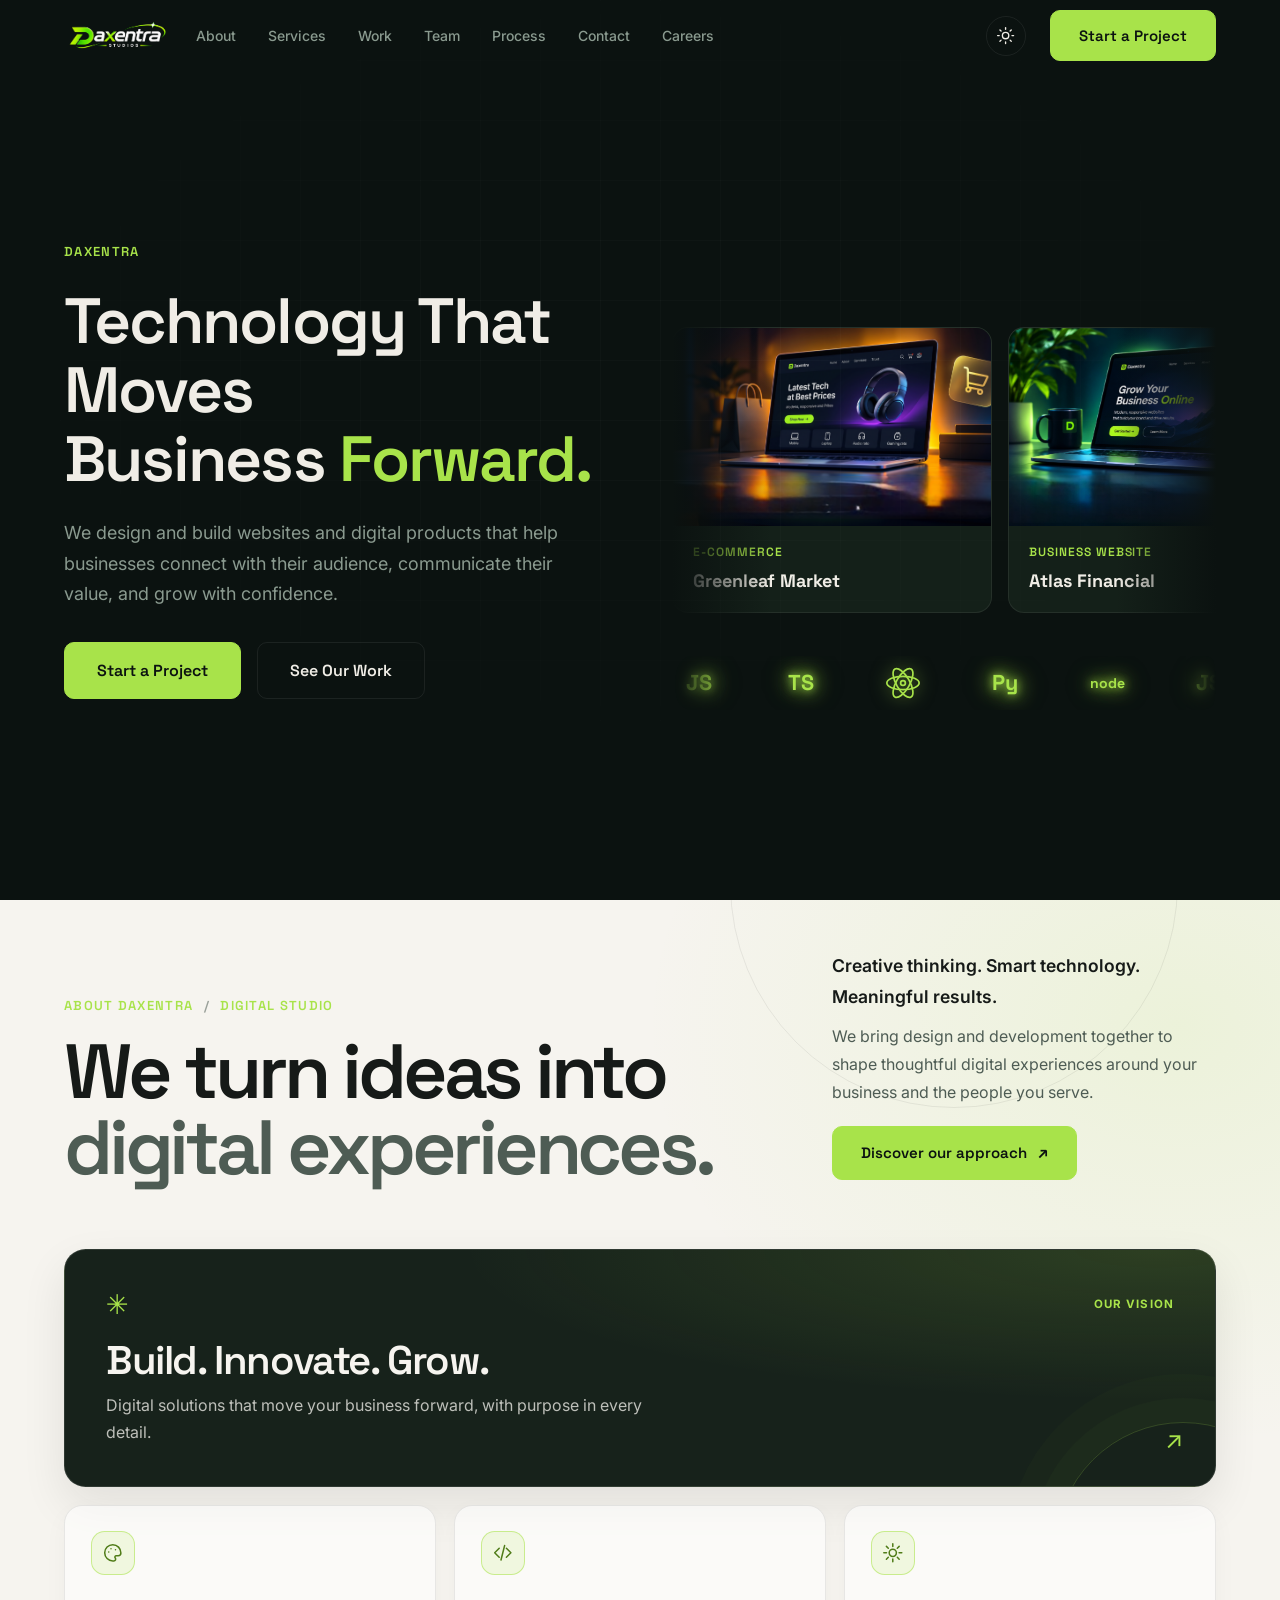
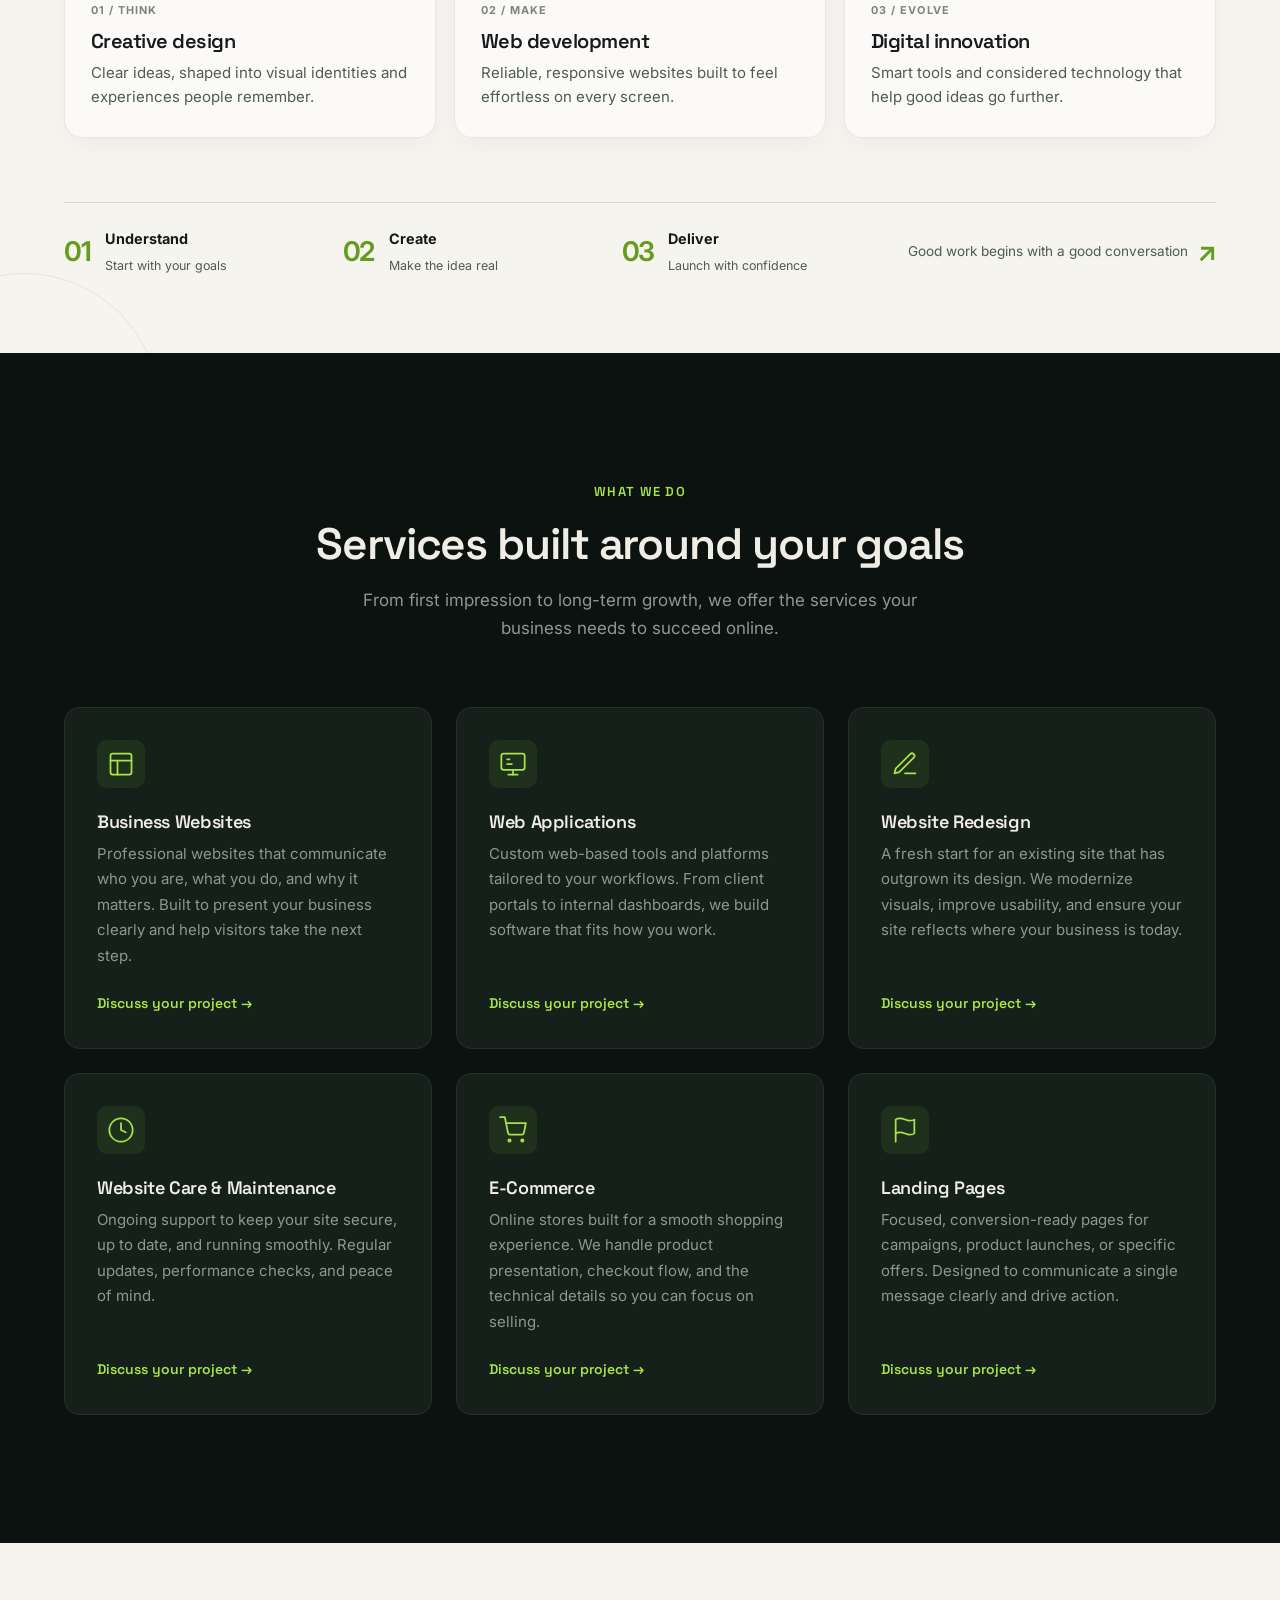
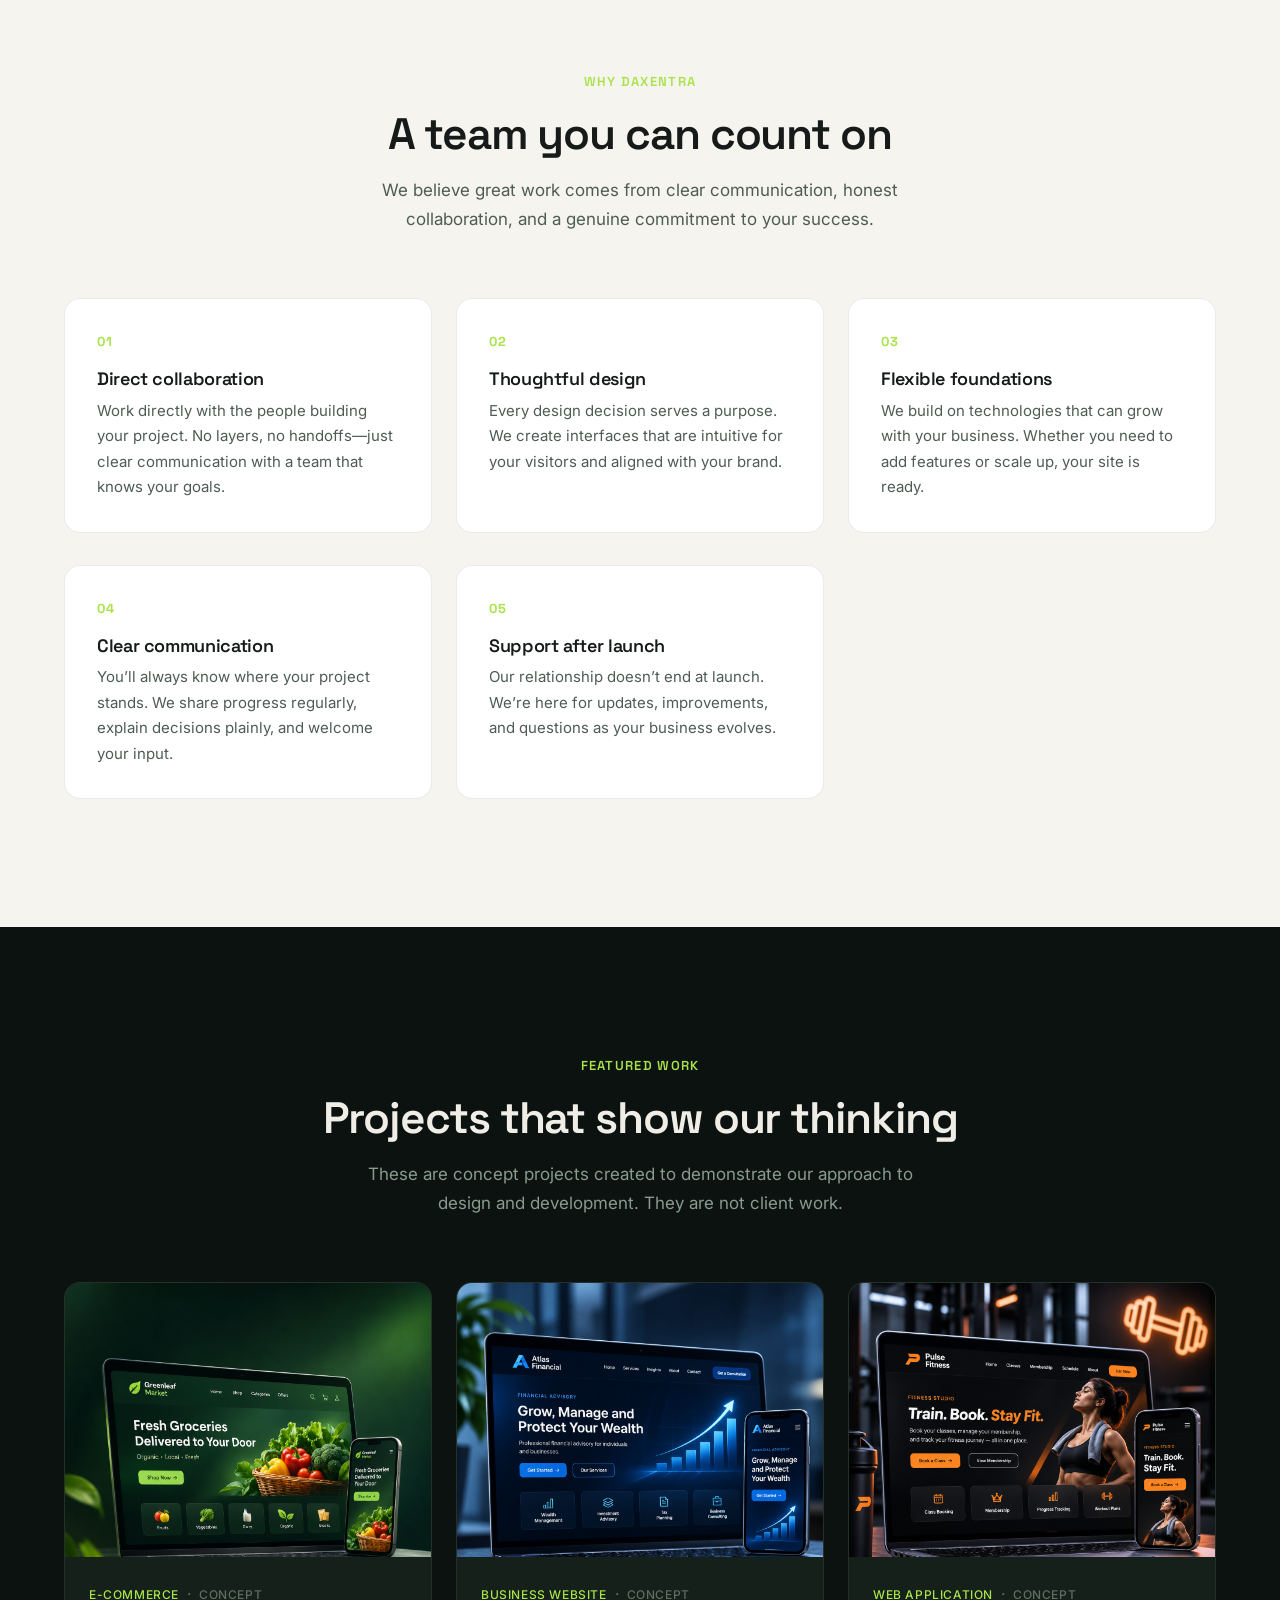
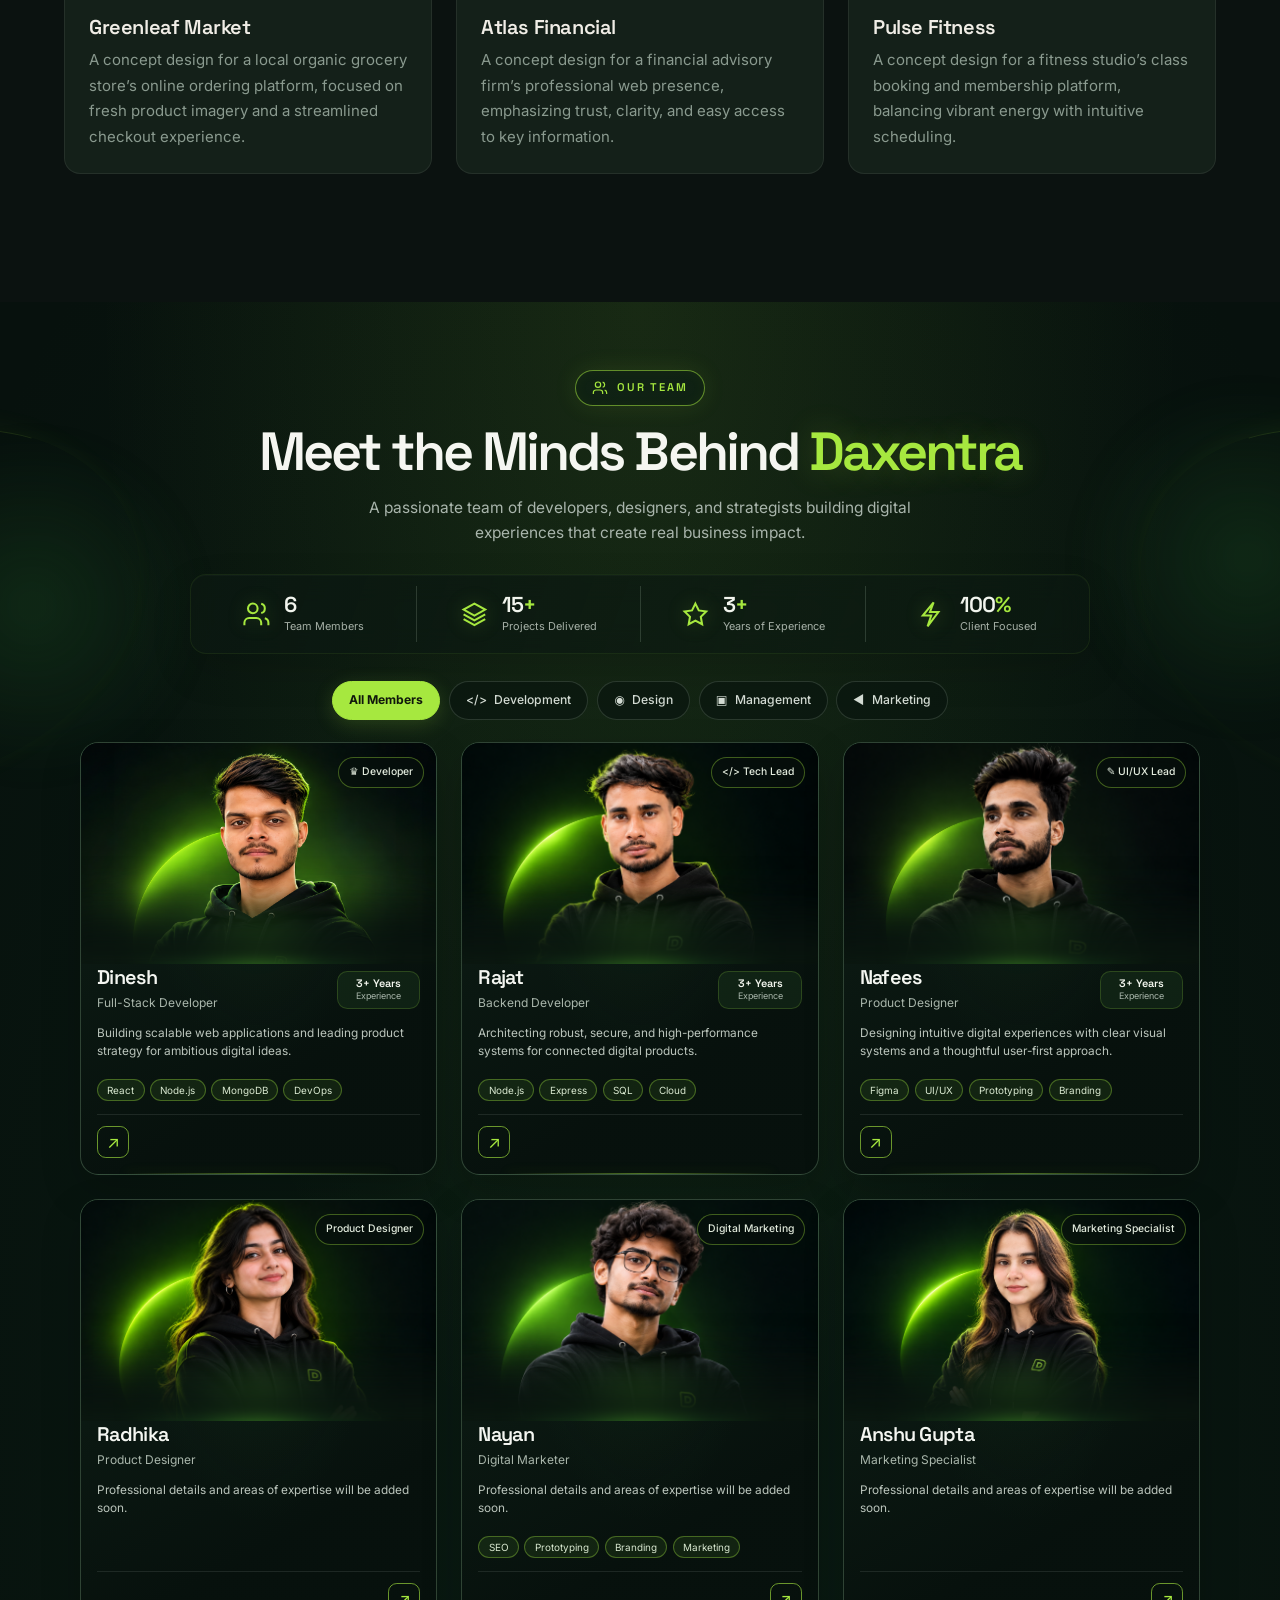
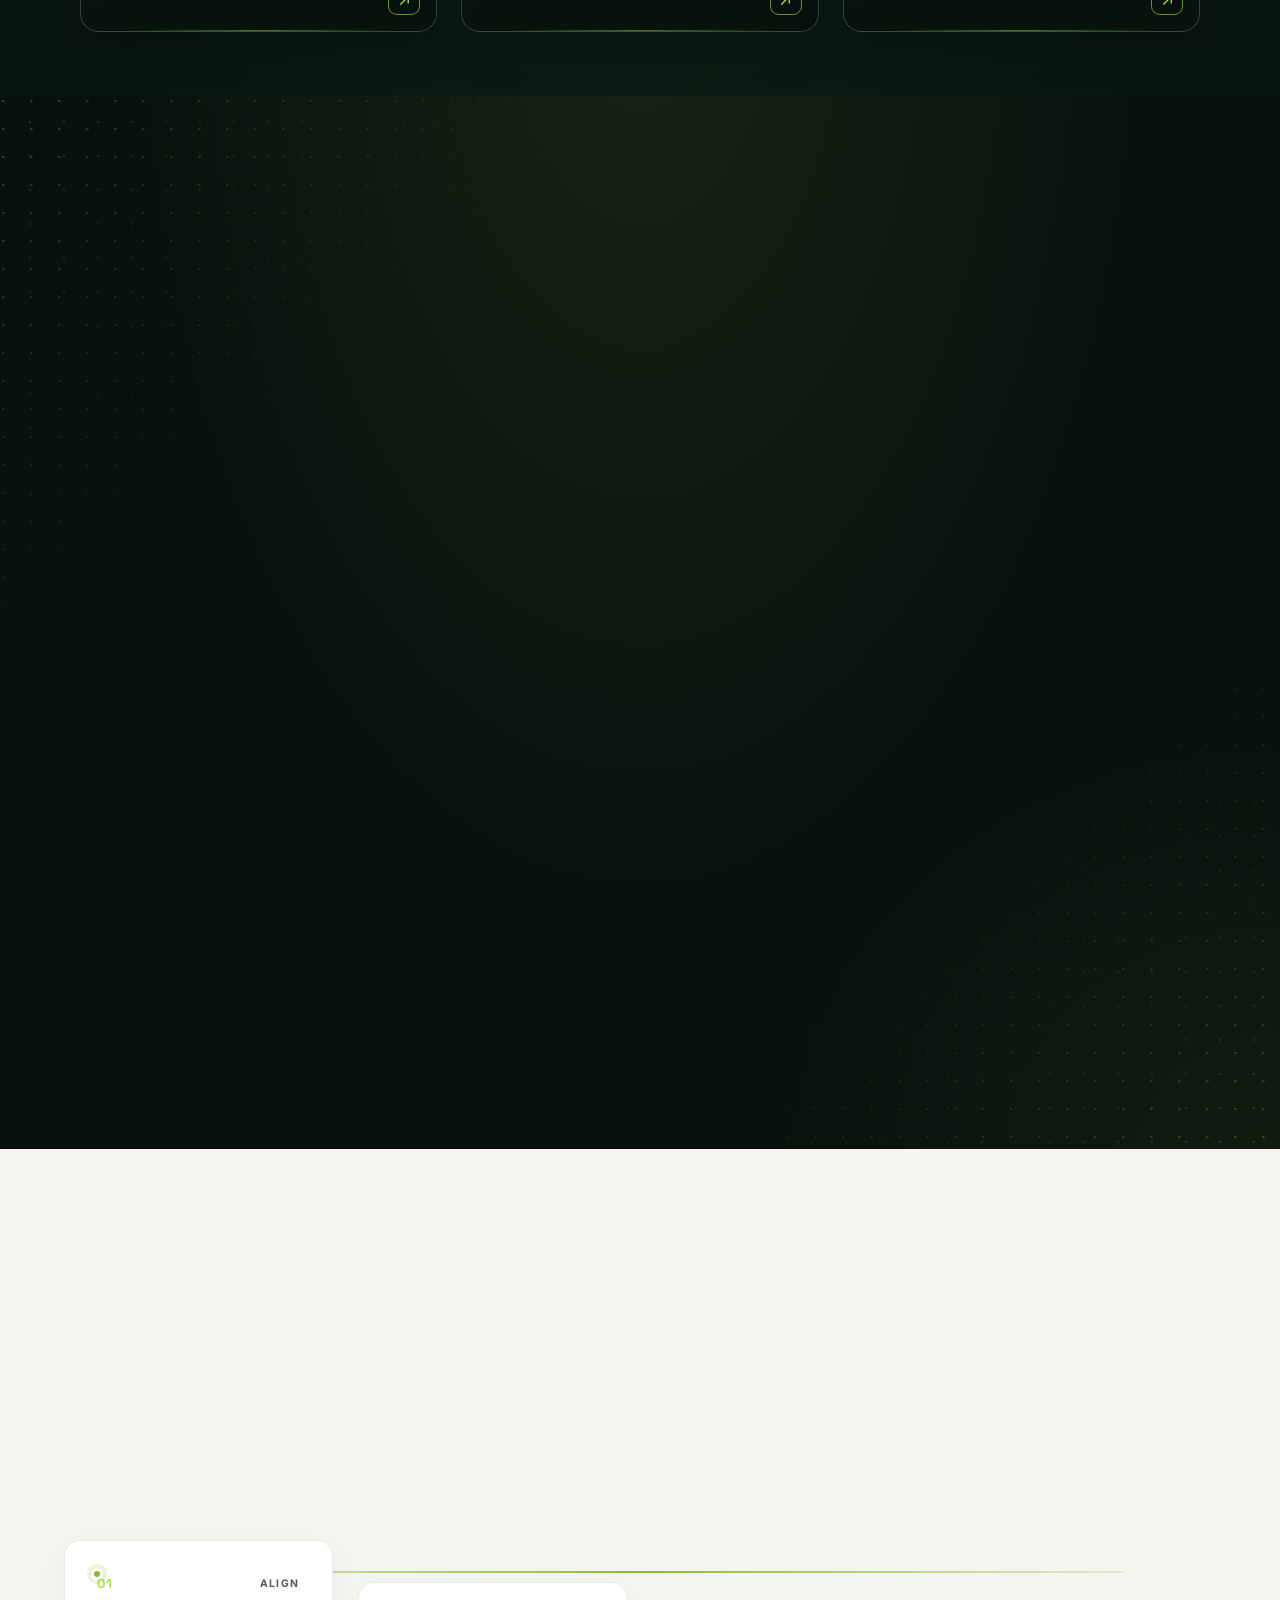
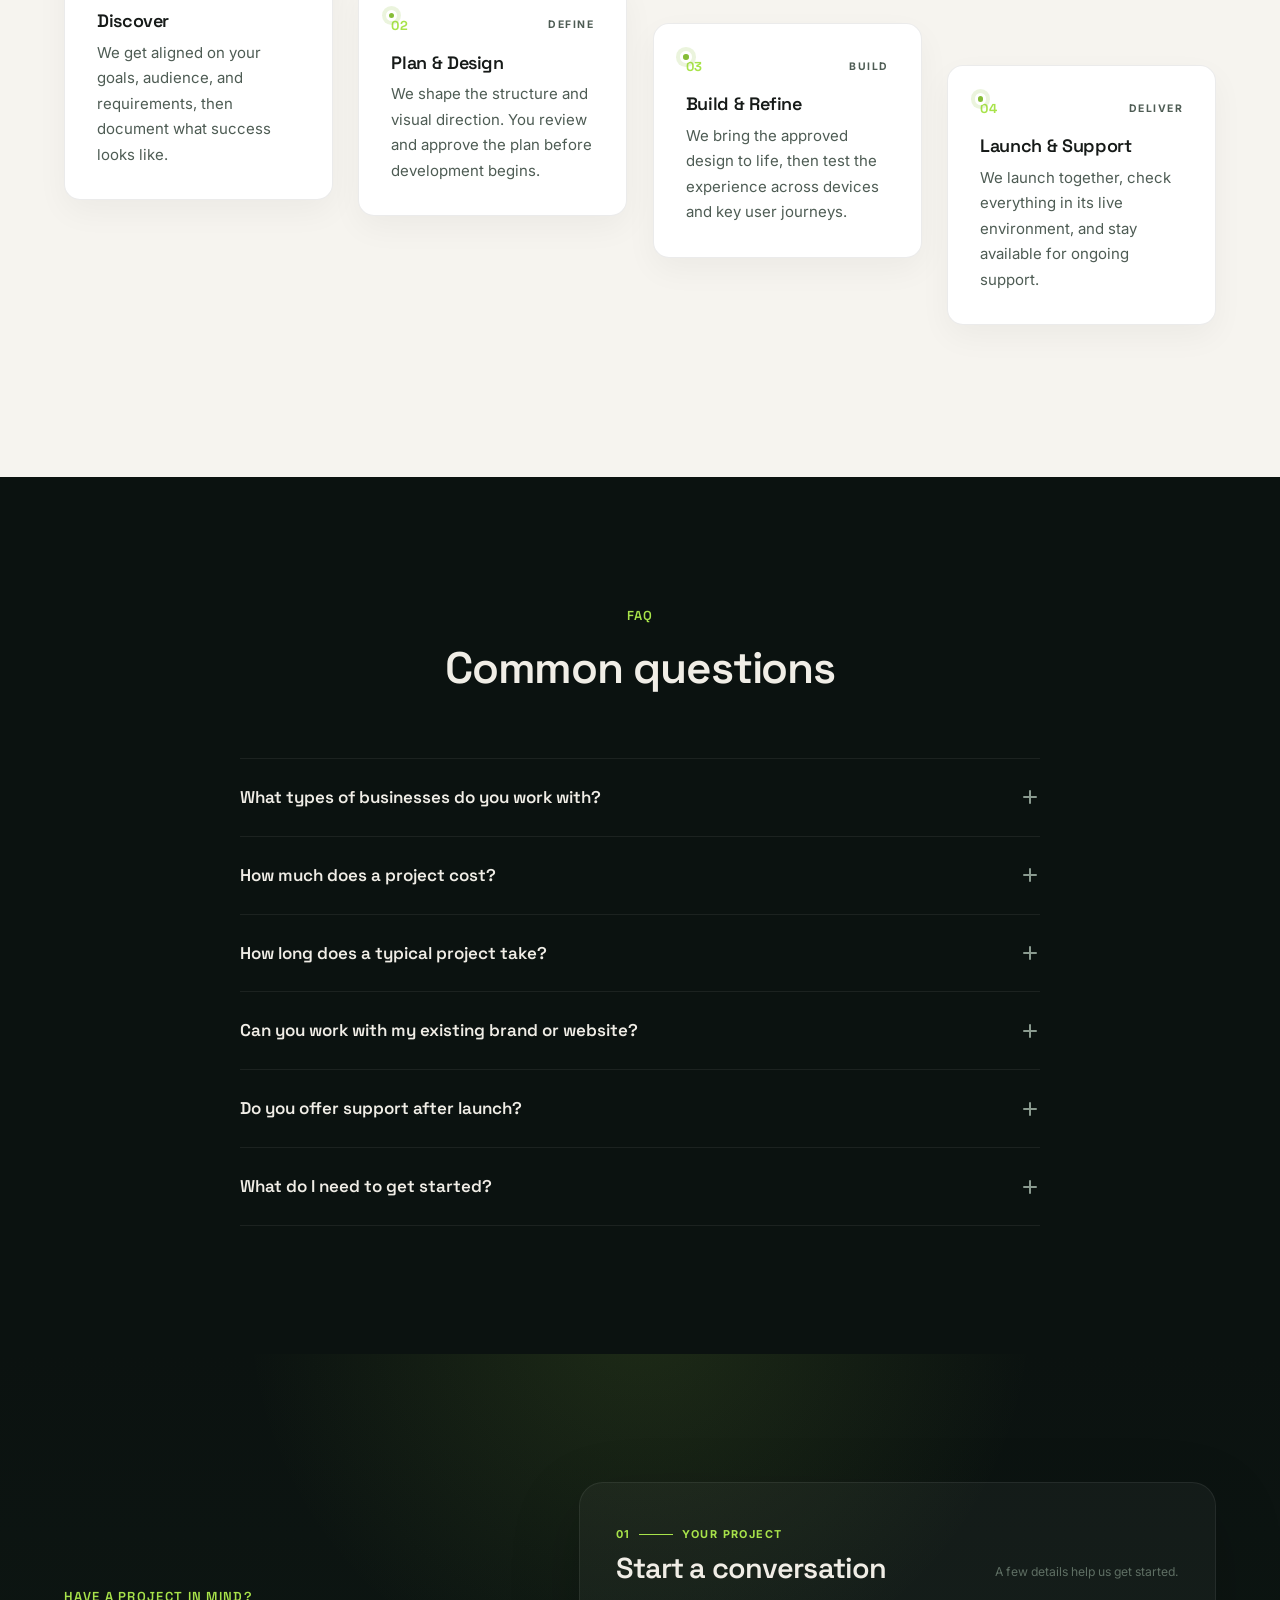
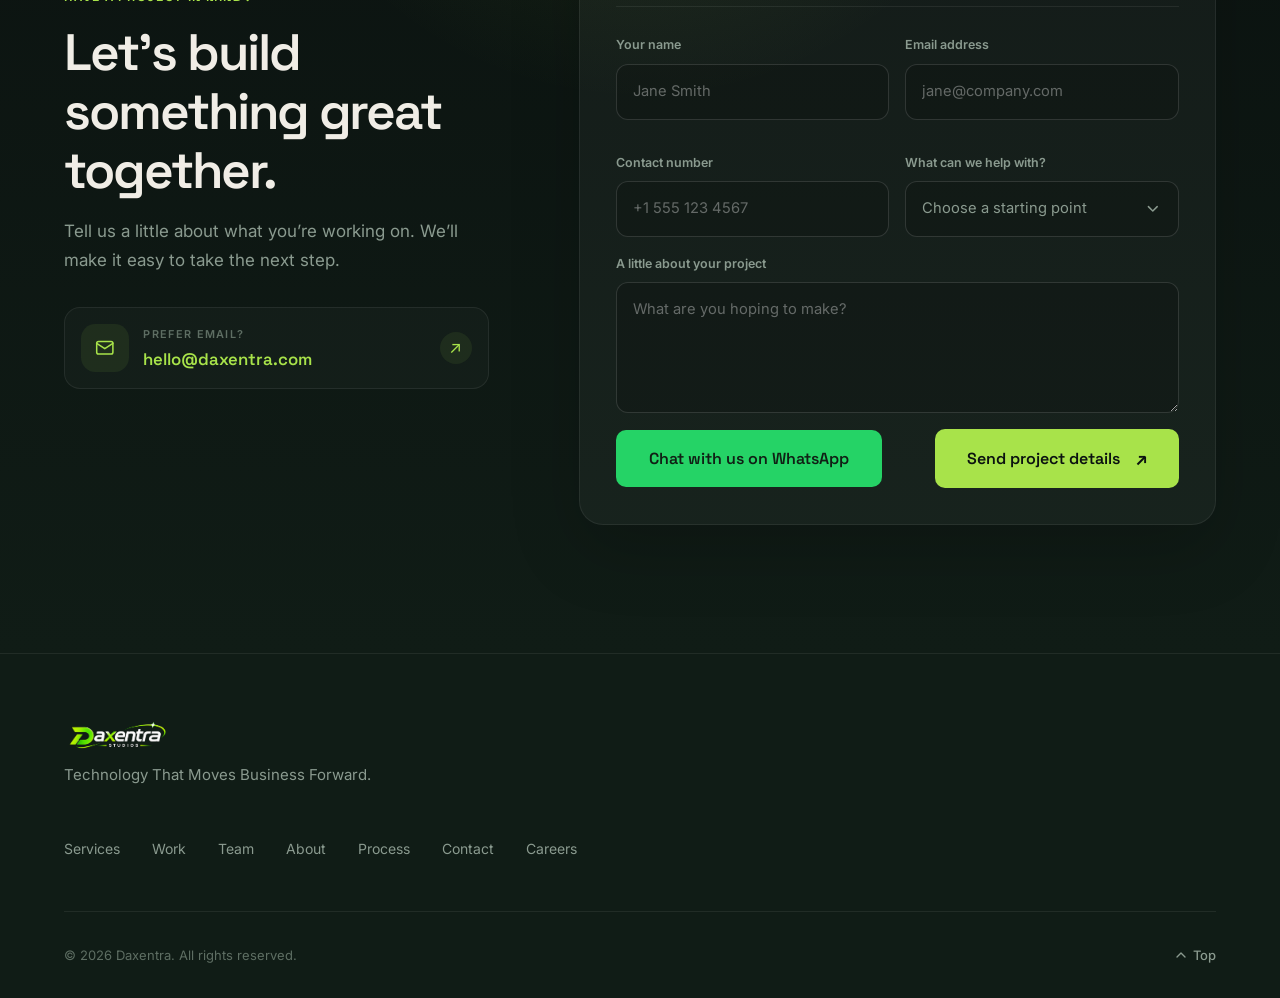
<file: index.html>
<!DOCTYPE html>
<html lang="en" data-theme="dark">
<head>
  <meta charset="UTF-8">
  <meta name="viewport" content="width=device-width, initial-scale=1.0">
  <link rel="icon" type="image/png" href="assets/images/Logo/brand_icon.png">
  <title>Daxentra — Studio</title>
  <meta name="description" content="Daxentra designs and builds websites and digital products for businesses. Clean code, thoughtful design, direct collaboration.">
  <link rel="preconnect" href="https://fonts.googleapis.com">
  <link rel="preconnect" href="https://fonts.gstatic.com" crossorigin>
  <link href="https://fonts.googleapis.com/css2?family=Inter:wght@400;500;600&family=Space+Grotesk:wght@400;500;600;700&display=swap" rel="stylesheet">
  <link rel="stylesheet" href="css/styles.css">
  <script src="js/theme-init.js"></script>
</head>
<body>

  <!-- Skip to content -->
  <a href="#main-content" class="skip-link">Skip to main content</a>

  <!-- ========== HEADER & NAVIGATION ========== -->
  <header class="site-header" id="site-header">
    <div class="container header-inner">
      <a href="#" class="logo" aria-label="Daxentra — Home">
        <img class="logo-image" src="assets/images/Logo/full_name_logo.png" alt="Daxentra">
      </a>

      <nav class="nav desktop-nav" id="main-nav" aria-label="Main navigation">
        <ul class="nav-links" id="nav-links" role="list">
          <li><a href="index.html#about" class="nav-link">About</a></li>
          <li><a href="index.html#services" class="nav-link">Services</a></li>
          <li><a href="index.html#work" class="nav-link">Work</a></li>
          <li><a href="index.html#team" class="nav-link">Team</a></li>
          <li><a href="index.html#process" class="nav-link">Process</a></li>
          <li><a href="index.html#contact" class="nav-link">Contact</a></li>
          <li><a href="careers.html" class="nav-link">Careers</a></li>
        </ul>
      </nav>

      <a href="index.html#contact" class="btn btn-primary nav-cta">Start a Project</a>

      <button class="theme-toggle" id="theme-toggle" type="button" aria-label="Switch to light theme" aria-pressed="false">
        <svg class="theme-icon theme-icon-sun" viewBox="0 0 24 24" aria-hidden="true"><circle cx="12" cy="12" r="4"/><path d="M12 2v2m0 16v2M4.93 4.93l1.42 1.42m11.3 11.3 1.42 1.42M2 12h2m16 0h2M4.93 19.07l1.42-1.42m11.3-11.3 1.42-1.42"/></svg>
        <svg class="theme-icon theme-icon-moon" viewBox="0 0 24 24" aria-hidden="true"><path d="M20.2 15.1A8.4 8.4 0 0 1 8.9 3.8 8.5 8.5 0 1 0 20.2 15.1Z"/></svg>
      </button>

      <button
        class="mobile-menu-btn"
        id="mobile-menu-btn"
        type="button"
        aria-expanded="false"
        aria-controls="mobile-nav"
        aria-label="Open navigation menu"
      >
        <span class="hamburger" aria-hidden="true">
          <span class="hamburger-line"></span>
          <span class="hamburger-line"></span>
          <span class="hamburger-line"></span>
        </span>
      </button>
    </div>

    <!-- Mobile Navigation Drawer: slides open between navbar and hero -->
    <nav class="mobile-nav-drawer" id="mobile-nav" aria-label="Mobile navigation">
      <div class="container mobile-nav-inner">
        <ul class="mobile-nav-links" id="mobile-nav-links" role="list">
          <li><a href="index.html#services" class="mobile-nav-link">Services</a></li>
          <li><a href="index.html#work" class="mobile-nav-link">Work</a></li>
          <li><a href="index.html#team" class="mobile-nav-link">Team</a></li>
          <li><a href="index.html#about" class="mobile-nav-link">About</a></li>
          <li><a href="index.html#process" class="mobile-nav-link">Process</a></li>
          <li><a href="index.html#contact" class="mobile-nav-link">Contact</a></li>
          <li><a href="careers.html" class="mobile-nav-link">Careers</a></li>
        </ul>
        <div class="mobile-nav-cta-wrapper">
          <a href="index.html#contact" class="btn btn-primary mobile-drawer-btn">Start a Project</a>
        </div>
      </div>
    </nav>
  </header>

  <!-- ========== MAIN CONTENT ========== -->
  <main id="main-content">

    <!-- ===== HERO ===== -->
    <section class="hero section-dark" id="home">
      <div class="container hero-inner">
        <div class="hero-content reveal">
          <p class="hero-label">Daxentra</p>
          <h1 class="hero-title">
            Technology That Moves<br>
            Business <span class="text-accent">Forward.</span>
          </h1>
          <p class="hero-description">
            We design and build websites and digital products that help businesses 
            connect with their audience, communicate their value, and grow with confidence.
          </p>
          <div class="hero-actions">
            <a href="contact.html" class="btn btn-primary btn-lg">Start a Project</a>
            <a href="index.html#work" class="btn btn-ghost btn-lg">See Our Work</a>
          </div>
        </div>
        <div class="hero-visual reveal" aria-hidden="true">
          <div class="tech-float-field" aria-hidden="true">
            <div class="tech-float-track">
              <div class="tech-float-group">
                <span class="tech-float-icon tech-float-js">JS</span>
                <span class="tech-float-icon tech-float-ts">TS</span>
                <span class="tech-float-icon tech-float-react"><svg viewBox="0 0 40 40"><ellipse cx="20" cy="20" rx="17" ry="7"/><ellipse cx="20" cy="20" rx="17" ry="7" transform="rotate(60 20 20)"/><ellipse cx="20" cy="20" rx="17" ry="7" transform="rotate(120 20 20)"/><circle cx="20" cy="20" r="2.5"/></svg></span>
                <span class="tech-float-icon tech-float-py">Py</span>
                <span class="tech-float-icon tech-float-node">node</span>
              </div>
              <div class="tech-float-group" aria-hidden="true">
                <span class="tech-float-icon tech-float-js">JS</span>
                <span class="tech-float-icon tech-float-ts">TS</span>
                <span class="tech-float-icon tech-float-react"><svg viewBox="0 0 40 40"><ellipse cx="20" cy="20" rx="17" ry="7"/><ellipse cx="20" cy="20" rx="17" ry="7" transform="rotate(60 20 20)"/><ellipse cx="20" cy="20" rx="17" ry="7" transform="rotate(120 20 20)"/><circle cx="20" cy="20" r="2.5"/></svg></span>
                <span class="tech-float-icon tech-float-py">Py</span>
                <span class="tech-float-icon tech-float-node">node</span>
              </div>
            </div>
          </div>
          <div class="carousel-showcase" id="project-carousel">
            <div class="carousel-track" id="carousel-track">
              <!-- Project cards injected by JS from the projects array -->
            </div>
            <div class="carousel-fade carousel-fade-left"></div>
            <div class="carousel-fade carousel-fade-right"></div>
          </div>
        </div>
      </div>
      <div class="hero-bg-grid" aria-hidden="true"></div>
    </section>

    <!-- ===== STUDIO INTRODUCTION ===== -->
    <section class="section section-light about-studio" id="about" aria-labelledby="about-title">
      <div class="container about-container">
        <div class="about-heading reveal">
          <div>
            <p class="section-label">About Daxentra <span aria-hidden="true">/</span> Digital studio</p>
            <h2 class="section-title" id="about-title">We turn ideas into <span>digital experiences.</span></h2>
          </div>
          <div class="about-intro-copy">
            <p>Creative thinking. Smart technology. Meaningful results.</p>
            <p>We bring design and development together to shape thoughtful digital experiences around your business and the people you serve.</p>
            <a class="btn btn-primary about-link" href="process.html">Discover our approach <span aria-hidden="true">↗</span></a>
          </div>
        </div>

        <div class="about-vision reveal" aria-label="Our vision">
          <div class="about-vision-top"><span class="about-mark" aria-hidden="true">✳</span><span class="about-vision-label">Our vision</span></div>
          <h3>Build. Innovate. Grow.</h3>
          <p>Digital solutions that move your business forward, with purpose in every detail.</p>
          <span class="about-vision-arrow" aria-hidden="true">↗</span>
        </div>

        <div class="about-cards" aria-label="What we bring to every project">
          <article class="about-card reveal" style="--reveal-delay: 80ms">
            <span class="about-card-icon" aria-hidden="true"><svg viewBox="0 0 24 24"><path d="M12 3a9 9 0 1 0 0 18h1.2a2 2 0 0 0 1.5-3.3 1.5 1.5 0 0 1 1.1-2.5H18a3 3 0 0 0 3-3c0-5.1-4-9.2-9-9.2Z"/><path d="M7.5 11h.01M10 7.5h.01M15 8.5h.01"/></svg></span>
            <span class="about-card-index">01 / THINK</span>
            <h3>Creative design</h3>
            <p>Clear ideas, shaped into visual identities and experiences people remember.</p>
            <span class="about-card-arrow" aria-hidden="true">↗</span>
          </article>
          <article class="about-card reveal" style="--reveal-delay: 160ms">
            <span class="about-card-icon" aria-hidden="true"><svg viewBox="0 0 24 24"><path d="m8 7-5 5 5 5M16 7l5 5-5 5M14 4l-4 16"/></svg></span>
            <span class="about-card-index">02 / MAKE</span>
            <h3>Web development</h3>
            <p>Reliable, responsive websites built to feel effortless on every screen.</p>
            <span class="about-card-arrow" aria-hidden="true">↗</span>
          </article>
          <article class="about-card reveal" style="--reveal-delay: 240ms">
            <span class="about-card-icon" aria-hidden="true"><svg viewBox="0 0 24 24"><path d="M12 2v3m0 14v3M4.9 4.9 7 7m10 10 2.1 2.1M2 12h3m14 0h3M4.9 19.1 7 17m10-10 2.1-2.1"/><circle cx="12" cy="12" r="4"/></svg></span>
            <span class="about-card-index">03 / EVOLVE</span>
            <h3>Digital innovation</h3>
            <p>Smart tools and considered technology that help good ideas go further.</p>
            <span class="about-card-arrow" aria-hidden="true">↗</span>
          </article>
        </div>

        <ol class="about-process reveal" aria-label="Our process">
          <li><span>01</span><div><strong>Understand</strong><small>Start with your goals</small></div></li>
          <li><span>02</span><div><strong>Create</strong><small>Make the idea real</small></div></li>
          <li><span>03</span><div><strong>Deliver</strong><small>Launch with confidence</small></div></li>
          <li class="about-process-note">Good work begins with a good conversation <span aria-hidden="true">↗</span></li>
        </ol>
      </div>
    </section>

    <!-- ===== SERVICES ===== -->
    <section class="section section-dark" id="services">
      <div class="container">
        <div class="section-header reveal">
          <p class="section-label">What We Do</p>
          <h2 class="section-title">Services built around your goals</h2>
          <p class="section-description">
            From first impression to long-term growth, we offer the services your business needs 
            to succeed online.
          </p>
        </div>

        <div class="services-grid">

          <article class="service-card reveal">
            <div class="service-icon" aria-hidden="true">
              <svg width="28" height="28" viewBox="0 0 24 24" fill="none" stroke="currentColor" stroke-width="1.5" stroke-linecap="round" stroke-linejoin="round"><rect x="3" y="3" width="18" height="18" rx="2"/><path d="M3 9h18"/><path d="M9 21V9"/></svg>
            </div>
            <h3 class="service-title">Business Websites</h3>
            <p class="service-description">
              Professional websites that communicate who you are, what you do, and why it matters. 
              Built to present your business clearly and help visitors take the next step.
            </p>
            <a href="contact.html" class="service-link">
              Discuss your project <span aria-hidden="true">&rarr;</span>
            </a>
          </article>

          <article class="service-card reveal">
            <div class="service-icon" aria-hidden="true">
              <svg width="28" height="28" viewBox="0 0 24 24" fill="none" stroke="currentColor" stroke-width="1.5" stroke-linecap="round" stroke-linejoin="round"><rect x="2" y="3" width="20" height="14" rx="2"/><path d="M8 21h8"/><path d="M12 17v4"/><path d="M7 8h2"/><path d="M7 12h4"/></svg>
            </div>
            <h3 class="service-title">Web Applications</h3>
            <p class="service-description">
              Custom web-based tools and platforms tailored to your workflows. From client portals 
              to internal dashboards, we build software that fits how you work.
            </p>
            <a href="contact.html" class="service-link">
              Discuss your project <span aria-hidden="true">&rarr;</span>
            </a>
          </article>

          <article class="service-card reveal">
            <div class="service-icon" aria-hidden="true">
              <svg width="28" height="28" viewBox="0 0 24 24" fill="none" stroke="currentColor" stroke-width="1.5" stroke-linecap="round" stroke-linejoin="round"><path d="M12 20h9"/><path d="M16.5 3.5a2.12 2.12 0 0 1 3 3L7 19l-4 1 1-4Z"/></svg>
            </div>
            <h3 class="service-title">Website Redesign</h3>
            <p class="service-description">
              A fresh start for an existing site that has outgrown its design. We modernize visuals, 
              improve usability, and ensure your site reflects where your business is today.
            </p>
            <a href="contact.html" class="service-link">
              Discuss your project <span aria-hidden="true">&rarr;</span>
            </a>
          </article>

          <article class="service-card reveal">
            <div class="service-icon" aria-hidden="true">
              <svg width="28" height="28" viewBox="0 0 24 24" fill="none" stroke="currentColor" stroke-width="1.5" stroke-linecap="round" stroke-linejoin="round"><path d="M12 22c5.523 0 10-4.477 10-10S17.523 2 12 2 2 6.477 2 12s4.477 10 10 10z"/><path d="M12 6v6l4 2"/></svg>
            </div>
            <h3 class="service-title">Website Care &amp; Maintenance</h3>
            <p class="service-description">
              Ongoing support to keep your site secure, up to date, and running smoothly. 
              Regular updates, performance checks, and peace of mind.
            </p>
            <a href="contact.html" class="service-link">
              Discuss your project <span aria-hidden="true">&rarr;</span>
            </a>
          </article>

          <article class="service-card reveal">
            <div class="service-icon" aria-hidden="true">
              <svg width="28" height="28" viewBox="0 0 24 24" fill="none" stroke="currentColor" stroke-width="1.5" stroke-linecap="round" stroke-linejoin="round"><circle cx="9" cy="21" r="1"/><circle cx="20" cy="21" r="1"/><path d="M1 1h4l2.68 13.39a2 2 0 0 0 2 1.61h9.72a2 2 0 0 0 2-1.61L23 6H6"/></svg>
            </div>
            <h3 class="service-title">E-Commerce</h3>
            <p class="service-description">
              Online stores built for a smooth shopping experience. We handle product presentation, 
              checkout flow, and the technical details so you can focus on selling.
            </p>
            <a href="contact.html" class="service-link">
              Discuss your project <span aria-hidden="true">&rarr;</span>
            </a>
          </article>

          <article class="service-card reveal">
            <div class="service-icon" aria-hidden="true">
              <svg width="28" height="28" viewBox="0 0 24 24" fill="none" stroke="currentColor" stroke-width="1.5" stroke-linecap="round" stroke-linejoin="round"><path d="M4 15s1-1 4-1 5 2 8 2 4-1 4-1V3s-1 1-4 1-5-2-8-2-4 1-4 1z"/><line x1="4" y1="22" x2="4" y2="15"/></svg>
            </div>
            <h3 class="service-title">Landing Pages</h3>
            <p class="service-description">
              Focused, conversion-ready pages for campaigns, product launches, or specific offers. 
              Designed to communicate a single message clearly and drive action.
            </p>
            <a href="contact.html" class="service-link">
              Discuss your project <span aria-hidden="true">&rarr;</span>
            </a>
          </article>

        </div>
      </div>
    </section>

    <!-- ===== WHY CHOOSE DAXENTRA ===== -->
    <section class="section section-light" id="why-us">
      <div class="container">
        <div class="section-header reveal">
          <p class="section-label">Why Daxentra</p>
          <h2 class="section-title">A team you can count on</h2>
          <p class="section-description">
            We believe great work comes from clear communication, honest collaboration, 
            and a genuine commitment to your success.
          </p>
        </div>

        <div class="values-grid">

          <div class="value-item reveal">
            <div class="value-number" aria-hidden="true">01</div>
            <h3 class="value-title">Direct collaboration</h3>
            <p class="value-description">
              Work directly with the people building your project. No layers, no 
              handoffs&mdash;just clear communication with a team that knows your goals.
            </p>
          </div>

          <div class="value-item reveal">
            <div class="value-number" aria-hidden="true">02</div>
            <h3 class="value-title">Thoughtful design</h3>
            <p class="value-description">
              Every design decision serves a purpose. We create interfaces that are 
              intuitive for your visitors and aligned with your brand.
            </p>
          </div>

          <div class="value-item reveal">
            <div class="value-number" aria-hidden="true">03</div>
            <h3 class="value-title">Flexible foundations</h3>
            <p class="value-description">
              We build on technologies that can grow with your business. Whether you 
              need to add features or scale up, your site is ready.
            </p>
          </div>

          <div class="value-item reveal">
            <div class="value-number" aria-hidden="true">04</div>
            <h3 class="value-title">Clear communication</h3>
            <p class="value-description">
              You&rsquo;ll always know where your project stands. We share progress 
              regularly, explain decisions plainly, and welcome your input.
            </p>
          </div>

          <div class="value-item reveal">
            <div class="value-number" aria-hidden="true">05</div>
            <h3 class="value-title">Support after launch</h3>
            <p class="value-description">
              Our relationship doesn&rsquo;t end at launch. We&rsquo;re here for 
              updates, improvements, and questions as your business evolves.
            </p>
          </div>

        </div>
      </div>
    </section>

    <!-- ===== FEATURED WORK ===== -->
    <section class="section section-dark" id="work">
      <div class="container">
        <div class="section-header reveal">
          <p class="section-label">Featured Work</p>
          <h2 class="section-title">Projects that show our thinking</h2>
          <p class="section-description">
            These are concept projects created to demonstrate our approach to design 
            and development. They are not client work.
          </p>
        </div>

        <div class="work-grid">

          <article class="work-card reveal">
            <div class="work-image work-image-1" aria-label="Concept project: Greenleaf Market">
                <img src="assets/images/Work/Greenleaf_Market_Grocery_Mockup.png" alt="">

              <div class="work-image-inner">
                <div class="concept-badge">Concept Project</div>
              </div>
            </div>
            <div class="work-info">
              <div class="work-meta">
                <span class="work-category">E-Commerce</span>
                <span class="work-divider" aria-hidden="true">&middot;</span>
                <span class="work-type">Concept</span>
              </div>
              <h3 class="work-title">Greenleaf Market</h3>
              <p class="work-description">
                <!-- PLACEHOLDER: Replace with real project description -->
                A concept design for a local organic grocery store&rsquo;s online ordering 
                platform, focused on fresh product imagery and a streamlined checkout experience.
              </p>
            </div>
          </article>

          <article class="work-card reveal">
            <div class="work-image work-image-2" aria-label="Concept project: Atlas Financial">
                <img src="assets/images/Work/Atlas_Financial_Wealth_Advisory_Mockup copy.png" alt="">

              <div class="work-image-inner">
                <div class="concept-badge">Concept Project</div>
              </div>
            </div>
            <div class="work-info">
              <div class="work-meta">
                <span class="work-category">Business Website</span>
                <span class="work-divider" aria-hidden="true">&middot;</span>
                <span class="work-type">Concept</span>
              </div>
              <h3 class="work-title">Atlas Financial</h3>
              <p class="work-description">
                <!-- PLACEHOLDER: Replace with real project description -->
                A concept design for a financial advisory firm&rsquo;s professional web 
                presence, emphasizing trust, clarity, and easy access to key information.
              </p>
            </div>
          </article>

          <article class="work-card reveal">
            <div class="work-image work-image-3" aria-label="Concept project: Pulse Fitness">
                <img src="assets/images/Work/Pulse_Fitness_Neon_Gym_Showcase.png" alt="">

              <div class="work-image-inner">
                <div class="concept-badge">Concept Project</div>
              </div>
            </div>
            <div class="work-info">
              <div class="work-meta">
                <span class="work-category">Web Application</span>
                <span class="work-divider" aria-hidden="true">&middot;</span>
                <span class="work-type">Concept</span>
              </div>
              <h3 class="work-title">Pulse Fitness</h3>
              <p class="work-description">
                <!-- PLACEHOLDER: Replace with real project description -->
                A concept design for a fitness studio&rsquo;s class booking and membership 
                platform, balancing vibrant energy with intuitive scheduling.
              </p>
            </div>
          </article>

        </div>
      </div>
    </section>

    <!-- ===== TEAM PREVIEW ===== -->
    <section class="team-directory team-home" id="team" aria-labelledby="team-title">
      <div class="team-ambient team-ambient-left" aria-hidden="true"></div>
      <div class="team-ambient team-ambient-right" aria-hidden="true"></div>
      <div class="container">
        <header class="team-hero reveal">
          <p class="team-kicker">
            <svg viewBox="0 0 24 24" fill="none" stroke="currentColor" stroke-width="1.8" aria-hidden="true"><path d="M16 21v-2a4 4 0 0 0-4-4H6a4 4 0 0 0-4 4v2"/><circle cx="9" cy="7" r="4"/><path d="M22 21v-2a4 4 0 0 0-3-3.87M16 3.13a4 4 0 0 1 0 7.75"/></svg>
            Our Team
          </p>
          <h2 id="team-title">Meet the Minds Behind <span>Daxentra</span></h2>
          <p class="team-hero-copy">A passionate team of developers, designers, and strategists building digital experiences that create real business impact.</p>
        </header>

        <div class="team-stats reveal" aria-label="Team highlights">
          <div class="team-stat"><svg viewBox="0 0 24 24" fill="none" stroke="currentColor" stroke-width="1.7" aria-hidden="true"><path d="M16 21v-2a4 4 0 0 0-4-4H6a4 4 0 0 0-4 4v2"/><circle cx="9" cy="7" r="4"/><path d="M22 21v-2a4 4 0 0 0-3-3.87M16 3.13a4 4 0 0 1 0 7.75"/></svg><div><strong>6</strong><span>Team Members</span></div></div>
          <div class="team-stat"><svg viewBox="0 0 24 24" fill="none" stroke="currentColor" stroke-width="1.7" aria-hidden="true"><path d="m12 3 9 5-9 5-9-5 9-5Z"/><path d="m3 12 9 5 9-5M3 16l9 5 9-5"/></svg><div><strong>15<span>+</span></strong><span>Projects Delivered</span></div></div>
          <div class="team-stat"><svg viewBox="0 0 24 24" fill="none" stroke="currentColor" stroke-width="1.7" aria-hidden="true"><path d="m12 3 2.8 5.7 6.2.9-4.5 4.4 1.1 6.2-5.6-3-5.6 3 1.1-6.2L3 9.6l6.2-.9L12 3Z"/></svg><div><strong>3<span>+</span></strong><span>Years of Experience</span></div></div>
          <div class="team-stat"><svg viewBox="0 0 24 24" fill="none" stroke="currentColor" stroke-width="1.7" aria-hidden="true"><path d="m13 2-3 8h7L8 22l3-9H4l9-11Z"/></svg><div><strong>100<span>%</span></strong><span>Client Focused</span></div></div>
        </div>

        <div class="team-controls">
          <div class="team-filters" role="group" aria-label="Filter team members" data-team-filters>
            <button type="button" class="team-filter is-active" data-team-filter="all" aria-pressed="true">All Members</button>
            <button type="button" class="team-filter" data-team-filter="development" aria-pressed="false"><span aria-hidden="true">&lt;/&gt;</span> Development</button>
            <button type="button" class="team-filter" data-team-filter="design" aria-pressed="false"><span aria-hidden="true">◉</span> Design</button>
            <button type="button" class="team-filter" data-team-filter="management" aria-pressed="false"><span aria-hidden="true">▣</span> Management</button>
            <button type="button" class="team-filter" data-team-filter="marketing" aria-pressed="false"><span aria-hidden="true">◀</span> Marketing</button>
          </div>
          <p class="team-filter-status sr-only" id="team-filter-status" aria-live="polite" aria-atomic="true">Showing 6 team members</p>
        </div>

        <div class="team-grid" data-team-grid>
          <article class="team-member reveal" data-categories="development management">
            <div class="team-member-visual"><span class="team-member-glow" aria-hidden="true"></span><img src="assets/images/Team/Dinesh_profile_pic.png" alt="Portrait of Dinesh" loading="lazy"><span class="team-member-role">♛ Developer</span></div>
            <div class="team-member-content">
              <div class="team-member-heading"><div><h2>Dinesh</h2><p>Full-Stack Developer</p></div><span class="team-experience"><strong>3+ Years</strong><span>Experience</span></span></div>
              <p class="team-member-bio">Building scalable web applications and leading product strategy for ambitious digital ideas.</p>
              <ul class="team-tags" aria-label="Specialties"><li>React</li><li>Node.js</li><li>MongoDB</li><li>DevOps</li></ul>
              <div class="team-member-footer">
                <div class="team-socials" aria-label="Social profiles">
                  <a href="https://www.linkedin.com/" target="_blank" rel="noopener noreferrer" aria-label="Dinesh on LinkedIn — replace with profile URL"><svg viewBox="0 0 24 24" aria-hidden="true"><path d="M20.45 20.45h-3.56v-5.57c0-1.33-.02-3.04-1.85-3.04-1.85 0-2.13 1.44-2.13 2.94v5.67H9.35V9h3.42v1.56h.05c.48-.9 1.64-1.85 3.37-1.85 3.6 0 4.27 2.37 4.27 5.45v6.29ZM5.34 7.43a2.06 2.06 0 1 1 0-4.12 2.06 2.06 0 0 1 0 4.12ZM7.12 20.45H3.56V9h3.56v11.45Z"/></svg></a>
                  <a href="https://www.instagram.com/" target="_blank" rel="noopener noreferrer" aria-label="Dinesh on Instagram — replace with profile URL"><svg viewBox="0 0 24 24" aria-hidden="true"><rect x="3" y="3" width="18" height="18" rx="5"/><circle cx="12" cy="12" r="4"/><circle class="icon-fill" cx="17.5" cy="6.5" r="1"/></svg></a>
                  <a href="https://github.com/" target="_blank" rel="noopener noreferrer" aria-label="Dinesh on GitHub — replace with profile URL"><svg viewBox="0 0 24 24" aria-hidden="true"><path d="M12 .9a11.1 11.1 0 0 0-3.51 21.63c.56.1.76-.24.76-.54v-2.08c-3.1.67-3.75-1.32-3.75-1.32-.5-1.29-1.24-1.63-1.24-1.63-1.01-.7.08-.69.08-.69 1.12.08 1.71 1.15 1.71 1.15 1 1.7 2.62 1.21 3.26.93.1-.73.39-1.21.71-1.49-2.47-.28-5.07-1.24-5.07-5.52 0-1.22.44-2.21 1.15-2.99-.12-.28-.5-1.42.11-2.95 0 0 .94-.3 3.05 1.14a10.6 10.6 0 0 1 5.56 0c2.11-1.44 3.04-1.14 3.04-1.14.61 1.53.23 2.67.11 2.95.72.78 1.15 1.77 1.15 2.99 0 4.29-2.6 5.23-5.08 5.51.4.35.76 1.02.76 2.06v3.08c0 .3.2.65.77.54A11.1 11.1 0 0 0 12 .9Z"/></svg></a>
                </div>
                <a class="team-member-link" href="team.html#team" aria-label="View Dinesh's team profile"><span aria-hidden="true">↗</span></a>
              </div>
            </div>
          </article>

            <article class="team-member reveal" data-categories="development">
            <div class="team-member-visual"><span class="team-member-glow" aria-hidden="true"></span><img src="assets/images/Team/Rajat_profile_pic.jpg" alt="Portrait of Rajat" loading="lazy"><span class="team-member-role">&lt;/&gt; Tech Lead</span></div>
            <div class="team-member-content">
              <div class="team-member-heading"><div><h2>Rajat</h2><p>Backend Developer</p></div><span class="team-experience"><strong>3+ Years</strong><span>Experience</span></span></div>
              <p class="team-member-bio">Architecting robust, secure, and high-performance systems for connected digital products.</p>
              <ul class="team-tags" aria-label="Specialties"><li>Node.js</li><li>Express</li><li>SQL</li><li>Cloud</li></ul>
              <div class="team-member-footer">
                <div class="team-socials" aria-label="Social profiles">
                  <a href="https://www.linkedin.com/" target="_blank" rel="noopener noreferrer" aria-label="Rajat on LinkedIn — replace with profile URL"><svg viewBox="0 0 24 24" aria-hidden="true"><path d="M20.45 20.45h-3.56v-5.57c0-1.33-.02-3.04-1.85-3.04-1.85 0-2.13 1.44-2.13 2.94v5.67H9.35V9h3.42v1.56h.05c.48-.9 1.64-1.85 3.37-1.85 3.6 0 4.27 2.37 4.27 5.45v6.29ZM5.34 7.43a2.06 2.06 0 1 1 0-4.12 2.06 2.06 0 0 1 0 4.12ZM7.12 20.45H3.56V9h3.56v11.45Z"/></svg></a>
                  <a href="https://www.instagram.com/" target="_blank" rel="noopener noreferrer" aria-label="Rajat on Instagram — replace with profile URL"><svg viewBox="0 0 24 24" aria-hidden="true"><rect x="3" y="3" width="18" height="18" rx="5"/><circle cx="12" cy="12" r="4"/><circle class="icon-fill" cx="17.5" cy="6.5" r="1"/></svg></a>
                  <a href="https://github.com/" target="_blank" rel="noopener noreferrer" aria-label="Rajat on GitHub — replace with profile URL"><svg viewBox="0 0 24 24" aria-hidden="true"><path d="M12 .9a11.1 11.1 0 0 0-3.51 21.63c.56.1.76-.24.76-.54v-2.08c-3.1.67-3.75-1.32-3.75-1.32-.5-1.29-1.24-1.63-1.24-1.63-1.01-.7.08-.69.08-.69 1.12.08 1.71 1.15 1.71 1.15 1 1.7 2.62 1.21 3.26.93.1-.73.39-1.21.71-1.49-2.47-.28-5.07-1.24-5.07-5.52 0-1.22.44-2.21 1.15-2.99-.12-.28-.5-1.42.11-2.95 0 0 .94-.3 3.05 1.14a10.6 10.6 0 0 1 5.56 0c2.11-1.44 3.04-1.14 3.04-1.14.61 1.53.23 2.67.11 2.95.72.78 1.15 1.77 1.15 2.99 0 4.29-2.6 5.23-5.08 5.51.4.35.76 1.02.76 2.06v3.08c0 .3.2.65.77.54A11.1 11.1 0 0 0 12 .9Z"/></svg></a>
                </div>
                <a class="team-member-link" href="team.html#team" aria-label="View Rajat's team profile"><span aria-hidden="true">↗</span></a>
              </div>
            </div>
          </article>

          <article class="team-member reveal" data-categories="design marketing">
            <div class="team-member-visual"><span class="team-member-glow" aria-hidden="true"></span><img src="assets/images/Team/Nafees_profile_pic.jpg" alt="Portrait of Nafees" loading="lazy"><span class="team-member-role">✎ UI/UX Lead</span></div>
            <div class="team-member-content">
              <div class="team-member-heading"><div><h2>Nafees</h2><p>Product Designer</p></div><span class="team-experience"><strong>3+ Years</strong><span>Experience</span></span></div>
              <p class="team-member-bio">Designing intuitive digital experiences with clear visual systems and a thoughtful user-first approach.</p>
              <ul class="team-tags" aria-label="Specialties"><li>Figma</li><li>UI/UX</li><li>Prototyping</li><li>Branding</li></ul>
              <div class="team-member-footer">
                <div class="team-socials" aria-label="Social profiles">
                  <a href="https://www.linkedin.com/" target="_blank" rel="noopener noreferrer" aria-label="Nafees on LinkedIn — replace with profile URL"><svg viewBox="0 0 24 24" aria-hidden="true"><path d="M20.45 20.45h-3.56v-5.57c0-1.33-.02-3.04-1.85-3.04-1.85 0-2.13 1.44-2.13 2.94v5.67H9.35V9h3.42v1.56h.05c.48-.9 1.64-1.85 3.37-1.85 3.6 0 4.27 2.37 4.27 5.45v6.29ZM5.34 7.43a2.06 2.06 0 1 1 0-4.12 2.06 2.06 0 0 1 0 4.12ZM7.12 20.45H3.56V9h3.56v11.45Z"/></svg></a>
                  <a href="https://www.instagram.com/" target="_blank" rel="noopener noreferrer" aria-label="Nafees on Instagram — replace with profile URL"><svg viewBox="0 0 24 24" aria-hidden="true"><rect x="3" y="3" width="18" height="18" rx="5"/><circle cx="12" cy="12" r="4"/><circle class="icon-fill" cx="17.5" cy="6.5" r="1"/></svg></a>
                  <a href="https://github.com/" target="_blank" rel="noopener noreferrer" aria-label="Nafees on GitHub — replace with profile URL"><svg viewBox="0 0 24 24" aria-hidden="true"><path d="M12 .9a11.1 11.1 0 0 0-3.51 21.63c.56.1.76-.24.76-.54v-2.08c-3.1.67-3.75-1.32-3.75-1.32-.5-1.29-1.24-1.63-1.24-1.63-1.01-.7.08-.69.08-.69 1.12.08 1.71 1.15 1.71 1.15 1 1.7 2.62 1.21 3.26.93.1-.73.39-1.21.71-1.49-2.47-.28-5.07-1.24-5.07-5.52 0-1.22.44-2.21 1.15-2.99-.12-.28-.5-1.42.11-2.95 0 0 .94-.3 3.05 1.14a10.6 10.6 0 0 1 5.56 0c2.11-1.44 3.04-1.14 3.04-1.14.61 1.53.23 2.67.11 2.95.72.78 1.15 1.77 1.15 2.99 0 4.29-2.6 5.23-5.08 5.51.4.35.76 1.02.76 2.06v3.08c0 .3.2.65.77.54A11.1 11.1 0 0 0 12 .9Z"/></svg></a>
                </div>
                <a class="team-member-link" href="team.html#team" aria-label="View Nafees's team profile"><span aria-hidden="true">↗</span></a>
              </div>
            </div>
          </article>
        
          <article class="team-member team-member-no-socials reveal" data-categories="design">
            <div class="team-member-visual"><span class="team-member-glow" aria-hidden="true"></span><img src="assets/images/Team/Radhika_profile_picture.png" alt="Portrait of Radhika" loading="lazy"><span class="team-member-role">Product Designer</span></div>
            <div class="team-member-content">
              <div class="team-member-heading"><div><h2>Radhika</h2><p>Product Designer</p></div></div>
              <p class="team-member-bio">Professional details and areas of expertise will be added soon.</p>
              <div class="team-member-footer">
                <a class="team-member-link" href="index.html#contact" aria-label="Contact Daxentra about Radhika"><span aria-hidden="true">↗</span></a>
              </div>
            </div>
          </article>
          <article class="team-member team-member-no-socials reveal" data-categories="development">
            <div class="team-member-visual"><span class="team-member-glow" aria-hidden="true"></span><img src="assets/images/Team/Nayan_profile_picture.png" alt="Portrait of Nayan" loading="lazy"><span class="team-member-role">Digital Marketing</span></div>
            <div class="team-member-content">
              <div class="team-member-heading"><div><h2>Nayan</h2><p>Digital Marketer</p></div></div>
              <p class="team-member-bio">Professional details and areas of expertise will be added soon.</p>
              <ul class="team-tags" aria-label="Specialties"><li>SEO</li><li>Prototyping</li><li>Branding</li><li>Marketing</li></ul>
              <div class="team-member-footer">
                <a class="team-member-link" href="index.html#contact" aria-label="Contact Daxentra about Nayan"><span aria-hidden="true">↗</span></a>
              </div>
            </div>
          </article>
          <article class="team-member team-member-no-socials reveal" data-categories="marketing">
            <div class="team-member-visual"><span class="team-member-glow" aria-hidden="true"></span><img src="assets/images/Team/Anshu_Gupta_profile_pic.jpg" alt="Portrait of Anshu Gupta" loading="lazy"><span class="team-member-role">Marketing Specialist</span></div>
            <div class="team-member-content">
              <div class="team-member-heading"><div><h2>Anshu Gupta</h2><p>Marketing Specialist</p></div></div>
              <p class="team-member-bio">Professional details and areas of expertise will be added soon.</p>
              <div class="team-member-footer">
                <a class="team-member-link" href="index.html#contact" aria-label="Contact Daxentra about Anshu Gupta"><span aria-hidden="true">↗</span></a>
              </div>
            </div>
          </article>
        </div>
        <p class="team-empty-state" data-team-empty hidden>No team members are listed in this category yet.</p>
      </div>
    </section>

    <!-- ===== TESTIMONIALS ===== -->
    <section class="section section-dark review-showcase" id="testimonials" aria-labelledby="reviews-title">
      <div class="container">
        <div class="review-hero reveal">
          <span class="review-pill">
            <svg viewBox="0 0 24 24" aria-hidden="true"><path d="M12 2.8l2.8 5.7 6.3.9-4.6 4.5 1.1 6.3-5.6-3-5.6 3 1.1-6.3-4.6-4.5 6.3-.9z"/></svg>
            Customer Reviews
          </span>
          <h2 id="reviews-title">What Our Clients <span>Say</span></h2>
          <p>Real feedback from businesses, founders, and creators who trusted Daxentra Studios for their digital growth.</p>
        </div>

        <ul class="review-stats reveal" aria-label="Review highlights">
          <li>
            <svg viewBox="0 0 24 24" aria-hidden="true"><path d="M12 2.8l2.8 5.7 6.3.9-4.6 4.5 1.1 6.3-5.6-3-5.6 3 1.1-6.3-4.6-4.5 6.3-.9z"/></svg>
            <div><strong>4.9/5</strong><span>Average Rating</span></div>
          </li>
          <li>
            <svg viewBox="0 0 24 24" aria-hidden="true"><path d="M16 20v-1.5A3.5 3.5 0 0 0 12.5 15h-5A3.5 3.5 0 0 0 4 18.5V20"/><circle cx="10" cy="8" r="3.5"/><path d="M20 20v-1.5a3.5 3.5 0 0 0-2.5-3.35M15.5 5.2a3.5 3.5 0 0 1 0 6.6"/></svg>
            <div><strong>50+</strong><span>Happy Clients</span></div>
          </li>
          <li>
            <svg viewBox="0 0 24 24" aria-hidden="true"><path d="M12 2l9 5-9 5-9-5zM3 12l9 5 9-5M3 16l9 5 9-5"/></svg>
            <div><strong>100+</strong><span>Projects Delivered</span></div>
          </li>
          <li>
            <svg viewBox="0 0 24 24" aria-hidden="true"><path d="M12 20s-8-4.9-8-11a4.5 4.5 0 0 1 8-2.8A4.5 4.5 0 0 1 20 9c0 6.1-8 11-8 11z"/></svg>
            <div><strong>98%</strong><span>Client Satisfaction</span></div>
          </li>
        </ul>

        <div class="review-carousel reveal" aria-roledescription="carousel" aria-label="Client testimonials">
          <button class="review-arrow review-arrow-prev" type="button" aria-label="Previous review">
            <svg viewBox="0 0 24 24" aria-hidden="true"><path d="M15 5l-7 7 7 7"/></svg>
          </button>
          <div class="review-track" id="review-track"></div>
          <button class="review-arrow review-arrow-next" type="button" aria-label="Next review">
            <svg viewBox="0 0 24 24" aria-hidden="true"><path d="M9 5l7 7-7 7"/></svg>
          </button>
        </div>
        <div class="review-controls">
          <button class="review-arrow review-arrow-small review-arrow-prev" type="button" aria-label="Previous review">
            <svg viewBox="0 0 24 24" aria-hidden="true"><path d="M15 5l-7 7 7 7"/></svg>
          </button>
          <div class="review-dots" id="review-dots" role="tablist" aria-label="Choose review"></div>
          <button class="review-arrow review-arrow-small review-arrow-next" type="button" aria-label="Next review">
            <svg viewBox="0 0 24 24" aria-hidden="true"><path d="M9 5l7 7-7 7"/></svg>
          </button>
        </div>

        <div class="review-trusted reveal" aria-label="Client logos">
          <p><span>Trusted by 50+ Happy Clients</span></p>
          <div class="review-logo-viewport">
            <div class="review-logo-track">
              <ul class="review-logo-group">
                <li><b>StyleKart</b></li>
                <li><b>Taskly</b></li>
                <li><b>Nexora</b></li>
                <li><b>Finly</b></li>
                <li><b>Cloudio</b></li>
              </ul>
              <ul class="review-logo-group" aria-hidden="true">
                <li><b>StyleKart</b></li>
                <li><b>Taskly</b></li>
                <li><b>Nexora</b></li>
                <li><b>Finly</b></li>
                <li><b>Cloudio</b></li>
              </ul>
            </div>
          </div>
        </div>

        <aside class="review-cta reveal" id="review-contact">
          <div class="review-cta-icon" aria-hidden="true">
            <svg viewBox="0 0 24 24"><path d="M4 4h16v12H9l-5 4z"/><path d="M12 7l1 2 2.2.3-1.6 1.5.4 2.2-2-1.1-2 1.1.4-2.2-1.6-1.5L11 9z"/></svg>
          </div>
          <div>
            <h3>Have a project in mind?</h3>
            <p>Let’s build something amazing together.</p>
          </div>
          <a href="contact.html" class="btn btn-primary review-cta-button">Work With Us <span aria-hidden="true">→</span></a>
        </aside>
      </div>
    </section>

    <!-- ===== WORK PROCESS ===== -->
    <section class="section section-light" id="process">
      <div class="container">
        <div class="section-header reveal">
          <p class="section-label">How We Work <span aria-hidden="true">/</span> Waterfall method</p>
          <h2 class="section-title">A thoughtful flow from idea to launch</h2>
          <p class="section-description">
            We use a modern waterfall approach: each phase builds on the last, with clear
            milestones, focused reviews, and your approval before we move forward.
          </p>
        </div>

        <ol class="process-steps waterfall-steps" role="list" aria-label="Our waterfall project phases">

          <li class="process-step reveal">
            <div class="step-number"><span aria-hidden="true">01</span><span class="step-kicker">ALIGN</span></div>
            <div class="step-content">
              <h3 class="step-title">Discover</h3>
              <p class="step-description">
                We get aligned on your goals, audience, and requirements, then document what success looks like.
              </p>
            </div>
          </li>

          <li class="process-step reveal">
            <div class="step-number"><span aria-hidden="true">02</span><span class="step-kicker">DEFINE</span></div>
            <div class="step-content">
              <h3 class="step-title">Plan &amp; Design</h3>
              <p class="step-description">
                We shape the structure and visual direction. You review and approve the plan before development begins.
              </p>
            </div>
          </li>

          <li class="process-step reveal">
            <div class="step-number"><span aria-hidden="true">03</span><span class="step-kicker">BUILD</span></div>
            <div class="step-content">
              <h3 class="step-title">Build &amp; Refine</h3>
              <p class="step-description">
                We bring the approved design to life, then test the experience across devices and key user journeys.
              </p>
            </div>
          </li>

          <li class="process-step reveal">
            <div class="step-number"><span aria-hidden="true">04</span><span class="step-kicker">DELIVER</span></div>
            <div class="step-content">
              <h3 class="step-title">Launch &amp; Support</h3>
              <p class="step-description">
                We launch together, check everything in its live environment, and stay available for ongoing support.
              </p>
            </div>
          </li>

        </ol>
      </div>
    </section>

    <!-- ===== FAQ ===== -->
    <section class="section section-dark" id="faq">
      <div class="container">
        <div class="section-header reveal">
          <p class="section-label">FAQ</p>
          <h2 class="section-title">Common questions</h2>
        </div>

        <div class="faq-list reveal">

          <details class="faq-item">
            <summary class="faq-question">
              <span>What types of businesses do you work with?</span>
              <span class="faq-icon" aria-hidden="true"></span>
            </summary>
            <div class="faq-answer">
              <p>
                We work with small and growing businesses across a range of industries. 
                Whether you&rsquo;re a local service provider, a retail brand, a professional 
                firm, or a startup, we tailor our approach to fit your specific needs and goals.
              </p>
            </div>
          </details>

          <details class="faq-item">
            <summary class="faq-question">
              <span>How much does a project cost?</span>
              <span class="faq-icon" aria-hidden="true"></span>
            </summary>
            <div class="faq-answer">
              <p>
                Project costs depend on scope, complexity, and the specific services involved. 
                We provide a clear, detailed estimate after our initial conversation so you 
                know exactly what to expect. There are no hidden fees.
              </p>
            </div>
          </details>

          <details class="faq-item">
            <summary class="faq-question">
              <span>How long does a typical project take?</span>
              <span class="faq-icon" aria-hidden="true"></span>
            </summary>
            <div class="faq-answer">
              <p>
                Timelines vary based on the project&rsquo;s size and requirements. During our 
                planning phase, we&rsquo;ll establish a realistic timeline with key milestones 
                so you always know what&rsquo;s coming next.
              </p>
            </div>
          </details>

          <details class="faq-item">
            <summary class="faq-question">
              <span>Can you work with my existing brand or website?</span>
              <span class="faq-icon" aria-hidden="true"></span>
            </summary>
            <div class="faq-answer">
              <p>
                Absolutely. We can redesign or rebuild your current site while respecting your 
                existing brand identity. If you have brand guidelines, a style guide, or 
                existing assets, we&rsquo;ll incorporate them into the new design.
              </p>
            </div>
          </details>

          <details class="faq-item">
            <summary class="faq-question">
              <span>Do you offer support after launch?</span>
              <span class="faq-icon" aria-hidden="true"></span>
            </summary>
            <div class="faq-answer">
              <p>
                Yes. We offer ongoing website care and maintenance to keep your site secure, 
                updated, and performing well. We&rsquo;re also available for future improvements 
                and new features as your business grows.
              </p>
            </div>
          </details>

          <details class="faq-item">
            <summary class="faq-question">
              <span>What do I need to get started?</span>
              <span class="faq-icon" aria-hidden="true"></span>
            </summary>
            <div class="faq-answer">
              <p>
                Just reach out and tell us a bit about your business and what you&rsquo;re 
                looking for. We&rsquo;ll take it from there. If you have existing brand materials, 
                content, or a current website, those are helpful but not required to begin the 
                conversation.
              </p>
            </div>
          </details>

        </div>
      </div>
    </section>

    <!-- ===== CONTACT CTA ===== -->
    <section class="section section-contact" id="contact">
      <div class="container">
        <div class="contact-inner contact-inner-form reveal">
          <div class="contact-content">
            <p class="section-label">Have a project in mind?</p>
            <h2 class="contact-title">Let&rsquo;s build something great together.</h2>
            <p class="contact-description">
              Tell us a little about what you&rsquo;re working on. We&rsquo;ll make it easy to take the next step.
            </p>
            <a class="contact-direct" href="mailto:hello@daxentra.com?subject=Project%20Inquiry%20%E2%80%93%20Daxentra">
              <span class="contact-direct-icon" aria-hidden="true"><svg viewBox="0 0 24 24" fill="none" stroke="currentColor" stroke-width="1.7" stroke-linecap="round" stroke-linejoin="round"><rect x="3" y="5" width="18" height="14" rx="2"></rect><path d="m3 7 9 6 9-6"></path></svg></span>
              <span class="contact-direct-copy"><span class="contact-method-label">Prefer email?</span><span class="contact-email">hello@daxentra.com</span></span>
              <span class="contact-direct-arrow" aria-hidden="true">↗</span>
            </a>
          </div>
          <form class="contact-form" id="contact-form" action="https://api.web3forms.com/submit" method="POST">
            <input type="hidden" name="access_key" value="f2d644f1-ef05-4699-a8b3-086edc2a0d0c">
            <div class="contact-form-heading"><div><span class="contact-form-kicker">01 <i></i> YOUR PROJECT</span><h3>Start a conversation</h3></div><span class="contact-form-aside">A few details help us get started.</span></div>
            <div class="contact-form-grid">
              <div class="contact-field"><label for="contact-name">Your name</label><input id="contact-name" name="name" type="text" placeholder="Jane Smith" autocomplete="name" required></div>
              <div class="contact-field"><label for="contact-email">Email address</label><input id="contact-email" name="email" type="email" placeholder="jane@company.com" autocomplete="email" required></div>
              <div class="contact-field"><label for="contact-phone">Contact number</label><input id="contact-phone" name="phone" type="tel" placeholder="+1 555 123 4567" autocomplete="tel"></div>
              <div class="contact-field contact-select-field">
                <label id="contact-project-label" for="contact-project-trigger">What can we help with?</label>
                <input id="contact-project" name="project_type" type="hidden">
                <div class="contact-select" id="contact-project-select">
                  <button class="contact-select-trigger" id="contact-project-trigger" type="button" role="combobox" aria-labelledby="contact-project-label contact-project-value" aria-haspopup="listbox" aria-expanded="false" aria-controls="contact-project-options" aria-required="true">
                    <span id="contact-project-value">Choose a starting point</span><svg viewBox="0 0 20 20" aria-hidden="true"><path d="m5 7.5 5 5 5-5"/></svg>
                  </button>
                  <div class="contact-select-options" id="contact-project-options" role="listbox" aria-labelledby="contact-project-label" hidden>
                    <button type="button" class="contact-select-option" role="option" aria-selected="false" data-value="Website design & development">Website design &amp; development</button>
                    <button type="button" class="contact-select-option" role="option" aria-selected="false" data-value="Digital product">Digital product</button>
                    <button type="button" class="contact-select-option" role="option" aria-selected="false" data-value="Creative design">Creative design</button>
                    <button type="button" class="contact-select-option" role="option" aria-selected="false" data-value="Something else">Something else</button>
                    <button type="button" class="contact-select-option" role="option" aria-selected="false" data-value="Not sure yet">Not sure yet</button>
                  </div>
                </div>
              </div>
            </div>
            <div class="contact-field"><label for="contact-message">A little about your project</label><textarea id="contact-message" name="message" rows="4" placeholder="What are you hoping to make?" required></textarea></div>
            <div class="contact-form-bottom"><a class="btn btn-lg contact-whatsapp" href="https://wa.me/917668019156?text=Hi%20Daxentra%2C%20I%27d%20like%20to%20discuss%20a%20project." target="_blank" rel="noopener noreferrer">Chat with us on WhatsApp</a><button class="btn btn-primary btn-lg contact-submit" type="submit">Send project details <span aria-hidden="true">↗</span></button></div>
            <p class="contact-form-note" id="contact-form-note" aria-live="polite" hidden></p>
          </form>
          <dialog class="contact-success-dialog" id="contact-success-dialog" aria-labelledby="contact-success-title" aria-describedby="contact-success-message">
            <div class="contact-success-content">
              <span class="contact-success-icon" aria-hidden="true">✓</span>
              <h2 id="contact-success-title">Message sent successfully!</h2>
              <p id="contact-success-message">Your details have been sent to the Daxentra team. We&rsquo;ll be in touch soon.</p>
              <button class="btn btn-primary contact-success-close" type="button">Got it</button>
            </div>
          </dialog>
        </div>
      </div>
    </section>

  </main>

  <!-- ========== FOOTER ========== -->
  <footer class="site-footer">
    <div class="container footer-inner">
      <div class="footer-brand">
        <a href="#" class="logo footer-logo" aria-label="Daxentra — Home">
          <img class="logo-image" src="assets/images/Logo/full_name_logo.png" alt="Daxentra">
        </a>
        <p class="footer-tagline">Technology That Moves Business Forward.</p>
      </div>

      <nav class="footer-nav" aria-label="Footer navigation">
        <ul class="footer-links" role="list">
          <li><a href="index.html#services">Services</a></li>
          <li><a href="index.html#work">Work</a></li>
          <li><a href="index.html#team">Team</a></li>
          <li><a href="index.html#about">About</a></li>
          <li><a href="index.html#process">Process</a></li>
          <li><a href="index.html#contact">Contact</a></li>
          <li><a href="careers.html">Careers</a></li>
        </ul>
      </nav>

      <div class="footer-bottom">
        <p class="footer-copyright">
          &copy; <span id="copyright-year"></span> Daxentra. All rights reserved.
        </p>
        <a href="#" class="back-to-top" aria-label="Back to top">
          <svg width="16" height="16" viewBox="0 0 24 24" fill="none" stroke="currentColor" stroke-width="2" stroke-linecap="round" stroke-linejoin="round" aria-hidden="true"><path d="M18 15l-6-6-6 6"/></svg>
          Top
        </a>
      </div>
    </div>
  </footer>

  <script src="js/main.js"></script>
</body>
</html>
</file>
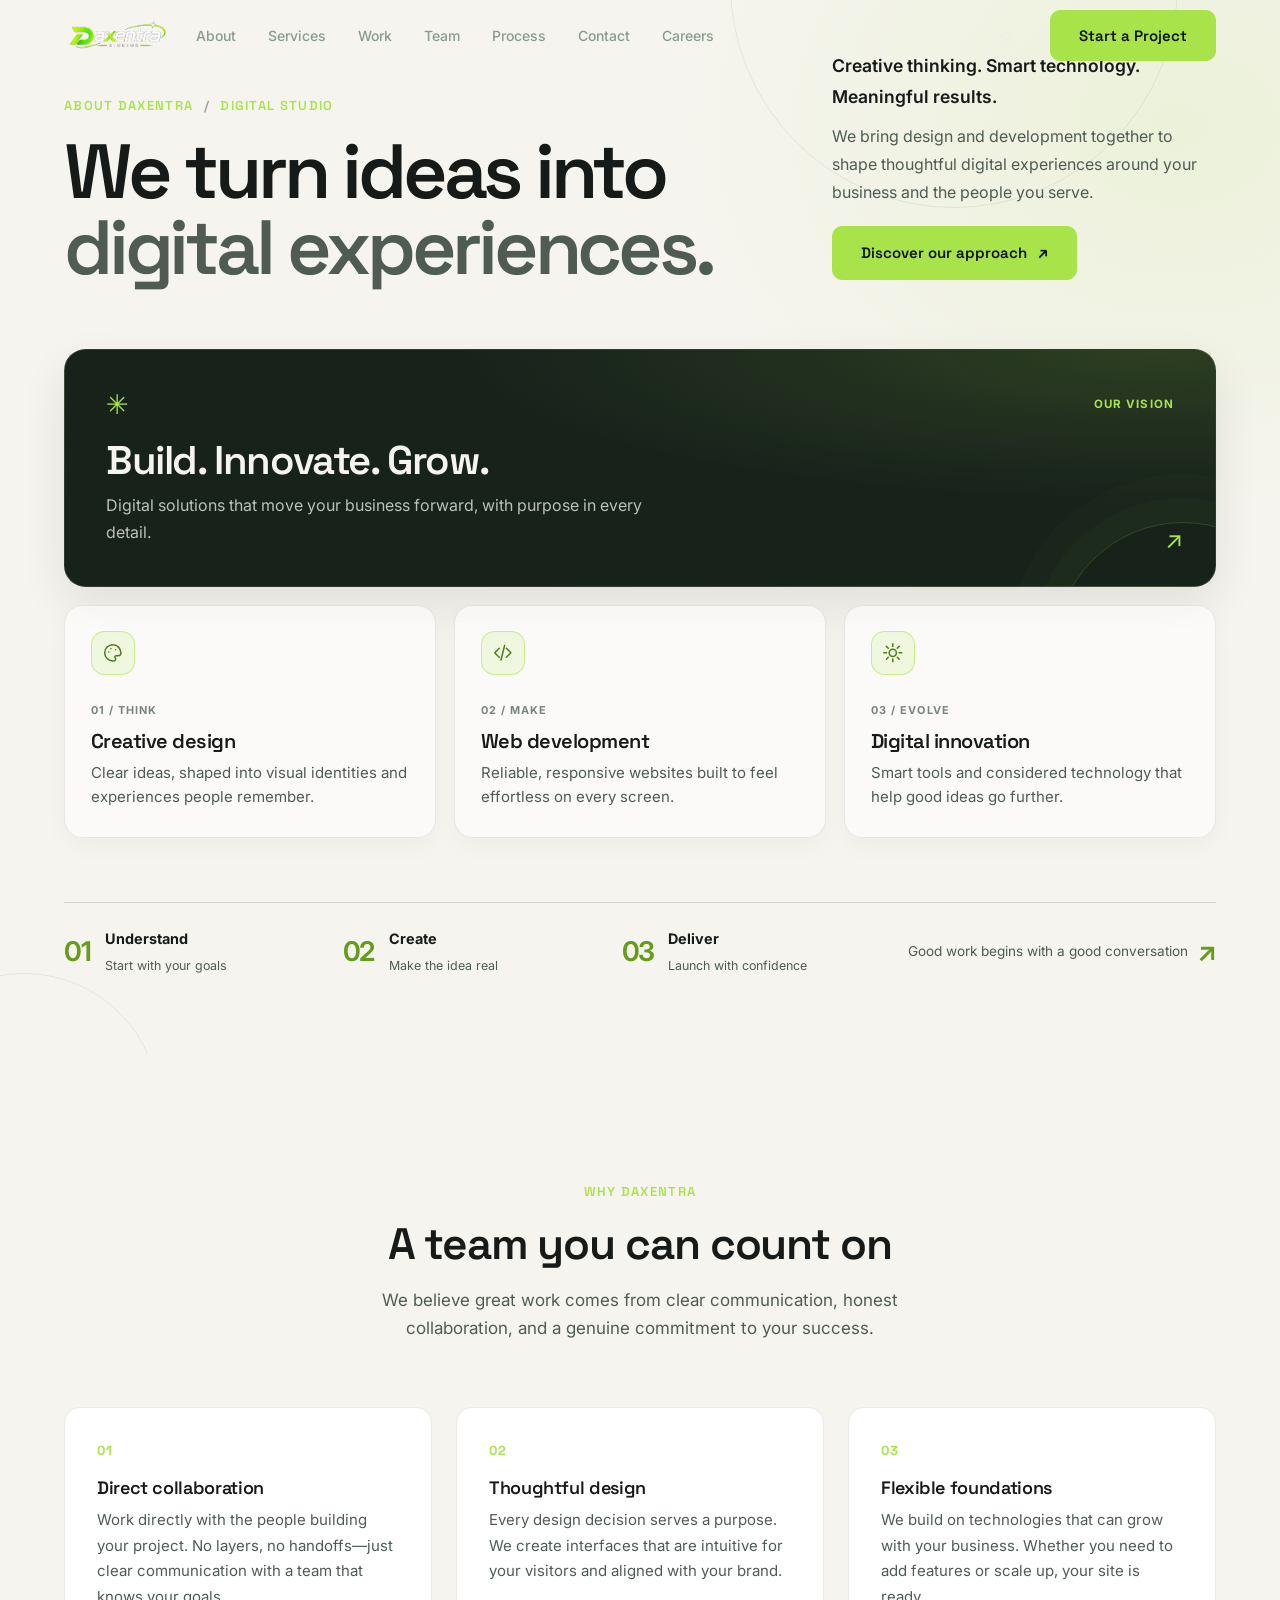
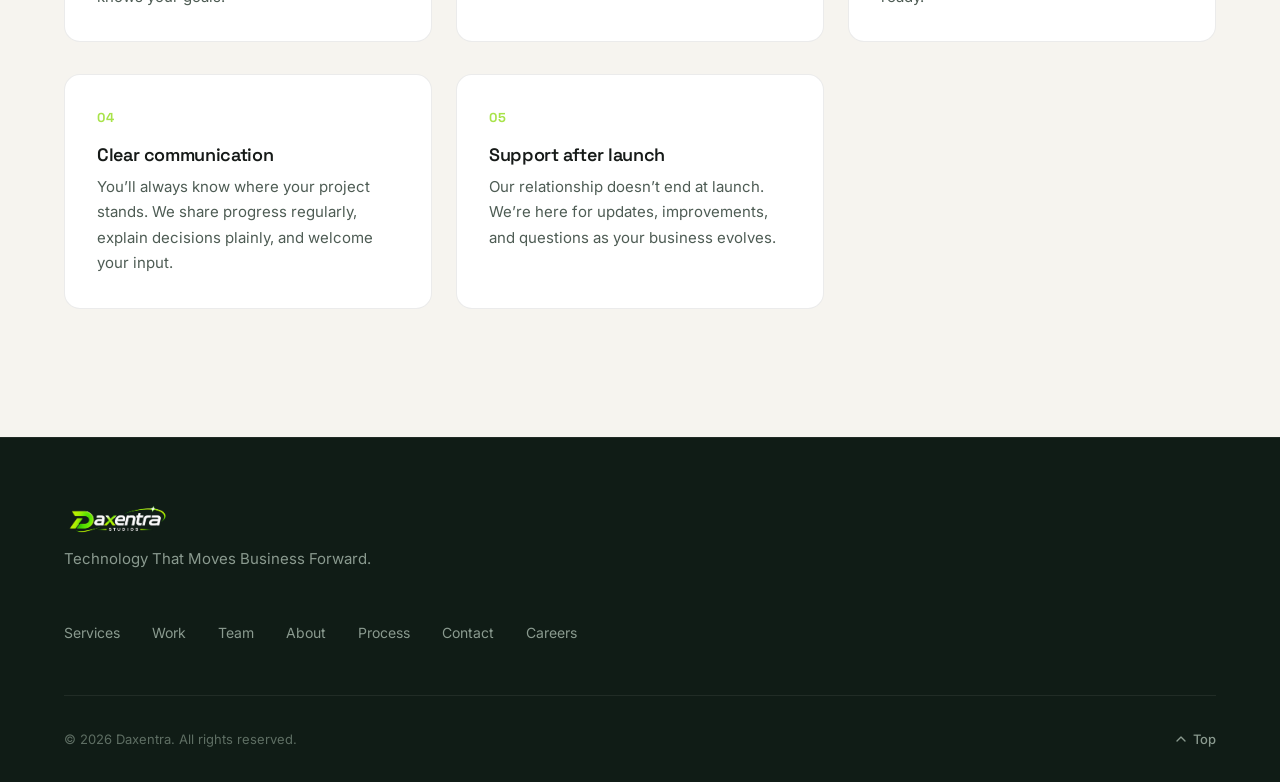
<file: about.html>
<!DOCTYPE html>
<html lang="en" data-theme="dark">
<head>
  <meta charset="UTF-8">
  <meta name="viewport" content="width=device-width, initial-scale=1.0">
  <link rel="icon" type="image/png" href="assets/images/Logo/brand_icon.png">
  <title>About — Daxentra Studio</title>
  <meta name="description" content="Daxentra designs and builds websites and digital products for businesses. Clean code, thoughtful design, direct collaboration.">
  <link rel="preconnect" href="https://fonts.googleapis.com">
  <link rel="preconnect" href="https://fonts.gstatic.com" crossorigin>
  <link href="https://fonts.googleapis.com/css2?family=Inter:wght@400;500;600&family=Space+Grotesk:wght@400;500;600;700&display=swap" rel="stylesheet">
  <link rel="stylesheet" href="css/styles.css">
  <script src="js/theme-init.js"></script>
</head>
<body>
<a href="#main-content" class="skip-link">Skip to main content</a>
<header class="site-header" id="site-header">
    <div class="container header-inner">
      <a href="index.html" class="logo" aria-label="Daxentra — Home">
        <img class="logo-image" src="assets/images/Logo/full_name_logo.png" alt="Daxentra">
      </a>

      <nav class="nav desktop-nav" id="main-nav" aria-label="Main navigation">
        <ul class="nav-links" id="nav-links" role="list">
          <li><a href="index.html#about" class="nav-link">About</a></li>
          <li><a href="index.html#services" class="nav-link">Services</a></li>
          <li><a href="index.html#work" class="nav-link">Work</a></li>
          <li><a href="index.html#team" class="nav-link">Team</a></li>
          <li><a href="index.html#process" class="nav-link">Process</a></li>
          <li><a href="index.html#contact" class="nav-link">Contact</a></li>
          <li><a href="careers.html" class="nav-link">Careers</a></li>
        </ul>
      </nav>

      <a href="index.html#contact" class="btn btn-primary nav-cta">Start a Project</a>

      <button class="theme-toggle" id="theme-toggle" type="button" aria-label="Switch to light theme" aria-pressed="false">
        <svg class="theme-icon theme-icon-sun" viewBox="0 0 24 24" aria-hidden="true"><circle cx="12" cy="12" r="4"/><path d="M12 2v2m0 16v2M4.93 4.93l1.42 1.42m11.3 11.3 1.42 1.42M2 12h2m16 0h2M4.93 19.07l1.42-1.42m11.3-11.3 1.42-1.42"/></svg>
        <svg class="theme-icon theme-icon-moon" viewBox="0 0 24 24" aria-hidden="true"><path d="M20.2 15.1A8.4 8.4 0 0 1 8.9 3.8 8.5 8.5 0 1 0 20.2 15.1Z"/></svg>
      </button>

      <button
        class="mobile-menu-btn"
        id="mobile-menu-btn"
        type="button"
        aria-expanded="false"
        aria-controls="mobile-nav"
        aria-label="Open navigation menu"
      >
        <span class="hamburger" aria-hidden="true">
          <span class="hamburger-line"></span>
          <span class="hamburger-line"></span>
          <span class="hamburger-line"></span>
        </span>
      </button>
    </div>

    <!-- Mobile Navigation Drawer: slides open between navbar and hero -->
    <nav class="mobile-nav-drawer" id="mobile-nav" aria-label="Mobile navigation">
      <div class="container mobile-nav-inner">
        <ul class="mobile-nav-links" id="mobile-nav-links" role="list">
          <li><a href="index.html#services" class="mobile-nav-link">Services</a></li>
          <li><a href="index.html#work" class="mobile-nav-link">Work</a></li>
          <li><a href="index.html#team" class="mobile-nav-link">Team</a></li>
          <li><a href="index.html#about" class="mobile-nav-link">About</a></li>
          <li><a href="index.html#process" class="mobile-nav-link">Process</a></li>
          <li><a href="index.html#contact" class="mobile-nav-link">Contact</a></li>
          <li><a href="careers.html" class="mobile-nav-link">Careers</a></li>
        </ul>
        <div class="mobile-nav-cta-wrapper">
          <a href="index.html#contact" class="btn btn-primary mobile-drawer-btn">Start a Project</a>
        </div>
      </div>
    </nav>
  </header>
<main id="main-content">
<section class="section section-light about-studio" id="about" aria-labelledby="about-title">
      <div class="container about-container">
        <div class="about-heading reveal">
          <div>
            <p class="section-label">About Daxentra <span aria-hidden="true">/</span> Digital studio</p>
            <h2 class="section-title" id="about-title">We turn ideas into <span>digital experiences.</span></h2>
          </div>
          <div class="about-intro-copy">
            <p>Creative thinking. Smart technology. Meaningful results.</p>
            <p>We bring design and development together to shape thoughtful digital experiences around your business and the people you serve.</p>
            <a class="btn btn-primary about-link" href="process.html">Discover our approach <span aria-hidden="true">↗</span></a>
          </div>
        </div>

        <div class="about-vision reveal" aria-label="Our vision">
          <div class="about-vision-top"><span class="about-mark" aria-hidden="true">✳</span><span class="about-vision-label">Our vision</span></div>
          <h3>Build. Innovate. Grow.</h3>
          <p>Digital solutions that move your business forward, with purpose in every detail.</p>
          <span class="about-vision-arrow" aria-hidden="true">↗</span>
        </div>

        <div class="about-cards" aria-label="What we bring to every project">
          <article class="about-card reveal" style="--reveal-delay: 80ms">
            <span class="about-card-icon" aria-hidden="true"><svg viewBox="0 0 24 24"><path d="M12 3a9 9 0 1 0 0 18h1.2a2 2 0 0 0 1.5-3.3 1.5 1.5 0 0 1 1.1-2.5H18a3 3 0 0 0 3-3c0-5.1-4-9.2-9-9.2Z"/><path d="M7.5 11h.01M10 7.5h.01M15 8.5h.01"/></svg></span>
            <span class="about-card-index">01 / THINK</span>
            <h3>Creative design</h3>
            <p>Clear ideas, shaped into visual identities and experiences people remember.</p>
            <span class="about-card-arrow" aria-hidden="true">↗</span>
          </article>
          <article class="about-card reveal" style="--reveal-delay: 160ms">
            <span class="about-card-icon" aria-hidden="true"><svg viewBox="0 0 24 24"><path d="m8 7-5 5 5 5M16 7l5 5-5 5M14 4l-4 16"/></svg></span>
            <span class="about-card-index">02 / MAKE</span>
            <h3>Web development</h3>
            <p>Reliable, responsive websites built to feel effortless on every screen.</p>
            <span class="about-card-arrow" aria-hidden="true">↗</span>
          </article>
          <article class="about-card reveal" style="--reveal-delay: 240ms">
            <span class="about-card-icon" aria-hidden="true"><svg viewBox="0 0 24 24"><path d="M12 2v3m0 14v3M4.9 4.9 7 7m10 10 2.1 2.1M2 12h3m14 0h3M4.9 19.1 7 17m10-10 2.1-2.1"/><circle cx="12" cy="12" r="4"/></svg></span>
            <span class="about-card-index">03 / EVOLVE</span>
            <h3>Digital innovation</h3>
            <p>Smart tools and considered technology that help good ideas go further.</p>
            <span class="about-card-arrow" aria-hidden="true">↗</span>
          </article>
        </div>

        <ol class="about-process reveal" aria-label="Our process">
          <li><span>01</span><div><strong>Understand</strong><small>Start with your goals</small></div></li>
          <li><span>02</span><div><strong>Create</strong><small>Make the idea real</small></div></li>
          <li><span>03</span><div><strong>Deliver</strong><small>Launch with confidence</small></div></li>
          <li class="about-process-note">Good work begins with a good conversation <span aria-hidden="true">↗</span></li>
        </ol>
      </div>
    </section>
<section class="section section-light" id="why-us">
      <div class="container">
        <div class="section-header reveal">
          <p class="section-label">Why Daxentra</p>
          <h2 class="section-title">A team you can count on</h2>
          <p class="section-description">
            We believe great work comes from clear communication, honest collaboration, 
            and a genuine commitment to your success.
          </p>
        </div>

        <div class="values-grid">

          <div class="value-item reveal">
            <div class="value-number" aria-hidden="true">01</div>
            <h3 class="value-title">Direct collaboration</h3>
            <p class="value-description">
              Work directly with the people building your project. No layers, no 
              handoffs&mdash;just clear communication with a team that knows your goals.
            </p>
          </div>

          <div class="value-item reveal">
            <div class="value-number" aria-hidden="true">02</div>
            <h3 class="value-title">Thoughtful design</h3>
            <p class="value-description">
              Every design decision serves a purpose. We create interfaces that are 
              intuitive for your visitors and aligned with your brand.
            </p>
          </div>

          <div class="value-item reveal">
            <div class="value-number" aria-hidden="true">03</div>
            <h3 class="value-title">Flexible foundations</h3>
            <p class="value-description">
              We build on technologies that can grow with your business. Whether you 
              need to add features or scale up, your site is ready.
            </p>
          </div>

          <div class="value-item reveal">
            <div class="value-number" aria-hidden="true">04</div>
            <h3 class="value-title">Clear communication</h3>
            <p class="value-description">
              You&rsquo;ll always know where your project stands. We share progress 
              regularly, explain decisions plainly, and welcome your input.
            </p>
          </div>

          <div class="value-item reveal">
            <div class="value-number" aria-hidden="true">05</div>
            <h3 class="value-title">Support after launch</h3>
            <p class="value-description">
              Our relationship doesn&rsquo;t end at launch. We&rsquo;re here for 
              updates, improvements, and questions as your business evolves.
            </p>
          </div>

        </div>
      </div>
    </section>
</main>
  <!-- ========== FOOTER ========== -->
  <footer class="site-footer">
    <div class="container footer-inner">
      <div class="footer-brand">
        <a href="index.html" class="logo footer-logo" aria-label="Daxentra — Home">
          <img class="logo-image" src="assets/images/Logo/full_name_logo.png" alt="Daxentra">
        </a>
        <p class="footer-tagline">Technology That Moves Business Forward.</p>
      </div>

      <nav class="footer-nav" aria-label="Footer navigation">
        <ul class="footer-links" role="list">
          <li><a href="index.html#services">Services</a></li>
          <li><a href="index.html#work">Work</a></li>
          <li><a href="index.html#team">Team</a></li>
          <li><a href="index.html#about">About</a></li>
          <li><a href="index.html#process">Process</a></li>
          <li><a href="index.html#contact">Contact</a></li>
          <li><a href="careers.html">Careers</a></li>
        </ul>
      </nav>

      <div class="footer-bottom">
        <p class="footer-copyright">
          &copy; <span id="copyright-year"></span> Daxentra. All rights reserved.
        </p>
        <a href="index.html" class="back-to-top" aria-label="Back to top">
          <svg width="16" height="16" viewBox="0 0 24 24" fill="none" stroke="currentColor" stroke-width="2" stroke-linecap="round" stroke-linejoin="round" aria-hidden="true"><path d="M18 15l-6-6-6 6"/></svg>
          Top
        </a>
      </div>
    </div>
  </footer>

  <script src="js/main.js"></script>
</body>
</html>
</file>
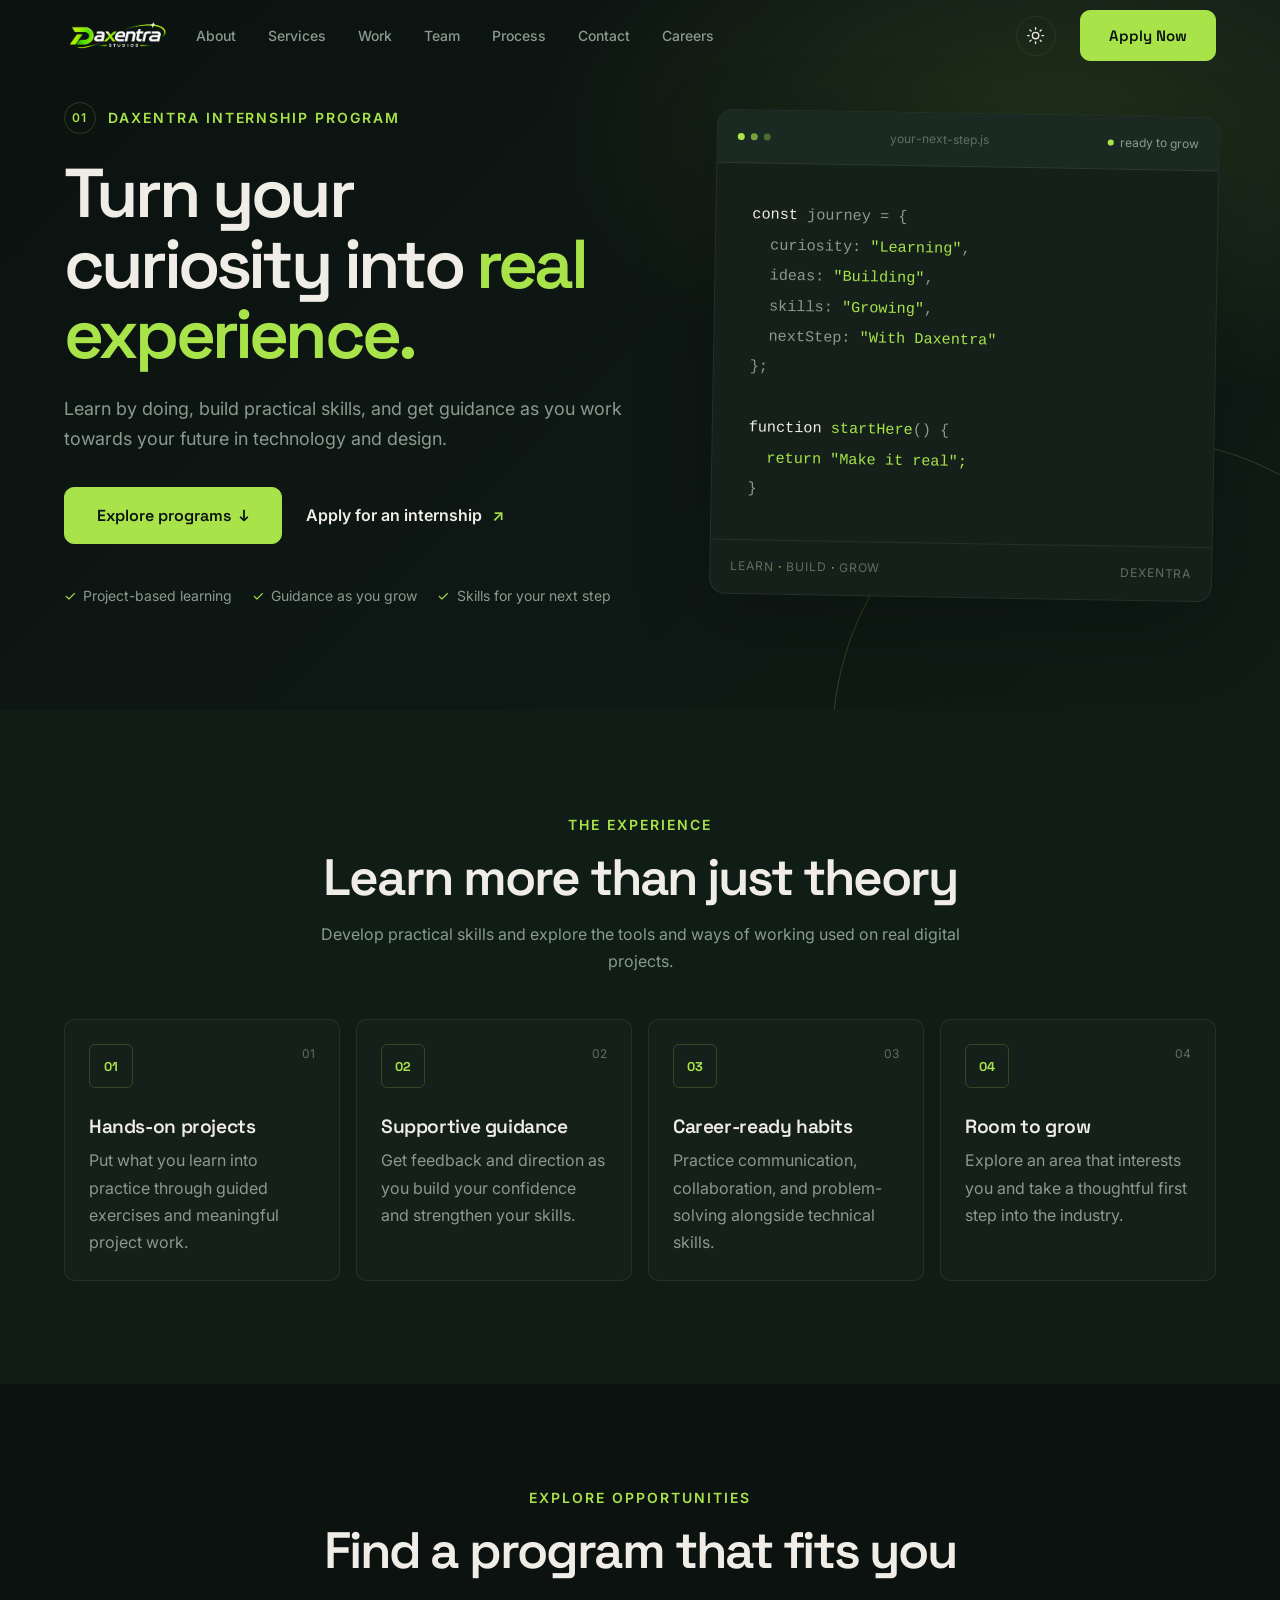
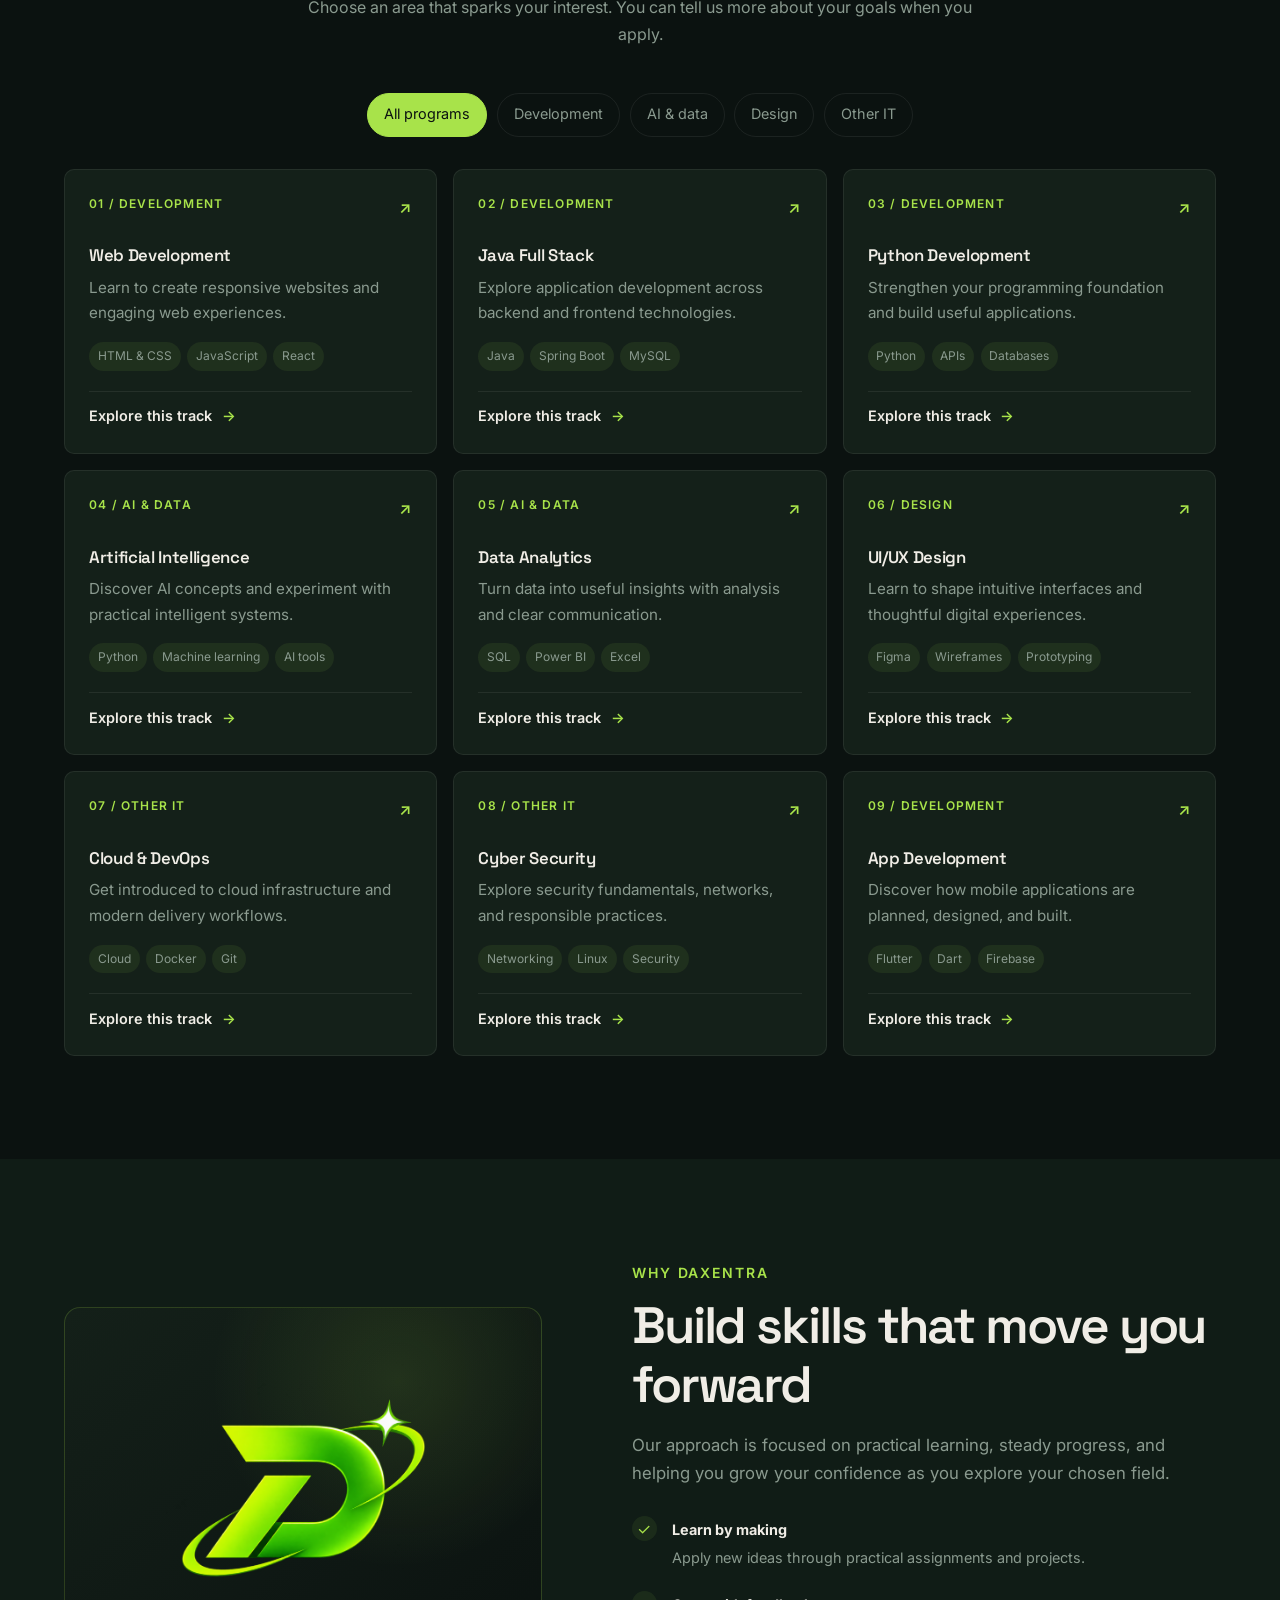
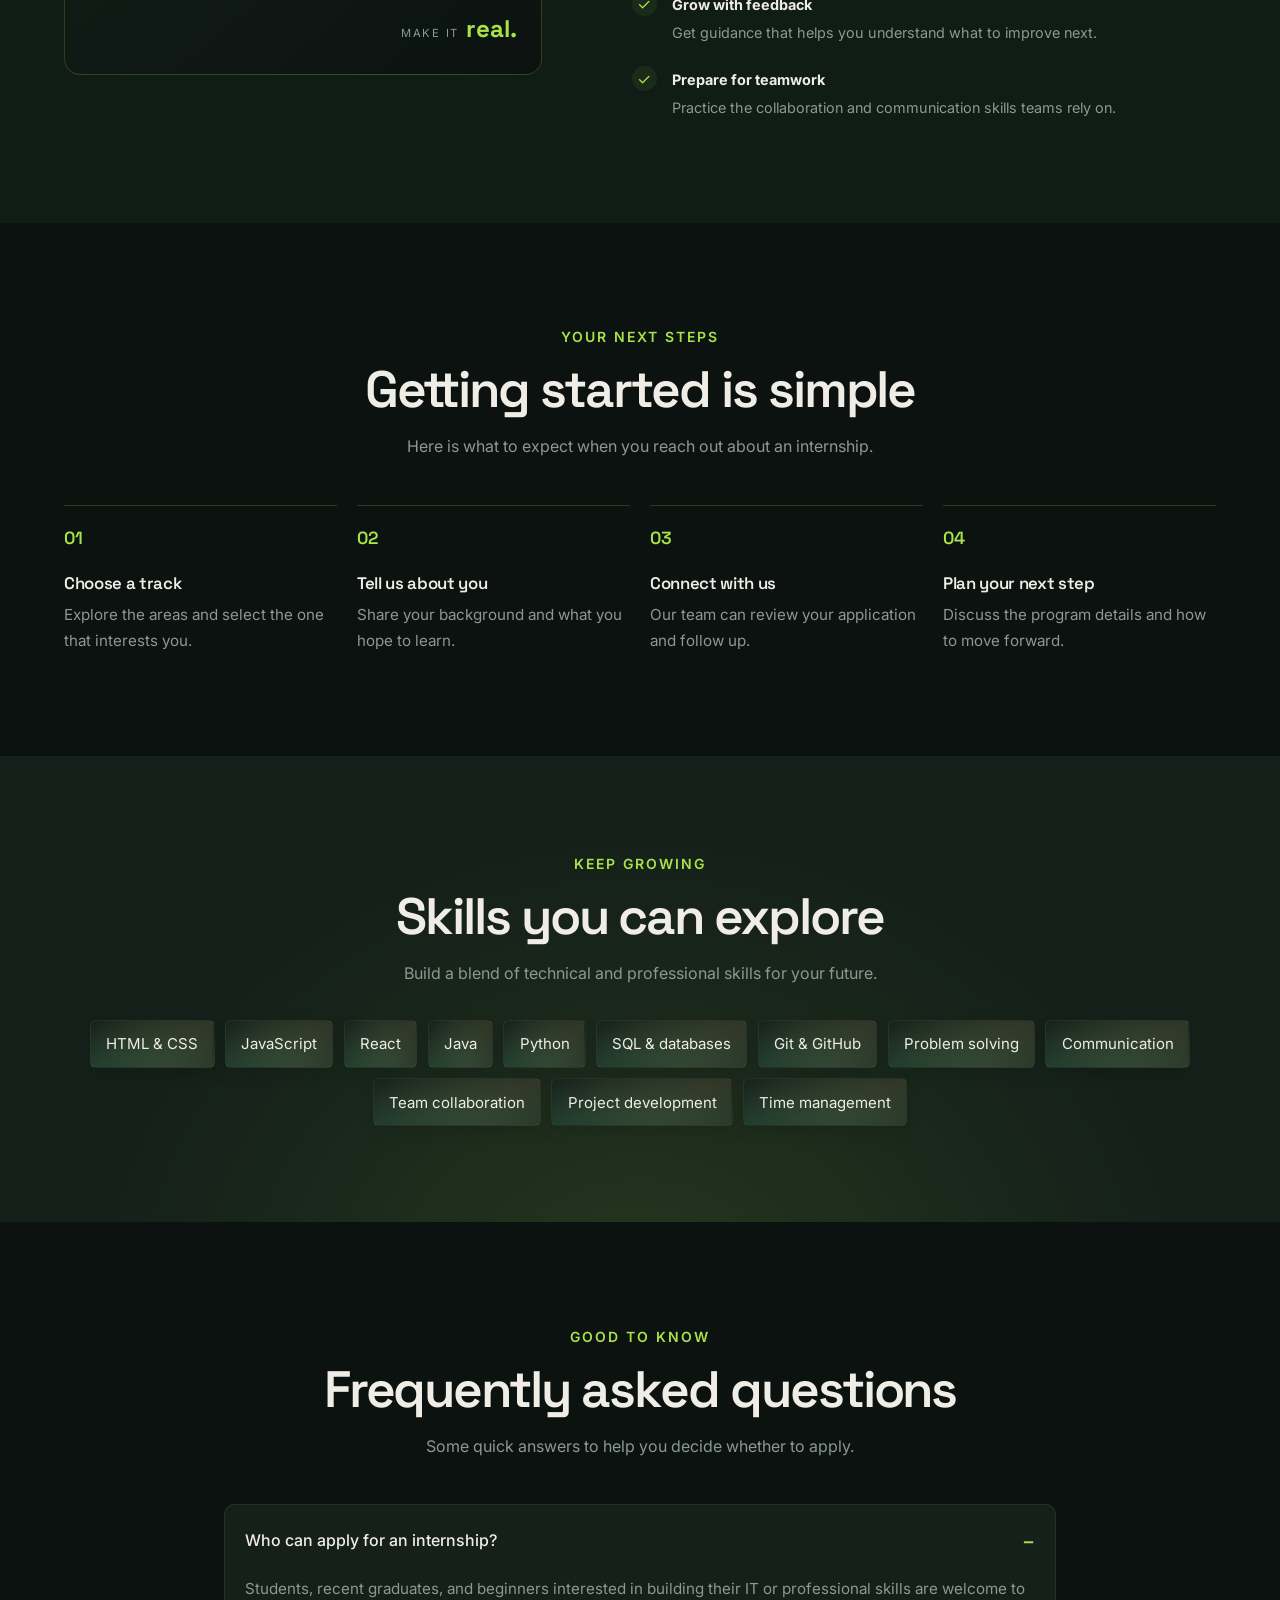
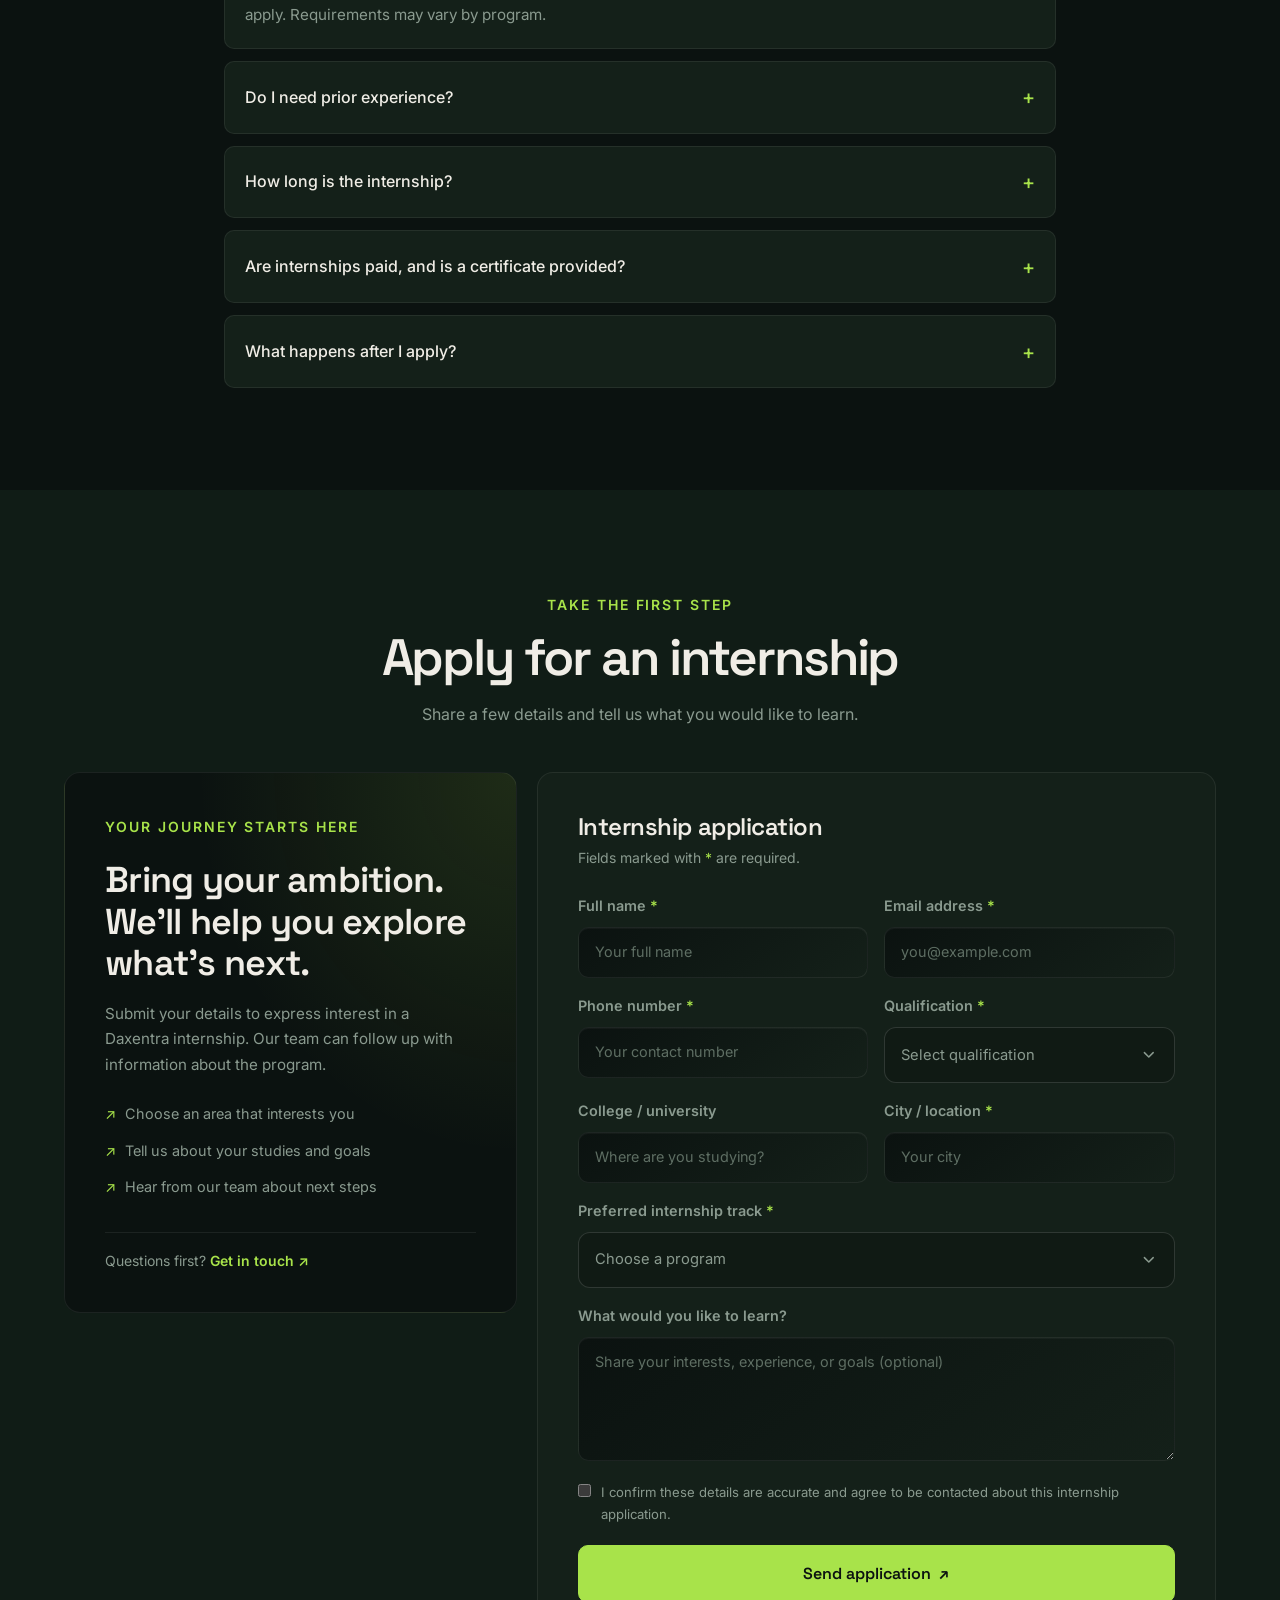
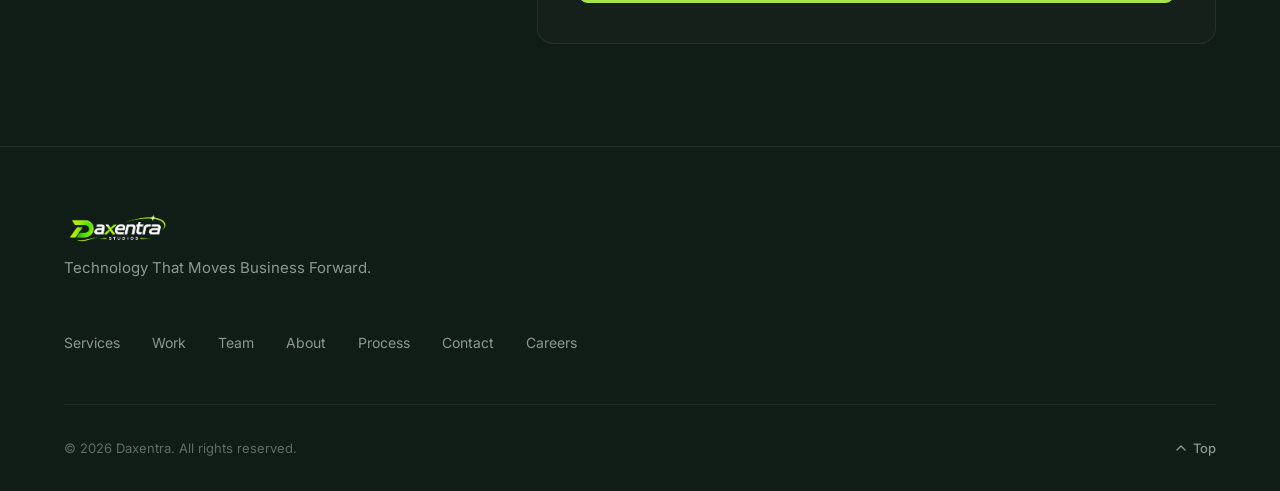
<file: careers.html>
<!DOCTYPE html>
<html lang="en" data-theme="dark">
<head>
  <meta charset="UTF-8">
  <meta name="viewport" content="width=device-width, initial-scale=1.0">
  <link rel="icon" type="image/png" href="assets/images/Logo/brand_icon.png">
  <title>Careers & Internships — Daxentra</title>
  <meta name="description" content="Start your technology career with a Daxentra internship. Explore development, design, data, and other learning tracks.">
  <link rel="preconnect" href="https://fonts.googleapis.com">
  <link rel="preconnect" href="https://fonts.gstatic.com" crossorigin>
  <link href="https://fonts.googleapis.com/css2?family=Inter:wght@400;500;600&family=Space+Grotesk:wght@400;500;600;700&display=swap" rel="stylesheet">
  <link rel="stylesheet" href="css/styles.css">
  <link rel="stylesheet" href="css/careers.css">
  <script src="js/theme-init.js"></script>
</head>
<body>
  <a href="#main-content" class="skip-link">Skip to content</a>

  <header class="site-header" id="site-header">
    <div class="container header-inner">
      <a href="index.html" class="logo" aria-label="Daxentra — Home">
        <img class="logo-image" src="assets/images/Logo/full_name_logo.png" alt="Daxentra">
      </a>

      <nav class="nav desktop-nav" id="main-nav" aria-label="Main navigation">
        <ul class="nav-links" id="nav-links" role="list">
          <li><a href="index.html#about" class="nav-link">About</a></li>
          <li><a href="index.html#services" class="nav-link">Services</a></li>
          <li><a href="index.html#work" class="nav-link">Work</a></li>
          <li><a href="index.html#team" class="nav-link">Team</a></li>
          <li><a href="index.html#process" class="nav-link">Process</a></li>
          <li><a href="index.html#contact" class="nav-link">Contact</a></li>
          <li><a href="careers.html" class="nav-link nav-link-active" aria-current="page">Careers</a></li>
        </ul>
      </nav>

      <a href="#career-application" class="btn btn-primary nav-cta">Apply Now</a>

      <button class="theme-toggle" id="theme-toggle" type="button" aria-label="Switch to light theme" aria-pressed="false">
        <svg class="theme-icon theme-icon-sun" viewBox="0 0 24 24" aria-hidden="true"><circle cx="12" cy="12" r="4"/><path d="M12 2v2m0 16v2M4.93 4.93l1.42 1.42m11.3 11.3 1.42 1.42M2 12h2m16 0h2M4.93 19.07l1.42-1.42m11.3-11.3 1.42-1.42"/></svg>
        <svg class="theme-icon theme-icon-moon" viewBox="0 0 24 24" aria-hidden="true"><path d="M20.2 15.1A8.4 8.4 0 0 1 8.9 3.8 8.5 8.5 0 1 0 20.2 15.1Z"/></svg>
      </button>

      <button class="mobile-menu-btn" id="mobile-menu-btn" type="button" aria-expanded="false" aria-controls="mobile-nav" aria-label="Open navigation menu">
        <span class="hamburger" aria-hidden="true">
          <span class="hamburger-line"></span>
          <span class="hamburger-line"></span>
          <span class="hamburger-line"></span>
        </span>
      </button>
    </div>

    <nav class="mobile-nav-drawer" id="mobile-nav" aria-label="Mobile navigation">
      <div class="container mobile-nav-inner">
        <ul class="mobile-nav-links" id="mobile-nav-links" role="list">
          <li><a href="index.html#services" class="mobile-nav-link">Services</a></li>
          <li><a href="index.html#work" class="mobile-nav-link">Work</a></li>
          <li><a href="index.html#team" class="mobile-nav-link">Team</a></li>
          <li><a href="index.html#about" class="mobile-nav-link">About</a></li>
          <li><a href="index.html#process" class="mobile-nav-link">Process</a></li>
          <li><a href="index.html#contact" class="mobile-nav-link">Contact</a></li>
          <li><a href="careers.html" class="mobile-nav-link" aria-current="page">Careers</a></li>
        </ul>
        <div class="mobile-nav-cta-wrapper">
          <a href="#career-application" class="btn btn-primary mobile-drawer-btn">Apply for an Internship</a>
        </div>
      </div>
    </nav>
  </header>

  <main id="main-content" class="careers-page">
    <section class="career-hero">
      <div class="container career-hero-grid">
        <div class="career-hero-copy">
          <p class="career-kicker"><span aria-hidden="true">01</span> DAXENTRA INTERNSHIP PROGRAM</p>
          <h1>Turn your curiosity into <span>real experience.</span></h1>
          <p class="career-hero-description">
            Learn by doing, build practical skills, and get guidance as you work
            towards your future in technology and design.
          </p>
          <div class="career-hero-actions">
            <a class="btn btn-primary btn-lg" href="#career-programs">Explore programs <span aria-hidden="true">↓</span></a>
            <a class="career-text-link" href="#career-application">Apply for an internship <span aria-hidden="true">↗</span></a>
          </div>
          <ul class="career-highlights" role="list">
            <li>Project-based learning</li>
            <li>Guidance as you grow</li>
            <li>Skills for your next step</li>
          </ul>
        </div>

        <div class="career-code-card" aria-label="A preview of your learning journey">
          <div class="career-code-top">
            <span class="career-window-dots" aria-hidden="true"><i></i><i></i><i></i></span>
            <span>your-next-step.js</span>
            <span class="career-code-status"><i aria-hidden="true"></i> ready to grow</span>
          </div>
          <div class="career-code-body" aria-hidden="true">
            <p><span class="career-code-keyword">const</span> journey = {</p>
            <p>&nbsp;&nbsp;curiosity: <span class="career-code-value">"Learning"</span>,</p>
            <p>&nbsp;&nbsp;ideas: <span class="career-code-value">"Building"</span>,</p>
            <p>&nbsp;&nbsp;skills: <span class="career-code-value">"Growing"</span>,</p>
            <p>&nbsp;&nbsp;nextStep: <span class="career-code-accent">"With Daxentra"</span></p>
            <p>};</p>
            <br>
            <p><span class="career-code-keyword">function</span> <span class="career-code-accent">startHere</span>() {</p>
            <p>&nbsp;&nbsp;<span class="career-code-value">return "Make it real";</span></p>
            <p>}</p>
          </div>
          <div class="career-code-footer"><span>LEARN <i>·</i> BUILD <i>·</i> GROW</span><span>DEXENTRA</span></div>
        </div>
      </div>
    </section>

    <section class="career-section career-benefits">
      <div class="container">
        <div class="career-section-heading">
          <p class="career-eyebrow">The experience</p>
          <h2>Learn more than just theory</h2>
          <p>Develop practical skills and explore the tools and ways of working used on real digital projects.</p>
        </div>
        <div class="career-benefit-grid">
          <article class="career-benefit-card">
            <span class="career-card-index">01</span>
            <div class="career-icon" aria-hidden="true">01</div>
            <h3>Hands-on projects</h3>
            <p>Put what you learn into practice through guided exercises and meaningful project work.</p>
          </article>
          <article class="career-benefit-card">
            <span class="career-card-index">02</span>
            <div class="career-icon" aria-hidden="true">02</div>
            <h3>Supportive guidance</h3>
            <p>Get feedback and direction as you build your confidence and strengthen your skills.</p>
          </article>
          <article class="career-benefit-card">
            <span class="career-card-index">03</span>
            <div class="career-icon" aria-hidden="true">03</div>
            <h3>Career-ready habits</h3>
            <p>Practice communication, collaboration, and problem-solving alongside technical skills.</p>
          </article>
          <article class="career-benefit-card">
            <span class="career-card-index">04</span>
            <div class="career-icon" aria-hidden="true">04</div>
            <h3>Room to grow</h3>
            <p>Explore an area that interests you and take a thoughtful first step into the industry.</p>
          </article>
        </div>
      </div>
    </section>

    <section class="career-section career-programs" id="career-programs">
      <div class="container">
        <div class="career-section-heading">
          <p class="career-eyebrow">Explore opportunities</p>
          <h2>Find a program that fits you</h2>
          <p>Choose an area that sparks your interest. You can tell us more about your goals when you apply.</p>
        </div>
        <div class="career-filters" role="group" aria-label="Filter internship programs">
          <button class="career-filter is-active" type="button" data-filter="all" aria-pressed="true">All programs</button>
          <button class="career-filter" type="button" data-filter="development" aria-pressed="false">Development</button>
          <button class="career-filter" type="button" data-filter="data" aria-pressed="false">AI &amp; data</button>
          <button class="career-filter" type="button" data-filter="design" aria-pressed="false">Design</button>
          <button class="career-filter" type="button" data-filter="other" aria-pressed="false">Other IT</button>
        </div>
        <div class="career-program-grid">
          <article class="career-program-card" data-category="development">
            <div class="career-program-meta"><span>01 / DEVELOPMENT</span><span aria-hidden="true">↗</span></div>
            <h3>Web Development</h3>
            <p>Learn to create responsive websites and engaging web experiences.</p>
            <ul class="career-tags" role="list"><li>HTML &amp; CSS</li><li>JavaScript</li><li>React</li></ul>
            <a class="career-apply-link" href="#career-application" data-program="Web Development">Explore this track <span aria-hidden="true">→</span></a>
          </article>
          <article class="career-program-card" data-category="development">
            <div class="career-program-meta"><span>02 / DEVELOPMENT</span><span aria-hidden="true">↗</span></div>
            <h3>Java Full Stack</h3>
            <p>Explore application development across backend and frontend technologies.</p>
            <ul class="career-tags" role="list"><li>Java</li><li>Spring Boot</li><li>MySQL</li></ul>
            <a class="career-apply-link" href="#career-application" data-program="Java Full Stack">Explore this track <span aria-hidden="true">→</span></a>
          </article>
          <article class="career-program-card" data-category="development">
            <div class="career-program-meta"><span>03 / DEVELOPMENT</span><span aria-hidden="true">↗</span></div>
            <h3>Python Development</h3>
            <p>Strengthen your programming foundation and build useful applications.</p>
            <ul class="career-tags" role="list"><li>Python</li><li>APIs</li><li>Databases</li></ul>
            <a class="career-apply-link" href="#career-application" data-program="Python Development">Explore this track <span aria-hidden="true">→</span></a>
          </article>
          <article class="career-program-card" data-category="data">
            <div class="career-program-meta"><span>04 / AI &amp; DATA</span><span aria-hidden="true">↗</span></div>
            <h3>Artificial Intelligence</h3>
            <p>Discover AI concepts and experiment with practical intelligent systems.</p>
            <ul class="career-tags" role="list"><li>Python</li><li>Machine learning</li><li>AI tools</li></ul>
            <a class="career-apply-link" href="#career-application" data-program="Artificial Intelligence">Explore this track <span aria-hidden="true">→</span></a>
          </article>
          <article class="career-program-card" data-category="data">
            <div class="career-program-meta"><span>05 / AI &amp; DATA</span><span aria-hidden="true">↗</span></div>
            <h3>Data Analytics</h3>
            <p>Turn data into useful insights with analysis and clear communication.</p>
            <ul class="career-tags" role="list"><li>SQL</li><li>Power BI</li><li>Excel</li></ul>
            <a class="career-apply-link" href="#career-application" data-program="Data Analytics">Explore this track <span aria-hidden="true">→</span></a>
          </article>
          <article class="career-program-card" data-category="design">
            <div class="career-program-meta"><span>06 / DESIGN</span><span aria-hidden="true">↗</span></div>
            <h3>UI/UX Design</h3>
            <p>Learn to shape intuitive interfaces and thoughtful digital experiences.</p>
            <ul class="career-tags" role="list"><li>Figma</li><li>Wireframes</li><li>Prototyping</li></ul>
            <a class="career-apply-link" href="#career-application" data-program="UI/UX Design">Explore this track <span aria-hidden="true">→</span></a>
          </article>
          <article class="career-program-card" data-category="other">
            <div class="career-program-meta"><span>07 / OTHER IT</span><span aria-hidden="true">↗</span></div>
            <h3>Cloud &amp; DevOps</h3>
            <p>Get introduced to cloud infrastructure and modern delivery workflows.</p>
            <ul class="career-tags" role="list"><li>Cloud</li><li>Docker</li><li>Git</li></ul>
            <a class="career-apply-link" href="#career-application" data-program="Cloud & DevOps">Explore this track <span aria-hidden="true">→</span></a>
          </article>
          <article class="career-program-card" data-category="other">
            <div class="career-program-meta"><span>08 / OTHER IT</span><span aria-hidden="true">↗</span></div>
            <h3>Cyber Security</h3>
            <p>Explore security fundamentals, networks, and responsible practices.</p>
            <ul class="career-tags" role="list"><li>Networking</li><li>Linux</li><li>Security</li></ul>
            <a class="career-apply-link" href="#career-application" data-program="Cyber Security">Explore this track <span aria-hidden="true">→</span></a>
          </article>
          <article class="career-program-card" data-category="development">
            <div class="career-program-meta"><span>09 / DEVELOPMENT</span><span aria-hidden="true">↗</span></div>
            <h3>App Development</h3>
            <p>Discover how mobile applications are planned, designed, and built.</p>
            <ul class="career-tags" role="list"><li>Flutter</li><li>Dart</li><li>Firebase</li></ul>
            <a class="career-apply-link" href="#career-application" data-program="App Development">Explore this track <span aria-hidden="true">→</span></a>
          </article>
        </div>
      </div>
    </section>

    <section class="career-section career-approach">
      <div class="container career-approach-grid">
        <div class="career-approach-visual">
          <img class="career-approach-logo" src="assets/images/Logo/brand_icon.png" alt="">
          <div class="career-approach-note"><span>MAKE IT</span><strong>real.</strong></div>
        </div>
        <div class="career-approach-copy">
          <p class="career-eyebrow">Why Daxentra</p>
          <h2>Build skills that move you forward</h2>
          <p>Our approach is focused on practical learning, steady progress, and helping you grow your confidence as you explore your chosen field.</p>
          <ul class="career-check-list" role="list">
            <li><span aria-hidden="true">✓</span><div><strong>Learn by making</strong><p>Apply new ideas through practical assignments and projects.</p></div></li>
            <li><span aria-hidden="true">✓</span><div><strong>Grow with feedback</strong><p>Get guidance that helps you understand what to improve next.</p></div></li>
            <li><span aria-hidden="true">✓</span><div><strong>Prepare for teamwork</strong><p>Practice the collaboration and communication skills teams rely on.</p></div></li>
          </ul>
        </div>
      </div>
    </section>

    <section class="career-section career-process">
      <div class="container">
        <div class="career-section-heading">
          <p class="career-eyebrow">Your next steps</p>
          <h2>Getting started is simple</h2>
          <p>Here is what to expect when you reach out about an internship.</p>
        </div>
        <ol class="career-steps">
          <li><span>01</span><h3>Choose a track</h3><p>Explore the areas and select the one that interests you.</p></li>
          <li><span>02</span><h3>Tell us about you</h3><p>Share your background and what you hope to learn.</p></li>
          <li><span>03</span><h3>Connect with us</h3><p>Our team can review your application and follow up.</p></li>
          <li><span>04</span><h3>Plan your next step</h3><p>Discuss the program details and how to move forward.</p></li>
        </ol>
      </div>
    </section>

    <section class="career-skills">
      <div class="container">
        <div class="career-section-heading">
          <p class="career-eyebrow">Keep growing</p>
          <h2>Skills you can explore</h2>
          <p>Build a blend of technical and professional skills for your future.</p>
        </div>
        <ul class="career-skill-list" role="list">
          <li>HTML &amp; CSS</li><li>JavaScript</li><li>React</li><li>Java</li>
          <li>Python</li><li>SQL &amp; databases</li><li>Git &amp; GitHub</li>
          <li>Problem solving</li><li>Communication</li><li>Team collaboration</li>
          <li>Project development</li><li>Time management</li>
        </ul>
      </div>
    </section>

    <section class="career-section career-faq" id="career-faq">
      <div class="container">
        <div class="career-section-heading">
          <p class="career-eyebrow">Good to know</p>
          <h2>Frequently asked questions</h2>
          <p>Some quick answers to help you decide whether to apply.</p>
        </div>
        <div class="career-faq-list">
          <details class="career-faq-item" open>
            <summary>Who can apply for an internship?<span aria-hidden="true"></span></summary>
            <p>Students, recent graduates, and beginners interested in building their IT or professional skills are welcome to apply. Requirements may vary by program.</p>
          </details>
          <details class="career-faq-item">
            <summary>Do I need prior experience?<span aria-hidden="true"></span></summary>
            <p>Not always. Some tracks may suit beginners. Tell us about your current experience and goals in the application.</p>
          </details>
          <details class="career-faq-item">
            <summary>How long is the internship?<span aria-hidden="true"></span></summary>
            <p>Duration depends on the program and current schedule. Our team can confirm details when following up on your application.</p>
          </details>
          <details class="career-faq-item">
            <summary>Are internships paid, and is a certificate provided?<span aria-hidden="true"></span></summary>
            <p>Stipend, fees, and certificate eligibility depend on the specific opportunity and its completion requirements. Please confirm the terms with our team before accepting an offer.</p>
          </details>
          <details class="career-faq-item">
            <summary>What happens after I apply?<span aria-hidden="true"></span></summary>
            <p>Our team will review your details and contact you about the relevant program and next steps.</p>
          </details>
        </div>
      </div>
    </section>

    <section class="career-section career-application" id="career-application">
      <div class="container">
        <div class="career-section-heading">
          <p class="career-eyebrow">Take the first step</p>
          <h2>Apply for an internship</h2>
          <p>Share a few details and tell us what you would like to learn.</p>
        </div>
        <div class="career-application-grid">
          <aside class="career-application-aside">
            <span class="career-aside-label">YOUR JOURNEY STARTS HERE</span>
            <h3>Bring your ambition. We’ll help you explore what’s next.</h3>
            <p>Submit your details to express interest in a Daxentra internship. Our team can follow up with information about the program.</p>
            <ul role="list">
              <li>Choose an area that interests you</li>
              <li>Tell us about your studies and goals</li>
              <li>Hear from our team about next steps</li>
            </ul>
            <p class="career-contact-note">Questions first? <a href="contact.html">Get in touch <span aria-hidden="true">↗</span></a></p>
          </aside>

          <form class="career-application-form" id="career-application-form" action="https://api.web3forms.com/submit" method="POST">
            <input type="hidden" name="access_key" value="f2d644f1-ef05-4699-a8b3-086edc2a0d0c">
            <input type="hidden" name="subject" value="New Daxentra internship application">
            <input type="hidden" name="from_name" value="Daxentra Careers">
            <h3>Internship application</h3>
            <p class="career-form-intro">Fields marked with <span aria-hidden="true">*</span> are required.</p>
            <div class="career-form-grid">
              <div class="career-field">
                <label for="career-name">Full name <span aria-hidden="true">*</span></label>
                <input id="career-name" name="name" type="text" autocomplete="name" placeholder="Your full name" required>
              </div>
              <div class="career-field">
                <label for="career-email">Email address <span aria-hidden="true">*</span></label>
                <input id="career-email" name="email" type="email" autocomplete="email" placeholder="you@example.com" required>
              </div>
              <div class="career-field">
                <label for="career-phone">Phone number <span aria-hidden="true">*</span></label>
                <input id="career-phone" name="phone" type="tel" autocomplete="tel" placeholder="Your contact number" required>
              </div>
              <div class="career-field contact-select-field">
                <label id="career-qualification-label" for="career-qualification-trigger">Qualification <span aria-hidden="true">*</span></label>
                <input id="career-qualification" name="qualification" type="hidden" value="">
                <div class="contact-select career-select" id="career-qualification-select">
                  <button class="contact-select-trigger" id="career-qualification-trigger" type="button" role="combobox" aria-labelledby="career-qualification-label career-qualification-value" aria-haspopup="listbox" aria-expanded="false" aria-controls="career-qualification-options" aria-required="true">
                    <span class="contact-select-value" id="career-qualification-value">Select qualification</span><svg viewBox="0 0 20 20" aria-hidden="true"><path d="m5 7.5 5 5 5-5"/></svg>
                  </button>
                  <div class="contact-select-options" id="career-qualification-options" role="listbox" aria-labelledby="career-qualification-label" hidden>
                    <button type="button" class="contact-select-option" role="option" aria-selected="false" data-value="12th Pass">12th Pass</button>
                    <button type="button" class="contact-select-option" role="option" aria-selected="false" data-value="Diploma">Diploma</button>
                    <button type="button" class="contact-select-option" role="option" aria-selected="false" data-value="BCA">BCA</button>
                    <button type="button" class="contact-select-option" role="option" aria-selected="false" data-value="B.Tech / BE">B.Tech / BE</button>
                    <button type="button" class="contact-select-option" role="option" aria-selected="false" data-value="B.Sc">B.Sc</button>
                    <button type="button" class="contact-select-option" role="option" aria-selected="false" data-value="MCA">MCA</button>
                    <button type="button" class="contact-select-option" role="option" aria-selected="false" data-value="M.Tech">M.Tech</button>
                    <button type="button" class="contact-select-option" role="option" aria-selected="false" data-value="MBA">MBA</button>
                    <button type="button" class="contact-select-option" role="option" aria-selected="false" data-value="Other">Other</button>
                  </div>
                </div>
              </div>
              <div class="career-field">
                <label for="career-college">College / university</label>
                <input id="career-college" name="college" type="text" autocomplete="organization" placeholder="Where are you studying?">
              </div>
              <div class="career-field">
                <label for="career-location">City / location <span aria-hidden="true">*</span></label>
                <input id="career-location" name="location" type="text" autocomplete="address-level2" placeholder="Your city" required>
              </div>
              <div class="career-field career-field-full contact-select-field">
                <label id="career-domain-label" for="career-domain-trigger">Preferred internship track <span aria-hidden="true">*</span></label>
                <input id="career-domain" name="internship_track" type="hidden" value="">
                <div class="contact-select career-select" id="career-domain-select">
                  <button class="contact-select-trigger" id="career-domain-trigger" type="button" role="combobox" aria-labelledby="career-domain-label career-domain-value" aria-haspopup="listbox" aria-expanded="false" aria-controls="career-domain-options" aria-required="true">
                    <span class="contact-select-value" id="career-domain-value">Choose a program</span><svg viewBox="0 0 20 20" aria-hidden="true"><path d="m5 7.5 5 5 5-5"/></svg>
                  </button>
                  <div class="contact-select-options" id="career-domain-options" role="listbox" aria-labelledby="career-domain-label" hidden>
                    <button type="button" class="contact-select-option" role="option" aria-selected="false" data-value="Web Development">Web Development</button>
                    <button type="button" class="contact-select-option" role="option" aria-selected="false" data-value="Java Full Stack">Java Full Stack</button>
                    <button type="button" class="contact-select-option" role="option" aria-selected="false" data-value="Python Development">Python Development</button>
                    <button type="button" class="contact-select-option" role="option" aria-selected="false" data-value="Artificial Intelligence">Artificial Intelligence</button>
                    <button type="button" class="contact-select-option" role="option" aria-selected="false" data-value="Data Analytics">Data Analytics</button>
                    <button type="button" class="contact-select-option" role="option" aria-selected="false" data-value="UI/UX Design">UI/UX Design</button>
                    <button type="button" class="contact-select-option" role="option" aria-selected="false" data-value="Cloud &amp; DevOps">Cloud &amp; DevOps</button>
                    <button type="button" class="contact-select-option" role="option" aria-selected="false" data-value="Cyber Security">Cyber Security</button>
                    <button type="button" class="contact-select-option" role="option" aria-selected="false" data-value="App Development">App Development</button>
                    <button type="button" class="contact-select-option" role="option" aria-selected="false" data-value="Other">Other</button>
                  </div>
                </div>
              </div>
              <div class="career-field career-field-full">
                <label for="career-message">What would you like to learn?</label>
                <textarea id="career-message" name="message" rows="4" placeholder="Share your interests, experience, or goals (optional)"></textarea>
              </div>
            </div>
            <label class="career-consent">
              <input type="checkbox" name="consent" value="Yes" required>
              <span>I confirm these details are accurate and agree to be contacted about this internship application.</span>
            </label>
            <button class="btn btn-primary btn-lg career-submit" type="submit">Send application <span aria-hidden="true">↗</span></button>
            <p class="career-form-status" id="career-form-status" role="status" aria-live="polite" hidden></p>
          </form>
          <dialog class="contact-success-dialog" id="career-success-dialog" aria-labelledby="career-success-title" aria-describedby="career-success-message">
            <div class="contact-success-content">
              <span class="contact-success-icon" aria-hidden="true">✓</span>
              <h2 id="career-success-title">Application sent successfully!</h2>
              <p id="career-success-message">Thank you for applying. Your details have been sent to the Daxentra team, and we&rsquo;ll be in touch soon.</p>
              <button class="btn btn-primary contact-success-close" type="button">Got it</button>
            </div>
          </dialog>
        </div>
      </div>
    </section>
  </main>

  <footer class="site-footer">
    <div class="container footer-inner">
      <div class="footer-brand">
        <a href="index.html" class="logo footer-logo" aria-label="Daxentra — Home">
          <img class="logo-image" src="assets/images/Logo/full_name_logo.png" alt="Daxentra">
        </a>
        <p class="footer-tagline">Technology That Moves Business Forward.</p>
      </div>
      <nav class="footer-nav" aria-label="Footer navigation">
        <ul class="footer-links" role="list">
          <li><a href="index.html#services">Services</a></li>
          <li><a href="index.html#work">Work</a></li>
          <li><a href="index.html#team">Team</a></li>
          <li><a href="index.html#about">About</a></li>
          <li><a href="index.html#process">Process</a></li>
          <li><a href="index.html#contact">Contact</a></li>
          <li><a href="careers.html" aria-current="page">Careers</a></li>
        </ul>
      </nav>
      <div class="footer-bottom">
        <p class="footer-copyright">&copy; <span id="copyright-year"></span> Daxentra. All rights reserved.</p>
        <a href="#main-content" class="back-to-top" aria-label="Back to top">
          <svg width="16" height="16" viewBox="0 0 24 24" fill="none" stroke="currentColor" stroke-width="2" stroke-linecap="round" stroke-linejoin="round" aria-hidden="true"><path d="M18 15l-6-6-6 6"/></svg>
          Top
        </a>
      </div>
    </div>
  </footer>

  <script src="js/main.js"></script>
  <script src="js/careers.js"></script>
</body>
</html>
</file>
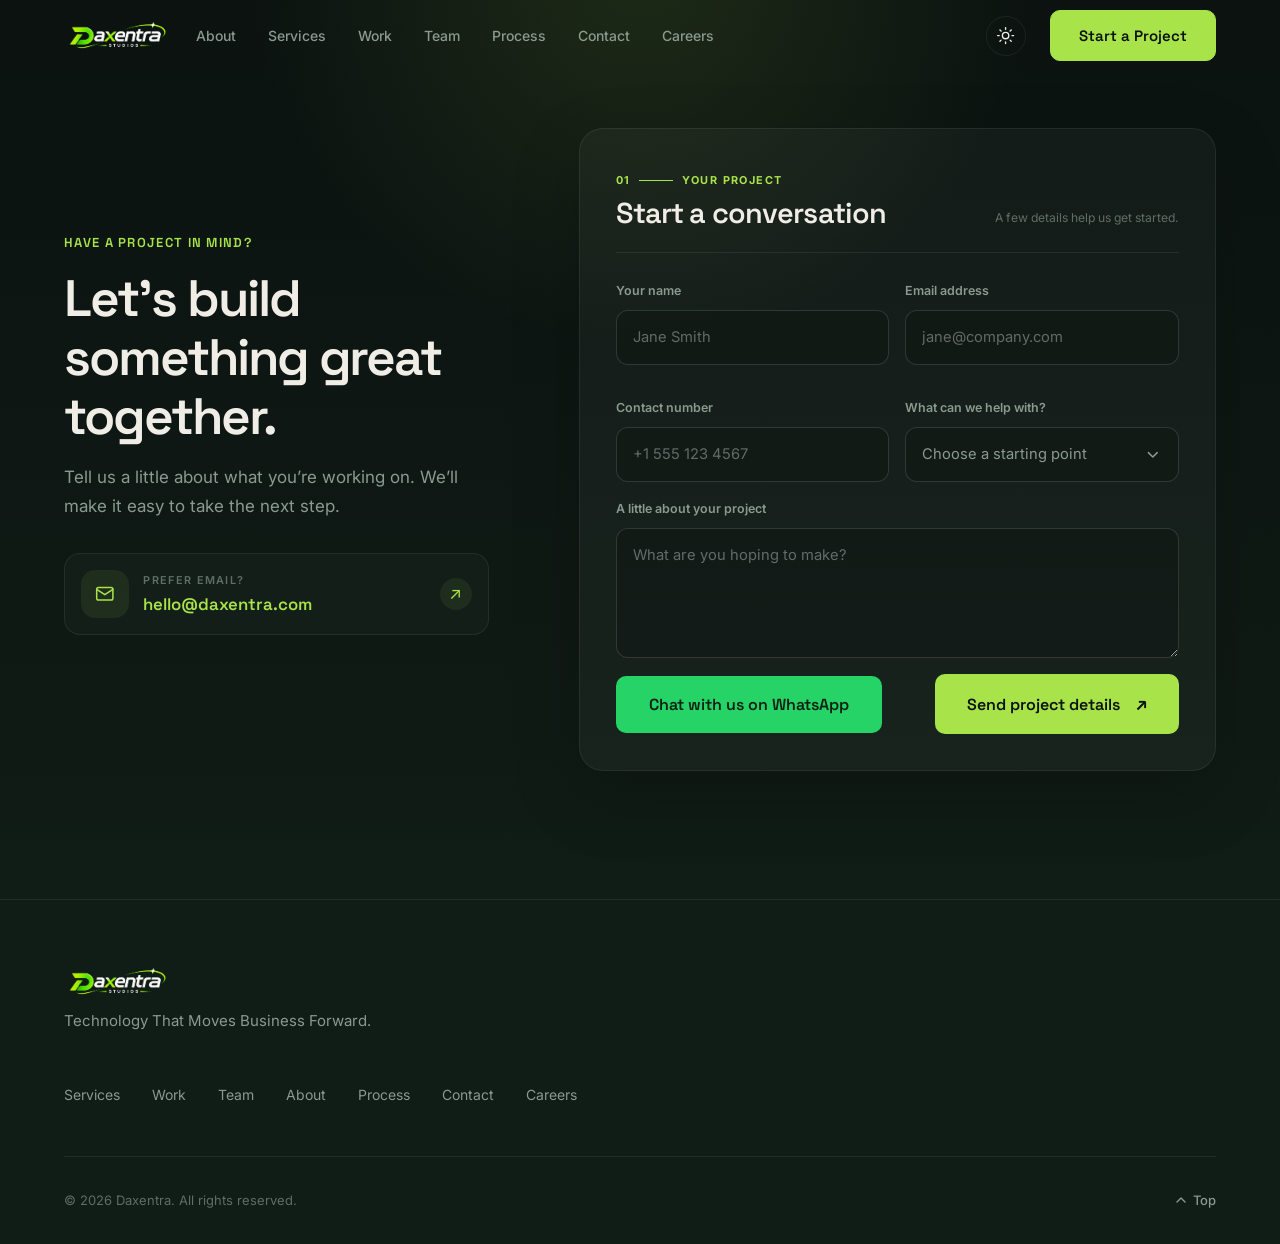
<file: contact.html>
<!DOCTYPE html>
<html lang="en" data-theme="dark">
<head>
  <meta charset="UTF-8">
  <meta name="viewport" content="width=device-width, initial-scale=1.0">
  <link rel="icon" type="image/png" href="assets/images/Logo/brand_icon.png">
  <title>Contact — Daxentra Studio</title>
  <meta name="description" content="Daxentra designs and builds websites and digital products for businesses. Clean code, thoughtful design, direct collaboration.">
  <link rel="preconnect" href="https://fonts.googleapis.com">
  <link rel="preconnect" href="https://fonts.gstatic.com" crossorigin>
  <link href="https://fonts.googleapis.com/css2?family=Inter:wght@400;500;600&family=Space+Grotesk:wght@400;500;600;700&display=swap" rel="stylesheet">
  <link rel="stylesheet" href="css/styles.css">
  <script src="js/theme-init.js"></script>
</head>
<body>
<a href="#main-content" class="skip-link">Skip to main content</a>
<header class="site-header" id="site-header">
    <div class="container header-inner">
      <a href="index.html" class="logo" aria-label="Daxentra — Home">
        <img class="logo-image" src="assets/images/Logo/full_name_logo.png" alt="Daxentra">
      </a>

      <nav class="nav desktop-nav" id="main-nav" aria-label="Main navigation">
        <ul class="nav-links" id="nav-links" role="list">
          <li><a href="index.html#about" class="nav-link">About</a></li>
          <li><a href="index.html#services" class="nav-link">Services</a></li>
          <li><a href="index.html#work" class="nav-link">Work</a></li>
          <li><a href="index.html#team" class="nav-link">Team</a></li>
          <li><a href="index.html#process" class="nav-link">Process</a></li>
          <li><a href="index.html#contact" class="nav-link">Contact</a></li>
          <li><a href="careers.html" class="nav-link">Careers</a></li>
        </ul>
      </nav>

      <a href="index.html#contact" class="btn btn-primary nav-cta">Start a Project</a>

      <button class="theme-toggle" id="theme-toggle" type="button" aria-label="Switch to light theme" aria-pressed="false">
        <svg class="theme-icon theme-icon-sun" viewBox="0 0 24 24" aria-hidden="true"><circle cx="12" cy="12" r="4"/><path d="M12 2v2m0 16v2M4.93 4.93l1.42 1.42m11.3 11.3 1.42 1.42M2 12h2m16 0h2M4.93 19.07l1.42-1.42m11.3-11.3 1.42-1.42"/></svg>
        <svg class="theme-icon theme-icon-moon" viewBox="0 0 24 24" aria-hidden="true"><path d="M20.2 15.1A8.4 8.4 0 0 1 8.9 3.8 8.5 8.5 0 1 0 20.2 15.1Z"/></svg>
      </button>

      <button
        class="mobile-menu-btn"
        id="mobile-menu-btn"
        type="button"
        aria-expanded="false"
        aria-controls="mobile-nav"
        aria-label="Open navigation menu"
      >
        <span class="hamburger" aria-hidden="true">
          <span class="hamburger-line"></span>
          <span class="hamburger-line"></span>
          <span class="hamburger-line"></span>
        </span>
      </button>
    </div>

    <!-- Mobile Navigation Drawer: slides open between navbar and hero -->
    <nav class="mobile-nav-drawer" id="mobile-nav" aria-label="Mobile navigation">
      <div class="container mobile-nav-inner">
        <ul class="mobile-nav-links" id="mobile-nav-links" role="list">
          <li><a href="index.html#services" class="mobile-nav-link">Services</a></li>
          <li><a href="index.html#work" class="mobile-nav-link">Work</a></li>
          <li><a href="index.html#team" class="mobile-nav-link">Team</a></li>
          <li><a href="index.html#about" class="mobile-nav-link">About</a></li>
          <li><a href="index.html#process" class="mobile-nav-link">Process</a></li>
          <li><a href="index.html#contact" class="mobile-nav-link">Contact</a></li>
          <li><a href="careers.html" class="mobile-nav-link">Careers</a></li>
        </ul>
        <div class="mobile-nav-cta-wrapper">
          <a href="index.html#contact" class="btn btn-primary mobile-drawer-btn">Start a Project</a>
        </div>
      </div>
    </nav>
  </header>
<main id="main-content">
<section class="section section-contact" id="contact">
      <div class="container">
        <div class="contact-inner contact-inner-form reveal">
          <div class="contact-content">
            <p class="section-label">Have a project in mind?</p>
            <h2 class="contact-title">Let&rsquo;s build something great together.</h2>
            <p class="contact-description">
              Tell us a little about what you&rsquo;re working on. We&rsquo;ll make it easy to take the next step.
            </p>
            <a class="contact-direct" href="mailto:hello@daxentra.com?subject=Project%20Inquiry%20%E2%80%93%20Daxentra">
              <span class="contact-direct-icon" aria-hidden="true"><svg viewBox="0 0 24 24" fill="none" stroke="currentColor" stroke-width="1.7" stroke-linecap="round" stroke-linejoin="round"><rect x="3" y="5" width="18" height="14" rx="2"></rect><path d="m3 7 9 6 9-6"></path></svg></span>
              <span class="contact-direct-copy"><span class="contact-method-label">Prefer email?</span><span class="contact-email">hello@daxentra.com</span></span>
              <span class="contact-direct-arrow" aria-hidden="true">↗</span>
            </a>
          </div>
          <form class="contact-form" id="contact-form" action="https://api.web3forms.com/submit" method="POST">
            <input type="hidden" name="access_key" value="f2d644f1-ef05-4699-a8b3-086edc2a0d0c">
            <div class="contact-form-heading"><div><span class="contact-form-kicker">01 <i></i> YOUR PROJECT</span><h3>Start a conversation</h3></div><span class="contact-form-aside">A few details help us get started.</span></div>
            <div class="contact-form-grid">
              <div class="contact-field"><label for="contact-name">Your name</label><input id="contact-name" name="name" type="text" placeholder="Jane Smith" autocomplete="name" required></div>
              <div class="contact-field"><label for="contact-email">Email address</label><input id="contact-email" name="email" type="email" placeholder="jane@company.com" autocomplete="email" required></div>
              <div class="contact-field"><label for="contact-phone">Contact number</label><input id="contact-phone" name="phone" type="tel" placeholder="+1 555 123 4567" autocomplete="tel"></div>
              <div class="contact-field contact-select-field">
                <label id="contact-project-label" for="contact-project-trigger">What can we help with?</label>
                <input id="contact-project" name="project_type" type="hidden">
                <div class="contact-select" id="contact-project-select">
                  <button class="contact-select-trigger" id="contact-project-trigger" type="button" role="combobox" aria-labelledby="contact-project-label contact-project-value" aria-haspopup="listbox" aria-expanded="false" aria-controls="contact-project-options" aria-required="true">
                    <span class="contact-select-value" id="contact-project-value">Choose a starting point</span><svg viewBox="0 0 20 20" aria-hidden="true"><path d="m5 7.5 5 5 5-5"/></svg>
                  </button>
                  <div class="contact-select-options" id="contact-project-options" role="listbox" aria-labelledby="contact-project-label" hidden>
                    <button type="button" class="contact-select-option" role="option" aria-selected="false" data-value="Website design & development">Website design &amp; development</button>
                    <button type="button" class="contact-select-option" role="option" aria-selected="false" data-value="Digital product">Digital product</button>
                    <button type="button" class="contact-select-option" role="option" aria-selected="false" data-value="Creative design">Creative design</button>
                    <button type="button" class="contact-select-option" role="option" aria-selected="false" data-value="Something else">Something else</button>
                    <button type="button" class="contact-select-option" role="option" aria-selected="false" data-value="Not sure yet">Not sure yet</button>
                  </div>
                </div>
              </div>
            </div>
            <div class="contact-field"><label for="contact-message">A little about your project</label><textarea id="contact-message" name="message" rows="4" placeholder="What are you hoping to make?" required></textarea></div>
            <div class="contact-form-bottom"><a class="btn btn-lg contact-whatsapp" href="https://wa.me/917668019156?text=Hi%20Daxentra%2C%20I%27d%20like%20to%20discuss%20a%20project." target="_blank" rel="noopener noreferrer">Chat with us on WhatsApp</a><button class="btn btn-primary btn-lg contact-submit" type="submit">Send project details <span aria-hidden="true">↗</span></button></div>
            <p class="contact-form-note" id="contact-form-note" aria-live="polite" hidden></p>
          </form>
          <dialog class="contact-success-dialog" id="contact-success-dialog" aria-labelledby="contact-success-title" aria-describedby="contact-success-message">
            <div class="contact-success-content">
              <span class="contact-success-icon" aria-hidden="true">✓</span>
              <h2 id="contact-success-title">Message sent successfully!</h2>
              <p id="contact-success-message">Your details have been sent to the Daxentra team. We&rsquo;ll be in touch soon.</p>
              <button class="btn btn-primary contact-success-close" type="button">Got it</button>
            </div>
          </dialog>
        </div>
      </div>
    </section>
</main>
  <!-- ========== FOOTER ========== -->
  <footer class="site-footer">
    <div class="container footer-inner">
      <div class="footer-brand">
        <a href="index.html" class="logo footer-logo" aria-label="Daxentra — Home">
          <img class="logo-image" src="assets/images/Logo/full_name_logo.png" alt="Daxentra">
        </a>
        <p class="footer-tagline">Technology That Moves Business Forward.</p>
      </div>

      <nav class="footer-nav" aria-label="Footer navigation">
        <ul class="footer-links" role="list">
          <li><a href="index.html#services">Services</a></li>
          <li><a href="index.html#work">Work</a></li>
          <li><a href="index.html#team">Team</a></li>
          <li><a href="index.html#about">About</a></li>
          <li><a href="index.html#process">Process</a></li>
          <li><a href="index.html#contact">Contact</a></li>
          <li><a href="careers.html">Careers</a></li>
        </ul>
      </nav>

      <div class="footer-bottom">
        <p class="footer-copyright">
          &copy; <span id="copyright-year"></span> Daxentra. All rights reserved.
        </p>
        <a href="index.html" class="back-to-top" aria-label="Back to top">
          <svg width="16" height="16" viewBox="0 0 24 24" fill="none" stroke="currentColor" stroke-width="2" stroke-linecap="round" stroke-linejoin="round" aria-hidden="true"><path d="M18 15l-6-6-6 6"/></svg>
          Top
        </a>
      </div>
    </div>
  </footer>

  <script src="js/main.js"></script>
</body>
</html>
</file>
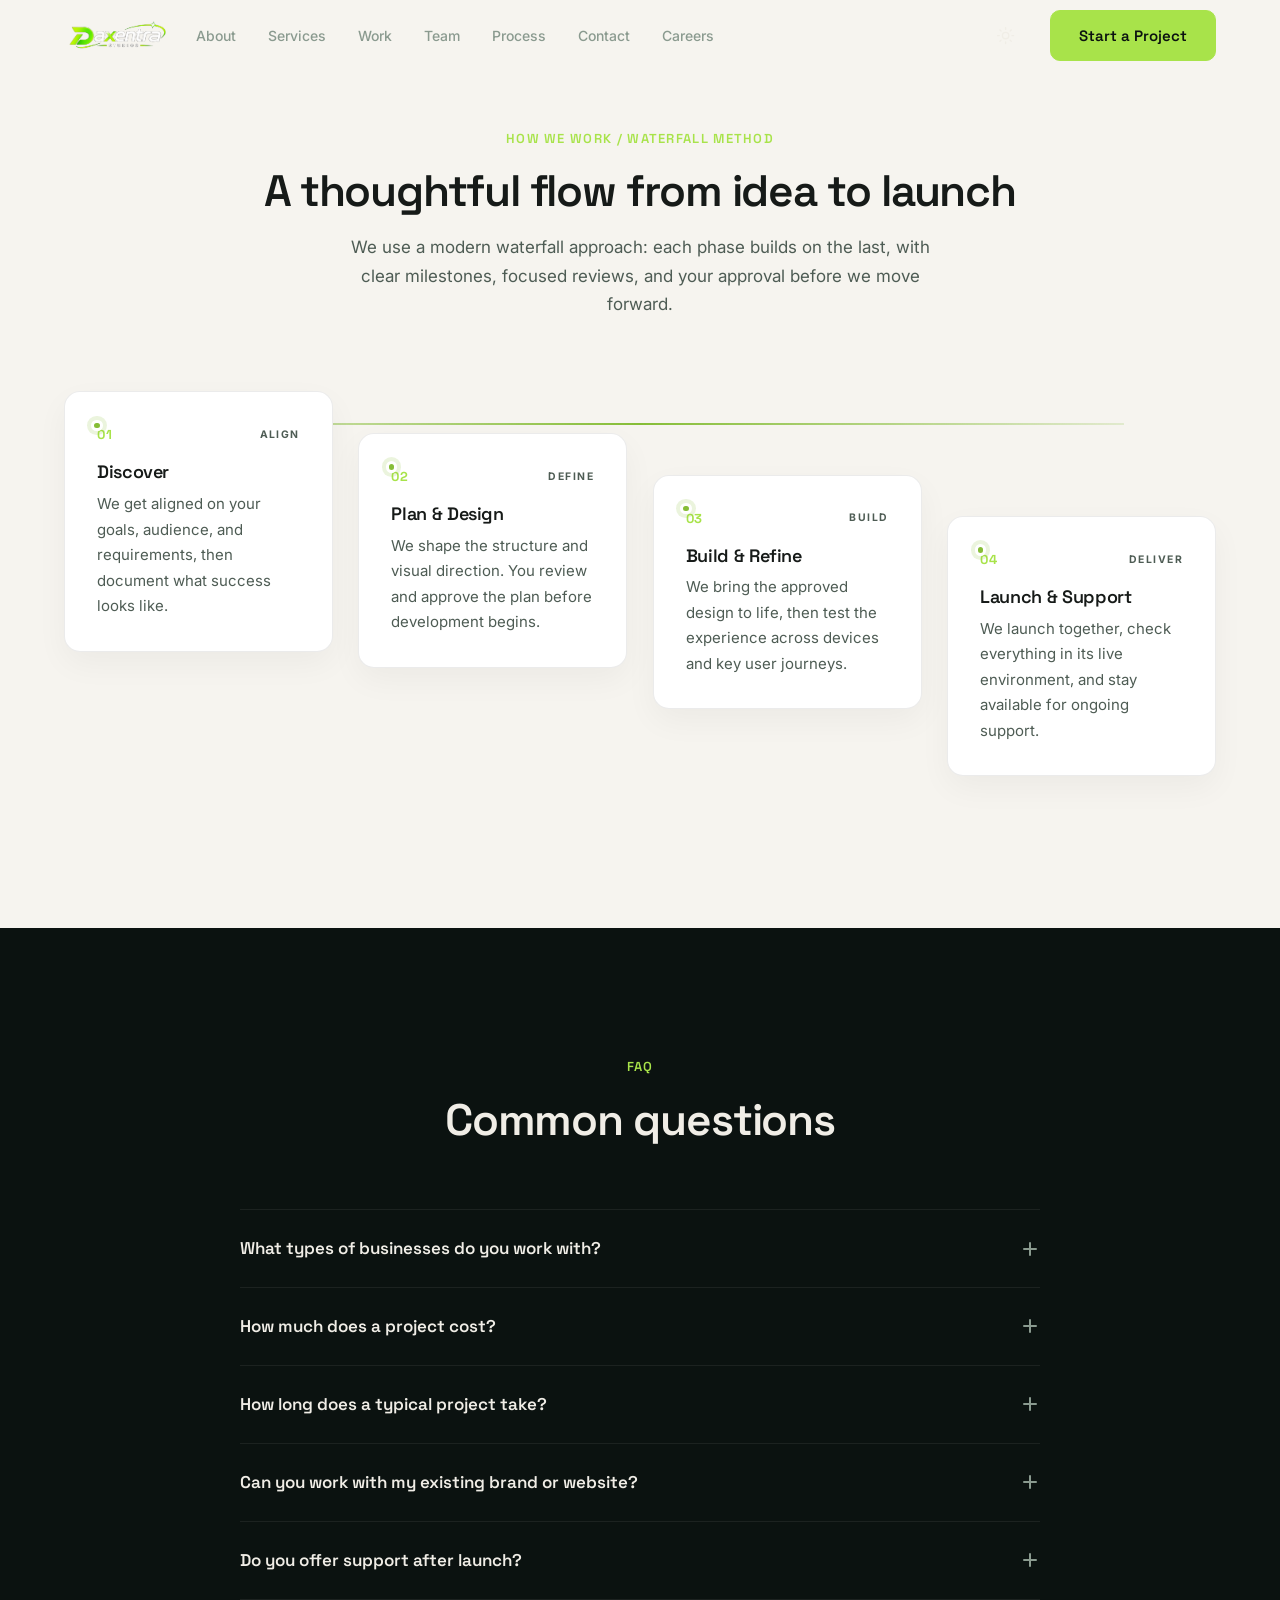
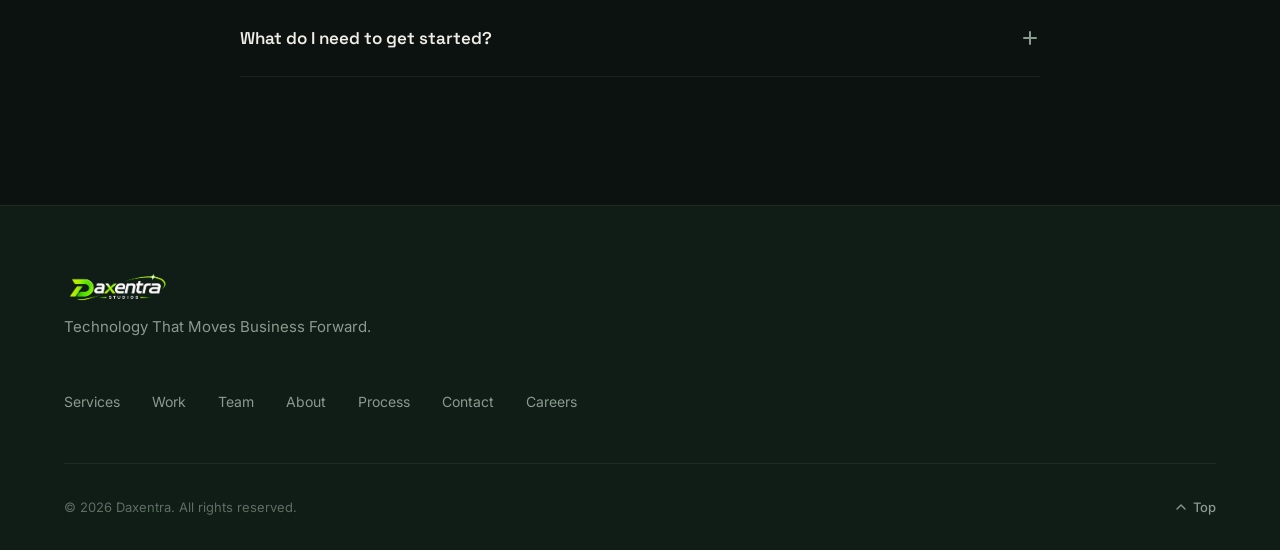
<file: process.html>
<!DOCTYPE html>
<html lang="en" data-theme="dark">
<head>
  <meta charset="UTF-8">
  <meta name="viewport" content="width=device-width, initial-scale=1.0">
  <link rel="icon" type="image/png" href="assets/images/Logo/brand_icon.png">
  <title>Process & FAQ — Daxentra Studio</title>
  <meta name="description" content="Daxentra designs and builds websites and digital products for businesses. Clean code, thoughtful design, direct collaboration.">
  <link rel="preconnect" href="https://fonts.googleapis.com">
  <link rel="preconnect" href="https://fonts.gstatic.com" crossorigin>
  <link href="https://fonts.googleapis.com/css2?family=Inter:wght@400;500;600&family=Space+Grotesk:wght@400;500;600;700&display=swap" rel="stylesheet">
  <link rel="stylesheet" href="css/styles.css">
  <script src="js/theme-init.js"></script>
</head>
<body>
<a href="#main-content" class="skip-link">Skip to main content</a>
<header class="site-header" id="site-header">
    <div class="container header-inner">
      <a href="index.html" class="logo" aria-label="Daxentra — Home">
        <img class="logo-image" src="assets/images/Logo/full_name_logo.png" alt="Daxentra">
      </a>

      <nav class="nav desktop-nav" id="main-nav" aria-label="Main navigation">
        <ul class="nav-links" id="nav-links" role="list">
          <li><a href="index.html#about" class="nav-link">About</a></li>
          <li><a href="index.html#services" class="nav-link">Services</a></li>
          <li><a href="index.html#work" class="nav-link">Work</a></li>
          <li><a href="index.html#team" class="nav-link">Team</a></li>
          <li><a href="index.html#process" class="nav-link">Process</a></li>
          <li><a href="index.html#contact" class="nav-link">Contact</a></li>
          <li><a href="careers.html" class="nav-link">Careers</a></li>
        </ul>
      </nav>

      <a href="index.html#contact" class="btn btn-primary nav-cta">Start a Project</a>

      <button class="theme-toggle" id="theme-toggle" type="button" aria-label="Switch to light theme" aria-pressed="false">
        <svg class="theme-icon theme-icon-sun" viewBox="0 0 24 24" aria-hidden="true"><circle cx="12" cy="12" r="4"/><path d="M12 2v2m0 16v2M4.93 4.93l1.42 1.42m11.3 11.3 1.42 1.42M2 12h2m16 0h2M4.93 19.07l1.42-1.42m11.3-11.3 1.42-1.42"/></svg>
        <svg class="theme-icon theme-icon-moon" viewBox="0 0 24 24" aria-hidden="true"><path d="M20.2 15.1A8.4 8.4 0 0 1 8.9 3.8 8.5 8.5 0 1 0 20.2 15.1Z"/></svg>
      </button>

      <button
        class="mobile-menu-btn"
        id="mobile-menu-btn"
        type="button"
        aria-expanded="false"
        aria-controls="mobile-nav"
        aria-label="Open navigation menu"
      >
        <span class="hamburger" aria-hidden="true">
          <span class="hamburger-line"></span>
          <span class="hamburger-line"></span>
          <span class="hamburger-line"></span>
        </span>
      </button>
    </div>

    <!-- Mobile Navigation Drawer: slides open between navbar and hero -->
    <nav class="mobile-nav-drawer" id="mobile-nav" aria-label="Mobile navigation">
      <div class="container mobile-nav-inner">
        <ul class="mobile-nav-links" id="mobile-nav-links" role="list">
          <li><a href="index.html#services" class="mobile-nav-link">Services</a></li>
          <li><a href="index.html#work" class="mobile-nav-link">Work</a></li>
          <li><a href="index.html#team" class="mobile-nav-link">Team</a></li>
          <li><a href="index.html#about" class="mobile-nav-link">About</a></li>
          <li><a href="index.html#process" class="mobile-nav-link">Process</a></li>
          <li><a href="index.html#contact" class="mobile-nav-link">Contact</a></li>
          <li><a href="careers.html" class="mobile-nav-link">Careers</a></li>
        </ul>
        <div class="mobile-nav-cta-wrapper">
          <a href="index.html#contact" class="btn btn-primary mobile-drawer-btn">Start a Project</a>
        </div>
      </div>
    </nav>
  </header>
<main id="main-content">
<section class="section section-light" id="process">
      <div class="container">
        <div class="section-header reveal">
          <p class="section-label">How We Work <span aria-hidden="true">/</span> Waterfall method</p>
          <h2 class="section-title">A thoughtful flow from idea to launch</h2>
          <p class="section-description">
            We use a modern waterfall approach: each phase builds on the last, with clear
            milestones, focused reviews, and your approval before we move forward.
          </p>
        </div>

        <ol class="process-steps waterfall-steps" role="list" aria-label="Our waterfall project phases">

          <li class="process-step reveal">
            <div class="step-number"><span aria-hidden="true">01</span><span class="step-kicker">ALIGN</span></div>
            <div class="step-content">
              <h3 class="step-title">Discover</h3>
              <p class="step-description">
                We get aligned on your goals, audience, and requirements, then document what success looks like.
              </p>
            </div>
          </li>

          <li class="process-step reveal">
            <div class="step-number"><span aria-hidden="true">02</span><span class="step-kicker">DEFINE</span></div>
            <div class="step-content">
              <h3 class="step-title">Plan &amp; Design</h3>
              <p class="step-description">
                We shape the structure and visual direction. You review and approve the plan before development begins.
              </p>
            </div>
          </li>

          <li class="process-step reveal">
            <div class="step-number"><span aria-hidden="true">03</span><span class="step-kicker">BUILD</span></div>
            <div class="step-content">
              <h3 class="step-title">Build &amp; Refine</h3>
              <p class="step-description">
                We bring the approved design to life, then test the experience across devices and key user journeys.
              </p>
            </div>
          </li>

          <li class="process-step reveal">
            <div class="step-number"><span aria-hidden="true">04</span><span class="step-kicker">DELIVER</span></div>
            <div class="step-content">
              <h3 class="step-title">Launch &amp; Support</h3>
              <p class="step-description">
                We launch together, check everything in its live environment, and stay available for ongoing support.
              </p>
            </div>
          </li>

        </ol>
      </div>
    </section>
<section class="section section-dark" id="faq">
      <div class="container">
        <div class="section-header reveal">
          <p class="section-label">FAQ</p>
          <h2 class="section-title">Common questions</h2>
        </div>

        <div class="faq-list reveal">

          <details class="faq-item">
            <summary class="faq-question">
              <span>What types of businesses do you work with?</span>
              <span class="faq-icon" aria-hidden="true"></span>
            </summary>
            <div class="faq-answer">
              <p>
                We work with small and growing businesses across a range of industries. 
                Whether you&rsquo;re a local service provider, a retail brand, a professional 
                firm, or a startup, we tailor our approach to fit your specific needs and goals.
              </p>
            </div>
          </details>

          <details class="faq-item">
            <summary class="faq-question">
              <span>How much does a project cost?</span>
              <span class="faq-icon" aria-hidden="true"></span>
            </summary>
            <div class="faq-answer">
              <p>
                Project costs depend on scope, complexity, and the specific services involved. 
                We provide a clear, detailed estimate after our initial conversation so you 
                know exactly what to expect. There are no hidden fees.
              </p>
            </div>
          </details>

          <details class="faq-item">
            <summary class="faq-question">
              <span>How long does a typical project take?</span>
              <span class="faq-icon" aria-hidden="true"></span>
            </summary>
            <div class="faq-answer">
              <p>
                Timelines vary based on the project&rsquo;s size and requirements. During our 
                planning phase, we&rsquo;ll establish a realistic timeline with key milestones 
                so you always know what&rsquo;s coming next.
              </p>
            </div>
          </details>

          <details class="faq-item">
            <summary class="faq-question">
              <span>Can you work with my existing brand or website?</span>
              <span class="faq-icon" aria-hidden="true"></span>
            </summary>
            <div class="faq-answer">
              <p>
                Absolutely. We can redesign or rebuild your current site while respecting your 
                existing brand identity. If you have brand guidelines, a style guide, or 
                existing assets, we&rsquo;ll incorporate them into the new design.
              </p>
            </div>
          </details>

          <details class="faq-item">
            <summary class="faq-question">
              <span>Do you offer support after launch?</span>
              <span class="faq-icon" aria-hidden="true"></span>
            </summary>
            <div class="faq-answer">
              <p>
                Yes. We offer ongoing website care and maintenance to keep your site secure, 
                updated, and performing well. We&rsquo;re also available for future improvements 
                and new features as your business grows.
              </p>
            </div>
          </details>

          <details class="faq-item">
            <summary class="faq-question">
              <span>What do I need to get started?</span>
              <span class="faq-icon" aria-hidden="true"></span>
            </summary>
            <div class="faq-answer">
              <p>
                Just reach out and tell us a bit about your business and what you&rsquo;re 
                looking for. We&rsquo;ll take it from there. If you have existing brand materials, 
                content, or a current website, those are helpful but not required to begin the 
                conversation.
              </p>
            </div>
          </details>

        </div>
      </div>
    </section>
</main>
  <!-- ========== FOOTER ========== -->
  <footer class="site-footer">
    <div class="container footer-inner">
      <div class="footer-brand">
        <a href="index.html" class="logo footer-logo" aria-label="Daxentra — Home">
          <img class="logo-image" src="assets/images/Logo/full_name_logo.png" alt="Daxentra">
        </a>
        <p class="footer-tagline">Technology That Moves Business Forward.</p>
      </div>

      <nav class="footer-nav" aria-label="Footer navigation">
        <ul class="footer-links" role="list">
          <li><a href="index.html#services">Services</a></li>
          <li><a href="index.html#work">Work</a></li>
          <li><a href="index.html#team">Team</a></li>
          <li><a href="index.html#about">About</a></li>
          <li><a href="index.html#process">Process</a></li>
          <li><a href="index.html#contact">Contact</a></li>
          <li><a href="careers.html">Careers</a></li>
        </ul>
      </nav>

      <div class="footer-bottom">
        <p class="footer-copyright">
          &copy; <span id="copyright-year"></span> Daxentra. All rights reserved.
        </p>
        <a href="index.html" class="back-to-top" aria-label="Back to top">
          <svg width="16" height="16" viewBox="0 0 24 24" fill="none" stroke="currentColor" stroke-width="2" stroke-linecap="round" stroke-linejoin="round" aria-hidden="true"><path d="M18 15l-6-6-6 6"/></svg>
          Top
        </a>
      </div>
    </div>
  </footer>

  <script src="js/main.js"></script>
</body>
</html>
</file>
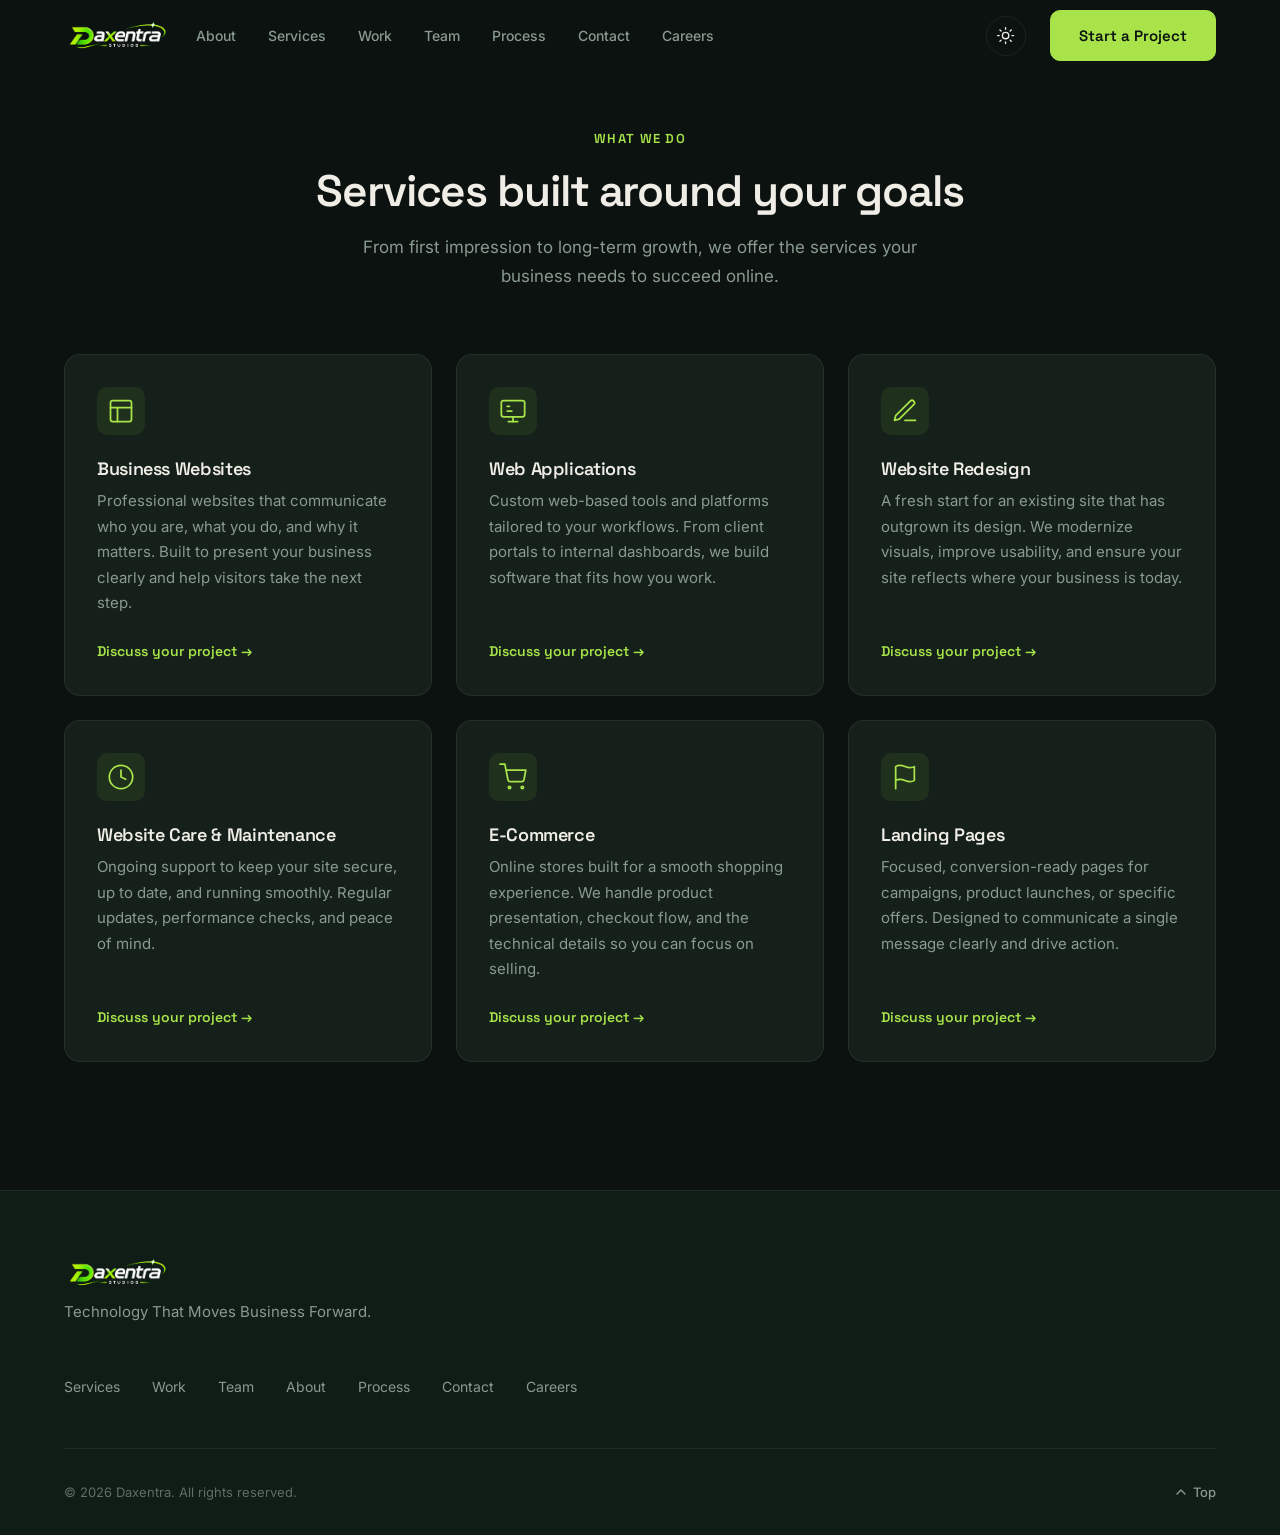
<file: services.html>
<!DOCTYPE html>
<html lang="en" data-theme="dark">
<head>
  <meta charset="UTF-8">
  <meta name="viewport" content="width=device-width, initial-scale=1.0">
  <link rel="icon" type="image/png" href="assets/images/Logo/brand_icon.png">
  <title>Services — Daxentra Studio</title>
  <meta name="description" content="Daxentra designs and builds websites and digital products for businesses. Clean code, thoughtful design, direct collaboration.">
  <link rel="preconnect" href="https://fonts.googleapis.com">
  <link rel="preconnect" href="https://fonts.gstatic.com" crossorigin>
  <link href="https://fonts.googleapis.com/css2?family=Inter:wght@400;500;600&family=Space+Grotesk:wght@400;500;600;700&display=swap" rel="stylesheet">
  <link rel="stylesheet" href="css/styles.css">
  <script src="js/theme-init.js"></script>
</head>
<body>
<a href="#main-content" class="skip-link">Skip to main content</a>
<header class="site-header" id="site-header">
    <div class="container header-inner">
      <a href="index.html" class="logo" aria-label="Daxentra — Home">
        <img class="logo-image" src="assets/images/Logo/full_name_logo.png" alt="Daxentra">
      </a>

      <nav class="nav desktop-nav" id="main-nav" aria-label="Main navigation">
        <ul class="nav-links" id="nav-links" role="list">
          <li><a href="index.html#about" class="nav-link">About</a></li>
          <li><a href="index.html#services" class="nav-link">Services</a></li>
          <li><a href="index.html#work" class="nav-link">Work</a></li>
          <li><a href="index.html#team" class="nav-link">Team</a></li>
          <li><a href="index.html#process" class="nav-link">Process</a></li>
          <li><a href="index.html#contact" class="nav-link">Contact</a></li>
          <li><a href="careers.html" class="nav-link">Careers</a></li>
        </ul>
      </nav>

      <a href="index.html#contact" class="btn btn-primary nav-cta">Start a Project</a>

      <button class="theme-toggle" id="theme-toggle" type="button" aria-label="Switch to light theme" aria-pressed="false">
        <svg class="theme-icon theme-icon-sun" viewBox="0 0 24 24" aria-hidden="true"><circle cx="12" cy="12" r="4"/><path d="M12 2v2m0 16v2M4.93 4.93l1.42 1.42m11.3 11.3 1.42 1.42M2 12h2m16 0h2M4.93 19.07l1.42-1.42m11.3-11.3 1.42-1.42"/></svg>
        <svg class="theme-icon theme-icon-moon" viewBox="0 0 24 24" aria-hidden="true"><path d="M20.2 15.1A8.4 8.4 0 0 1 8.9 3.8 8.5 8.5 0 1 0 20.2 15.1Z"/></svg>
      </button>

      <button
        class="mobile-menu-btn"
        id="mobile-menu-btn"
        type="button"
        aria-expanded="false"
        aria-controls="mobile-nav"
        aria-label="Open navigation menu"
      >
        <span class="hamburger" aria-hidden="true">
          <span class="hamburger-line"></span>
          <span class="hamburger-line"></span>
          <span class="hamburger-line"></span>
        </span>
      </button>
    </div>

    <!-- Mobile Navigation Drawer: slides open between navbar and hero -->
    <nav class="mobile-nav-drawer" id="mobile-nav" aria-label="Mobile navigation">
      <div class="container mobile-nav-inner">
        <ul class="mobile-nav-links" id="mobile-nav-links" role="list">
          <li><a href="index.html#services" class="mobile-nav-link">Services</a></li>
          <li><a href="index.html#work" class="mobile-nav-link">Work</a></li>
          <li><a href="index.html#team" class="mobile-nav-link">Team</a></li>
          <li><a href="index.html#about" class="mobile-nav-link">About</a></li>
          <li><a href="index.html#process" class="mobile-nav-link">Process</a></li>
          <li><a href="index.html#contact" class="mobile-nav-link">Contact</a></li>
          <li><a href="careers.html" class="mobile-nav-link">Careers</a></li>
        </ul>
        <div class="mobile-nav-cta-wrapper">
          <a href="index.html#contact" class="btn btn-primary mobile-drawer-btn">Start a Project</a>
        </div>
      </div>
    </nav>
  </header>
<main id="main-content">
<section class="section section-dark" id="services">
      <div class="container">
        <div class="section-header reveal">
          <p class="section-label">What We Do</p>
          <h2 class="section-title">Services built around your goals</h2>
          <p class="section-description">
            From first impression to long-term growth, we offer the services your business needs 
            to succeed online.
          </p>
        </div>

        <div class="services-grid">

          <article class="service-card reveal">
            <div class="service-icon" aria-hidden="true">
              <svg width="28" height="28" viewBox="0 0 24 24" fill="none" stroke="currentColor" stroke-width="1.5" stroke-linecap="round" stroke-linejoin="round"><rect x="3" y="3" width="18" height="18" rx="2"/><path d="M3 9h18"/><path d="M9 21V9"/></svg>
            </div>
            <h3 class="service-title">Business Websites</h3>
            <p class="service-description">
              Professional websites that communicate who you are, what you do, and why it matters. 
              Built to present your business clearly and help visitors take the next step.
            </p>
            <a href="contact.html" class="service-link">
              Discuss your project <span aria-hidden="true">&rarr;</span>
            </a>
          </article>

          <article class="service-card reveal">
            <div class="service-icon" aria-hidden="true">
              <svg width="28" height="28" viewBox="0 0 24 24" fill="none" stroke="currentColor" stroke-width="1.5" stroke-linecap="round" stroke-linejoin="round"><rect x="2" y="3" width="20" height="14" rx="2"/><path d="M8 21h8"/><path d="M12 17v4"/><path d="M7 8h2"/><path d="M7 12h4"/></svg>
            </div>
            <h3 class="service-title">Web Applications</h3>
            <p class="service-description">
              Custom web-based tools and platforms tailored to your workflows. From client portals 
              to internal dashboards, we build software that fits how you work.
            </p>
            <a href="contact.html" class="service-link">
              Discuss your project <span aria-hidden="true">&rarr;</span>
            </a>
          </article>

          <article class="service-card reveal">
            <div class="service-icon" aria-hidden="true">
              <svg width="28" height="28" viewBox="0 0 24 24" fill="none" stroke="currentColor" stroke-width="1.5" stroke-linecap="round" stroke-linejoin="round"><path d="M12 20h9"/><path d="M16.5 3.5a2.12 2.12 0 0 1 3 3L7 19l-4 1 1-4Z"/></svg>
            </div>
            <h3 class="service-title">Website Redesign</h3>
            <p class="service-description">
              A fresh start for an existing site that has outgrown its design. We modernize visuals, 
              improve usability, and ensure your site reflects where your business is today.
            </p>
            <a href="contact.html" class="service-link">
              Discuss your project <span aria-hidden="true">&rarr;</span>
            </a>
          </article>

          <article class="service-card reveal">
            <div class="service-icon" aria-hidden="true">
              <svg width="28" height="28" viewBox="0 0 24 24" fill="none" stroke="currentColor" stroke-width="1.5" stroke-linecap="round" stroke-linejoin="round"><path d="M12 22c5.523 0 10-4.477 10-10S17.523 2 12 2 2 6.477 2 12s4.477 10 10 10z"/><path d="M12 6v6l4 2"/></svg>
            </div>
            <h3 class="service-title">Website Care &amp; Maintenance</h3>
            <p class="service-description">
              Ongoing support to keep your site secure, up to date, and running smoothly. 
              Regular updates, performance checks, and peace of mind.
            </p>
            <a href="contact.html" class="service-link">
              Discuss your project <span aria-hidden="true">&rarr;</span>
            </a>
          </article>

          <article class="service-card reveal">
            <div class="service-icon" aria-hidden="true">
              <svg width="28" height="28" viewBox="0 0 24 24" fill="none" stroke="currentColor" stroke-width="1.5" stroke-linecap="round" stroke-linejoin="round"><circle cx="9" cy="21" r="1"/><circle cx="20" cy="21" r="1"/><path d="M1 1h4l2.68 13.39a2 2 0 0 0 2 1.61h9.72a2 2 0 0 0 2-1.61L23 6H6"/></svg>
            </div>
            <h3 class="service-title">E-Commerce</h3>
            <p class="service-description">
              Online stores built for a smooth shopping experience. We handle product presentation, 
              checkout flow, and the technical details so you can focus on selling.
            </p>
            <a href="contact.html" class="service-link">
              Discuss your project <span aria-hidden="true">&rarr;</span>
            </a>
          </article>

          <article class="service-card reveal">
            <div class="service-icon" aria-hidden="true">
              <svg width="28" height="28" viewBox="0 0 24 24" fill="none" stroke="currentColor" stroke-width="1.5" stroke-linecap="round" stroke-linejoin="round"><path d="M4 15s1-1 4-1 5 2 8 2 4-1 4-1V3s-1 1-4 1-5-2-8-2-4 1-4 1z"/><line x1="4" y1="22" x2="4" y2="15"/></svg>
            </div>
            <h3 class="service-title">Landing Pages</h3>
            <p class="service-description">
              Focused, conversion-ready pages for campaigns, product launches, or specific offers. 
              Designed to communicate a single message clearly and drive action.
            </p>
            <a href="contact.html" class="service-link">
              Discuss your project <span aria-hidden="true">&rarr;</span>
            </a>
          </article>

        </div>
      </div>
    </section>
</main>
  <!-- ========== FOOTER ========== -->
  <footer class="site-footer">
    <div class="container footer-inner">
      <div class="footer-brand">
        <a href="index.html" class="logo footer-logo" aria-label="Daxentra — Home">
          <img class="logo-image" src="assets/images/Logo/full_name_logo.png" alt="Daxentra">
        </a>
        <p class="footer-tagline">Technology That Moves Business Forward.</p>
      </div>

      <nav class="footer-nav" aria-label="Footer navigation">
        <ul class="footer-links" role="list">
          <li><a href="index.html#services">Services</a></li>
          <li><a href="index.html#work">Work</a></li>
          <li><a href="index.html#team">Team</a></li>
          <li><a href="index.html#about">About</a></li>
          <li><a href="index.html#process">Process</a></li>
          <li><a href="index.html#contact">Contact</a></li>
          <li><a href="careers.html">Careers</a></li>
        </ul>
      </nav>

      <div class="footer-bottom">
        <p class="footer-copyright">
          &copy; <span id="copyright-year"></span> Daxentra. All rights reserved.
        </p>
        <a href="index.html" class="back-to-top" aria-label="Back to top">
          <svg width="16" height="16" viewBox="0 0 24 24" fill="none" stroke="currentColor" stroke-width="2" stroke-linecap="round" stroke-linejoin="round" aria-hidden="true"><path d="M18 15l-6-6-6 6"/></svg>
          Top
        </a>
      </div>
    </div>
  </footer>

  <script src="js/main.js"></script>
</body>
</html>
</file>
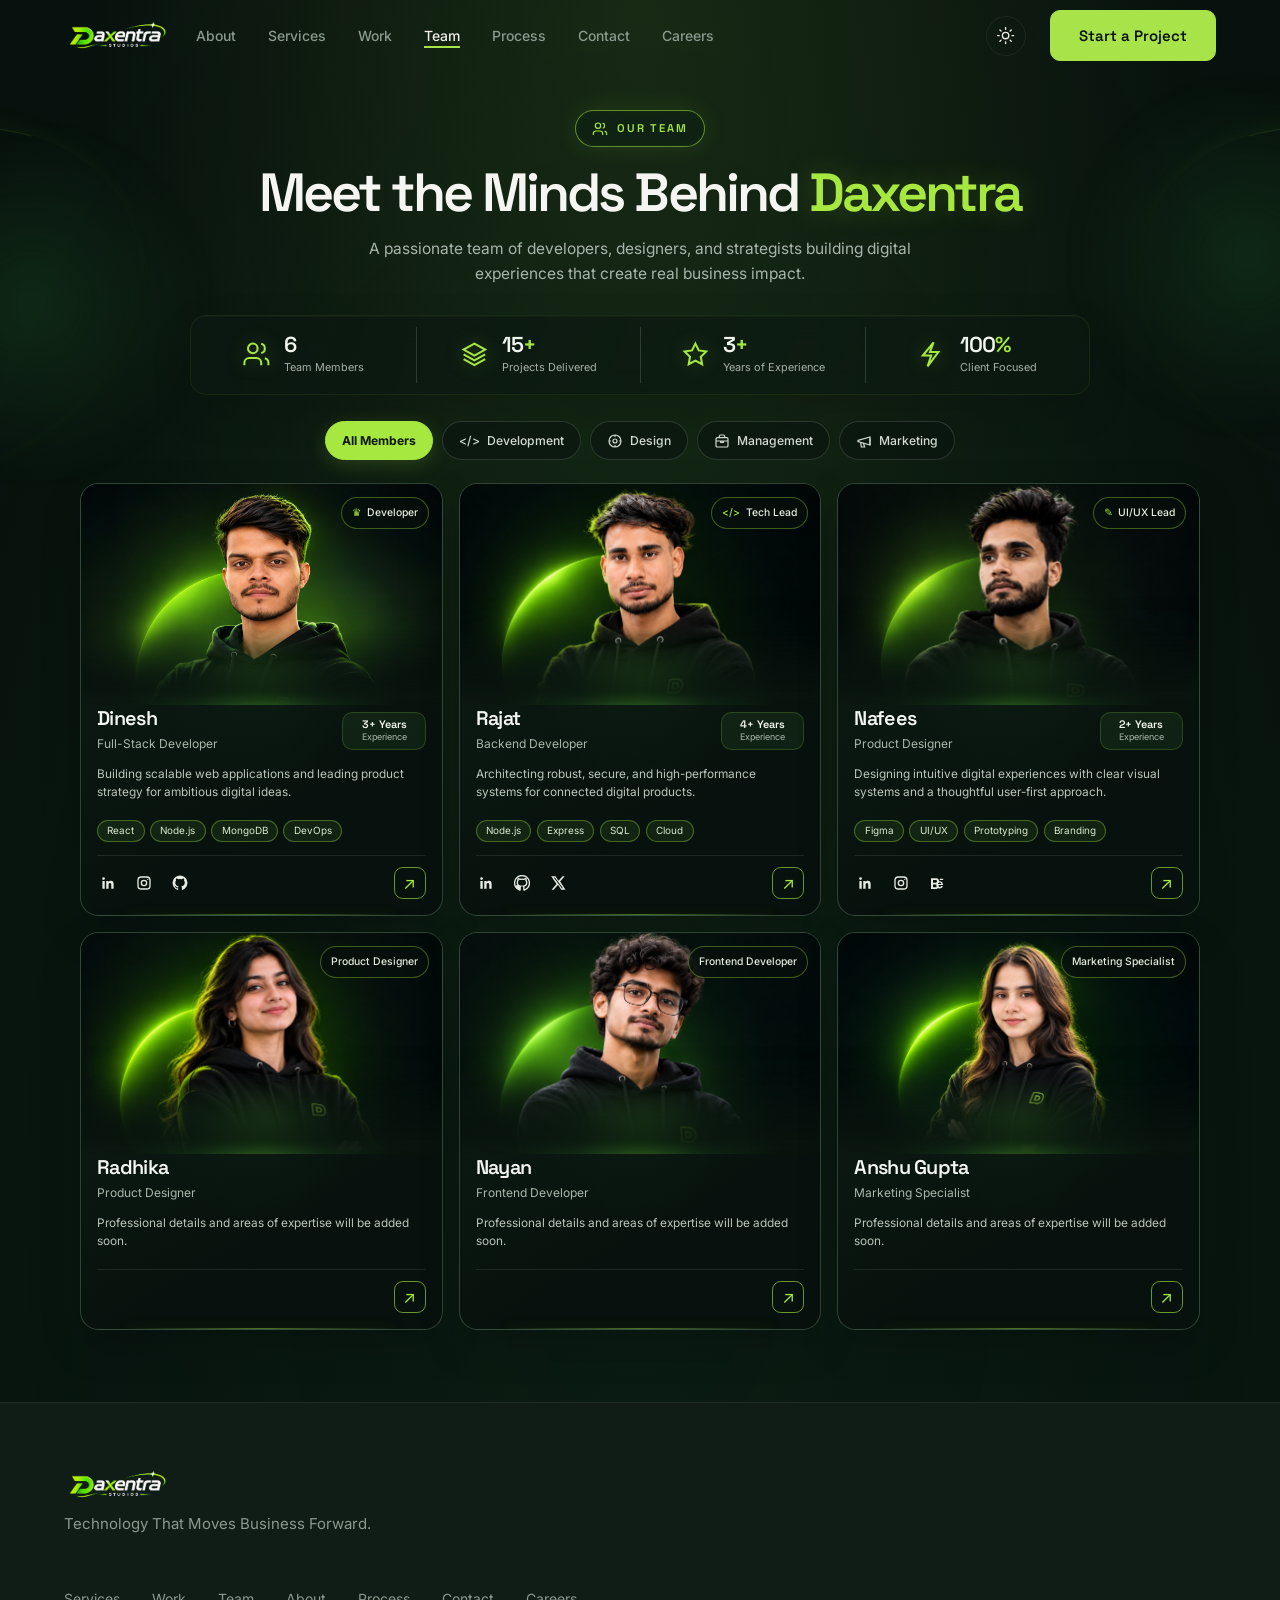
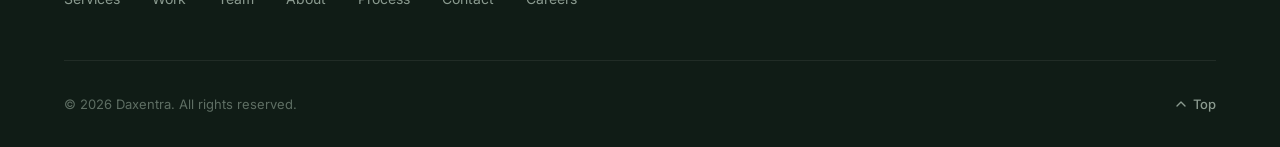
<file: team.html>
<!DOCTYPE html>
<html lang="en" data-theme="dark">
<head>
  <meta charset="UTF-8">
  <meta name="viewport" content="width=device-width, initial-scale=1.0">
  <link rel="icon" type="image/png" href="assets/images/Logo/brand_icon.png">
  <title>Team — Daxentra Studio</title>
  <meta name="description" content="Daxentra designs and builds websites and digital products for businesses. Clean code, thoughtful design, direct collaboration.">
  <link rel="preconnect" href="https://fonts.googleapis.com">
  <link rel="preconnect" href="https://fonts.gstatic.com" crossorigin>
  <link href="https://fonts.googleapis.com/css2?family=Inter:wght@400;500;600&family=Space+Grotesk:wght@400;500;600;700&display=swap" rel="stylesheet">
  <link rel="stylesheet" href="css/styles.css">
  <script src="js/theme-init.js"></script>
</head>
<body>
<a href="#main-content" class="skip-link">Skip to main content</a>
<header class="site-header" id="site-header">
    <div class="container header-inner">
      <a href="index.html" class="logo" aria-label="Daxentra — Home">
        <img class="logo-image" src="assets/images/Logo/full_name_logo.png" alt="Daxentra">
      </a>

      <nav class="nav desktop-nav" id="main-nav" aria-label="Main navigation">
        <ul class="nav-links" id="nav-links" role="list">
          <li><a href="index.html#about" class="nav-link">About</a></li>
          <li><a href="index.html#services" class="nav-link">Services</a></li>
          <li><a href="index.html#work" class="nav-link">Work</a></li>
          <li><a href="#team" class="nav-link">Team</a></li>
          <li><a href="index.html#process" class="nav-link">Process</a></li>
          <li><a href="index.html#contact" class="nav-link">Contact</a></li>
          <li><a href="careers.html" class="nav-link">Careers</a></li>
        </ul>
      </nav>

      <a href="index.html#contact" class="btn btn-primary nav-cta">Start a Project</a>

      <button class="theme-toggle" id="theme-toggle" type="button" aria-label="Switch to light theme" aria-pressed="false">
        <svg class="theme-icon theme-icon-sun" viewBox="0 0 24 24" aria-hidden="true"><circle cx="12" cy="12" r="4"/><path d="M12 2v2m0 16v2M4.93 4.93l1.42 1.42m11.3 11.3 1.42 1.42M2 12h2m16 0h2M4.93 19.07l1.42-1.42m11.3-11.3 1.42-1.42"/></svg>
        <svg class="theme-icon theme-icon-moon" viewBox="0 0 24 24" aria-hidden="true"><path d="M20.2 15.1A8.4 8.4 0 0 1 8.9 3.8 8.5 8.5 0 1 0 20.2 15.1Z"/></svg>
      </button>

      <button
        class="mobile-menu-btn"
        id="mobile-menu-btn"
        type="button"
        aria-expanded="false"
        aria-controls="mobile-nav"
        aria-label="Open navigation menu"
      >
        <span class="hamburger" aria-hidden="true">
          <span class="hamburger-line"></span>
          <span class="hamburger-line"></span>
          <span class="hamburger-line"></span>
        </span>
      </button>
    </div>

    <!-- Mobile Navigation Drawer: slides open between navbar and hero -->
    <nav class="mobile-nav-drawer" id="mobile-nav" aria-label="Mobile navigation">
      <div class="container mobile-nav-inner">
        <ul class="mobile-nav-links" id="mobile-nav-links" role="list">
          <li><a href="index.html#services" class="mobile-nav-link">Services</a></li>
          <li><a href="index.html#work" class="mobile-nav-link">Work</a></li>
          <li><a href="#team" class="mobile-nav-link">Team</a></li>
          <li><a href="index.html#about" class="mobile-nav-link">About</a></li>
          <li><a href="index.html#process" class="mobile-nav-link">Process</a></li>
          <li><a href="index.html#contact" class="mobile-nav-link">Contact</a></li>
          <li><a href="careers.html" class="mobile-nav-link">Careers</a></li>
        </ul>
        <div class="mobile-nav-cta-wrapper">
          <a href="index.html#contact" class="btn btn-primary mobile-drawer-btn">Start a Project</a>
        </div>
      </div>
    </nav>
  </header>
<main id="main-content" class="team-page">
  <section class="team-directory" id="team" aria-labelledby="team-title">
    <div class="team-ambient team-ambient-left" aria-hidden="true"></div>
    <div class="team-ambient team-ambient-right" aria-hidden="true"></div>
    <div class="container">
      <header class="team-hero reveal">
        <p class="team-kicker">
          <svg viewBox="0 0 24 24" fill="none" stroke="currentColor" stroke-width="1.8" aria-hidden="true">
            <path d="M16 21v-2a4 4 0 0 0-4-4H6a4 4 0 0 0-4 4v2"/>
            <circle cx="9" cy="7" r="4"/>
            <path d="M22 21v-2a4 4 0 0 0-3-3.87M16 3.13a4 4 0 0 1 0 7.75"/>
          </svg>
          Our Team
        </p>
        <h1 id="team-title">Meet the Minds Behind <span>Daxentra</span></h1>
        <p class="team-hero-copy">
          A passionate team of developers, designers, and strategists building
          digital experiences that create real business impact.
        </p>
      </header>

      <div class="team-stats reveal" aria-label="Team highlights">
        <div class="team-stat">
          <svg viewBox="0 0 24 24" fill="none" stroke="currentColor" stroke-width="1.7" aria-hidden="true">
            <path d="M16 21v-2a4 4 0 0 0-4-4H6a4 4 0 0 0-4 4v2"/><circle cx="9" cy="7" r="4"/>
            <path d="M22 21v-2a4 4 0 0 0-3-3.87M16 3.13a4 4 0 0 1 0 7.75"/>
          </svg>
          <div><strong>6</strong><span>Team Members</span></div>
        </div>
        <div class="team-stat">
          <svg viewBox="0 0 24 24" fill="none" stroke="currentColor" stroke-width="1.7" aria-hidden="true">
            <path d="m12 3 9 5-9 5-9-5 9-5Z"/><path d="m3 12 9 5 9-5M3 16l9 5 9-5"/>
          </svg>
          <div><strong>15<span>+</span></strong><span>Projects Delivered</span></div>
        </div>
        <div class="team-stat">
          <svg viewBox="0 0 24 24" fill="none" stroke="currentColor" stroke-width="1.7" aria-hidden="true">
            <path d="m12 3 2.8 5.7 6.2.9-4.5 4.4 1.1 6.2-5.6-3-5.6 3 1.1-6.2L3 9.6l6.2-.9L12 3Z"/>
          </svg>
          <div><strong>3<span>+</span></strong><span>Years of Experience</span></div>
        </div>
        <div class="team-stat">
          <svg viewBox="0 0 24 24" fill="none" stroke="currentColor" stroke-width="1.7" aria-hidden="true">
            <path d="m13 2-3 8h7L8 22l3-9H4l9-11Z"/>
          </svg>
          <div><strong>100<span>%</span></strong><span>Client Focused</span></div>
        </div>
      </div>

      <div class="team-controls">
        <div class="team-filters" role="group" aria-label="Filter team members" data-team-filters>
          <button type="button" class="team-filter is-active" data-team-filter="all" aria-pressed="true">All Members</button>
          <button type="button" class="team-filter" data-team-filter="development" aria-pressed="false">
            <span aria-hidden="true">&lt;/&gt;</span> Development
          </button>
          <button type="button" class="team-filter" data-team-filter="design" aria-pressed="false">
            <svg viewBox="0 0 24 24" fill="none" stroke="currentColor" stroke-width="1.8" aria-hidden="true"><circle cx="12" cy="12" r="9"/><path d="M12 3v3m9 6h-3M12 21v-3m-9-6h3"/><circle cx="12" cy="12" r="3"/></svg>
            Design
          </button>
          <button type="button" class="team-filter" data-team-filter="management" aria-pressed="false">
            <svg viewBox="0 0 24 24" fill="none" stroke="currentColor" stroke-width="1.8" aria-hidden="true"><rect x="3" y="7" width="18" height="14" rx="2"/><path d="M8 7V5a2 2 0 0 1 2-2h4a2 2 0 0 1 2 2v2M3 12h18m-11 0v2h4v-2"/></svg>
            Management
          </button>
          <button type="button" class="team-filter" data-team-filter="marketing" aria-pressed="false">
            <svg viewBox="0 0 24 24" fill="none" stroke="currentColor" stroke-width="1.8" aria-hidden="true"><path d="m3 11 18-5v12L3 13v-2Z"/><path d="m11 15 2 6H8l-1-7m14-6v10"/></svg>
            Marketing
          </button>
        </div>
        <p class="team-filter-status sr-only" id="team-filter-status" aria-live="polite" aria-atomic="true">Showing 6 team members</p>
      </div>

      <!-- Names match the supplied portraits; titles, experience, and social destinations are editable sample content. -->
      <div class="team-grid" data-team-grid>
        <article class="team-member reveal" data-categories="development management">
          <div class="team-member-visual">
            <span class="team-member-glow" aria-hidden="true"></span>
            <img src="assets/images/Team/Dinesh_profile_pic.png" alt="Portrait of Dinesh" loading="lazy">
            <span class="team-member-role"><span aria-hidden="true">♛</span>Developer</span>
          </div>
          <div class="team-member-content">
            <div class="team-member-heading">
              <div><h2>Dinesh</h2><p>Full-Stack Developer</p></div>
              <span class="team-experience"><strong>3+ Years</strong><span>Experience</span></span>
            </div>
            <p class="team-member-bio">Building scalable web applications and leading product strategy for ambitious digital ideas.</p>
            <ul class="team-tags" aria-label="Specialties">
              <li>React</li><li>Node.js</li><li>MongoDB</li><li>DevOps</li>
            </ul>
            <div class="team-member-footer">
              <div class="team-socials" aria-label="Social profiles">
                <a href="https://www.linkedin.com/" target="_blank" rel="noopener noreferrer" aria-label="Dinesh on LinkedIn — replace with profile URL">
                  <svg viewBox="0 0 24 24" aria-hidden="true"><path d="M20.45 20.45h-3.56v-5.57c0-1.33-.02-3.04-1.85-3.04-1.85 0-2.13 1.44-2.13 2.94v5.67H9.35V9h3.42v1.56h.05c.48-.9 1.64-1.85 3.37-1.85 3.6 0 4.27 2.37 4.27 5.45v6.29ZM5.34 7.43a2.06 2.06 0 1 1 0-4.12 2.06 2.06 0 0 1 0 4.12ZM7.12 20.45H3.56V9h3.56v11.45Z"/></svg>
                </a>
                <a href="https://www.instagram.com/" target="_blank" rel="noopener noreferrer" aria-label="Dinesh on Instagram — replace with profile URL">
                  <svg viewBox="0 0 24 24" aria-hidden="true"><rect x="3" y="3" width="18" height="18" rx="5"/><circle cx="12" cy="12" r="4"/><circle class="icon-fill" cx="17.5" cy="6.5" r="1"/></svg>
                </a>
                <a href="https://github.com/" target="_blank" rel="noopener noreferrer" aria-label="Dinesh on GitHub — replace with profile URL">
                  <svg viewBox="0 0 24 24" aria-hidden="true"><path d="M12 .9a11.1 11.1 0 0 0-3.51 21.63c.56.1.76-.24.76-.54v-2.08c-3.1.67-3.75-1.32-3.75-1.32-.5-1.29-1.24-1.63-1.24-1.63-1.01-.7.08-.69.08-.69 1.12.08 1.71 1.15 1.71 1.15 1 1.7 2.62 1.21 3.26.93.1-.73.39-1.21.71-1.49-2.47-.28-5.07-1.24-5.07-5.52 0-1.22.44-2.21 1.15-2.99-.12-.28-.5-1.42.11-2.95 0 0 .94-.3 3.05 1.14a10.6 10.6 0 0 1 5.56 0c2.11-1.44 3.04-1.14 3.04-1.14.61 1.53.23 2.67.11 2.95.72.78 1.15 1.77 1.15 2.99 0 4.29-2.6 5.23-5.08 5.51.4.35.76 1.02.76 2.06v3.08c0 .3.2.65.77.54A11.1 11.1 0 0 0 12 .9Z"/></svg>
                </a>
              </div>
              <a class="team-member-link" href="index.html#contact" aria-label="Contact Daxentra about Dinesh's work"><span aria-hidden="true">↗</span></a>
            </div>
          </div>
        </article>

        <article class="team-member reveal" data-categories="development">
          <div class="team-member-visual">
            <span class="team-member-glow" aria-hidden="true"></span>
            <img src="assets/images/Team/Rajat_profile_pic.jpg" alt="Portrait of Rajat" loading="lazy">
            <span class="team-member-role"><span aria-hidden="true">&lt;/&gt;</span> Tech Lead</span>
          </div>
          <div class="team-member-content">
            <div class="team-member-heading">
              <div><h2>Rajat</h2><p>Backend Developer</p></div>
              <span class="team-experience"><strong>4+ Years</strong><span>Experience</span></span>
            </div>
            <p class="team-member-bio">Architecting robust, secure, and high-performance systems for connected digital products.</p>
            <ul class="team-tags" aria-label="Specialties">
              <li>Node.js</li><li>Express</li><li>SQL</li><li>Cloud</li>
            </ul>
            <div class="team-member-footer">
              <div class="team-socials" aria-label="Social profiles">
                <a href="https://www.linkedin.com/" target="_blank" rel="noopener noreferrer" aria-label="Rajat on LinkedIn — replace with profile URL">
                  <svg viewBox="0 0 24 24" aria-hidden="true"><path d="M20.45 20.45h-3.56v-5.57c0-1.33-.02-3.04-1.85-3.04-1.85 0-2.13 1.44-2.13 2.94v5.67H9.35V9h3.42v1.56h.05c.48-.9 1.64-1.85 3.37-1.85 3.6 0 4.27 2.37 4.27 5.45v6.29ZM5.34 7.43a2.06 2.06 0 1 1 0-4.12 2.06 2.06 0 0 1 0 4.12ZM7.12 20.45H3.56V9h3.56v11.45Z"/></svg>
                </a>
                <a href="https://github.com/" target="_blank" rel="noopener noreferrer" aria-label="Rajat on GitHub — replace with profile URL">
                  <svg viewBox="0 0 24 24" aria-hidden="true"><path d="M12 .9a11.1 11.1 0 0 0-3.51 21.63c.56.1.76-.24.76-.54v-2.08c-3.1.67-3.75-1.32-3.75-1.32-.5-1.29-1.24-1.63-1.24-1.63-1.01-.7.08-.69.08-.69 1.12.08 1.71 1.15 1.71 1.15 1 1.7 2.62 1.21 3.26.93.1-.73.39-1.21.71-1.49-2.47-.28-5.07-1.24-5.07-5.52 0-1.22.44-2.21 1.15-2.99-.12-.28-.5-1.42.11-2.95 0 0 .94-.3 3.05 1.14a10.6 10.6 0 0 1 5.56 0c2.11-1.44 3.04-1.14 3.04-1.14.61 1.53.23 2.67.11 2.95.72.78 1.15 1.77 1.15 2.99 0 4.29-2.6 5.23-5.08 5.51.4.35.76 1.02.76 2.06v3.08c0 .3.2.65.77.54A11.1 11.1 0 0 0 12 .9Z"/></svg>
                </a>
                <a href="https://x.com/" target="_blank" rel="noopener noreferrer" aria-label="Rajat on X — replace with profile URL">
                  <svg viewBox="0 0 24 24" aria-hidden="true"><path d="M18.9 2H22l-6.8 7.8L23.2 22h-6.3L12 14.6 5.6 22H2.4l7.3-8.4L1.8 2h6.5l4.4 6.8L18.9 2Zm-1.1 18h1.7L7.3 3.9H5.5L17.8 20Z"/></svg>
                </a>
              </div>
              <a class="team-member-link" href="index.html#contact" aria-label="Contact Daxentra about Rajat's work"><span aria-hidden="true">↗</span></a>
            </div>
          </div>
        </article>

         <article class="team-member reveal" data-categories="design marketing">
          <div class="team-member-visual">
            <span class="team-member-glow" aria-hidden="true"></span>
            <img src="assets/images/Team/Nafees_profile_pic.jpg" alt="Portrait of Nafees" loading="lazy">
            <span class="team-member-role"><span aria-hidden="true">✎</span> UI/UX Lead</span>
          </div>
          <div class="team-member-content">
            <div class="team-member-heading">
              <div><h2>Nafees</h2><p>Product Designer</p></div>
              <span class="team-experience"><strong>2+ Years</strong><span>Experience</span></span>
            </div>
            <p class="team-member-bio">Designing intuitive digital experiences with clear visual systems and a thoughtful user-first approach.</p>
            <ul class="team-tags" aria-label="Specialties">
              <li>Figma</li><li>UI/UX</li><li>Prototyping</li><li>Branding</li>
            </ul>
            <div class="team-member-footer">
              <div class="team-socials" aria-label="Social profiles">
                <a href="https://www.linkedin.com/" target="_blank" rel="noopener noreferrer" aria-label="Nafees on LinkedIn — replace with profile URL">
                  <svg viewBox="0 0 24 24" aria-hidden="true"><path d="M20.45 20.45h-3.56v-5.57c0-1.33-.02-3.04-1.85-3.04-1.85 0-2.13 1.44-2.13 2.94v5.67H9.35V9h3.42v1.56h.05c.48-.9 1.64-1.85 3.37-1.85 3.6 0 4.27 2.37 4.27 5.45v6.29ZM5.34 7.43a2.06 2.06 0 1 1 0-4.12 2.06 2.06 0 0 1 0 4.12ZM7.12 20.45H3.56V9h3.56v11.45Z"/></svg>
                </a>
                <a href="https://www.instagram.com/" target="_blank" rel="noopener noreferrer" aria-label="Nafees on Instagram — replace with profile URL">
                  <svg viewBox="0 0 24 24" aria-hidden="true"><rect x="3" y="3" width="18" height="18" rx="5"/><circle cx="12" cy="12" r="4"/><circle class="icon-fill" cx="17.5" cy="6.5" r="1"/></svg>
                </a>
                <a href="https://www.behance.net/" target="_blank" rel="noopener noreferrer" aria-label="Nafees on Behance — replace with profile URL">
                  <svg viewBox="0 0 24 24" aria-hidden="true"><path d="M3 5h8a4 4 0 0 1 1.3 7.8A4.3 4.3 0 0 1 11 21H3V5Zm3 2.5v4.1h4a2.05 2.05 0 1 0 0-4.1H6Zm0 6.6v4.4h4.5a2.2 2.2 0 1 0 0-4.4H6Zm10.2-8.6h5v2h-5v-2Zm4.8 9.6h-7.5c.1 1.8 1.1 2.8 2.7 2.8 1 0 1.9-.5 2.2-1.4h2.4c-.5 2.4-2.3 3.8-4.8 3.8-3.1 0-5.1-2.1-5.1-5.4 0-3.2 2.1-5.4 5.1-5.4 3.3 0 5 2.4 5 5.6v.4Zm-7.5-1.7h5c-.2-1.4-1.1-2.2-2.5-2.2-1.3 0-2.3.8-2.5 2.2Z"/></svg>
                </a>
              </div>
              <a class="team-member-link" href="index.html#contact" aria-label="Contact Daxentra about Nafees's work"><span aria-hidden="true">↗</span></a>
            </div>
          </div>
        </article>

        <article class="team-member team-member-no-socials reveal" data-categories="design">
          <div class="team-member-visual">
            <span class="team-member-glow" aria-hidden="true"></span>
            <img src="assets/images/Team/Radhika_profile_picture.png" alt="Portrait of Radhika" loading="lazy">
            <span class="team-member-role">Product Designer</span>
          </div>
          <div class="team-member-content">
            <div class="team-member-heading"><div><h2>Radhika</h2><p>Product Designer</p></div></div>
            <p class="team-member-bio">Professional details and areas of expertise will be added soon.</p>
            <div class="team-member-footer">
              <a class="team-member-link" href="index.html#contact" aria-label="Contact Daxentra about Radhika"><span aria-hidden="true">↗</span></a>
            </div>
          </div>
        </article>



        <article class="team-member team-member-no-socials reveal" data-categories="development">
          <div class="team-member-visual">
            <span class="team-member-glow" aria-hidden="true"></span>
            <img src="assets/images/Team/Nayan_profile_picture.png" alt="Portrait of Nayan" loading="lazy">
            <span class="team-member-role">Frontend Developer</span>
          </div>
          <div class="team-member-content">
            <div class="team-member-heading"><div><h2>Nayan</h2><p>Frontend Developer</p></div></div>
            <p class="team-member-bio">Professional details and areas of expertise will be added soon.</p>
            <div class="team-member-footer">
              <a class="team-member-link" href="index.html#contact" aria-label="Contact Daxentra about Nayan"><span aria-hidden="true">↗</span></a>
            </div>
          </div>
        </article>

        <article class="team-member team-member-no-socials reveal" data-categories="marketing">
          <div class="team-member-visual">
            <span class="team-member-glow" aria-hidden="true"></span>
            <img src="assets/images/Team/Anshu_Gupta_profile_pic.jpg" alt="Portrait of Anshu Gupta" loading="lazy">
            <span class="team-member-role">Marketing Specialist</span>
          </div>
          <div class="team-member-content">
            <div class="team-member-heading"><div><h2>Anshu Gupta</h2><p>Marketing Specialist</p></div></div>
            <p class="team-member-bio">Professional details and areas of expertise will be added soon.</p>
            <div class="team-member-footer">
              <a class="team-member-link" href="index.html#contact" aria-label="Contact Daxentra about Anshu Gupta"><span aria-hidden="true">↗</span></a>
            </div>
          </div>
        </article>
      </div>
      <p class="team-empty-state" data-team-empty hidden>No team members are listed in this category yet.</p>
    </div>
  </section>
</main>
  <!-- ========== FOOTER ========== -->
  <footer class="site-footer">
    <div class="container footer-inner">
      <div class="footer-brand">
        <a href="index.html" class="logo footer-logo" aria-label="Daxentra — Home">
          <img class="logo-image" src="assets/images/Logo/full_name_logo.png" alt="Daxentra">
        </a>
        <p class="footer-tagline">Technology That Moves Business Forward.</p>
      </div>

      <nav class="footer-nav" aria-label="Footer navigation">
        <ul class="footer-links" role="list">
          <li><a href="index.html#services">Services</a></li>
          <li><a href="index.html#work">Work</a></li>
          <li><a href="#team">Team</a></li>
          <li><a href="index.html#about">About</a></li>
          <li><a href="index.html#process">Process</a></li>
          <li><a href="index.html#contact">Contact</a></li>
          <li><a href="careers.html">Careers</a></li>
        </ul>
      </nav>

      <div class="footer-bottom">
        <p class="footer-copyright">
          &copy; <span id="copyright-year"></span> Daxentra. All rights reserved.
        </p>
        <a href="#main-content" class="back-to-top" aria-label="Back to top">
          <svg width="16" height="16" viewBox="0 0 24 24" fill="none" stroke="currentColor" stroke-width="2" stroke-linecap="round" stroke-linejoin="round" aria-hidden="true"><path d="M18 15l-6-6-6 6"/></svg>
          Top
        </a>
      </div>
    </div>
  </footer>

  <script src="js/main.js"></script>
</body>
</html>
</file>
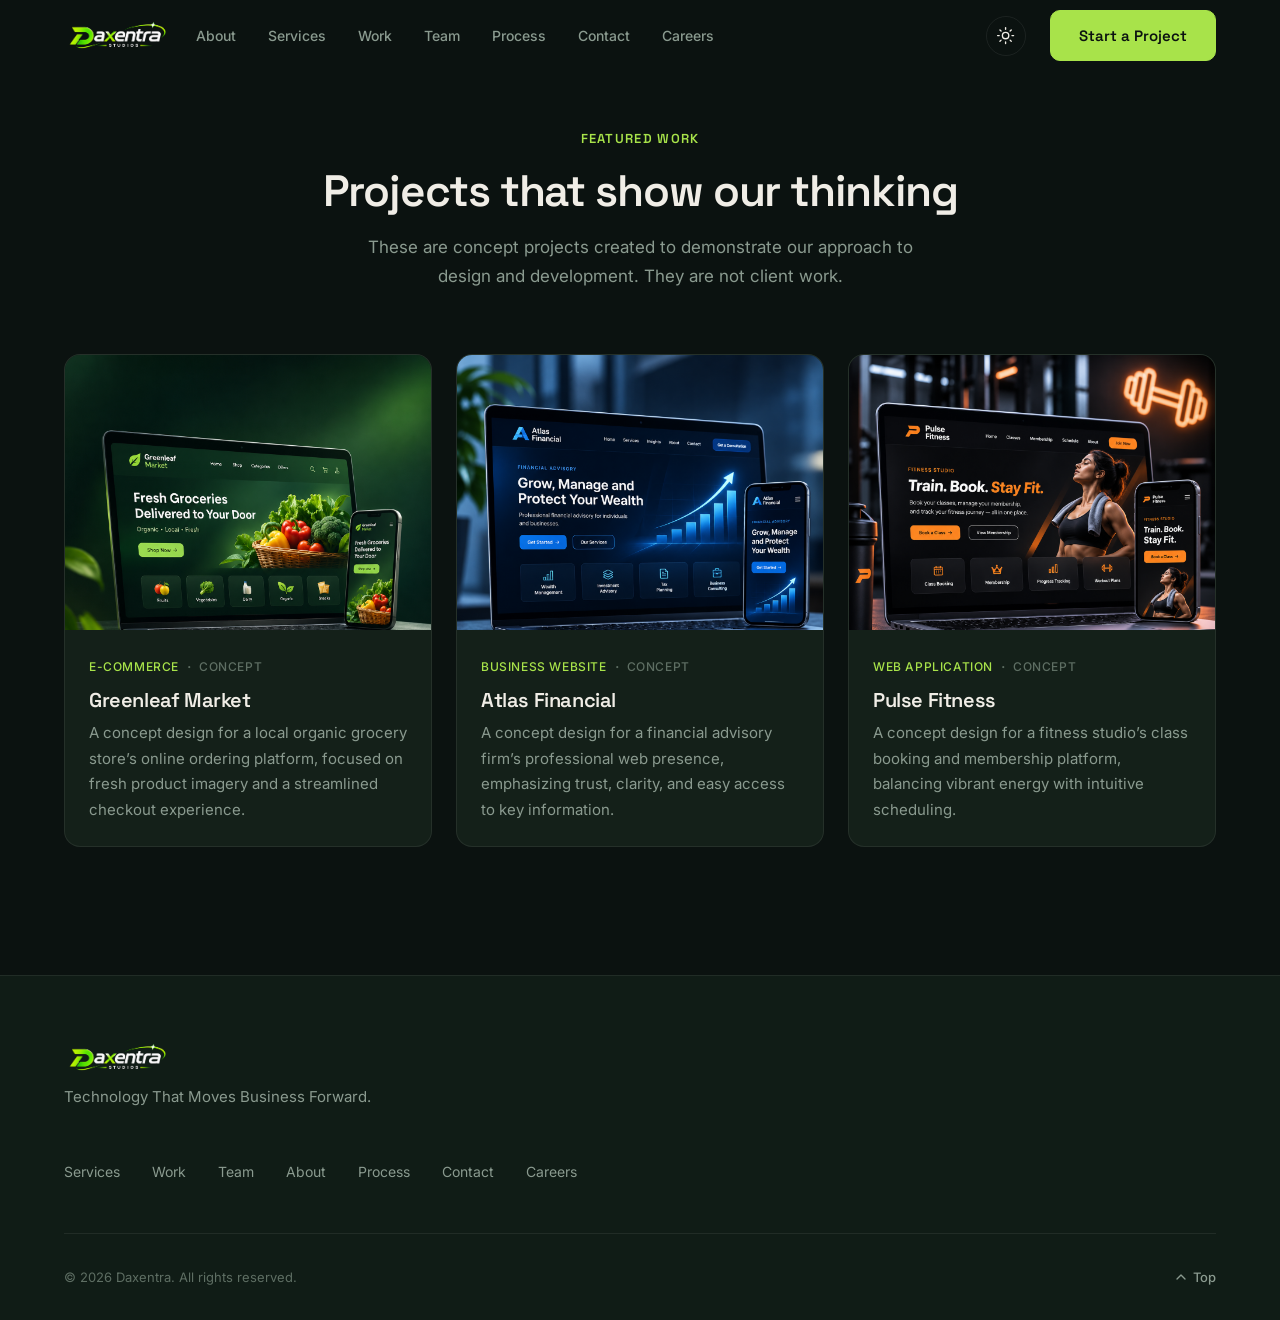
<file: work.html>
<!DOCTYPE html>
<html lang="en" data-theme="dark">
<head>
  <meta charset="UTF-8">
  <meta name="viewport" content="width=device-width, initial-scale=1.0">
  <link rel="icon" type="image/png" href="assets/images/Logo/brand_icon.png">
  <title>Work — Daxentra Studio</title>
  <meta name="description" content="Daxentra designs and builds websites and digital products for businesses. Clean code, thoughtful design, direct collaboration.">
  <link rel="preconnect" href="https://fonts.googleapis.com">
  <link rel="preconnect" href="https://fonts.gstatic.com" crossorigin>
  <link href="https://fonts.googleapis.com/css2?family=Inter:wght@400;500;600&family=Space+Grotesk:wght@400;500;600;700&display=swap" rel="stylesheet">
  <link rel="stylesheet" href="css/styles.css">
  <script src="js/theme-init.js"></script>
</head>
<body>
<a href="#main-content" class="skip-link">Skip to main content</a>
<header class="site-header" id="site-header">
    <div class="container header-inner">
      <a href="index.html" class="logo" aria-label="Daxentra — Home">
        <img class="logo-image" src="assets/images/Logo/full_name_logo.png" alt="Daxentra">
      </a>

      <nav class="nav desktop-nav" id="main-nav" aria-label="Main navigation">
        <ul class="nav-links" id="nav-links" role="list">
          <li><a href="index.html#about" class="nav-link">About</a></li>
          <li><a href="index.html#services" class="nav-link">Services</a></li>
          <li><a href="index.html#work" class="nav-link">Work</a></li>
          <li><a href="index.html#team" class="nav-link">Team</a></li>
          <li><a href="index.html#process" class="nav-link">Process</a></li>
          <li><a href="index.html#contact" class="nav-link">Contact</a></li>
          <li><a href="careers.html" class="nav-link">Careers</a></li>
        </ul>
      </nav>

      <a href="index.html#contact" class="btn btn-primary nav-cta">Start a Project</a>

      <button class="theme-toggle" id="theme-toggle" type="button" aria-label="Switch to light theme" aria-pressed="false">
        <svg class="theme-icon theme-icon-sun" viewBox="0 0 24 24" aria-hidden="true"><circle cx="12" cy="12" r="4"/><path d="M12 2v2m0 16v2M4.93 4.93l1.42 1.42m11.3 11.3 1.42 1.42M2 12h2m16 0h2M4.93 19.07l1.42-1.42m11.3-11.3 1.42-1.42"/></svg>
        <svg class="theme-icon theme-icon-moon" viewBox="0 0 24 24" aria-hidden="true"><path d="M20.2 15.1A8.4 8.4 0 0 1 8.9 3.8 8.5 8.5 0 1 0 20.2 15.1Z"/></svg>
      </button>

      <button
        class="mobile-menu-btn"
        id="mobile-menu-btn"
        type="button"
        aria-expanded="false"
        aria-controls="mobile-nav"
        aria-label="Open navigation menu"
      >
        <span class="hamburger" aria-hidden="true">
          <span class="hamburger-line"></span>
          <span class="hamburger-line"></span>
          <span class="hamburger-line"></span>
        </span>
      </button>
    </div>

    <!-- Mobile Navigation Drawer: slides open between navbar and hero -->
    <nav class="mobile-nav-drawer" id="mobile-nav" aria-label="Mobile navigation">
      <div class="container mobile-nav-inner">
        <ul class="mobile-nav-links" id="mobile-nav-links" role="list">
          <li><a href="index.html#services" class="mobile-nav-link">Services</a></li>
          <li><a href="index.html#work" class="mobile-nav-link">Work</a></li>
          <li><a href="index.html#team" class="mobile-nav-link">Team</a></li>
          <li><a href="index.html#about" class="mobile-nav-link">About</a></li>
          <li><a href="index.html#process" class="mobile-nav-link">Process</a></li>
          <li><a href="index.html#contact" class="mobile-nav-link">Contact</a></li>
          <li><a href="careers.html" class="mobile-nav-link">Careers</a></li>
        </ul>
        <div class="mobile-nav-cta-wrapper">
          <a href="index.html#contact" class="btn btn-primary mobile-drawer-btn">Start a Project</a>
        </div>
      </div>
    </nav>
  </header>
<main id="main-content">
<section class="section section-dark" id="work">
      <div class="container">
        <div class="section-header reveal">
          <p class="section-label">Featured Work</p>
          <h2 class="section-title">Projects that show our thinking</h2>
          <p class="section-description">
            These are concept projects created to demonstrate our approach to design 
            and development. They are not client work.
          </p>
        </div>

        <div class="work-grid">

          <article class="work-card reveal">
            <div class="work-image work-image-1" aria-label="Concept project: Greenleaf Market">
                <img src="assets/images/Work/Greenleaf_Market_Grocery_Mockup.png" alt="">
                <!-- <video src="assets/images/Work/green_leaf.mp4"  autoplay replay></video> -->

              <div class="work-image-inner">
                <div class="concept-badge">Concept Project</div>
              </div>
            </div>
            <div class="work-info">
              <div class="work-meta">
                <span class="work-category">E-Commerce</span>
                <span class="work-divider" aria-hidden="true">&middot;</span>
                <span class="work-type">Concept</span>
              </div>
              <h3 class="work-title">Greenleaf Market</h3>
              <p class="work-description">
                <!-- PLACEHOLDER: Replace with real project description -->
                A concept design for a local organic grocery store&rsquo;s online ordering 
                platform, focused on fresh product imagery and a streamlined checkout experience.
              </p>
            </div>
          </article>

          <article class="work-card reveal">
            <div class="work-image work-image-2" aria-label="Concept project: Atlas Financial">
                <img src="assets/images/Work/Atlas_Financial_Wealth_Advisory_Mockup copy.png" alt="">

              <div class="work-image-inner">
                <div class="concept-badge">Concept Project</div>
              </div>
            </div>
            <div class="work-info">
              <div class="work-meta">
                <span class="work-category">Business Website</span>
                <span class="work-divider" aria-hidden="true">&middot;</span>
                <span class="work-type">Concept</span>
              </div>
              <h3 class="work-title">Atlas Financial</h3>
              <p class="work-description">
                <!-- PLACEHOLDER: Replace with real project description -->
                A concept design for a financial advisory firm&rsquo;s professional web 
                presence, emphasizing trust, clarity, and easy access to key information.
              </p>
            </div>
          </article>

          <article class="work-card reveal">
            <div class="work-image work-image-3" aria-label="Concept project: Pulse Fitness">
                <img src="assets/images/Work/Pulse_Fitness_Neon_Gym_Showcase.png" alt="">

              <div class="work-image-inner">
                <div class="concept-badge">Concept Project</div>
              </div>
            </div>
            <div class="work-info">
              <div class="work-meta">
                <span class="work-category">Web Application</span>
                <span class="work-divider" aria-hidden="true">&middot;</span>
                <span class="work-type">Concept</span>
              </div>
              <h3 class="work-title">Pulse Fitness</h3>
              <p class="work-description">
                <!-- PLACEHOLDER: Replace with real project description -->
                A concept design for a fitness studio&rsquo;s class booking and membership 
                platform, balancing vibrant energy with intuitive scheduling.
              </p>
            </div>
          </article>

        </div>
      </div>
    </section>
</main>
  <!-- ========== FOOTER ========== -->
  <footer class="site-footer">
    <div class="container footer-inner">
      <div class="footer-brand">
        <a href="index.html" class="logo footer-logo" aria-label="Daxentra — Home">
          <img class="logo-image" src="assets/images/Logo/full_name_logo.png" alt="Daxentra">
        </a>
        <p class="footer-tagline">Technology That Moves Business Forward.</p>
      </div>

      <nav class="footer-nav" aria-label="Footer navigation">
        <ul class="footer-links" role="list">
          <li><a href="index.html#services">Services</a></li>
          <li><a href="index.html#work">Work</a></li>
          <li><a href="index.html#team">Team</a></li>
          <li><a href="index.html#about">About</a></li>
          <li><a href="index.html#process">Process</a></li>
          <li><a href="index.html#contact">Contact</a></li>
          <li><a href="careers.html">Careers</a></li>
        </ul>
      </nav>

      <div class="footer-bottom">
        <p class="footer-copyright">
          &copy; <span id="copyright-year"></span> Daxentra. All rights reserved.
        </p>
        <a href="index.html" class="back-to-top" aria-label="Back to top">
          <svg width="16" height="16" viewBox="0 0 24 24" fill="none" stroke="currentColor" stroke-width="2" stroke-linecap="round" stroke-linejoin="round" aria-hidden="true"><path d="M18 15l-6-6-6 6"/></svg>
          Top
        </a>
      </div>
    </div>
  </footer>

  <script src="js/main.js"></script>
</body>
</html>
</file>
<file: css/styles.css>
/*  ============================================================
    Daxentra — Styles
    ============================================================
    Table of Contents
    1.  Custom Properties
    2.  Reset & Base
    3.  Typography
    4.  Layout
    5.  Skip Link
    6.  Header & Navigation
    7.  Buttons
    8.  Hero
    9.  Hero CSS Illustration
    10. Section Shared
    11. Studio Introduction
    12. Services
    13. Why Choose Us
    14. Featured Work
    15. Team
    16. Testimonials
    17. Process
    18. FAQ
    19. Contact
    20. Footer
    21. Scroll Reveal Animations
    22. Responsive — Tablet
    23. Responsive — Mobile
    24. Reduced Motion
    25. Focus & Accessibility
    ============================================================ */

/* ============================================================
   1. CUSTOM PROPERTIES
   ============================================================ */

:root {
  color-scheme: dark;

  /* Palette — Dark */
  --bg-primary: #0b1210;
  --bg-secondary: #101c16;
  --bg-card: #142019;
  --bg-card-hover: #1a2a22;
  --border-subtle: rgba(255, 255, 255, 0.07);
  --border-accent: rgba(168, 227, 74, 0.2);

  /* Palette — Light */
  --bg-light: #f6f4ef;
  --bg-light-card: #ffffff;
  --bg-light-alt: #ece9e2;
  --border-light: rgba(0, 0, 0, 0.08);

  /* Accent */
  --accent: #a8e34a;
  --accent-hover: #93cc38;
  --accent-subtle: rgba(168, 227, 74, 0.08);
  --accent-glow: rgba(168, 227, 74, 0.12);

  /* Text — on dark */
  --text-primary: #f0ede6;
  --text-secondary: #8a9a8f;
  --text-tertiary: #5e6e63;

  /* Text — on light */
  --text-dark: #161a18;
  --text-dark-secondary: #4e5c54;

  /* Typography */
  --font-display: "Space Grotesk", system-ui, -apple-system, sans-serif;
  --font-body: "Inter", system-ui, -apple-system, sans-serif;

  /* Spacing scale */
  --space-xs: 0.25rem; /*  4px */
  --space-sm: 0.5rem; /*  8px */
  --space-md: 1rem; /* 16px */
  --space-lg: 1.5rem; /* 24px */
  --space-xl: 2rem; /* 32px */
  --space-2xl: 3rem; /* 48px */
  --space-3xl: 4rem; /* 64px */
  --space-4xl: 6rem; /* 96px */
  --space-5xl: 8rem; /* 128px */

  /* Sizing */
  --container: 1200px;
  --container-narrow: 800px;
  --header-height: 4.5rem;
  --radius-sm: 0.375rem;
  --radius-md: 0.625rem;
  --radius-lg: 1rem;
  --radius-xl: 1.5rem;

  /* Transitions */
  --ease-out: cubic-bezier(0.16, 1, 0.3, 1);
  --ease-in-out: cubic-bezier(0.65, 0, 0.35, 1);
  --duration-fast: 150ms;
  --duration-normal: 300ms;
  --duration-slow: 500ms;
}

:root[data-theme="light"] {
  color-scheme: light;
  --bg-primary: #f5f7f2;
  --bg-secondary: #eaf0e8;
  --bg-card: #ffffff;
  --bg-card-hover: #f0f6e9;
  --border-subtle: rgba(25, 45, 28, 0.12);
  --border-accent: rgba(68, 132, 28, 0.28);
  --accent: #347819;
  --accent-hover: #2c6514;
  --accent-subtle: rgba(52, 120, 25, 0.1);
  --accent-glow: rgba(52, 120, 25, 0.14);
  --text-primary: #182019;
  --text-secondary: #536158;
  --text-tertiary: #778178;
  --text-dark: #161a18;
  --text-dark-secondary: #4e5c54;
}

/* ============================================================
   2. RESET & BASE
   ============================================================ */

*,
*::before,
*::after {
  margin: 0;
  padding: 0;
  box-sizing: border-box;
}

html {
  scroll-behavior: smooth;
  -webkit-text-size-adjust: 100%;
  scroll-padding-top: var(--header-height);
}

body {
  font-family: var(--font-body);
  font-size: 1rem;
  line-height: 1.7;
  color: var(--text-primary);
  background-color: var(--bg-primary);
  -webkit-font-smoothing: antialiased;
  -moz-osx-font-smoothing: grayscale;
  overflow-x: hidden;
}

img,
svg {
  display: block;
  max-width: 100%;
}

a {
  color: inherit;
  text-decoration: none;
}

ul,
ol {
  list-style: none;
}

button {
  font: inherit;
  cursor: pointer;
  border: none;
  background: none;
  color: inherit;
}

/* ============================================================
   3. TYPOGRAPHY
   ============================================================ */

h1,
h2,
h3,
h4,
h5,
h6 {
  font-family: var(--font-display);
  font-weight: 600;
  line-height: 1.15;
  letter-spacing: -0.02em;
}

.text-accent {
  color: var(--accent);
}

/* ============================================================
   4. LAYOUT
   ============================================================ */

.container {
  width: 100%;
  max-width: var(--container);
  margin: 0 auto;
  padding-left: var(--space-lg);
  padding-right: var(--space-lg);
}

/* ============================================================
   5. SKIP LINK
   ============================================================ */

.skip-link {
  position: fixed;
  top: var(--space-sm);
  left: var(--space-sm);
  z-index: 9999;
  padding: var(--space-sm) var(--space-md);
  background: var(--accent);
  color: var(--bg-primary);
  font-weight: 600;
  font-size: 0.875rem;
  border-radius: var(--radius-sm);
  transform: translateY(-200%);
  transition: transform var(--duration-normal) var(--ease-out);
}

.skip-link:focus {
  transform: translateY(0);
  outline: 2px solid var(--accent);
  outline-offset: 2px;
}

/* ============================================================
   6. HEADER & NAVIGATION
   ============================================================ */

.site-header {
  position: fixed;
  top: 0;
  left: 0;
  right: 0;
  z-index: 1000;
  height: var(--header-height);
  transition:
    background-color var(--duration-normal) var(--ease-out),
    border-color var(--duration-normal) var(--ease-out),
    backdrop-filter var(--duration-normal) var(--ease-out);
  border-bottom: 1px solid transparent;
}

.header-scrolled {
  background-color: rgba(11, 18, 16, 0.92);
  backdrop-filter: blur(12px);
  -webkit-backdrop-filter: blur(12px);
  border-bottom-color: var(--border-subtle);
}

:root[data-theme="light"] .header-scrolled {
  background-color: rgba(250, 252, 248, 0.92);
}

.header-inner {
  display: flex;
  align-items: center;
  justify-content: space-between;
  height: 100%;
  gap: var(--space-lg);
}

/* Logo */
.logo {
  display: flex;
  align-items: center;
  gap: var(--space-sm);
  text-decoration: none;
  flex-shrink: 0;
  z-index: 1001;
}

.logo-mark {
  display: flex;
  align-items: center;
  justify-content: center;
  width: 2.125rem;
  height: 2.125rem;
  background: var(--accent);
  border-radius: var(--radius-sm);
  position: relative;
}

.logo-image {
  display: block;
  width: auto;
  height: 2.25rem;
  max-width: 9rem;
  object-fit: contain;
}

.logo-d {
  font-family: var(--font-display);
  font-weight: 700;
  font-size: 1.125rem;
  color: var(--bg-primary);
  line-height: 1;
}

.logo-dot {
  position: absolute;
  bottom: 3px;
  right: 3px;
  width: 5px;
  height: 5px;
  background: var(--bg-primary);
  border-radius: 50%;
  opacity: 0.4;
}

.logo-text {
  font-family: var(--font-display);
  font-weight: 600;
  font-size: 1.125rem;
  letter-spacing: -0.02em;
  color: var(--text-primary);
}

/* Nav links */
.nav {
  display: flex;
  align-items: center;
}

.nav-links {
  display: flex;
  align-items: center;
  gap: var(--space-xl);
}

.nav-link {
  font-size: 0.875rem;
  font-weight: 500;
  color: var(--text-secondary);
  transition: color var(--duration-fast) ease;
  position: relative;
}

.nav-link::after {
  content: "";
  position: absolute;
  bottom: -4px;
  left: 0;
  width: 0;
  height: 1.5px;
  background: var(--accent);
  transition: width var(--duration-normal) var(--ease-out);
}

.nav-link:hover,
.nav-link-active {
  color: var(--text-primary);
}

.nav-link:hover::after,
.nav-link-active::after {
  width: 100%;
}

/* Nav CTA */
.nav-cta {
  font-size: 0.8125rem;
  padding: 0.5rem 1.25rem;
}

.theme-toggle {
  display: grid;
  flex: 0 0 2.5rem;
  width: 2.5rem;
  height: 2.5rem;
  place-items: center;
  border: 1px solid var(--border-subtle);
  border-radius: 50%;
  background: transparent;
  color: var(--text-primary);
  transition:
    color var(--duration-fast) ease,
    border-color var(--duration-fast) ease,
    background-color var(--duration-fast) ease;
}

@media (min-width: 48.01em) {
  .theme-toggle {
    order: 2;
    margin-left: auto;
  }

  .header-inner > .nav-cta {
    order: 3;
  }
}

.theme-toggle:hover {
  border-color: var(--accent);
  background: var(--accent-subtle);
  color: var(--accent);
}

.theme-toggle:focus-visible {
  outline: 2px solid var(--accent);
  outline-offset: 3px;
}

.theme-icon {
  width: 1.2rem;
  height: 1.2rem;
  fill: none;
  stroke: currentColor;
  stroke-width: 1.7;
  stroke-linecap: round;
  stroke-linejoin: round;
}

[data-theme="dark"] .theme-icon-moon,
[data-theme="light"] .theme-icon-sun {
  display: none;
}

/* Mobile menu button */
.mobile-menu-btn {
  display: none;
  align-items: center;
  justify-content: center;
  width: 2.5rem;
  height: 2.5rem;
  z-index: 1001;
}

/* Mobile drawer (hidden on desktop) */
.mobile-nav-drawer {
  display: none;
}

.hamburger {
  display: flex;
  flex-direction: column;
  gap: 5px;
  width: 20px;
}

.hamburger-line {
  display: block;
  width: 100%;
  height: 2px;
  background: var(--text-primary);
  border-radius: 2px;
  transition:
    transform var(--duration-normal) var(--ease-out),
    opacity var(--duration-fast) ease;
  transform-origin: center;
}

/* Hamburger → X animation */
.nav-open .hamburger-line:nth-child(1) {
  transform: translateY(7px) rotate(45deg);
}

.nav-open .hamburger-line:nth-child(2) {
  opacity: 0;
}

.nav-open .hamburger-line:nth-child(3) {
  transform: translateY(-7px) rotate(-45deg);
}

/* ============================================================
   7. BUTTONS
   ============================================================ */

.btn {
  display: inline-flex;
  align-items: center;
  justify-content: center;
  gap: var(--space-sm);
  font-family: var(--font-display);
  font-weight: 600;
  font-size: 0.9375rem;
  padding: 0.75rem 1.75rem;
  border-radius: var(--radius-md);
  border: 1.5px solid transparent;
  cursor: pointer;
  transition: all var(--duration-normal) var(--ease-out);
  white-space: nowrap;
  text-decoration: none;
}

.btn-primary {
  background: var(--accent);
  color: var(--bg-primary);
  border-color: var(--accent);
}

.btn-primary:hover {
  background: var(--accent-hover);
  border-color: var(--accent-hover);
  transform: translateY(-1px);
  box-shadow: 0 4px 20px rgba(168, 227, 74, 0.25);
}

.btn-ghost {
  background: transparent;
  color: var(--text-primary);
  border-color: var(--border-subtle);
}

.btn-ghost:hover {
  border-color: var(--text-secondary);
  background: rgba(255, 255, 255, 0.04);
}

.btn-lg {
  padding: 0.875rem 2rem;
  font-size: 1rem;
}

/* ============================================================
   8. HERO
   ============================================================ */

.hero {
  position: relative;
  min-height: 100vh;
  display: flex;
  align-items: center;
  padding-top: calc(var(--header-height) + var(--space-3xl));
  padding-bottom: var(--space-4xl);
  overflow: hidden;
}

.hero-inner {
  display: grid;
  grid-template-columns: 1fr 1fr;
  gap: var(--space-3xl);
  align-items: center;
}

.hero-label {
  font-family: var(--font-display);
  font-size: 0.8125rem;
  font-weight: 600;
  letter-spacing: 0.1em;
  text-transform: uppercase;
  color: var(--accent);
  margin-bottom: var(--space-lg);
}

.hero-title {
  font-size: clamp(2.5rem, 5vw, 4rem);
  line-height: 1.08;
  letter-spacing: -0.03em;
  margin-bottom: var(--space-lg);
}

.hero-description {
  font-size: 1.125rem;
  line-height: 1.7;
  color: var(--text-secondary);
  max-width: 520px;
  margin-bottom: var(--space-xl);
}

.hero-actions {
  display: flex;
  gap: var(--space-md);
  flex-wrap: wrap;
}

/* Hero background grid */
.hero-bg-grid {
  position: absolute;
  inset: 0;
  background-image:
    linear-gradient(rgba(255, 255, 255, 0.02) 1px, transparent 1px),
    linear-gradient(90deg, rgba(255, 255, 255, 0.02) 1px, transparent 1px);
  background-size: 60px 60px;
  pointer-events: none;
  mask-image: radial-gradient(
    ellipse 80% 70% at 50% 40%,
    black 20%,
    transparent 70%
  );
  -webkit-mask-image: radial-gradient(
    ellipse 80% 70% at 50% 40%,
    black 20%,
    transparent 70%
  );
}

/* ============================================================
   9. HERO PROJECTS CAROUSEL
   ============================================================ */

.hero-visual {
  position: relative;
  display: flex;
  align-items: center;
  justify-content: center;
  min-height: 480px;
  overflow: hidden;
}

/* Technology marks scroll beneath the project cards, in the opposite direction. */
.tech-float-field {
  position: absolute;
  right: 0;
  bottom: 0;
  left: 0;
  height: 54px;
  z-index: 0;
  overflow: hidden;
  pointer-events: none;
  display: flex;
  align-items: center;
  -webkit-mask-image: linear-gradient(
    to right,
    transparent 0%,
    #000 11%,
    #000 89%,
    transparent 100%
  );
  mask-image: linear-gradient(
    to right,
    transparent 0%,
    #000 11%,
    #000 89%,
    transparent 100%
  );
}

.tech-float-track {
  display: flex;
  align-items: center;
  gap: 0;
  width: max-content;
  animation: tech-icons-scroll 15s linear infinite;
}

.tech-float-group {
  display: flex;
  align-items: center;
  gap: clamp(1.5rem, 4vw, 3rem);
  padding-right: clamp(1.5rem, 4vw, 3rem);
}

.tech-float-icon {
  flex: 0 0 54px;
  display: grid;
  width: 54px;
  height: 54px;
  place-items: center;
  color: var(--accent);
  font-family: var(--font-display);
  font-size: 1.35rem;
  font-weight: 700;
  line-height: 1;
  text-shadow:
    0 0 8px rgba(168, 227, 74, 0.92),
    0 0 22px rgba(168, 227, 74, 0.62),
    0 0 38px rgba(168, 227, 74, 0.32);
  filter: drop-shadow(0 0 9px rgba(168, 227, 74, 0.5));
}

.tech-float-node {
  font-size: 0.88rem;
}

.tech-float-react svg {
  width: 38px;
  height: 38px;
  fill: none;
  stroke: currentColor;
  stroke-width: 1.8;
}

@keyframes tech-icons-scroll {
  from {
    transform: translateX(-50%);
  }
  to {
    transform: translateX(0);
  }
}

/* Carousel container */
.carousel-showcase {
  position: relative;
  z-index: 1;
  width: 100%;
  overflow: hidden;
  padding: var(--space-lg) 0;
  border-radius: var(--radius-lg);
}

/* Track — slides via CSS keyframe */
.carousel-track {
  display: flex;
  gap: var(--space-md);
  width: max-content;
  animation: carousel-scroll 35s linear infinite;
}

.carousel-showcase:hover .carousel-track {
  animation-play-state: paused;
}

.hero-visual:has(.carousel-showcase:hover) .tech-float-track {
  animation-play-state: paused;
}

/* Individual project card */
.carousel-card {
  flex: 0 0 320px;
  background: var(--bg-card);
  border: 1px solid var(--border-subtle);
  border-radius: var(--radius-lg);
  overflow: hidden;
  transition:
    transform var(--duration-normal) var(--ease-out),
    border-color var(--duration-normal) var(--ease-out),
    box-shadow var(--duration-normal) var(--ease-out);
  cursor: default;
}

.carousel-card:hover {
  transform: scale(1.04) translateY(-6px);
  border-color: var(--accent);
  box-shadow:
    0 12px 36px rgba(0, 0, 0, 0.45),
    0 0 25px rgba(168, 227, 74, 0.12);
}

/* Card image area */
.carousel-card-image {
  width: 100%;
  aspect-ratio: 16 / 10;
  overflow: hidden;
  position: relative;
}

.carousel-card-image img {
  width: 100%;
  height: 100%;
  object-fit: cover;
  display: block;
  transition: transform 0.5s var(--ease-out);
}

.carousel-card:hover .carousel-card-image img {
  transform: scale(1.08);
}

/* Gradient placeholder when no real image is available */
.carousel-card-image .placeholder-gradient {
  width: 100%;
  height: 100%;
  display: flex;
  align-items: center;
  justify-content: center;
  position: relative;
  transition: transform 0.5s var(--ease-out);
}

.carousel-card:hover .placeholder-gradient {
  transform: scale(1.08);
}

/* Placeholder inner pattern (abstract UI shapes) */
.placeholder-gradient::after {
  content: "";
  position: absolute;
  inset: 0;
  background:
    linear-gradient(135deg, rgba(255, 255, 255, 0.04) 25%, transparent 25%),
    linear-gradient(225deg, rgba(255, 255, 255, 0.04) 25%, transparent 25%),
    linear-gradient(315deg, rgba(255, 255, 255, 0.04) 25%, transparent 25%),
    linear-gradient(45deg, rgba(255, 255, 255, 0.04) 25%, transparent 25%);
  background-size: 24px 24px;
  opacity: 0.5;
}

/* Per-card gradient themes */
.gradient-1 {
  background: linear-gradient(135deg, #1a3a2a 0%, #0f2318 50%, #2d5c3e 100%);
}
.gradient-2 {
  background: linear-gradient(135deg, #1a2535 0%, #0f1820 50%, #2a3d55 100%);
}
.gradient-3 {
  background: linear-gradient(135deg, #352a1a 0%, #201b0f 50%, #554430 100%);
}
.gradient-4 {
  background: linear-gradient(135deg, #2a1a35 0%, #180f20 50%, #443055 100%);
}
.gradient-5 {
  background: linear-gradient(135deg, #1a3533 0%, #0f201e 50%, #2d5553 100%);
}
.gradient-6 {
  background: linear-gradient(135deg, #35261a 0%, #201a0f 50%, #554a30 100%);
}
.gradient-7 {
  background: linear-gradient(135deg, #1a2a35 0%, #0f1820 50%, #2d4055 100%);
}
.gradient-8 {
  background: linear-gradient(135deg, #261a35 0%, #1a0f20 50%, #4a3055 100%);
}

/* Placeholder icon inside gradient */
.placeholder-icon {
  position: relative;
  z-index: 1;
  width: 40px;
  height: 40px;
  border-radius: var(--radius-md);
  background: rgba(255, 255, 255, 0.07);
  border: 1px solid rgba(255, 255, 255, 0.08);
  display: flex;
  align-items: center;
  justify-content: center;
}

.placeholder-icon svg {
  width: 20px;
  height: 20px;
  stroke: rgba(255, 255, 255, 0.25);
  fill: none;
  stroke-width: 1.5;
  stroke-linecap: round;
  stroke-linejoin: round;
}

/* Card info */
.carousel-card-info {
  padding: 16px 20px 20px;
}

.carousel-card-category {
  font-family: var(--font-display);
  font-size: 0.75rem;
  font-weight: 600;
  letter-spacing: 0.08em;
  text-transform: uppercase;
  color: var(--accent);
  margin-bottom: 6px;
  transition: color var(--duration-fast) ease;
}

.carousel-card-name {
  font-family: var(--font-display);
  font-size: 1.125rem;
  font-weight: 700;
  color: var(--text-primary);
  line-height: 1.3;
  transition: color var(--duration-fast) ease;
}

.carousel-card:hover .carousel-card-name {
  color: #fff;
}

/* Edge fade masks */
.carousel-fade {
  position: absolute;
  top: 0;
  bottom: 0;
  width: 100px;
  z-index: 5;
  pointer-events: none;
}

.carousel-fade-left {
  left: 0;
  background: linear-gradient(to right, var(--bg-primary), transparent);
}

.carousel-fade-right {
  right: 0;
  background: linear-gradient(to left, var(--bg-primary), transparent);
}

/* Carousel keyframes — duration controlled by JS via --carousel-duration */
@keyframes carousel-scroll {
  0% {
    transform: translateX(0);
  }
  100% {
    transform: translateX(-50%);
  }
}

/* ============================================================
   10. SECTION SHARED
   ============================================================ */

.section {
  padding: var(--space-5xl) 0;
}

.section-dark {
  background-color: var(--bg-primary);
  color: var(--text-primary);
}

.section-light {
  background-color: var(--bg-light);
  color: var(--text-dark);
}

.section-header {
  text-align: center;
  max-width: var(--container-narrow);
  margin: 0 auto var(--space-3xl);
}

.section-header-left {
  text-align: left;
  max-width: 100%;
  margin-bottom: var(--space-xl);
}

.section-label {
  font-family: var(--font-display);
  font-size: 0.8125rem;
  font-weight: 600;
  letter-spacing: 0.1em;
  text-transform: uppercase;
  color: var(--accent);
  margin-bottom: var(--space-md);
}

.section-title {
  font-size: clamp(1.75rem, 3.5vw, 2.75rem);
  line-height: 1.15;
  letter-spacing: -0.025em;
  margin-bottom: var(--space-md);
}

.section-light .section-title {
  color: var(--text-dark);
}

.section-description {
  font-size: 1.0625rem;
  line-height: 1.7;
  max-width: 600px;
  margin: 0 auto;
}

.section-dark .section-description {
  color: var(--text-secondary);
}

.section-light .section-description {
  color: var(--text-dark-secondary);
}

/* ============================================================
   11. STUDIO INTRODUCTION
   ============================================================ */

.studio-intro {
  display: grid;
  grid-template-columns: 1fr 1fr;
  gap: var(--space-3xl);
  align-items: start;
}

.studio-intro .section-title {
  max-width: 480px;
}

.studio-body p {
  color: var(--text-dark-secondary);
  font-size: 1.0625rem;
  line-height: 1.8;
}

.studio-body p + p {
  margin-top: var(--space-lg);
}

/* ============================================================
   12. SERVICES
   ============================================================ */

.services-grid {
  display: grid;
  grid-template-columns: repeat(3, 1fr);
  gap: var(--space-lg);
}

.service-card {
  background: var(--bg-card);
  border: 1px solid var(--border-subtle);
  border-radius: var(--radius-lg);
  padding: var(--space-xl);
  display: flex;
  flex-direction: column;
  transition:
    border-color var(--duration-normal) var(--ease-out),
    background-color var(--duration-normal) var(--ease-out),
    transform var(--duration-normal) var(--ease-out);
}

.service-card:hover {
  border-color: var(--border-accent);
  background: var(--bg-card-hover);
  transform: translateY(-2px);
}

.service-icon {
  width: 48px;
  height: 48px;
  display: flex;
  align-items: center;
  justify-content: center;
  background: var(--accent-subtle);
  border-radius: var(--radius-md);
  color: var(--accent);
  margin-bottom: var(--space-lg);
}

.service-title {
  font-size: 1.125rem;
  font-weight: 600;
  margin-bottom: var(--space-sm);
  color: var(--text-primary);
}

.service-description {
  font-size: 0.9375rem;
  line-height: 1.7;
  color: var(--text-secondary);
  flex: 1;
  margin-bottom: var(--space-lg);
}

.service-link {
  font-family: var(--font-display);
  font-size: 0.875rem;
  font-weight: 600;
  color: var(--accent);
  display: inline-flex;
  align-items: center;
  gap: var(--space-xs);
  transition: gap var(--duration-normal) var(--ease-out);
}

.service-link:hover {
  gap: var(--space-sm);
}

/* ============================================================
   13. WHY CHOOSE US
   ============================================================ */

.values-grid {
  display: grid;
  grid-template-columns: repeat(3, 1fr);
  gap: var(--space-xl) var(--space-lg);
}

.value-item {
  padding: var(--space-xl);
  border: 1px solid var(--border-light);
  border-radius: var(--radius-lg);
  background: var(--bg-light-card);
  transition:
    border-color var(--duration-normal) var(--ease-out),
    box-shadow var(--duration-normal) var(--ease-out);
}

.value-item:hover {
  border-color: rgba(168, 227, 74, 0.3);
  box-shadow: 0 2px 16px rgba(168, 227, 74, 0.06);
}

.value-number {
  font-family: var(--font-display);
  font-size: 0.8125rem;
  font-weight: 700;
  color: var(--accent);
  margin-bottom: var(--space-md);
  letter-spacing: 0.05em;
}

.value-title {
  font-size: 1.125rem;
  font-weight: 600;
  color: var(--text-dark);
  margin-bottom: var(--space-sm);
}

.value-description {
  font-size: 0.9375rem;
  line-height: 1.7;
  color: var(--text-dark-secondary);
}

/* The 5th item spans the gap to center itself */
.values-grid .value-item:nth-child(4) {
  grid-column: 1 / 2;
}

.values-grid .value-item:nth-child(5) {
  grid-column: 2 / 3;
}

/* ============================================================
   14. FEATURED WORK
   ============================================================ */

.work-grid {
  display: grid;
  grid-template-columns: repeat(3, 1fr);
  gap: var(--space-lg);
}

.work-card {
  border-radius: var(--radius-lg);
  overflow: hidden;
  background: var(--bg-card);
  border: 1px solid var(--border-subtle);
  transition:
    border-color var(--duration-normal) var(--ease-out),
    transform var(--duration-normal) var(--ease-out);
}

.work-card:hover {
  border-color: var(--border-accent);
  transform: translateY(-3px);
}

.work-image {
  aspect-ratio: 4 / 3;
  position: relative;
  overflow: hidden;
}

.work-image-inner {
  width: 100%;
  height: 100%;
  display: flex;
  align-items: flex-start;
  justify-content: flex-start;
  padding: var(--space-md);
}

/* Concept project gradient backgrounds */
.work-image-1 {
  background: linear-gradient(135deg, #1a3a2a 0%, #0f2318 40%, #2d5c3e 100%);
}

.work-image-2 {
  background: linear-gradient(135deg, #1a2535 0%, #0f1820 40%, #2a3d55 100%);
}

.work-image-3 {
  background: linear-gradient(135deg, #352a1a 0%, #201b0f 40%, #554430 100%);
}

.concept-badge {
  font-family: var(--font-display);
  font-size: 0.6875rem;
  font-weight: 600;
  letter-spacing: 0.05em;
  text-transform: uppercase;
  padding: 0.3rem 0.75rem;
  background: rgba(0, 0, 0, 0.5);
  backdrop-filter: blur(8px);
  -webkit-backdrop-filter: blur(8px);
  border: 1px solid rgba(255, 255, 255, 0.1);
  border-radius: var(--radius-sm);
  color: var(--text-secondary);
}

.work-info {
  padding: var(--space-lg);
}

.work-meta {
  display: flex;
  align-items: center;
  gap: var(--space-sm);
  margin-bottom: var(--space-sm);
}

.work-category,
.work-type {
  font-size: 0.75rem;
  font-weight: 500;
  text-transform: uppercase;
  letter-spacing: 0.05em;
  color: var(--text-tertiary);
}

.work-category {
  color: var(--accent);
}

.work-divider {
  color: var(--text-tertiary);
}

.work-title {
  font-size: 1.25rem;
  font-weight: 600;
  margin-bottom: var(--space-sm);
  color: var(--text-primary);
}

.work-description {
  font-size: 0.9375rem;
  line-height: 1.7;
  color: var(--text-secondary);
}

/* ============================================================
   15. TEAM
   ============================================================ */

.team-grid {
  display: grid;
  grid-template-columns: repeat(3, 1fr);
  gap: var(--space-lg);
}

.team-card {
  text-align: center;
  padding: var(--space-2xl) var(--space-xl);
  border: 1px solid var(--border-light);
  border-radius: var(--radius-lg);
  background: var(--bg-light-card);
  transition: border-color var(--duration-normal) var(--ease-out);
}

.team-card:hover {
  border-color: rgba(168, 227, 74, 0.3);
}

.team-avatar {
  width: 80px;
  height: 80px;
  border-radius: 50%;
  background: var(--bg-light-alt);
  display: flex;
  align-items: center;
  justify-content: center;
  margin: 0 auto var(--space-lg);
  border: 2px dashed rgba(0, 0, 0, 0.12);
}

.avatar-placeholder {
  font-family: var(--font-display);
  font-size: 1.5rem;
  font-weight: 600;
  color: var(--text-dark-secondary);
  opacity: 0.5;
}

.team-name {
  font-size: 1.125rem;
  font-weight: 600;
  color: var(--text-dark);
  margin-bottom: var(--space-xs);
}

.team-role {
  font-size: 0.8125rem;
  font-weight: 500;
  color: var(--accent-hover);
  text-transform: uppercase;
  letter-spacing: 0.05em;
  margin-bottom: var(--space-md);
}

.team-bio {
  font-size: 0.9375rem;
  line-height: 1.7;
  color: var(--text-dark-secondary);
  font-style: italic;
}

/* ============================================================
   16. TESTIMONIALS
   ============================================================ */

#testimonials {
  padding: clamp(3.5rem, 7vw, 6rem) 0;
}

#testimonials .section-header {
  margin-bottom: clamp(2rem, 4vw, 3rem);
}

.testimonial-demo-note {
  width: fit-content;
  margin: 0 auto var(--space-lg);
  padding: 0.4rem 0.8rem;
  border: 1px solid rgba(168, 227, 74, 0.2);
  border-radius: 999px;
  color: var(--accent);
  font-size: 0.75rem;
  font-weight: 600;
  letter-spacing: 0.04em;
}

.testimonials-placeholder {
  max-width: 600px;
  margin: 0 auto;
}

.placeholder-notice {
  text-align: center;
  padding: var(--space-3xl) var(--space-xl);
  border: 1px dashed var(--border-subtle);
  border-radius: var(--radius-lg);
  background: var(--bg-card);
}

.placeholder-icon {
  width: 56px;
  height: 56px;
  display: flex;
  align-items: center;
  justify-content: center;
  margin: 0 auto var(--space-lg);
  background: var(--accent-subtle);
  border-radius: 50%;
  color: var(--accent);
}

.placeholder-title {
  font-size: 1.125rem;
  font-weight: 600;
  margin-bottom: var(--space-sm);
  color: var(--text-primary);
}

.placeholder-text {
  font-size: 0.9375rem;
  line-height: 1.7;
  color: var(--text-secondary);
  margin-bottom: var(--space-md);
}

.placeholder-hint {
  font-size: 0.8125rem;
  color: var(--text-tertiary);
  font-style: italic;
}

/* Testimonial grid — for when real testimonials are added */
.testimonials-grid {
  display: grid;
  grid-template-columns: repeat(2, minmax(0, 1fr));
  gap: var(--space-lg);
}

.testimonial-card {
  display: flex;
  flex-direction: column;
  min-height: 250px;
  background: linear-gradient(
    145deg,
    rgba(255, 255, 255, 0.045),
    rgba(255, 255, 255, 0.018)
  );
  border: 1px solid var(--border-subtle);
  border-radius: var(--radius-lg);
  padding: clamp(1.25rem, 2.4vw, 2rem);
  transition:
    transform 0.25s ease,
    border-color 0.25s ease,
    background 0.25s ease;
}

.testimonial-card:hover {
  transform: translateY(-4px);
  border-color: rgba(168, 227, 74, 0.35);
  background: linear-gradient(
    145deg,
    rgba(168, 227, 74, 0.07),
    rgba(255, 255, 255, 0.025)
  );
}

.testimonial-rating {
  margin-bottom: var(--space-md);
  color: var(--accent);
  font-size: 1rem;
  letter-spacing: 0.16em;
}

.testimonial-quote {
  flex: 1;
  font-size: 1rem;
  line-height: 1.7;
  color: var(--text-primary);
  margin-bottom: var(--space-lg);
  font-style: italic;
}

.testimonial-author {
  display: flex;
  align-items: center;
  gap: var(--space-md);
  padding-top: var(--space-md);
  border-top: 1px solid var(--border-subtle);
}

.testimonial-avatar {
  display: grid;
  flex: 0 0 44px;
  width: 48px;
  height: 48px;
  border-radius: 50%;
  place-items: center;
  background: var(--accent-subtle);
  color: var(--accent);
  font-size: 0.8125rem;
  font-weight: 700;
}

.testimonial-name {
  font-style: normal;
  font-weight: 600;
  font-size: 0.9375rem;
  color: var(--text-primary);
}

.testimonial-role {
  font-size: 0.8125rem;
  color: var(--text-secondary);
}

@media (max-width: 700px) {
  .testimonials-grid {
    grid-template-columns: 1fr;
  }

  .testimonial-card {
    min-height: 0;
  }
}

/* Redesigned customer review showcase */
.review-showcase {
  position: relative;
  overflow: hidden;
  background:
    radial-gradient(ellipse at 50% -12%, rgba(168, 227, 74, 0.09), transparent 32rem),
    radial-gradient(ellipse at 100% 100%, rgba(168, 227, 74, 0.055), transparent 32rem),
    #09110e;
}

.review-showcase::before {
  position: absolute;
  inset: 0;
  content: "";
  pointer-events: none;
  opacity: 0.32;
  background-image:
    radial-gradient(circle at 12% 18%, rgba(168, 227, 74, 0.7) 0 1px, transparent 1.5px),
    radial-gradient(circle at 88% 76%, rgba(168, 227, 74, 0.5) 0 1px, transparent 1.5px);
  background-size: 28px 28px, 34px 34px;
  mask-image: linear-gradient(135deg, #000, transparent 28%, transparent 72%, #000);
}

.review-showcase > .container {
  position: relative;
  z-index: 1;
}

.review-hero {
  max-width: 760px;
  margin: 0 auto;
  text-align: center;
}

.review-pill {
  display: inline-flex;
  align-items: center;
  gap: 0.55rem;
  padding: 0.48rem 1rem;
  border: 1px solid rgba(168, 227, 74, 0.48);
  border-radius: 999px;
  background: rgba(168, 227, 74, 0.08);
  color: var(--accent);
  font-size: 0.74rem;
  font-weight: 700;
  letter-spacing: 0.11em;
  text-transform: uppercase;
  box-shadow: 0 0 1.5rem rgba(168, 227, 74, 0.08);
}

.review-pill svg {
  width: 1rem;
  height: 1rem;
  fill: currentColor;
}

.review-hero h2 {
  margin: 0.9rem 0 0;
  color: #f6f7f3;
  font-size: clamp(2.25rem, 5vw, 4.25rem);
  line-height: 1.05;
  letter-spacing: -0.055em;
}

.review-hero h2 span {
  position: relative;
  color: var(--accent);
}

.review-hero h2 span::after {
  position: absolute;
  right: 0;
  bottom: -0.12em;
  left: 0;
  height: 3px;
  border-radius: 999px;
  background: var(--accent);
  content: "";
  transform: rotate(-2deg);
  box-shadow: 0 0 12px rgba(168, 227, 74, 0.55);
}

.review-hero > p {
  max-width: 640px;
  margin: 0.9rem auto 0;
  color: #b0bab3;
  font-size: clamp(0.95rem, 1.6vw, 1.12rem);
  line-height: 1.65;
}

.review-stats {
  display: grid;
  grid-template-columns: repeat(4, minmax(0, 1fr));
  max-width: 930px;
  margin: 2.2rem auto 2.5rem;
}

.review-stats li {
  display: flex;
  align-items: center;
  justify-content: center;
  gap: 0.8rem;
  min-width: 0;
  text-align: left;
}

.review-stats li + li {
  border-left: 1px solid rgba(255, 255, 255, 0.07);
}

.review-stats svg {
  width: 2rem;
  height: 2rem;
  flex: none;
  fill: none;
  stroke: var(--accent);
  stroke-width: 1.7;
  stroke-linecap: round;
  stroke-linejoin: round;
  filter: drop-shadow(0 0 7px rgba(168, 227, 74, 0.26));
}

.review-stats strong,
.review-stats span {
  display: block;
}

.review-stats strong {
  color: #f7f8f4;
  font-family: var(--font-display);
  font-size: 1.25rem;
  line-height: 1.1;
}

.review-stats span {
  margin-top: 0.2rem;
  color: #99a69e;
  font-size: 0.78rem;
}

.review-carousel {
  position: relative;
  max-width: 1120px;
  margin: 0 auto;
}

.review-track {
  position: relative;
  min-height: 260px;
  touch-action: pan-y;
}

.review-card {
  position: absolute;
  top: 0;
  left: 50%;
  display: flex;
  width: 350px;
  min-height: 260px;
  flex-direction: column;
  padding: 1.35rem 1.45rem 1.25rem;
  border: 1px solid rgba(255, 255, 255, 0.09);
  border-radius: 1.35rem;
  background: linear-gradient(145deg, rgba(255, 255, 255, 0.055), rgba(255, 255, 255, 0.018));
  box-shadow: 0 1.2rem 2.8rem rgba(0, 0, 0, 0.25);
  transition: transform 0.55s var(--ease-out), opacity 0.35s ease, border-color 0.35s ease, box-shadow 0.35s ease;
  backdrop-filter: blur(8px);
  cursor: pointer;
}

.review-card.is-active {
  z-index: 3;
  border-color: rgba(168, 227, 74, 0.82);
  box-shadow: 0 0 0 1px rgba(168, 227, 74, 0.12), 0 0 2.6rem rgba(168, 227, 74, 0.14), 0 1.2rem 3rem rgba(0, 0, 0, 0.35);
  cursor: default;
}

.review-card.is-hidden {
  opacity: 0;
  pointer-events: none;
}

.review-card-top {
  display: flex;
  align-items: flex-start;
  justify-content: space-between;
}

.review-quote-mark {
  color: var(--accent);
  font-family: Georgia, serif;
  font-size: 3.25rem;
  font-weight: 700;
  line-height: 0.7;
  text-shadow: 0 0 16px rgba(168, 227, 74, 0.24);
}

.review-verified {
  display: none;
  align-items: center;
  gap: 0.35rem;
  padding: 0.28rem 0.55rem;
  border: 1px solid rgba(168, 227, 74, 0.28);
  border-radius: 999px;
  background: rgba(168, 227, 74, 0.09);
  color: #baf47a;
  font-size: 0.64rem;
  font-weight: 700;
}

.review-card.is-active .review-verified {
  display: inline-flex;
}

.review-stars {
  margin-top: 0.45rem;
  color: #ffb400;
  font-size: 1.05rem;
  letter-spacing: 0.08em;
}

.review-quote {
  flex: 1;
  margin: 0.85rem 0 1.15rem;
  color: #f1f4ef;
  font-size: 0.94rem;
  line-height: 1.55;
}

.review-author {
  display: grid;
  grid-template-columns: 46px minmax(0, 1fr) auto;
  align-items: center;
  gap: 0.75rem;
}

.review-avatar {
  display: grid;
  width: 46px;
  height: 46px;
  place-items: center;
  border: 1px solid rgba(168, 227, 74, 0.28);
  border-radius: 50%;
  background: rgba(168, 227, 74, 0.1);
  color: var(--accent);
  font-size: 0.78rem;
  font-weight: 800;
}

.review-author-info {
  min-width: 0;
}

.review-author-info strong,
.review-author-info span {
  display: block;
  overflow: hidden;
  text-overflow: ellipsis;
  white-space: nowrap;
}

.review-author-info strong {
  color: #f7f8f4;
  font-size: 0.86rem;
}

.review-author-info span {
  color: #91a097;
  font-size: 0.72rem;
}

.review-company {
  padding: 0.45rem 0.68rem;
  border: 1px solid rgba(255, 255, 255, 0.08);
  border-radius: 999px;
  background: rgba(255, 255, 255, 0.045);
  color: #f1f4ef;
  font-size: 0.72rem;
  font-weight: 700;
  white-space: nowrap;
}

.review-arrow {
  display: grid;
  width: 44px;
  height: 44px;
  flex: none;
  place-items: center;
  border: 1px solid rgba(168, 227, 74, 0.38);
  border-radius: 50%;
  background: rgba(7, 20, 12, 0.78);
  color: var(--accent);
  transition: transform 0.2s ease, box-shadow 0.2s ease, border-color 0.2s ease;
}

.review-arrow:hover {
  border-color: var(--accent);
  box-shadow: 0 0 18px rgba(168, 227, 74, 0.24);
  transform: scale(1.06);
}

.review-arrow svg {
  width: 18px;
  height: 18px;
  fill: none;
  stroke: currentColor;
  stroke-width: 2;
  stroke-linecap: round;
  stroke-linejoin: round;
}

.review-arrow-prev.review-arrow:not(.review-arrow-small) {
  position: absolute;
  z-index: 5;
  top: 50%;
  left: -62px;
  transform: translateY(-50%);
}

.review-arrow-next.review-arrow:not(.review-arrow-small) {
  position: absolute;
  z-index: 5;
  top: 50%;
  right: -62px;
  transform: translateY(-50%);
}

.review-controls {
  display: flex;
  align-items: center;
  justify-content: center;
  gap: 1.1rem;
  margin-top: 1.25rem;
}

.review-arrow-small {
  display: none;
}

.review-dots {
  display: flex;
  align-items: center;
  gap: 0.58rem;
}

.review-dot {
  width: 8px;
  height: 8px;
  padding: 0;
  border-radius: 999px;
  background: rgba(255, 255, 255, 0.22);
  transition: width 0.3s var(--ease-out), background 0.3s ease;
}

.review-dot[aria-selected="true"] {
  width: 26px;
  background: var(--accent);
  box-shadow: 0 0 12px rgba(168, 227, 74, 0.5);
}

.review-trusted {
  max-width: 980px;
  margin: 2.7rem auto 0;
  text-align: center;
}

.review-trusted > p {
  display: flex;
  align-items: center;
  gap: 1.2rem;
  color: #9ca8a0;
  font-size: 0.88rem;
}

.review-trusted > p::before,
.review-trusted > p::after {
  height: 1px;
  flex: 1;
  background: rgba(255, 255, 255, 0.08);
  content: "";
}

.review-logo-viewport {
  max-width: 980px;
  overflow: hidden;
  margin: 1.2rem auto 0;
  -webkit-mask-image: linear-gradient(to right, transparent, #000 8%, #000 92%, transparent);
  mask-image: linear-gradient(to right, transparent, #000 8%, #000 92%, transparent);
}

.review-logo-track {
  display: flex;
  width: max-content;
  animation: tech-icons-scroll 20s linear infinite;
}

.review-logo-viewport:hover .review-logo-track,
.review-logo-viewport:focus-within .review-logo-track {
  animation-play-state: paused;
}

.review-logo-group {
  display: grid;
  grid-template-columns: repeat(5, 1fr);
  flex: none;
  width: min(980px, calc(100vw - 48px));
}

.review-logo-group li {
  display: grid;
  min-height: 42px;
  place-items: center;
  border-right: 1px solid rgba(255, 255, 255, 0.07);
  color: #eef1ec;
  font-family: var(--font-display);
  font-size: 1.08rem;
}

.review-logo-group li:last-child {
  border-right: 0;
}

.review-cta {
  display: grid;
  grid-template-columns: 62px minmax(0, 1fr) auto;
  align-items: center;
  gap: 1.25rem;
  max-width: 1050px;
  margin: 2.5rem auto 0;
  padding: 1.45rem 1.55rem;
  border: 1px solid rgba(168, 227, 74, 0.22);
  border-radius: 1.35rem;
  background: linear-gradient(100deg, rgba(168, 227, 74, 0.09), rgba(168, 227, 74, 0.025));
  box-shadow: 0 1.2rem 3rem rgba(0, 0, 0, 0.18);
}

.review-cta-icon {
  display: grid;
  width: 62px;
  height: 62px;
  place-items: center;
  border: 1px solid rgba(168, 227, 74, 0.24);
  border-radius: 1rem;
  background: rgba(168, 227, 74, 0.08);
  color: var(--accent);
}

.review-cta-icon svg {
  width: 30px;
  height: 30px;
  fill: none;
  stroke: currentColor;
  stroke-width: 1.7;
  stroke-linecap: round;
  stroke-linejoin: round;
}

.review-cta h3 {
  margin: 0;
  color: #f6f7f3;
  font-size: clamp(1.25rem, 2.2vw, 1.75rem);
}

.review-cta p {
  margin: 0.2rem 0 0;
  color: #aab5ae;
}

.review-cta-button {
  min-width: 185px;
  padding: 0.9rem 1.25rem;
}

@media (max-width: 980px) {
  .review-carousel { max-width: 620px; }
  .review-arrow-prev.review-arrow:not(.review-arrow-small),
  .review-arrow-next.review-arrow:not(.review-arrow-small) { display: none; }
  .review-arrow-small { display: grid; }
  .review-track { max-width: 460px; margin: 0 auto; }
}

@media (max-width: 700px) {
  .review-showcase {
    padding-top: 4rem !important;
    background:
      radial-gradient(ellipse at 50% -12%, rgba(168, 227, 74, 0.035), transparent 32rem),
      radial-gradient(ellipse at 100% 100%, rgba(168, 227, 74, 0.02), transparent 32rem),
      #060a08;
  }
  .review-showcase::before { opacity: 0.14; }
  .review-stats { grid-template-columns: repeat(2, 1fr); gap: 1.1rem 0; }
  .review-stats li { justify-content: flex-start; padding: 0 0.7rem; }
  .review-stats li + li { border-left: 0; }
  .review-stats li:nth-child(odd) { border-right: 1px solid rgba(255, 255, 255, 0.07); }
  .review-stats svg { width: 1.65rem; height: 1.65rem; }
  .review-stats strong { font-size: 1.05rem; }
  .review-stats span { font-size: 0.68rem; }
  .review-track { max-width: 100%; min-height: 280px; }
  .review-card { width: min(100%, 420px); min-height: 280px; }
  .review-logo-group { width: calc(100vw - 36px); }
  .review-logo-group li { min-height: 38px; font-size: 0.85rem; }
  .review-cta { grid-template-columns: 52px minmax(0, 1fr); }
  .review-cta-icon { width: 52px; height: 52px; }
  .review-cta-button { grid-column: 1 / -1; width: 100%; }
}

@media (max-width: 420px) {
  .review-hero h2 { font-size: 2.35rem; }
  .review-card { padding: 1.15rem; }
  .review-author { grid-template-columns: 42px minmax(0, 1fr); }
  .review-avatar { width: 42px; height: 42px; }
  .review-company { display: none; }
  .review-controls { gap: 0.7rem; }
  .review-arrow-small { width: 40px; height: 40px; }
}

/* ============================================================
   17. PROCESS
   ============================================================ */

.process-steps {
  display: grid;
  grid-template-columns: repeat(4, 1fr);
  gap: var(--space-lg);
  counter-reset: process-step;
}

/* Waterfall process: each phase steps down into the next. */
.waterfall-steps {
  --waterfall-green: #86bd37;
  position: relative;
  align-items: start;
  gap: clamp(1rem, 2vw, 1.75rem);
  padding: 0.5rem 0 1.5rem;
}

.waterfall-steps::before {
  content: "";
  position: absolute;
  z-index: 0;
  top: 2.45rem;
  left: 8%;
  right: 8%;
  height: 2px;
  background: linear-gradient(
    90deg,
    rgba(134, 189, 55, 0.18),
    var(--waterfall-green),
    rgba(134, 189, 55, 0.18)
  );
  transform-origin: left;
  animation: waterfall-flow 1.2s ease both;
}

.process-step {
  position: relative;
  padding: var(--space-xl);
  border: 1px solid var(--border-light);
  border-radius: var(--radius-lg);
  background: var(--bg-light-card);
  box-shadow: 0 12px 32px rgba(22, 26, 24, 0.045);
  transition:
    border-color var(--duration-normal) var(--ease-out),
    transform 0.35s ease,
    box-shadow 0.35s ease;
  animation: waterfall-enter 0.7s cubic-bezier(0.2, 0.7, 0.2, 1) both;
  animation-delay: calc(var(--waterfall-index, 0) * 120ms);
}

.waterfall-steps .process-step:nth-child(1) {
  --waterfall-index: 0;
}
.waterfall-steps .process-step:nth-child(2) {
  --waterfall-index: 1;
  margin-top: 2.6rem;
}
.waterfall-steps .process-step:nth-child(3) {
  --waterfall-index: 2;
  margin-top: 5.2rem;
}
.waterfall-steps .process-step:nth-child(4) {
  --waterfall-index: 3;
  margin-top: 7.8rem;
}

.waterfall-steps .process-step::before {
  content: "";
  position: absolute;
  z-index: 2;
  top: 1.7rem;
  left: 1.65rem;
  width: 0.72rem;
  height: 0.72rem;
  border: 3px solid var(--bg-light-card);
  border-radius: 50%;
  background: var(--waterfall-green);
  box-shadow: 0 0 0 4px rgba(134, 189, 55, 0.17);
}

.process-step:hover {
  border-color: rgba(134, 189, 55, 0.55);
  transform: translateY(-5px);
  box-shadow: 0 20px 42px rgba(22, 26, 24, 0.1);
}

/* Connector line between steps */
.process-step:not(:last-child)::after {
  content: "";
  position: absolute;
  display: none;
}

.step-number {
  display: flex;
  align-items: center;
  justify-content: space-between;
  font-family: var(--font-display);
  font-size: 0.8125rem;
  font-weight: 700;
  color: var(--accent);
  letter-spacing: 0.05em;
  margin-bottom: var(--space-md);
}

.step-kicker {
  color: var(--text-dark-secondary);
  font: 700 0.65rem/1 var(--font-body);
  letter-spacing: 0.14em;
}

.step-title {
  font-size: 1.125rem;
  font-weight: 600;
  color: var(--text-dark);
  margin-bottom: var(--space-sm);
}

.step-description {
  font-size: 0.9375rem;
  line-height: 1.7;
  color: var(--text-dark-secondary);
}

@keyframes waterfall-flow {
  from {
    transform: scaleX(0);
    opacity: 0.35;
  }
  to {
    transform: scaleX(1);
    opacity: 1;
  }
}
@keyframes waterfall-enter {
  from {
    opacity: 0;
  }
  to {
    opacity: 1;
  }
}

@media (max-width: 1024px) {
  .waterfall-steps {
    grid-template-columns: repeat(4, minmax(0, 1fr));
  }
  .waterfall-steps::before {
    left: 12%;
    right: 12%;
  }
  .waterfall-steps .process-step:nth-child(2) {
    margin-top: 1.7rem;
  }
  .waterfall-steps .process-step:nth-child(3) {
    margin-top: 3.4rem;
  }
  .waterfall-steps .process-step:nth-child(4) {
    margin-top: 5.1rem;
  }
}

@media (max-width: 767px) {
  .waterfall-steps {
    gap: 1rem;
    padding-left: 1.35rem;
  }
  .waterfall-steps::before {
    top: 1rem;
    bottom: 1rem;
    left: 0.35rem;
    right: auto;
    width: 2px;
    height: auto;
    background: linear-gradient(
      180deg,
      rgba(134, 189, 55, 0.2),
      var(--waterfall-green),
      rgba(134, 189, 55, 0.2)
    );
    transform: scaleY(1);
    transform-origin: top;
  }
  .waterfall-steps .process-step:nth-child(n) {
    margin-top: 0;
  }
  .waterfall-steps .process-step {
    padding: 1.35rem;
  }
  .waterfall-steps .process-step::before {
    top: 1.55rem;
    left: -1.3rem;
  }
}

@media (prefers-reduced-motion: reduce) {
  .waterfall-steps::before,
  .waterfall-steps .process-step {
    animation: none;
  }
  .waterfall-steps .process-step {
    opacity: 1;
  }
}

/* ============================================================
   18. FAQ
   ============================================================ */

.faq-list {
  max-width: var(--container-narrow);
  margin: 0 auto;
}

.faq-item {
  border-bottom: 1px solid var(--border-subtle);
}

.faq-item:first-child {
  border-top: 1px solid var(--border-subtle);
}

.faq-question {
  display: flex;
  align-items: center;
  justify-content: space-between;
  gap: var(--space-md);
  padding: var(--space-lg) 0;
  font-family: var(--font-display);
  font-size: 1.0625rem;
  font-weight: 600;
  color: var(--text-primary);
  cursor: pointer;
  list-style: none;
  transition: color var(--duration-fast) ease;
}

.faq-question::-webkit-details-marker {
  display: none;
}

.faq-question::marker {
  content: "";
}

.faq-question:hover {
  color: var(--accent);
}

/* FAQ icon (plus/minus) */
.faq-icon {
  position: relative;
  width: 20px;
  height: 20px;
  flex-shrink: 0;
}

.faq-icon::before,
.faq-icon::after {
  content: "";
  position: absolute;
  top: 50%;
  left: 50%;
  background: var(--text-secondary);
  border-radius: 1px;
  transition: transform var(--duration-normal) var(--ease-out);
}

.faq-icon::before {
  width: 14px;
  height: 2px;
  transform: translate(-50%, -50%);
}

.faq-icon::after {
  width: 2px;
  height: 14px;
  transform: translate(-50%, -50%);
}

.faq-item[open] .faq-icon::after {
  transform: translate(-50%, -50%) rotate(90deg);
}

.faq-answer {
  padding-bottom: var(--space-lg);
}

.faq-answer p {
  font-size: 0.9375rem;
  line-height: 1.8;
  color: var(--text-secondary);
  max-width: 640px;
}

/* ============================================================
   19. CONTACT
   ============================================================ */

.section-contact {
  background: linear-gradient(
    180deg,
    var(--bg-primary) 0%,
    var(--bg-secondary) 100%
  );
  position: relative;
  overflow: hidden;
}

.section-contact::before {
  content: "";
  position: absolute;
  top: -50%;
  left: 50%;
  transform: translateX(-50%);
  width: 800px;
  height: 800px;
  border-radius: 50%;
  background: radial-gradient(circle, var(--accent-glow) 0%, transparent 70%);
  pointer-events: none;
}

.contact-inner {
  display: grid;
  grid-template-columns: 1fr 1fr;
  gap: var(--space-3xl);
  align-items: center;
  position: relative;
  z-index: 1;
}

.contact-title {
  font-size: clamp(1.75rem, 3.5vw, 2.5rem);
  line-height: 1.15;
  margin-bottom: var(--space-md);
}

.contact-description {
  font-size: 1.0625rem;
  line-height: 1.7;
  color: var(--text-secondary);
}

.contact-details {
  display: flex;
  flex-direction: column;
  gap: var(--space-xl);
}

.contact-method-label {
  font-size: 0.75rem;
  font-weight: 600;
  text-transform: uppercase;
  letter-spacing: 0.1em;
  color: var(--text-tertiary);
  margin-bottom: var(--space-xs);
}

.contact-email {
  font-family: var(--font-display);
  font-size: 1.25rem;
  font-weight: 600;
  color: var(--accent);
  transition: opacity var(--duration-fast) ease;
  word-break: break-all;
}

.contact-email:hover {
  opacity: 0.8;
}

.contact-location {
  font-size: 1.0625rem;
  color: var(--text-secondary);
  font-style: italic;
}

.contact-btn {
  align-self: flex-start;
}

/* Contact inquiry form */
.contact-inner-form {
  grid-template-columns: minmax(16rem, 0.8fr) minmax(0, 1.2fr);
  align-items: start;
  gap: clamp(2.5rem, 7vw, 7rem);
}
.contact-content {
  position: sticky;
  top: calc(var(--header-height) + 2rem);
}
.contact-content .section-label {
  color: var(--accent);
}
.contact-title {
  max-width: 510px;
  font-size: clamp(2.2rem, 4vw, 3.5rem);
  letter-spacing: -0.04em;
}
.contact-description {
  max-width: 440px;
}
.contact-direct {
  display: flex;
  align-items: center;
  gap: 0.9rem;
  width: 100%;
  min-width: 0;
  margin-top: 2rem;
  padding: 1rem;
  border: 1px solid var(--border-subtle);
  border-radius: var(--radius-lg);
  background: rgba(255, 255, 255, 0.025);
  text-decoration: none;
  transition:
    transform 0.25s ease,
    border-color 0.25s ease,
    background 0.25s ease,
    box-shadow 0.25s ease;
}
.contact-direct-icon {
  display: grid;
  place-items: center;
  width: 3rem;
  height: 3rem;
  flex: 0 0 3rem;
  border-radius: 0.9rem;
  background: var(--accent-subtle);
  color: var(--accent);
}
.contact-direct-icon svg {
  width: 1.35rem;
  height: 1.35rem;
}
.contact-direct-copy {
  display: grid;
  flex: 1;
  gap: 0.25rem;
  min-width: 0;
}
.contact-direct .contact-method-label {
  display: block;
  margin: 0;
  font-size: 0.68rem;
  letter-spacing: 0.12em;
}
.contact-direct .contact-email {
  display: block;
  font-size: clamp(0.9rem, 1.35vw, 1.05rem);
  line-height: 1.35;
  overflow-wrap: anywhere;
  word-break: normal;
}
.contact-direct-arrow {
  display: grid;
  width: 2rem;
  height: 2rem;
  flex: 0 0 2rem;
  place-items: center;
  border-radius: 50%;
  background: var(--accent-subtle);
  color: var(--accent);
  font-size: 1.05rem;
  transition: transform 0.25s ease;
}
.contact-direct:hover,
.contact-direct:focus-visible {
  transform: translateY(-2px);
  border-color: var(--border-accent);
  background: rgba(168, 227, 74, 0.045);
  box-shadow: 0 12px 32px rgba(0, 0, 0, 0.16);
}
.contact-direct:focus-visible {
  outline: 2px solid var(--accent);
  outline-offset: 3px;
}
.contact-direct:hover .contact-direct-arrow {
  transform: translate(2px, -2px);
}
.contact-form {
  padding: clamp(1.4rem, 3vw, 2.25rem);
  border: 1px solid var(--border-subtle);
  border-radius: var(--radius-xl);
  background: rgba(255, 255, 255, 0.035);
  box-shadow: 0 24px 70px rgba(0, 0, 0, 0.18);
}
.contact-form-heading {
  display: flex;
  align-items: flex-end;
  justify-content: space-between;
  gap: 1rem;
  margin-bottom: 1.7rem;
  padding-bottom: 1.35rem;
  border-bottom: 1px solid var(--border-subtle);
}
.contact-form-kicker {
  display: inline-flex;
  align-items: center;
  gap: 0.55rem;
  margin-bottom: 0.5rem;
  color: var(--accent);
  font-size: 0.68rem;
  font-weight: 700;
  letter-spacing: 0.13em;
}
.contact-form-kicker i {
  display: block;
  width: 2.1rem;
  height: 1px;
  background: currentColor;
}
.contact-form-heading h3 {
  margin: 0;
  font-size: clamp(1.35rem, 2.4vw, 1.8rem);
  letter-spacing: -0.03em;
}
.contact-form-aside {
  padding-bottom: 0.15rem;
  color: var(--text-tertiary);
  font-size: 0.76rem;
  text-align: right;
}
.contact-form-grid {
  display: grid;
  grid-template-columns: repeat(2, minmax(0, 1fr));
  gap: 1rem;
}
.contact-field {
  display: grid;
  gap: 0.5rem;
  margin-bottom: 1rem;
}
.contact-field label {
  color: var(--text-secondary);
  font-size: 0.78rem;
  font-weight: 600;
}
.contact-field input,
.contact-field select,
.contact-field textarea {
  width: 100%;
  min-width: 0;
  border: 1px solid rgba(255, 255, 255, 0.13);
  border-radius: 0.75rem;
  outline: none;
  padding: 0.9rem 1rem;
  background: rgba(0, 0, 0, 0.16);
  color: var(--text-primary);
  font: inherit;
  font-size: 0.92rem;
  transition:
    border-color 0.2s ease,
    background 0.2s ease,
    box-shadow 0.2s ease;
}
.contact-field input::placeholder,
.contact-field textarea::placeholder {
  color: rgba(255, 255, 255, 0.35);
}
.contact-field select {
  color: var(--text-secondary);
  cursor: pointer;
}
.contact-field select:valid {
  color: var(--text-primary);
}
.contact-field select option {
  color: var(--text-dark);
  background: var(--bg-light);
}
.contact-field textarea {
  min-height: 110px;
  resize: vertical;
}
.contact-field input:hover,
.contact-field select:hover,
.contact-field textarea:hover {
  border-color: rgba(255, 255, 255, 0.28);
}
.contact-field input:focus,
.contact-field select:focus,
.contact-field textarea:focus {
  border-color: var(--accent);
  background: rgba(0, 0, 0, 0.24);
  box-shadow: 0 0 0 3px var(--accent-glow);
}
.contact-form-bottom {
  display: flex;
  justify-content: space-between;
  align-items: center;
  gap: 1rem;
  margin-top: 0.25rem;
}
.contact-form-bottom p {
  margin: 0;
  color: var(--text-tertiary);
  font-size: 0.75rem;
}
.contact-form-bottom p span {
  margin-right: 0.35rem;
  color: var(--accent);
}
.contact-submit {
  gap: 1rem;
  border: 0;
  cursor: pointer;
}
.contact-whatsapp {
  background: #25d366;
  color: #102015;
}
.contact-whatsapp:hover {
  background: #20bd5a;
  transform: translateY(-1px);
}
.contact-submit span {
  font-size: 1.15rem;
  transition: transform 0.2s ease;
}
.contact-submit:hover span {
  transform: translate(3px, -3px);
}
.contact-form-note {
  margin: 0.9rem 0 0;
  color: var(--text-tertiary);
  font-size: 0.73rem;
}
.contact-form-note.is-ready {
  color: var(--accent);
}
.contact-form-note.is-error {
  color: #e08a7a;
}
.contact-success-dialog {
  position: fixed;
  inset: 50% auto auto 50%;
  margin: 0;
  box-sizing: border-box;
  width: min(28rem, calc(100vw - 2rem));
  max-width: 28rem;
  max-height: calc(100vh - 2rem);
  max-height: calc(100dvh - 2rem);
  overflow-y: auto;
  overscroll-behavior: contain;
  padding: 0;
  border: 1px solid var(--border-accent);
  border-radius: var(--radius-xl);
  background: var(--bg-card);
  color: var(--text-primary);
  box-shadow: 0 24px 80px rgba(0, 0, 0, 0.45);
  transform: translate(-50%, -50%);
}
.contact-success-dialog[open] .contact-success-content {
  animation: contact-success-pop 0.28s cubic-bezier(0.2, 0.75, 0.25, 1) both;
}
.contact-success-dialog::backdrop {
  background: rgba(4, 10, 7, 0.74);
  backdrop-filter: blur(5px);
}
.contact-success-content {
  padding: clamp(1.25rem, 5vw, 2.5rem);
  text-align: center;
}
.contact-success-icon {
  display: grid;
  width: 3.25rem;
  height: 3.25rem;
  place-items: center;
  margin: 0 auto 1rem;
  border-radius: 50%;
  background: var(--accent-subtle);
  color: var(--accent);
  font-size: 1.75rem;
  font-weight: 700;
}
.contact-success-content h2 {
  margin: 0 0 0.75rem;
  font-size: clamp(1.35rem, 4vw, 1.7rem);
}
.contact-success-content p {
  max-width: 34ch;
  margin: 0 auto 1.5rem;
  color: var(--text-secondary);
  line-height: 1.6;
}
.contact-success-close {
  width: 100%;
  min-height: 2.75rem;
}
@keyframes contact-success-pop {
  from {
    opacity: 0;
    transform: translateY(12px) scale(0.94);
  }
  to {
    opacity: 1;
    transform: translateY(0) scale(1);
  }
}
.contact-select {
  position: relative;
}
.contact-select-trigger {
  display: flex;
  width: 100%;
  min-height: 3.15rem;
  align-items: center;
  justify-content: space-between;
  gap: 1rem;
  padding: 0.9rem 1rem;
  border: 1px solid rgba(255, 255, 255, 0.13);
  border-radius: 0.75rem;
  background: rgba(0, 0, 0, 0.16);
  color: var(--text-secondary);
  font: inherit;
  font-size: 0.92rem;
  text-align: left;
  cursor: pointer;
  transition:
    border-color 0.2s ease,
    background 0.2s ease,
    box-shadow 0.2s ease;
}
.contact-select-trigger:hover,
.contact-select.is-open .contact-select-trigger {
  border-color: rgba(168, 227, 74, 0.65);
  background: rgba(0, 0, 0, 0.24);
}
.contact-select-trigger:focus-visible {
  outline: none;
  border-color: var(--accent);
  box-shadow: 0 0 0 3px var(--accent-glow);
}
.contact-select.has-value .contact-select-trigger {
  color: var(--text-primary);
}
.contact-select-trigger svg {
  width: 1.1rem;
  height: 1.1rem;
  flex: 0 0 auto;
  fill: none;
  stroke: currentColor;
  stroke-width: 1.7;
  stroke-linecap: round;
  stroke-linejoin: round;
  transition: transform 0.2s ease;
}
.contact-select.is-open .contact-select-trigger svg {
  transform: rotate(180deg);
  color: var(--accent);
}
.contact-select-options {
  position: absolute;
  z-index: 5;
  top: calc(100% + 0.45rem);
  right: 0;
  left: 0;
  max-height: 16rem;
  overflow-y: auto;
  padding: 0.35rem;
  border: 1px solid rgba(168, 227, 74, 0.28);
  border-radius: 0.85rem;
  background: #18211c;
  box-shadow: 0 18px 40px rgba(0, 0, 0, 0.38);
  transform-origin: top;
  animation: contact-options-in 0.16s ease-out both;
}
.contact-select-options[hidden] {
  display: none;
}
@keyframes contact-options-in {
  from {
    opacity: 0;
    transform: translateY(-5px) scale(0.985);
  }
  to {
    opacity: 1;
    transform: translateY(0) scale(1);
  }
}
.contact-select-option {
  display: block;
  width: 100%;
  padding: 0.72rem 0.8rem;
  border: 0;
  border-radius: 0.55rem;
  background: transparent;
  color: var(--text-secondary);
  font: inherit;
  font-size: 0.9rem;
  text-align: left;
  cursor: pointer;
  transition:
    color 0.15s ease,
    background 0.15s ease,
    padding 0.15s ease;
}
.contact-select-option:hover,
.contact-select-option.is-active {
  padding-left: 1rem;
  background: rgba(168, 227, 74, 0.11);
  color: var(--text-primary);
}
.contact-select-option[aria-selected="true"]::after {
  content: "✓";
  float: right;
  color: var(--accent);
}
.contact-select-field.is-invalid .contact-select-trigger {
  border-color: #e08a7a;
  box-shadow: 0 0 0 3px rgba(224, 138, 122, 0.12);
}

/* ============================================================
   20. FOOTER
   ============================================================ */

.site-footer {
  background: var(--bg-secondary);
  border-top: 1px solid var(--border-subtle);
  padding: var(--space-3xl) 0 var(--space-xl);
}

.footer-inner {
  display: flex;
  flex-direction: column;
  gap: var(--space-2xl);
}

.footer-logo .logo-text {
  color: var(--text-primary);
}

.footer-tagline {
  font-size: 0.9375rem;
  color: var(--text-secondary);
  margin-top: var(--space-sm);
}

.footer-links {
  display: flex;
  flex-wrap: wrap;
  gap: var(--space-lg) var(--space-xl);
}

.footer-links a {
  font-size: 0.875rem;
  color: var(--text-secondary);
  transition: color var(--duration-fast) ease;
}

.footer-links a:hover {
  color: var(--text-primary);
}

.footer-bottom {
  display: flex;
  align-items: center;
  justify-content: space-between;
  padding-top: var(--space-xl);
  border-top: 1px solid var(--border-subtle);
}

.footer-copyright {
  font-size: 0.8125rem;
  color: var(--text-tertiary);
}

.back-to-top {
  display: inline-flex;
  align-items: center;
  gap: var(--space-xs);
  font-size: 0.8125rem;
  font-weight: 500;
  color: var(--text-secondary);
  transition: color var(--duration-fast) ease;
}

.back-to-top:hover {
  color: var(--accent);
}

/* ============================================================
   21. SCROLL REVEAL ANIMATIONS
   ============================================================ */

.reveal {
  opacity: 0;
  transform: translateY(24px);
  transition:
    opacity var(--duration-slow) var(--ease-out),
    transform var(--duration-slow) var(--ease-out);
}

.reveal.revealed {
  opacity: 1;
  transform: translateY(0);
}

/* Stagger children within grids */
.services-grid .reveal:nth-child(2) {
  transition-delay: 80ms;
}
.services-grid .reveal:nth-child(3) {
  transition-delay: 160ms;
}
.services-grid .reveal:nth-child(4) {
  transition-delay: 240ms;
}
.services-grid .reveal:nth-child(5) {
  transition-delay: 320ms;
}
.services-grid .reveal:nth-child(6) {
  transition-delay: 400ms;
}

.values-grid .reveal:nth-child(2) {
  transition-delay: 80ms;
}
.values-grid .reveal:nth-child(3) {
  transition-delay: 160ms;
}
.values-grid .reveal:nth-child(4) {
  transition-delay: 240ms;
}
.values-grid .reveal:nth-child(5) {
  transition-delay: 320ms;
}

.work-grid .reveal:nth-child(2) {
  transition-delay: 100ms;
}
.work-grid .reveal:nth-child(3) {
  transition-delay: 200ms;
}

.team-grid .reveal:nth-child(2) {
  transition-delay: 100ms;
}
.team-grid .reveal:nth-child(3) {
  transition-delay: 200ms;
}

.process-steps .reveal:nth-child(2) {
  transition-delay: 100ms;
}
.process-steps .reveal:nth-child(3) {
  transition-delay: 200ms;
}
.process-steps .reveal:nth-child(4) {
  transition-delay: 300ms;
}

/* ============================================================
   22. RESPONSIVE — TABLET (≤ 1024px)
   ============================================================ */

@media (max-width: 64em) {
  .hero-inner {
    grid-template-columns: 1fr;
    gap: var(--space-2xl);
  }

  .hero-visual {
    min-height: 422px;
  }

  .hero {
    min-height: auto;
    padding-top: calc(var(--header-height) + var(--space-3xl));
    padding-bottom: var(--space-3xl);
  }

  .carousel-card {
    flex: 0 0 280px;
  }

  .studio-intro {
    grid-template-columns: 1fr;
    gap: var(--space-xl);
  }

  .services-grid,
  .work-grid,
  .team-grid {
    grid-template-columns: repeat(2, 1fr);
  }

  .values-grid {
    grid-template-columns: repeat(2, 1fr);
  }

  .values-grid .value-item:nth-child(4),
  .values-grid .value-item:nth-child(5) {
    grid-column: auto;
  }

  .process-steps {
    grid-template-columns: repeat(2, 1fr);
  }

  .process-step:nth-child(2)::after {
    display: none;
  }

  .contact-inner {
    grid-template-columns: 1fr;
    gap: var(--space-2xl);
  }
  .contact-inner-form {
    display: flex;
    flex-direction: column;
    gap: var(--space-2xl);
  }
  .contact-content {
    display: contents;
    position: static;
  }
  .contact-inner-form .contact-form {
    order: 1;
    width: 100%;
  }
  .contact-inner-form .contact-direct {
    order: 2;
    width: 100%;
    margin-top: 0;
  }
}

@media (max-width: 560px) {
  .contact-form-grid {
    grid-template-columns: 1fr;
    gap: 0;
  }
  .contact-form-heading {
    align-items: flex-start;
    flex-direction: column;
  }
  .contact-form-aside {
    text-align: left;
  }
  .contact-form-bottom {
    align-items: stretch;
    flex-direction: column;
  }
  .contact-submit {
    width: 100%;
    justify-content: center;
  }
}

@media (max-width: 64em) and (min-width: 48.01em) {
  .header-inner {
    gap: var(--space-sm);
  }

  .nav-links {
    gap: var(--space-sm);
  }

  .nav-link {
    font-size: 0.8125rem;
  }

  .header-inner > .nav-cta {
    display: none;
  }
}

/* ============================================================
   23. RESPONSIVE — MOBILE (≤ 768px)
   ============================================================ */

@media (max-width: 48em) {
  :root {
    --space-5xl: 5rem;
  }

  .container {
    padding-left: var(--space-md);
    padding-right: var(--space-md);
  }

  /* Sticky header on smaller screens */
  .site-header {
    position: sticky;
    top: 0;
    left: 0;
    right: 0;
    height: auto;
    min-height: var(--header-height);
    background-color: rgba(11, 18, 16, 0.96);
    backdrop-filter: blur(16px);
    -webkit-backdrop-filter: blur(16px);
    border-bottom: 1px solid var(--border-subtle);
    z-index: 1000;
  }

  .header-inner {
    height: var(--header-height);
    position: relative;
    display: flex;
    align-items: center;
    justify-content: space-between;
  }

  /* Brand name Daxentra: positioned on the left side of navbar */
  .logo {
    position: relative;
    left: auto;
    transform: none;
    gap: var(--space-sm);
    z-index: 1002;
  }

  .logo-mark {
    width: 2.25rem;
    height: 2.25rem;
  }

  .logo-d {
    font-size: 1.2rem;
  }

  .logo-text {
    font-size: 1.3rem;
    font-weight: 700;
    letter-spacing: -0.01em;
  }

  /* Hide desktop-only nav items */
  .desktop-nav,
  .nav-cta {
    display: none;
  }

  /* Mobile menu button positioned on the right */
  .mobile-menu-btn {
    display: flex;
    margin-left: auto;
    z-index: 1002;
  }

  .theme-toggle {
    display: none;
  }

  .nav-open .theme-toggle {
    display: grid;
    margin-left: auto;
  }

  .nav-open .mobile-menu-btn {
    margin-left: 0;
  }

  /* Mobile Navigation Drawer — slides open between navbar and hero */
  .mobile-nav-drawer {
    display: grid;
    grid-template-rows: 0fr;
    max-height: 0;
    opacity: 0;
    visibility: hidden;
    overflow: hidden;
    border-top: 1px solid transparent;
    background-color: rgba(11, 18, 16, 0.98);
    transition:
      grid-template-rows 0.38s cubic-bezier(0.16, 1, 0.3, 1),
      max-height 0.38s cubic-bezier(0.16, 1, 0.3, 1),
      opacity 0.25s ease,
      visibility 0.25s ease,
      border-color 0.38s ease;
  }

  .nav-open .mobile-nav-drawer {
    grid-template-rows: 1fr;
    max-height: 480px;
    max-height: calc(100vh - var(--header-height));
    max-height: calc(100dvh - var(--header-height));
    opacity: 1;
    visibility: visible;
    border-top-color: var(--border-subtle);
    overflow-y: auto;
    overscroll-behavior: contain;
  }

  .mobile-nav-inner {
    min-height: 0;
    overflow: hidden;
    padding: 0 var(--space-md);
    transform: translateY(-8px);
    transition:
      transform 0.38s cubic-bezier(0.16, 1, 0.3, 1),
      padding 0.38s ease;
  }

  .nav-open .mobile-nav-inner {
    max-height: calc(100vh - var(--header-height));
    max-height: calc(100dvh - var(--header-height));
    overflow-y: auto;
    padding: var(--space-lg) var(--space-md) var(--space-xl);
    transform: translateY(0);
  }

  .mobile-nav-links {
    display: flex;
    flex-direction: column;
    align-items: center;
    gap: var(--space-sm);
    margin-bottom: var(--space-lg);
    text-align: center;
  }

  .mobile-nav-link {
    font-family: var(--font-display);
    font-size: 1.125rem;
    font-weight: 600;
    color: var(--text-primary);
    padding: var(--space-xs) var(--space-md);
    border-radius: var(--radius-sm);
    transition:
      color var(--duration-fast) ease,
      transform var(--duration-fast) ease;
    display: inline-block;
  }

  .mobile-nav-link:hover,
  .mobile-nav-link:active,
  .mobile-nav-link.nav-link-active {
    color: var(--accent);
    transform: translateY(-1px);
  }

  .mobile-nav-cta-wrapper {
    display: flex;
    justify-content: center;
  }

  .mobile-drawer-btn {
    width: 100%;
    max-width: 260px;
    justify-content: center;
    font-size: 0.9375rem;
    padding: 0.8125rem 1.5rem;
  }

  /* Hero on smaller screens: consumes the full screen & larger cards */
  .hero {
    min-height: auto;
    display: flex;
    flex-direction: column;
    justify-content: flex-start;
    padding-top: var(--space-md);
    padding-bottom: var(--space-2xl);
    box-sizing: border-box;
    transition: padding-top 0.38s cubic-bezier(0.16, 1, 0.3, 1);
  }

  .hero-inner {
    width: 100%;
    display: flex;
    flex-direction: column;
    justify-content: flex-start;
    gap: var(--space-lg);
  }

  .hero-label {
    text-align: center;
    font-size: 1.15rem;
    font-weight: 700;
    letter-spacing: 0.14em;
    margin-top: 0;
    margin-bottom: var(--space-xs);
    display: block;
    width: 100%;
  }

  .hero-title {
    font-size: clamp(2.1rem, 7.5vw, 2.85rem);
    margin-bottom: var(--space-md);
  }

  .hero-description {
    font-size: 1.05rem;
    margin-bottom: var(--space-lg);
  }

  .hero-visual {
    min-height: 430px;
    width: 100%;
  }

  .hero-visual::before {
    content: none;
  }

  .carousel-showcase {
    padding: var(--space-xs) 0 var(--space-md);
    -webkit-mask-image: none;
    mask-image: none;
  }

  .tech-float-field {
    -webkit-mask-image: none;
    mask-image: none;
  }

  .carousel-fade {
    display: none;
  }

  .carousel-card {
    flex: 0 0 265px;
  }

  .carousel-card-image {
    aspect-ratio: 4 / 3;
  }

  .carousel-card-info {
    padding: 12px 15px 15px;
  }

  .carousel-card-category {
    font-size: 0.75rem;
    margin-bottom: 4px;
  }

  .carousel-card-name {
    font-size: 1rem;
    font-weight: 600;
  }

  .carousel-fade {
    width: 50px;
  }

  .hero-actions {
    flex-direction: column;
  }

  .hero-actions .btn {
    width: 100%;
    justify-content: center;
  }

  /* Grids collapse to single column */
  .services-grid,
  .work-grid,
  .team-grid,
  .values-grid {
    grid-template-columns: 1fr;
  }

  .process-steps {
    grid-template-columns: 1fr;
  }

  .process-step::after {
    display: none !important;
  }

  /* Section spacing */
  .section {
    padding: var(--space-3xl) 0;
  }

  .section-header {
    margin-bottom: var(--space-2xl);
  }

  .section-title {
    font-size: clamp(1.5rem, 6vw, 2rem);
  }

  /* Footer */
  .footer-bottom {
    flex-direction: column;
    gap: var(--space-md);
    text-align: center;
  }
}

/* ============================================================
   24. REDUCED MOTION
   ============================================================ */

@media (prefers-reduced-motion: reduce) {
  *,
  *::before,
  *::after {
    animation-duration: 0.01ms !important;
    animation-iteration-count: 1 !important;
    transition-duration: 0.01ms !important;
    scroll-behavior: auto !important;
  }

  .reveal {
    opacity: 1;
    transform: none;
  }

  .carousel-track {
    animation: none;
  }

  .review-logo-track {
    animation: none;
  }
}

/* ============================================================
   25. FOCUS & ACCESSIBILITY
   ============================================================ */

:focus-visible {
  outline: 2px solid var(--accent);
  outline-offset: 3px;
  border-radius: 2px;
}

/* Remove outline for mouse clicks */
:focus:not(:focus-visible) {
  outline: none;
}

/* Enhanced focus for buttons */
.btn:focus-visible {
  outline-offset: 4px;
  box-shadow: 0 0 0 3px var(--accent-glow);
}

/* Screen-reader only utility */
.sr-only {
  position: absolute;
  width: 1px;
  height: 1px;
  padding: 0;
  margin: -1px;
  overflow: hidden;
  clip: rect(0, 0, 0, 0);
  white-space: nowrap;
  border: 0;
}

/* ============================================================
   26. ABOUT / DIGITAL STUDIO
   ============================================================ */
.about-studio {
  position: relative;
  overflow: hidden;
  isolation: isolate;
  padding: clamp(2rem, 4vw, 3.5rem) 0 clamp(4rem, 6vw, 6rem);
  background:
    radial-gradient(
      ellipse at 92% 12%,
      rgba(168, 227, 74, 0.13),
      transparent 32%
    ),
    var(--bg-light);
}

.about-studio::before,
.about-studio::after {
  content: "";
  position: absolute;
  z-index: -1;
  pointer-events: none;
  border: 1px solid rgba(22, 26, 24, 0.07);
  border-radius: 50%;
  animation: about-orbit 24s ease-in-out infinite alternate;
}
.about-studio::before {
  width: 28rem;
  height: 28rem;
  top: -15rem;
  right: 8%;
}
.about-studio::after {
  width: 17rem;
  height: 17rem;
  bottom: -12rem;
  left: -7rem;
  animation-delay: -8s;
}
@keyframes about-orbit {
  to {
    transform: translate3d(12px, 18px, 0) rotate(14deg);
  }
}
.about-container {
  position: relative;
}
.about-heading {
  display: grid;
  grid-template-columns: minmax(0, 1.15fr) minmax(18rem, 0.65fr);
  gap: clamp(2rem, 7vw, 7rem);
  align-items: end;
  margin-bottom: clamp(2.5rem, 5vw, 4.5rem);
}
.about-heading .section-label {
  animation: about-label-in 0.65s both;
}
.about-heading .section-title {
  animation: about-title-in 0.85s 0.08s both;
}
.about-intro-copy {
  animation: about-copy-in 0.75s 0.18s both;
}
@keyframes about-label-in {
  from {
    opacity: 0;
    transform: translateY(10px);
  }
  to {
    opacity: 1;
    transform: translateY(0);
  }
}
@keyframes about-title-in {
  from {
    opacity: 0;
    transform: translateY(22px);
    filter: blur(5px);
  }
  to {
    opacity: 1;
    transform: translateY(0);
    filter: blur(0);
  }
}
@keyframes about-copy-in {
  from {
    opacity: 0;
    transform: translateY(15px);
  }
  to {
    opacity: 1;
    transform: translateY(0);
  }
}
.about-heading .section-label {
  display: flex;
  align-items: center;
  gap: 0.65rem;
}
.about-heading .section-label span {
  color: var(--text-dark-secondary);
  opacity: 0.55;
}
.about-heading .section-title {
  max-width: 760px;
  margin: 0;
  font-size: clamp(2.6rem, 6vw, 5.4rem);
  line-height: 0.99;
  letter-spacing: -0.055em;
}
.about-heading .section-title span {
  color: var(--text-dark-secondary);
}
.about-intro-copy {
  padding-bottom: 0.35rem;
}
.about-intro-copy p {
  color: var(--text-dark-secondary);
  line-height: 1.75;
}
.about-intro-copy p:first-child {
  color: var(--text-dark);
  font-size: 1.1rem;
  font-weight: 600;
  margin-bottom: 0.55rem;
}
.about-link {
  margin-top: 1.25rem;
  gap: 0.65rem;
}
.about-link span {
  font-size: 1.1em;
  transition: transform 0.25s ease;
}
.about-link:hover span {
  transform: translate(3px, -3px);
}

.about-vision {
  position: relative;
  overflow: hidden;
  min-height: 205px;
  margin-bottom: 1.15rem;
  padding: clamp(1.6rem, 3.2vw, 2.6rem);
  color: #f6f4ef;
  border: 1px solid rgba(255, 255, 255, 0.1);
  border-radius: 1.35rem;
  background:
    radial-gradient(
      ellipse at 95% 0%,
      rgba(168, 227, 74, 0.15),
      transparent 45%
    ),
    #17221b;
  box-shadow: 0 18px 45px rgba(22, 26, 24, 0.09);
}
.about-vision {
  animation: about-vision-in 0.9s 0.18s both;
}
@keyframes about-vision-in {
  from {
    opacity: 0;
    transform: translateY(20px) scale(0.985);
  }
  to {
    opacity: 1;
    transform: translateY(0) scale(1);
  }
}
.about-vision::after {
  content: "";
  position: absolute;
  width: 16rem;
  height: 16rem;
  right: -6rem;
  bottom: -12rem;
  border: 1px solid rgba(168, 227, 74, 0.2);
  border-radius: 50%;
  box-shadow:
    0 0 0 24px rgba(168, 227, 74, 0.025),
    0 0 0 48px rgba(168, 227, 74, 0.02);
}
.about-vision-top {
  display: flex;
  align-items: center;
  justify-content: space-between;
  margin-bottom: 1.25rem;
}
.about-mark {
  color: var(--accent);
  font-size: 1.7rem;
  line-height: 1;
}
.about-vision-label {
  color: var(--accent);
  font-size: 0.72rem;
  font-weight: 700;
  letter-spacing: 0.1em;
  text-transform: uppercase;
}
.about-vision h3 {
  margin: 0 0 0.5rem;
  font-size: clamp(1.65rem, 3.4vw, 2.5rem);
  letter-spacing: -0.035em;
}
.about-vision p {
  max-width: 36rem;
  margin: 0;
  color: rgba(246, 244, 239, 0.75);
  line-height: 1.65;
}
.about-vision-arrow {
  position: absolute;
  right: 2rem;
  bottom: 1.6rem;
  color: var(--accent);
  font-size: 1.5rem;
}

.about-cards {
  display: grid;
  grid-template-columns: repeat(3, minmax(0, 1fr));
  gap: 1.15rem;
}
.about-card {
  position: relative;
  min-height: 225px;
  padding: 1.55rem 1.6rem 1.7rem;
  overflow: hidden;
  border: 1px solid rgba(22, 26, 24, 0.09);
  border-radius: 1.15rem;
  background: rgba(255, 255, 255, 0.58);
  box-shadow: 0 8px 24px rgba(22, 26, 24, 0.035);
  transition:
    transform 0.32s var(--ease-out),
    box-shadow 0.32s ease,
    border-color 0.32s ease,
    background 0.32s ease;
  transition-delay: var(--reveal-delay, 0ms);
}
.about-card:hover {
  transform: translateY(-6px) scale(1.012);
  background: #fff;
  border-color: rgba(168, 227, 74, 0.75);
  box-shadow: 0 18px 36px rgba(22, 26, 24, 0.1);
  transition-delay: 0ms;
}
.about-card-icon {
  display: grid;
  place-items: center;
  width: 2.75rem;
  height: 2.75rem;
  margin-bottom: 1.25rem;
  border: 1px solid rgba(168, 227, 74, 0.55);
  border-radius: 0.85rem;
  background: rgba(168, 227, 74, 0.14);
  color: #507c18;
}
.about-card-icon svg {
  width: 1.35rem;
  height: 1.35rem;
  fill: none;
  stroke: currentColor;
  stroke-width: 1.7;
  stroke-linecap: round;
  stroke-linejoin: round;
}
.about-card:hover .about-card-icon {
  transform: rotate(-7deg) scale(1.08);
  background: rgba(168, 227, 74, 0.24);
}
.about-card-icon {
  transition:
    transform 0.3s ease,
    background 0.3s ease;
}
.about-card-index {
  color: var(--text-dark-secondary);
  opacity: 0.75;
  font-size: 0.68rem;
  font-weight: 700;
  letter-spacing: 0.1em;
}
.about-card h3 {
  margin: 0.5rem 0 0.45rem;
  font-size: 1.25rem;
  letter-spacing: -0.025em;
}
.about-card p {
  max-width: 22rem;
  margin: 0;
  color: var(--text-dark-secondary);
  font-size: 0.94rem;
  line-height: 1.65;
}
.about-card-arrow {
  position: absolute;
  right: 1.5rem;
  top: 1.55rem;
  color: #6a9d27;
  font-size: 1.1rem;
  opacity: 0;
  transform: translate(-4px, 4px);
  transition:
    opacity 0.25s ease,
    transform 0.25s ease;
}
.about-card:hover .about-card-arrow {
  opacity: 1;
  transform: translate(0, 0);
}
.about-process {
  display: grid;
  grid-template-columns: repeat(3, minmax(0, 1fr)) minmax(13rem, 1.2fr);
  align-items: center;
  gap: 1rem;
  margin: clamp(2.5rem, 5vw, 4rem) 0 0;
  padding: 1.5rem 0 0;
  border-top: 1px solid rgba(22, 26, 24, 0.13);
  list-style: none;
}
.about-process li {
  display: flex;
  align-items: center;
  gap: 0.9rem;
}
.about-process li > span {
  color: #659c1d;
  font-size: 1.7rem;
  font-weight: 650;
  letter-spacing: -0.05em;
}
.about-process li div {
  display: grid;
  gap: 0.18rem;
}
.about-process strong {
  font-size: 0.9rem;
}
.about-process small {
  color: var(--text-dark-secondary);
  font-size: 0.78rem;
}
.about-process-note {
  justify-content: flex-end;
  gap: 0.6rem !important;
  color: var(--text-dark-secondary);
  font-size: 0.85rem;
  text-align: right;
}
.about-process-note span {
  color: #659c1d;
  font-size: 1.1rem;
}

@media (max-width: 850px) {
  .about-heading {
    grid-template-columns: 1fr;
    gap: 1.5rem;
  }
  .about-intro-copy {
    max-width: 38rem;
  }
  .about-cards {
    grid-template-columns: repeat(2, minmax(0, 1fr));
  }
  .about-card:last-child {
    grid-column: 1 / -1;
  }
  .about-process {
    grid-template-columns: repeat(3, 1fr);
    row-gap: 1.4rem;
  }
  .about-process-note {
    grid-column: 1 / -1;
    justify-content: flex-start;
    text-align: left;
  }
}
@media (max-width: 560px) {
  .about-studio {
    padding: 2rem 0 4rem;
  }
  .about-heading {
    justify-items: center;
    text-align: center;
  }
  .about-heading .section-label {
    justify-content: center;
  }
  .about-intro-copy {
    text-align: center;
  }
  .about-link {
    margin-inline: auto;
  }
  .about-heading .section-title {
    font-size: clamp(2.45rem, 12vw, 3.5rem);
  }
  .about-vision {
    min-height: 190px;
  }
  .about-vision {
    text-align: center;
  }
  .about-vision-top {
    justify-content: center;
    gap: 0.75rem;
  }
  .about-vision p {
    margin-inline: auto;
  }
  .about-cards {
    grid-template-columns: 1fr;
    gap: 0.8rem;
  }
  .about-card,
  .about-card:last-child {
    grid-column: auto;
    min-height: auto;
    padding: 1.3rem;
    text-align: center;
  }
  .about-card-icon {
    margin-inline: auto;
  }
  .about-card p {
    margin-inline: auto;
  }
  .about-card-arrow {
    display: none;
  }
  .about-process {
    grid-template-columns: 1fr;
    gap: 1.1rem;
    margin-top: 2.4rem;
  }
  .about-process li {
    justify-content: center;
    text-align: left;
  }
  .about-process li > span {
    min-width: 2.6rem;
  }
  .about-process-note {
    grid-column: auto;
    justify-content: center;
    padding-top: 0.3rem;
    text-align: center;
  }
}
@media (prefers-reduced-motion: reduce) {
  .about-studio::before,
  .about-studio::after {
    animation: none;
  }
  .about-heading .section-label,
  .about-heading .section-title,
  .about-intro-copy,
  .about-vision {
    animation: none;
  }
}

/* Team page */
.team-page {
  overflow: hidden;
}

.team-intro {
  position: relative;
  isolation: isolate;
  padding: 8.25rem 0 4.25rem;
  color: var(--text-primary);
  background:
    radial-gradient(ellipse at 82% 18%, rgba(168, 227, 74, 0.13), transparent 32%),
    var(--bg-primary);
}

.team-intro::after {
  position: absolute;
  z-index: -1;
  right: max(4vw, calc((100vw - var(--container)) / 2));
  bottom: -7rem;
  width: 21rem;
  height: 21rem;
  border: 1px solid rgba(168, 227, 74, 0.12);
  border-radius: 50%;
  content: "";
}

.team-intro > .container {
  display: grid;
  grid-template-columns: minmax(0, 1.65fr) minmax(14rem, 0.5fr);
  align-items: end;
  gap: clamp(2rem, 5vw, 5rem);
}

.team-eyebrow,
.team-intro-link,
.team-profile-index,
.team-profile-detail > span {
  font-family: var(--font-display);
  font-size: 0.72rem;
  font-weight: 600;
  letter-spacing: 0.12em;
  text-transform: uppercase;
}

.team-eyebrow {
  display: flex;
  align-items: center;
  gap: 0.65rem;
  margin-bottom: 1rem;
  color: var(--accent);
}

.team-eyebrow span {
  width: 0.45rem;
  height: 0.45rem;
  border-radius: 50%;
  background: var(--accent);
  box-shadow: 0 0 1rem rgba(168, 227, 74, 0.7);
}

.team-intro h1 {
  max-width: 760px;
  margin: 0;
  font-family: var(--font-display);
  font-size: clamp(3.2rem, 6.4vw, 5.75rem);
  font-weight: 600;
  letter-spacing: -0.075em;
  line-height: 0.98;
}

.team-intro h1 span {
  color: var(--accent);
}

.team-intro-description {
  max-width: 530px;
  margin: 1.4rem 0 1.25rem;
  color: var(--text-secondary);
  font-size: 1rem;
  line-height: 1.8;
}

.team-intro-link {
  display: inline-flex;
  align-items: center;
  gap: 0.75rem;
  color: var(--text-primary);
  letter-spacing: 0.04em;
  text-decoration: none;
  text-transform: none;
  transition: color var(--duration-fast) var(--ease-out);
}

.team-intro-link:hover {
  color: var(--accent);
}

.team-intro-link span {
  color: var(--accent);
  font-size: 1.1rem;
}

.team-intro-aside {
  position: relative;
  max-width: 260px;
  padding: 1.6rem 0 0 1.5rem;
  border-left: 1px solid rgba(168, 227, 74, 0.35);
}

.team-aside-mark {
  display: block;
  margin-bottom: 0.75rem;
  color: var(--accent);
  font-family: var(--font-display);
  font-size: 2rem;
  font-weight: 700;
  letter-spacing: -0.08em;
}

.team-intro-aside > p {
  margin-bottom: 2rem;
  color: var(--text-secondary);
  font-size: 0.9rem;
  line-height: 1.7;
}

.team-intro-stat {
  display: flex;
  align-items: center;
  gap: 0.8rem;
  padding-top: 1.1rem;
  border-top: 1px solid var(--border-subtle);
}

.team-intro-stat strong {
  color: var(--text-primary);
  font-family: var(--font-display);
  font-size: 2.4rem;
  letter-spacing: -0.07em;
  line-height: 1;
}

.team-intro-stat strong span {
  color: var(--accent);
}

.team-intro-stat > span {
  max-width: 6rem;
  color: var(--text-secondary);
  font-size: 0.72rem;
  line-height: 1.5;
}

.team-people {
  padding: 5rem 0 6rem;
}

.team-section-heading {
  display: flex;
  align-items: end;
  justify-content: space-between;
  gap: 2rem;
  margin-bottom: 2.5rem;
}

.team-section-heading .section-label {
  margin-bottom: 0.75rem;
}

.team-section-heading h2 {
  margin: 0;
  font-family: var(--font-display);
  font-size: clamp(2.2rem, 4vw, 3.5rem);
  letter-spacing: -0.06em;
  line-height: 1.05;
}

.team-section-heading > p {
  max-width: 330px;
  margin: 0 0 0.2rem;
  color: var(--text-dark-secondary);
  font-size: 0.9rem;
  line-height: 1.75;
}

.team-people-grid {
  display: grid;
  grid-template-columns: repeat(3, minmax(0, 1fr));
  gap: 1.15rem;
  align-items: stretch;
}

.team-people-grid .reveal:nth-child(2) {
  transition-delay: 100ms;
}

.team-people-grid .reveal:nth-child(3) {
  transition-delay: 200ms;
}

.team-profile {
  overflow: hidden;
  border: 1px solid rgba(0, 0, 0, 0.08);
  border-radius: 1rem;
  background: var(--bg-light-card);
  box-shadow: 0 0.8rem 2.5rem rgba(22, 26, 24, 0.045);
  transition:
    transform 420ms var(--ease-out),
    border-color 320ms var(--ease-out),
    box-shadow 420ms var(--ease-out);
}

.team-profile:hover {
  transform: translateY(-8px);
  border-color: rgba(168, 227, 74, 0.7);
  box-shadow: 0 1.4rem 3.25rem rgba(22, 26, 24, 0.12);
}

.team-profile-photo {
  position: relative;
  height: clamp(13rem, 21vw, 18rem);
  overflow: hidden;
  background:
    radial-gradient(circle at 50% 35%, rgba(168, 227, 74, 0.2), transparent 65%),
    #e8e8e1;
}

.team-profile-photo::after {
  position: absolute;
  inset: 45% 0 0;
  background: linear-gradient(transparent, rgba(11, 18, 16, 0.72));
  content: "";
  pointer-events: none;
}

.team-profile-photo img {
  width: 100%;
  height: 100%;
  object-fit: cover;
  object-position: center 32%;
  transition: transform 650ms var(--ease-out);
}

.team-profile:hover .team-profile-photo img {
  transform: scale(1.055);
}

.team-profile-index {
  position: absolute;
  z-index: 1;
  right: 1rem;
  bottom: 0.9rem;
  left: 1rem;
  color: white;
  font-size: 0.62rem;
  letter-spacing: 0.1em;
}

.team-profile-content {
  padding: 1.35rem 1.35rem 1.2rem;
}

.team-profile-heading {
  display: flex;
  align-items: flex-start;
  justify-content: space-between;
  gap: 0.75rem;
  padding-bottom: 1rem;
  border-bottom: 1px solid var(--border-light);
}

.team-profile-heading h3 {
  margin: 0;
  color: var(--text-dark);
  font-family: var(--font-display);
  font-size: 1.55rem;
  letter-spacing: -0.04em;
}

.team-profile-heading p {
  margin: 0.25rem 0 0;
  color: var(--accent-hover);
  font-size: 0.73rem;
  font-weight: 600;
}

.team-profile-arrow {
  display: grid;
  flex: 0 0 2rem;
  width: 2rem;
  height: 2rem;
  place-items: center;
  border: 1px solid var(--border-light);
  border-radius: 50%;
  color: var(--text-dark-secondary);
  transition:
    color 250ms var(--ease-out),
    background 250ms var(--ease-out),
    transform 250ms var(--ease-out);
}

.team-profile:hover .team-profile-arrow {
  transform: rotate(45deg);
  border-color: var(--accent);
  background: var(--accent);
  color: var(--text-dark);
}

.team-profile-bio {
  min-height: 4.6rem;
  margin: 0.95rem 0 1rem;
  color: var(--text-dark-secondary);
  font-size: 0.82rem;
  line-height: 1.7;
}

.team-profile-detail {
  padding: 0.78rem 0;
  border-top: 1px solid var(--border-light);
}

.team-profile-detail > span {
  color: #788078;
  font-size: 0.58rem;
  letter-spacing: 0.11em;
}

.team-profile-detail p {
  margin: 0.32rem 0 0;
  color: var(--text-dark);
  font-size: 0.77rem;
  font-weight: 500;
  line-height: 1.55;
}

.team-profile-result {
  display: flex;
  align-items: center;
  gap: 0.65rem;
  margin-top: 0.15rem;
  padding-top: 0.85rem;
  border-top: 1px solid var(--border-light);
}

.team-profile-result strong {
  color: var(--text-dark);
  font-family: var(--font-display);
  font-size: 1.7rem;
  letter-spacing: -0.06em;
}

.team-profile-result span {
  max-width: 7rem;
  color: var(--text-dark-secondary);
  font-size: 0.67rem;
  line-height: 1.45;
}

.team-cta {
  padding: 0 0 5.5rem;
  background: var(--bg-light);
}

.team-cta-inner {
  display: flex;
  align-items: center;
  justify-content: space-between;
  gap: 2rem;
  padding: clamp(1.5rem, 4vw, 3rem);
  border: 1px solid rgba(168, 227, 74, 0.25);
  border-radius: 1.15rem;
  background:
    radial-gradient(ellipse at 90% 0%, rgba(168, 227, 74, 0.12), transparent 45%),
    #101c16;
}

.team-cta .section-label {
  margin-bottom: 0.55rem;
}

.team-cta h2 {
  margin: 0;
  color: var(--text-primary);
  font-family: var(--font-display);
  font-size: clamp(1.7rem, 3vw, 2.5rem);
  letter-spacing: -0.05em;
}

.team-cta .btn {
  flex: 0 0 auto;
  display: inline-flex;
  align-items: center;
  gap: 0.7rem;
}

.team-testimonials {
  padding: 5rem 0;
}

.team-testimonials .section-header {
  margin-bottom: 2rem;
}

@media (max-width: 64em) {
  .team-people-grid {
    grid-template-columns: repeat(2, minmax(0, 1fr));
  }

  .team-profile-photo {
    height: 18rem;
  }

  .team-profile-bio {
    min-height: 0;
  }
}

@media (max-width: 48em) {
  .team-intro {
    padding: 3.25rem 0 3rem;
  }

  .team-intro > .container {
    grid-template-columns: 1fr;
    gap: 2.25rem;
  }

  .team-intro-aside {
    display: grid;
    grid-template-columns: auto 1fr;
    align-items: center;
    column-gap: 1rem;
    max-width: none;
    padding: 0.9rem 0 0;
    border-top: 1px solid rgba(168, 227, 74, 0.35);
    border-left: 0;
  }

  .team-aside-mark {
    grid-row: span 2;
    margin: 0;
  }

  .team-intro-aside > p {
    margin: 0;
  }

  .team-intro-stat {
    grid-column: 2;
    justify-content: flex-start;
    gap: 0.55rem;
    padding-top: 0.6rem;
    border-top: 0;
  }

  .team-intro-stat strong {
    font-size: 1.7rem;
  }

  .team-intro-stat > span {
    max-width: none;
  }

  .team-people {
    padding: 3.75rem 0 4rem;
  }

  .team-section-heading {
    align-items: flex-start;
    flex-direction: column;
    gap: 0.9rem;
    margin-bottom: 1.75rem;
  }

  .team-section-heading > p {
    max-width: 450px;
  }

  .team-profile-photo {
    height: clamp(15rem, 58vw, 22rem);
  }

  .team-cta {
    padding-bottom: 4rem;
  }

  .team-cta-inner {
    align-items: flex-start;
    flex-direction: column;
  }
}

@media (max-width: 38em) {
  .team-intro h1 {
    font-size: clamp(3rem, 14vw, 4.2rem);
  }

  .team-people-grid {
    grid-template-columns: 1fr;
    gap: 1rem;
  }

  .team-profile-photo {
    height: clamp(16rem, 82vw, 24rem);
  }

  .team-profile-content {
    padding: 1.2rem;
  }

  .team-testimonials {
    padding: 3.75rem 0;
  }
}

/* Premium team directory */
.team-page {
  --team-accent: #a6e83f;
  overflow: hidden;
  color: var(--text-primary);
  background: #07110d;
}

.team-directory {
  --team-accent: #a6e83f;
  position: relative;
  isolation: isolate;
  overflow: hidden;
  min-height: 70vh;
  padding: 6.9rem 0 4.5rem;
  color: var(--text-primary);
  background:
    radial-gradient(ellipse at 50% 0%, rgba(166, 232, 63, 0.1), transparent 34rem),
    radial-gradient(ellipse at 50% 85%, rgba(19, 61, 38, 0.25), transparent 54rem),
    #07110d;
}

.team-directory::before,
.team-directory::after {
  position: absolute;
  z-index: -1;
  top: 8.5rem;
  width: min(34vw, 30rem);
  height: 21rem;
  border: 1px solid rgba(166, 232, 63, 0.13);
  border-right-color: transparent;
  border-bottom-color: transparent;
  border-radius: 50%;
  box-shadow: -0.5rem -0.4rem 1.8rem rgba(166, 232, 63, 0.06);
  content: "";
  pointer-events: none;
}

.team-directory::before {
  left: -18rem;
  transform: rotate(-24deg);
}

.team-directory::after {
  right: -18rem;
  transform: scaleX(-1) rotate(-24deg);
}

.team-ambient {
  position: absolute;
  z-index: -1;
  width: 22rem;
  height: 22rem;
  border-radius: 50%;
  background: radial-gradient(circle, rgba(42, 114, 48, 0.24), transparent 68%);
  filter: blur(1rem);
  pointer-events: none;
  animation: team-ambient-drift 12s ease-in-out infinite alternate;
}

.team-ambient-left {
  top: 8rem;
  left: -9rem;
}

.team-ambient-right {
  top: 5rem;
  right: -9rem;
  animation-delay: -5s;
}

@keyframes team-ambient-drift {
  from { transform: translate3d(0, 0, 0) scale(0.92); }
  to { transform: translate3d(1rem, 1.2rem, 0) scale(1.06); }
}

.team-hero {
  position: relative;
  z-index: 1;
  max-width: 920px;
  margin: 0 auto;
  text-align: center;
}

.team-kicker {
  display: inline-flex;
  align-items: center;
  gap: 0.55rem;
  margin: 0 0 1rem;
  padding: 0.48rem 1rem;
  border: 1px solid rgba(166, 232, 63, 0.55);
  border-radius: 999px;
  background: rgba(13, 30, 20, 0.6);
  box-shadow: 0 0 1.5rem rgba(166, 232, 63, 0.1), inset 0 0 0.8rem rgba(166, 232, 63, 0.04);
  color: var(--team-accent);
  font-family: var(--font-display);
  font-size: 0.7rem;
  font-weight: 600;
  letter-spacing: 0.16em;
  text-transform: uppercase;
}

.team-kicker svg {
  width: 1rem;
  height: 1rem;
}

.team-hero h1,
.team-hero h2 {
  margin: 0;
  color: #f5f6f1;
  font-family: var(--font-display);
  font-size: clamp(2.3rem, 4.2vw, 3.9rem);
  font-weight: 600;
  letter-spacing: -0.055em;
  line-height: 1.1;
}

.team-hero h1 span,
.team-hero h2 span {
  color: var(--team-accent);
  text-shadow: 0 0 2rem rgba(166, 232, 63, 0.24);
}

.team-hero-copy {
  max-width: 570px;
  margin: 0.85rem auto 0;
  color: #a9b5ac;
  font-size: 0.97rem;
  line-height: 1.65;
}

.team-stats {
  position: relative;
  z-index: 1;
  display: grid;
  grid-template-columns: repeat(4, minmax(0, 1fr));
  max-width: 900px;
  margin: 1.75rem auto 1.65rem;
  padding: 0.7rem 0;
  border: 1px solid rgba(166, 232, 63, 0.08);
  border-radius: 1rem;
  background: linear-gradient(110deg, rgba(11, 24, 17, 0.88), rgba(11, 24, 17, 0.48));
  box-shadow: 0 1rem 2.5rem rgba(0, 0, 0, 0.14), inset 0 1px rgba(255, 255, 255, 0.025);
  backdrop-filter: blur(14px);
}

.team-stat {
  display: flex;
  align-items: center;
  justify-content: center;
  gap: 0.8rem;
  min-width: 0;
  padding: 0.4rem 0.75rem;
}

.team-stat + .team-stat {
  border-left: 1px solid rgba(210, 230, 210, 0.17);
}

.team-stat > svg {
  flex: 0 0 1.8rem;
  width: 1.8rem;
  height: 1.8rem;
  color: var(--team-accent);
  filter: drop-shadow(0 0 0.55rem rgba(166, 232, 63, 0.25));
}

.team-stat > div {
  display: grid;
  gap: 0.05rem;
}

.team-stat strong {
  color: #f2f5ee;
  font-family: var(--font-display);
  font-size: 1.35rem;
  font-weight: 600;
  letter-spacing: -0.035em;
  line-height: 1.1;
}

.team-stat strong span {
  color: var(--team-accent);
}

.team-stat > div > span {
  color: #a6b0a7;
  font-size: 0.68rem;
  white-space: nowrap;
}

.team-controls {
  position: relative;
  z-index: 1;
  margin: 0 auto 1.4rem;
}

.team-filters {
  display: flex;
  flex-wrap: wrap;
  justify-content: center;
  gap: 0.55rem;
}

.team-filter {
  display: inline-flex;
  align-items: center;
  justify-content: center;
  gap: 0.45rem;
  min-height: 2.45rem;
  padding: 0.48rem 1rem;
  border: 1px solid rgba(180, 203, 185, 0.18);
  border-radius: 999px;
  background: rgba(10, 22, 16, 0.68);
  color: #d3dbd3;
  font: 500 0.76rem/1.2 var(--font-body);
  cursor: pointer;
  transition:
    color 220ms var(--ease-out),
    border-color 220ms var(--ease-out),
    background 220ms var(--ease-out),
    box-shadow 220ms var(--ease-out),
    transform 220ms var(--ease-out);
}

.team-filter:hover {
  transform: translateY(-2px);
  border-color: rgba(166, 232, 63, 0.5);
  color: var(--team-accent);
}

.team-filter.is-active {
  border-color: var(--team-accent);
  background: var(--team-accent);
  box-shadow: 0 0.3rem 1.2rem rgba(166, 232, 63, 0.18);
  color: #10170c;
  font-weight: 700;
}

.team-filter > svg {
  width: 1rem;
  height: 1rem;
}

.team-filter-status {
  min-height: 1.1rem;
  margin: 0.65rem 0 0;
  color: #87958a;
  font-size: 0.68rem;
  text-align: center;
}

.team-page .team-grid {
  position: relative;
  z-index: 1;
  display: grid;
  grid-template-columns: repeat(3, minmax(0, 1fr));
  gap: 1rem;
  max-width: 1120px;
  margin: 0 auto;
}

.team-member {
  position: relative;
  display: flex;
  min-width: 0;
  flex-direction: column;
  overflow: hidden;
  border: 1px solid rgba(155, 204, 160, 0.27);
  border-radius: 1.15rem;
  background:
    radial-gradient(ellipse at 50% 0%, rgba(37, 88, 47, 0.2), transparent 53%),
    linear-gradient(150deg, rgba(15, 32, 23, 0.98), rgba(7, 17, 13, 0.99) 72%);
  box-shadow: 0 1rem 2.5rem rgba(0, 0, 0, 0.18), inset 0 1px rgba(255, 255, 255, 0.025);
  transition:
    transform 360ms var(--ease-out),
    border-color 360ms var(--ease-out),
    box-shadow 360ms var(--ease-out);
}

.team-member::after {
  position: absolute;
  right: 12%;
  bottom: 0;
  left: 12%;
  height: 1px;
  background: linear-gradient(90deg, transparent, var(--team-accent), transparent);
  box-shadow: 0 0 0.8rem rgba(166, 232, 63, 0.65);
  content: "";
  opacity: 0.45;
  transition: opacity 300ms var(--ease-out), transform 300ms var(--ease-out);
}

.team-member:hover {
  transform: translateY(-7px) scale(1.012);
  border-color: rgba(166, 232, 63, 0.66);
  box-shadow:
    0 1.2rem 3rem rgba(0, 0, 0, 0.3),
    0 0 1.4rem rgba(166, 232, 63, 0.13),
    inset 0 0 1.5rem rgba(166, 232, 63, 0.035);
}

.team-member:hover::after {
  transform: scaleX(1.12);
  opacity: 1;
}

.team-member-visual {
  position: relative;
  height: 13.8rem;
  overflow: hidden;
  background:
    radial-gradient(circle at 44% 64%, rgba(88, 178, 52, 0.2), transparent 48%),
    linear-gradient(145deg, #13241a, #08110d 75%);
}

.team-member-visual::after {
  position: absolute;
  z-index: 2;
  right: -0.75rem;
  bottom: 0;
  left: -0.75rem;
  height: 6rem;
  background: linear-gradient(
    to bottom,
    transparent 0%,
    rgba(7, 17, 13, 0.18) 30%,
    rgba(7, 17, 13, 0.78) 76%,
    #0b180f 100%
  );
  content: "";
  filter: blur(0.55rem);
  pointer-events: none;
}

.team-member-glow {
  position: absolute;
  bottom: -5.8rem;
  left: 50%;
  width: 17rem;
  height: 14rem;
  border-radius: 50%;
  background: radial-gradient(ellipse, rgba(104, 221, 52, 0.7) 0%, rgba(47, 127, 48, 0.36) 34%, transparent 72%);
  filter: blur(0.45rem);
  transform: translateX(-50%);
  transition: transform 500ms var(--ease-out), opacity 500ms var(--ease-out);
}

.team-member:hover .team-member-glow {
  transform: translateX(-50%) scale(1.17);
  opacity: 0.9;
}

.team-member-visual img {
  position: relative;
  z-index: 1;
  display: block;
  width: 100%;
  height: 100%;
  object-fit: cover;
  object-position: center 29%;
  -webkit-mask-image: linear-gradient(to bottom, #000 65%, transparent 100%);
  mask-image: linear-gradient(to bottom, #000 65%, transparent 100%);
  transition: transform 650ms var(--ease-out), filter 450ms var(--ease-out);
}

.team-member:hover .team-member-visual img {
  transform: scale(1.055);
  filter: saturate(1.08);
}

.team-member-role {
  position: absolute;
  z-index: 3;
  top: 0.85rem;
  right: 0.8rem;
  display: inline-flex;
  align-items: center;
  gap: 0.35rem;
  max-width: calc(100% - 1.6rem);
  padding: 0.36rem 0.62rem;
  border: 1px solid rgba(166, 232, 63, 0.36);
  border-radius: 999px;
  background: rgba(7, 17, 13, 0.76);
  color: #e2ebdd;
  font-size: 0.65rem;
  font-weight: 500;
  backdrop-filter: blur(10px);
}

.team-member-role > span {
  color: var(--team-accent);
}

.team-member-content {
  position: relative;
  z-index: 2;
  display: flex;
  flex: 1;
  flex-direction: column;
  padding: 0.15rem 1rem 1rem;
}

.team-member-heading {
  display: flex;
  align-items: center;
  justify-content: space-between;
  gap: 0.5rem;
  margin-bottom: 0.65rem;
}

.team-member-heading h2 {
  margin: 0;
  color: #f4f6f1;
  font-family: var(--font-display);
  font-size: 1.24rem;
  font-weight: 600;
  letter-spacing: -0.035em;
  line-height: 1.2;
}

.team-member-heading > div > p {
  margin: 0.2rem 0 0;
  color: #a9b6ab;
  font-size: 0.75rem;
}

.team-experience {
  display: grid;
  flex: 0 0 auto;
  gap: 0.05rem;
  min-width: 5.2rem;
  padding: 0.38rem 0.5rem;
  border: 1px solid rgba(166, 232, 63, 0.19);
  border-radius: 0.65rem;
  background: rgba(32, 66, 35, 0.36);
  text-align: center;
}

.team-experience strong {
  color: #f2f5ed;
  font-family: var(--font-display);
  font-size: 0.68rem;
  font-weight: 600;
  line-height: 1.1;
}

.team-experience > span {
  color: #a9b6ab;
  font-size: 0.56rem;
  line-height: 1.2;
}

.team-member-bio {
  min-height: 2.8rem;
  margin: 0 0 0.65rem;
  color: #bbc5bc;
  font-size: 0.74rem;
  line-height: 1.55;
}

.team-tags {
  display: flex;
  flex-wrap: wrap;
  gap: 0.35rem;
  margin: 0 0 0.8rem;
  padding: 0;
  list-style: none;
}

.team-tags li {
  padding: 0.28rem 0.58rem;
  border: 1px solid rgba(166, 232, 63, 0.35);
  border-radius: 999px;
  background: rgba(57, 98, 36, 0.24);
  color: #d9e8d0;
  font-size: 0.62rem;
  line-height: 1.1;
  transition: border-color 220ms var(--ease-out), background 220ms var(--ease-out), color 220ms var(--ease-out);
}

.team-member:hover .team-tags li {
  border-color: rgba(166, 232, 63, 0.52);
  background: rgba(74, 125, 42, 0.31);
}

.team-member-footer {
  display: flex;
  align-items: center;
  justify-content: space-between;
  gap: 0.6rem;
  margin-top: auto;
  padding-top: 0.7rem;
  border-top: 1px solid rgba(220, 235, 220, 0.1);
}

.team-member-no-socials .team-member-link {
  margin-left: auto;
}

.team-socials {
  display: flex;
  align-items: center;
  gap: 0.9rem;
}

.team-socials a {
  display: grid;
  width: 1.35rem;
  height: 1.5rem;
  place-items: center;
  color: #e5eae3;
  transition: color 200ms var(--ease-out), transform 200ms var(--ease-out);
}

.team-socials a:hover {
  transform: translateY(-2px);
  color: var(--team-accent);
}

.team-socials svg {
  display: block;
  width: 1rem;
  height: 1rem;
  fill: currentColor;
}

.team-socials a:nth-child(2) svg {
  fill: none;
  stroke: currentColor;
  stroke-width: 2;
}

.team-socials .icon-fill {
  fill: currentColor;
  stroke: none;
}

.team-member-link {
  display: grid;
  width: 2rem;
  height: 2rem;
  flex: 0 0 2rem;
  place-items: center;
  border: 1px solid rgba(166, 232, 63, 0.62);
  border-radius: 0.55rem;
  color: var(--team-accent);
  font-size: 1.05rem;
  text-decoration: none;
  transition: color 220ms var(--ease-out), background 220ms var(--ease-out), box-shadow 220ms var(--ease-out), transform 220ms var(--ease-out);
}

.team-member-link:hover {
  transform: translateY(-2px);
  background: var(--team-accent);
  box-shadow: 0 0 1rem rgba(166, 232, 63, 0.25);
  color: #0c160a;
}

.team-home .team-socials {
  display: none;
}

.team-member[hidden] {
  display: none;
}

.team-member.filter-entering {
  animation: team-card-enter 360ms var(--ease-out) both;
  animation-delay: calc(var(--filter-index, 0) * 55ms);
}

@keyframes team-card-enter {
  from { transform: translateY(0.7rem) scale(0.985); opacity: 0; }
  to { transform: translateY(0) scale(1); opacity: 1; }
}

.team-empty-state {
  padding: 2rem 1rem;
  color: #a9b5ac;
  text-align: center;
}

.team-empty-state[hidden] {
  display: none;
}

@media (max-width: 64em) {
  .team-directory {
    padding-top: 6.5rem;
  }

  .team-page .team-grid {
    grid-template-columns: repeat(2, minmax(0, 1fr));
    max-width: 760px;
  }
}

@media (max-width: 48em) {
  .team-directory {
    padding: 3.2rem 0 3.5rem;
  }

  .team-page .team-member-link,
  .team-home .team-member-link {
    display: none;
  }

  .team-page .team-member-no-socials .team-member-link,
  .team-home .team-member-no-socials .team-member-link {
    display: grid;
  }

  .team-home .team-socials {
    display: flex;
  }

  .team-stats {
    max-width: 560px;
    grid-template-columns: repeat(2, minmax(0, 1fr));
    margin-top: 1.5rem;
  }

  .team-stat:nth-child(3) {
    border-left: 0;
  }

  .team-stat:nth-child(n + 3) {
    border-top: 1px solid rgba(210, 230, 210, 0.14);
    padding-top: 0.8rem;
    margin-top: 0.35rem;
  }

  .team-filters {
    max-width: 580px;
    margin: 0 auto;
    gap: 0.45rem;
  }

  .team-filter {
    min-height: 2.3rem;
    padding: 0.42rem 0.8rem;
    font-size: 0.7rem;
  }

  .team-page .team-grid {
    max-width: 560px;
  }
}

@media (max-width: 38em) {
  .team-directory {
    padding: 2.7rem 0 3rem;
  }

  .team-directory::before,
  .team-directory::after {
    width: 18rem;
    height: 16rem;
    top: 10rem;
  }

  .team-hero h1 {
    font-size: clamp(2.1rem, 9.5vw, 3rem);
  }

  .team-hero-copy {
    max-width: 23rem;
    font-size: 0.88rem;
  }

  .team-stats {
    margin: 1.35rem auto 1.2rem;
    padding: 0.55rem 0.2rem;
  }

  .team-stat {
    justify-content: flex-start;
    gap: 0.55rem;
    padding: 0.45rem 0.5rem;
  }

  .team-stat > svg {
    flex-basis: 1.45rem;
    width: 1.45rem;
    height: 1.45rem;
  }

  .team-stat strong {
    font-size: 1.15rem;
  }

  .team-stat > div > span {
    font-size: 0.6rem;
  }

  .team-filters {
    gap: 0.4rem;
  }

  .team-filter {
    min-height: 2.15rem;
    padding: 0.4rem 0.7rem;
    font-size: 0.65rem;
  }

  .team-page .team-grid {
    grid-template-columns: minmax(0, 1fr);
    gap: 0.9rem;
    max-width: 25rem;
  }

  .team-member-visual {
    height: 15rem;
  }
}

@media (prefers-reduced-motion: reduce) {
  .team-ambient,
  .team-member.filter-entering {
    animation: none;
  }

  .team-member,
  .team-member::after,
  .team-member-visual img,
  .team-member-glow,
  .team-filter,
  .team-socials a,
  .team-member-link {
    transition: none;
  }
}

.team-home {
  min-height: 0;
  padding: 4.2rem 0 4rem;
  scroll-margin-top: var(--header-height);
}

.team-home .team-grid {
  max-width: 1120px;
  margin: 0 auto;
}

@media (max-width: 48em) {
  .team-home {
    padding: 3.2rem 0 3.5rem;
  }
}

[data-theme="light"] .site-header {
  border-bottom-color: var(--border-subtle);
}

@media (max-width: 48em) {
  [data-theme="light"] .site-header,
  [data-theme="light"] .mobile-nav-drawer {
    background-color: rgba(250, 252, 248, 0.97);
  }
}

[data-theme="light"] .review-showcase {
  background:
    radial-gradient(ellipse at 50% -12%, rgba(74, 143, 32, 0.08), transparent 32rem),
    radial-gradient(ellipse at 100% 100%, rgba(74, 143, 32, 0.045), transparent 32rem),
    #f5f7f2;
}

[data-theme="light"] .review-showcase::before {
  opacity: 0.08;
}

[data-theme="light"] .review-hero h2,
[data-theme="light"] .review-stats strong,
[data-theme="light"] .review-quote,
[data-theme="light"] .review-author-info strong,
[data-theme="light"] .review-company,
[data-theme="light"] .review-cta h3 {
  color: #182019;
}

[data-theme="light"] .review-hero > p,
[data-theme="light"] .review-stats span,
[data-theme="light"] .review-author-info span,
[data-theme="light"] .review-trusted > p,
[data-theme="light"] .review-cta p {
  color: #536158;
}

[data-theme="light"] .review-card {
  border-color: rgba(25, 45, 28, 0.1);
  background: linear-gradient(145deg, rgba(255, 255, 255, 0.96), rgba(250, 252, 248, 0.92));
  box-shadow: 0 1.2rem 2.8rem rgba(20, 40, 22, 0.08);
}

/* Light theme — premium team directory */
[data-theme="light"] .team-page,
[data-theme="light"] .team-directory {
  --team-accent: #347819;
  color: #182019;
}

[data-theme="light"] .team-page {
  background: #f5f7f2;
}

[data-theme="light"] .team-directory {
  background:
    radial-gradient(ellipse at 50% 0%, rgba(74, 143, 32, 0.08), transparent 34rem),
    radial-gradient(ellipse at 50% 85%, rgba(74, 143, 32, 0.035), transparent 54rem),
    #f5f7f2;
}

[data-theme="light"] .team-directory::before,
[data-theme="light"] .team-directory::after {
  border-top-color: rgba(52, 120, 25, 0.16);
  border-left-color: rgba(52, 120, 25, 0.16);
  box-shadow: -0.5rem -0.4rem 1.8rem rgba(52, 120, 25, 0.04);
}

[data-theme="light"] .team-ambient {
  background: radial-gradient(circle, rgba(74, 143, 32, 0.12), transparent 68%);
}

[data-theme="light"] .team-kicker {
  border-color: rgba(52, 120, 25, 0.32);
  background: rgba(255, 255, 255, 0.82);
  box-shadow: 0 0 1.5rem rgba(52, 120, 25, 0.08), inset 0 0 0.8rem rgba(52, 120, 25, 0.03);
  color: #347819;
}

[data-theme="light"] .team-hero h1,
[data-theme="light"] .team-hero h2 {
  color: #182019;
}

[data-theme="light"] .team-hero h1 span,
[data-theme="light"] .team-hero h2 span {
  color: #347819;
  text-shadow: none;
}

[data-theme="light"] .team-hero-copy,
[data-theme="light"] .team-filter-status,
[data-theme="light"] .team-empty-state {
  color: #536158;
}

[data-theme="light"] .team-stats {
  border-color: rgba(25, 45, 28, 0.11);
  background: rgba(255, 255, 255, 0.92);
  box-shadow: 0 1rem 2.5rem rgba(20, 40, 22, 0.07), inset 0 1px rgba(255, 255, 255, 0.8);
}

[data-theme="light"] .team-stat + .team-stat {
  border-left-color: rgba(25, 45, 28, 0.11);
}

[data-theme="light"] .team-stat strong {
  color: #182019;
}

[data-theme="light"] .team-stat > div > span {
  color: #536158;
}

[data-theme="light"] .team-filter {
  border-color: rgba(25, 45, 28, 0.14);
  background: #ffffff;
  color: #354238;
  box-shadow: 0 0.25rem 0.8rem rgba(20, 40, 22, 0.035);
}

[data-theme="light"] .team-filter:hover {
  border-color: rgba(52, 120, 25, 0.48);
  color: #347819;
}

[data-theme="light"] .team-filter.is-active {
  border-color: #347819;
  background: #347819;
  color: #ffffff;
  box-shadow: 0 0.3rem 1.2rem rgba(52, 120, 25, 0.18);
}

[data-theme="light"] .team-member {
  border-color: rgba(25, 45, 28, 0.13);
  background: linear-gradient(150deg, #ffffff, #fafcf8);
  box-shadow: 0 1rem 2.5rem rgba(20, 40, 22, 0.08), inset 0 1px rgba(255, 255, 255, 0.9);
}

[data-theme="light"] .team-member:hover {
  border-color: rgba(52, 120, 25, 0.42);
  box-shadow: 0 1.2rem 3rem rgba(20, 40, 22, 0.12), 0 0 1.4rem rgba(52, 120, 25, 0.08);
}

[data-theme="light"] .team-member-heading h2 {
  color: #182019;
}

[data-theme="light"] .team-member-heading > div > p,
[data-theme="light"] .team-experience > span,
[data-theme="light"] .team-member-bio {
  color: #536158;
}

[data-theme="light"] .team-experience {
  border-color: rgba(52, 120, 25, 0.18);
  background: #eef5e8;
}

[data-theme="light"] .team-experience strong {
  color: #273329;
}

[data-theme="light"] .team-tags li {
  border-color: rgba(52, 120, 25, 0.22);
  background: #eef5e8;
  color: #347819;
}

[data-theme="light"] .team-member:hover .team-tags li {
  border-color: rgba(52, 120, 25, 0.38);
  background: #e5f0dc;
}

[data-theme="light"] .team-member-footer {
  border-top-color: rgba(25, 45, 28, 0.1);
}

[data-theme="light"] .team-socials a {
  color: #3d4e42;
}

[data-theme="light"] .team-socials a:hover {
  color: #347819;
}

[data-theme="light"] .team-member-link {
  border-color: rgba(52, 120, 25, 0.42);
  color: #347819;
}

[data-theme="light"] .team-member-link:hover {
  background: #347819;
  color: #ffffff;
  box-shadow: 0 0 1rem rgba(52, 120, 25, 0.18);
}

@media (max-width: 48em) {
  [data-theme="light"] .team-stat:nth-child(n + 3) {
    border-top-color: rgba(25, 45, 28, 0.11);
  }
}

[data-theme="light"] .review-card.is-active {
  border-color: rgba(74, 143, 32, 0.82);
  box-shadow: 0 0 0 1px rgba(74, 143, 32, 0.1), 0 1.2rem 3rem rgba(20, 40, 22, 0.12);
}

[data-theme="light"] .review-verified,
[data-theme="light"] .review-avatar {
  color: #3d781a;
}

[data-theme="light"] .review-company {
  border-color: rgba(25, 45, 28, 0.1);
  background: #f8faf6;
}

[data-theme="light"] .review-arrow {
  border-color: rgba(74, 143, 32, 0.3);
  background: rgba(255, 255, 255, 0.94);
  color: #3d781a;
}

[data-theme="light"] .review-trusted > p::before,
[data-theme="light"] .review-trusted > p::after,
[data-theme="light"] .review-logo-group li {
  border-color: rgba(25, 45, 28, 0.12);
}

[data-theme="light"] .review-logo-group li {
  color: #182019;
}

[data-theme="light"] .review-cta {
  border-color: rgba(74, 143, 32, 0.2);
  background: linear-gradient(100deg, rgba(74, 143, 32, 0.09), rgba(255, 255, 255, 0.78));
}

[data-theme="light"] .team-directory {
  --team-accent: #4a8f20;
  background:
    radial-gradient(ellipse at 50% 0%, rgba(74, 143, 32, 0.09), transparent 34rem),
    radial-gradient(ellipse at 50% 85%, rgba(74, 143, 32, 0.045), transparent 54rem),
    #f5f7f2;
  color: #182019;
}

[data-theme="light"] .team-directory::before,
[data-theme="light"] .team-directory::after {
  border-color: rgba(74, 143, 32, 0.12);
  border-right-color: transparent;
  border-bottom-color: transparent;
}

[data-theme="light"] .team-hero h1,
[data-theme="light"] .team-hero h2,
[data-theme="light"] .team-stat strong {
  color: #182019;
}

[data-theme="light"] .team-hero-copy,
[data-theme="light"] .team-stat > div > span,
[data-theme="light"] .team-filter-status {
  color: #536158;
}

[data-theme="light"] .team-stats {
  border-color: rgba(25, 45, 28, 0.1);
  background: linear-gradient(110deg, rgba(255, 255, 255, 0.92), rgba(250, 252, 248, 0.78));
  box-shadow: 0 1rem 2.5rem rgba(20, 40, 22, 0.06);
}

[data-theme="light"] .team-stat + .team-stat {
  border-left-color: rgba(25, 45, 28, 0.12);
}

[data-theme="light"] .team-filter {
  border-color: rgba(25, 45, 28, 0.14);
  background: rgba(255, 255, 255, 0.82);
  color: #536158;
}

[data-theme="light"] .team-filter.is-active {
  color: #fff;
}

[data-theme="light"] .team-member {
  border-color: rgba(25, 45, 28, 0.1);
  background: #fff;
  box-shadow: 0 1rem 2.5rem rgba(20, 40, 22, 0.08);
}

[data-theme="light"] .team-member-heading h2 {
  color: #182019;
}

[data-theme="light"] .team-member-heading > div > p,
[data-theme="light"] .team-member-bio {
  color: #536158;
}

[data-theme="light"] .team-experience {
  border-color: rgba(74, 143, 32, 0.18);
  background: rgba(74, 143, 32, 0.08);
}

[data-theme="light"] .team-experience strong {
  color: #182019;
}

[data-theme="light"] .team-experience > span {
  color: #536158;
}

[data-theme="light"] .team-tags li {
  border-color: rgba(74, 143, 32, 0.22);
  background: rgba(74, 143, 32, 0.07);
  color: #365b20;
}

[data-theme="light"] .team-member-footer {
  border-top-color: rgba(25, 45, 28, 0.12);
}

[data-theme="light"] .contact-field input,
[data-theme="light"] .contact-field select,
[data-theme="light"] .contact-field textarea,
[data-theme="light"] .contact-select-trigger {
  border-color: rgba(25, 45, 28, 0.18);
  background: #fff;
  color: #182019;
}

[data-theme="light"] .contact-field input::placeholder,
[data-theme="light"] .contact-field textarea::placeholder {
  color: #778178;
}

[data-theme="light"] .contact-select-options {
  border-color: rgba(74, 143, 32, 0.22);
  background: #fff;
  box-shadow: 0 18px 40px rgba(20, 40, 22, 0.16);
}

[data-theme="light"] .contact-select-option {
  color: #536158;
}

[data-theme="light"] .contact-select-option:hover,
[data-theme="light"] .contact-select-option.is-active {
  background: rgba(74, 143, 32, 0.08);
  color: #182019;
}
</file>
<file: css/careers.css>
.careers-page {
  padding-top: 0;
}

.career-hero {
  position: relative;
  overflow: hidden;
  padding: clamp(4rem, 8vw, 7rem) 0;
  background:
    radial-gradient(ellipse at 82% 18%, var(--accent-glow), transparent 34%),
    linear-gradient(135deg, var(--bg-primary), var(--bg-secondary));
}

.career-hero::after {
  position: absolute;
  inset: auto -10rem -21rem auto;
  width: 38rem;
  height: 38rem;
  border: 1px solid var(--border-accent);
  border-radius: 50%;
  content: "";
  pointer-events: none;
}

.career-hero-grid,
.career-approach-grid {
  display: grid;
  grid-template-columns: minmax(0, 1fr) minmax(20rem, 0.9fr);
  align-items: center;
  gap: clamp(2.5rem, 7vw, 6rem);
  position: relative;
  z-index: 1;
}

.career-kicker,
.career-eyebrow,
.career-aside-label {
  color: var(--accent);
  font-size: 0.875rem;
  font-weight: 600;
  letter-spacing: 0.14em;
  text-transform: uppercase;
}

.career-kicker {
  display: flex;
  align-items: center;
  gap: 0.75rem;
  margin-bottom: 1.5rem;
}

.career-kicker span {
  display: grid;
  width: 2rem;
  height: 2rem;
  place-items: center;
  border: 1px solid var(--border-accent);
  border-radius: 50%;
  font-size: 0.75rem;
}

.career-hero h1 {
  max-width: 42rem;
  font-size: clamp(2.7rem, 5.4vw, 5rem);
  letter-spacing: -0.055em;
  line-height: 1.02;
}

.career-hero h1 span {
  color: var(--accent);
}

.career-hero-description {
  max-width: 35rem;
  margin-top: 1.5rem;
  color: var(--text-secondary);
  font-size: 1.125rem;
}

.career-hero-actions {
  display: flex;
  align-items: center;
  flex-wrap: wrap;
  gap: 1.5rem;
  margin-top: 2rem;
}

.career-text-link,
.career-apply-link {
  color: var(--text-primary);
  font-size: 1rem;
  font-weight: 600;
}

.career-text-link span,
.career-apply-link span {
  margin-left: 0.35rem;
  color: var(--accent);
}

.career-highlights {
  display: flex;
  flex-wrap: wrap;
  gap: 0.65rem 1.25rem;
  margin-top: 2.5rem;
  color: var(--text-secondary);
  font-size: 0.875rem;
}

.career-highlights li::before {
  margin-right: 0.45rem;
  color: var(--accent);
  content: "✓";
}

.career-code-card {
  overflow: hidden;
  border: 1px solid var(--border-subtle);
  border-radius: var(--radius-lg);
  background: var(--bg-card);
  box-shadow: 0 1.5rem 5rem rgba(0, 0, 0, 0.22);
  transform: rotate(1deg);
}

.career-code-top,
.career-code-footer {
  display: flex;
  align-items: center;
  justify-content: space-between;
  gap: 1rem;
  padding: 1rem 1.25rem;
  color: var(--text-tertiary);
  font-size: 0.75rem;
}

.career-code-top {
  border-bottom: 1px solid var(--border-subtle);
  background: var(--bg-card-hover);
}

.career-window-dots {
  display: flex;
  gap: 0.35rem;
}

.career-window-dots i,
.career-code-status i {
  width: 0.45rem;
  height: 0.45rem;
  border-radius: 50%;
  background: var(--accent);
}

.career-window-dots i:nth-child(2) { opacity: 0.65; }
.career-window-dots i:nth-child(3) { opacity: 0.35; }

.career-code-status {
  display: flex;
  align-items: center;
  gap: 0.4rem;
  color: var(--text-secondary);
}

.career-code-status i {
  width: 0.35rem;
  height: 0.35rem;
}

.career-code-body {
  padding: clamp(1.25rem, 4vw, 2.25rem);
  color: var(--text-secondary);
  font-family: Consolas, "Courier New", monospace;
  font-size: clamp(0.8125rem, 3.8vw, 0.95rem);
  line-height: 2;
}

.career-code-keyword { color: var(--text-primary); }
.career-code-value { color: var(--accent); }
.career-code-accent { color: var(--accent); }

.career-code-footer {
  border-top: 1px solid var(--border-subtle);
  letter-spacing: 0.08em;
}

.career-code-footer i {
  color: var(--accent);
  font-style: normal;
}

.career-section {
  padding: clamp(4rem, 8vw, 6.5rem) 0;
}

.career-benefits,
.career-approach,
.career-application {
  background: var(--bg-secondary);
}

.career-section-heading {
  max-width: 43rem;
  margin: 0 auto 2.75rem;
  text-align: center;
}

.career-section-heading h2,
.career-approach-copy h2 {
  margin-top: 0.75rem;
  font-size: clamp(2rem, 4vw, 3.25rem);
  letter-spacing: -0.04em;
}

.career-section-heading > p:last-child {
  margin-top: 0.85rem;
  color: var(--text-secondary);
}

.career-benefit-grid {
  display: grid;
  grid-template-columns: repeat(4, minmax(0, 1fr));
  gap: 1rem;
}

.career-benefit-card {
  position: relative;
  min-height: 15rem;
  padding: 1.5rem;
  border: 1px solid var(--border-subtle);
  border-radius: var(--radius-md);
  background: var(--bg-card);
  transition: transform var(--duration-normal) var(--ease-out), border-color var(--duration-fast) ease;
}

.career-benefit-card:hover,
.career-program-card:hover {
  transform: translateY(-0.3rem);
  border-color: var(--border-accent);
}

.career-card-index {
  position: absolute;
  top: 1.5rem;
  right: 1.5rem;
  color: var(--text-tertiary);
  font-size: 0.75rem;
}

.career-icon {
  display: grid;
  width: 2.75rem;
  height: 2.75rem;
  margin-bottom: 1.75rem;
  place-items: center;
  border: 1px solid var(--border-accent);
  border-radius: var(--radius-sm);
  color: var(--accent);
  font-family: var(--font-display);
  font-size: 0.8rem;
  font-weight: 700;
}

.career-benefit-card h3,
.career-program-card h3,
.career-steps h3 {
  font-size: 1.05rem;
}

.career-benefit-card h3 {
  font-size: 1.2rem;
}

.career-benefit-card p,
.career-program-card > p,
.career-steps p {
  margin-top: 0.55rem;
  color: var(--text-secondary);
  font-size: 0.95rem;
}

.career-benefit-card p {
  font-size: 1rem;
}

.career-programs {
  background: var(--bg-primary);
}

.career-filters {
  display: flex;
  justify-content: center;
  flex-wrap: wrap;
  gap: 0.6rem;
  margin-bottom: 2rem;
}

.career-filter {
  padding: 0.55rem 1rem;
  border: 1px solid var(--border-subtle);
  border-radius: 999px;
  color: var(--text-secondary);
  font-size: 0.9rem;
  transition: color var(--duration-fast) ease, background-color var(--duration-fast) ease, border-color var(--duration-fast) ease;
}

.career-filter:hover,
.career-filter.is-active {
  border-color: var(--accent);
  background: var(--accent);
  color: var(--bg-primary);
}

.career-filter:focus-visible,
.career-faq-item summary:focus-visible {
  outline: 2px solid var(--accent);
  outline-offset: 3px;
}

.career-program-grid {
  display: grid;
  grid-template-columns: repeat(3, minmax(0, 1fr));
  gap: 1rem;
}

.career-program-card {
  display: flex;
  min-height: 17rem;
  flex-direction: column;
  padding: 1.5rem;
  border: 1px solid var(--border-subtle);
  border-radius: var(--radius-md);
  background: var(--bg-card);
  transition: transform var(--duration-normal) var(--ease-out), border-color var(--duration-fast) ease;
}

.career-program-card[hidden] {
  display: none;
}

.career-program-meta {
  display: flex;
  justify-content: space-between;
  margin-bottom: 1.6rem;
  color: var(--accent);
  font-size: 0.75rem;
  font-weight: 600;
  letter-spacing: 0.1em;
}

.career-program-meta span:last-child {
  font-size: 1rem;
}

.career-tags {
  display: flex;
  flex-wrap: wrap;
  gap: 0.4rem;
  margin: 1rem 0 1.25rem;
}

.career-tags li {
  padding: 0.25rem 0.55rem;
  border-radius: 999px;
  background: var(--accent-subtle);
  color: var(--text-secondary);
  font-size: 0.75rem;
}

.career-apply-link {
  margin-top: auto;
  padding-top: 0.8rem;
  border-top: 1px solid var(--border-subtle);
  font-size: 0.9rem;
}

.career-apply-link:hover,
.career-text-link:hover {
  color: var(--accent);
}

.career-approach-grid {
  grid-template-columns: 0.9fr 1.1fr;
}

.career-approach-visual {
  display: flex;
  min-height: 23rem;
  align-items: center;
  justify-content: center;
  overflow: hidden;
  border: 1px solid var(--border-accent);
  border-radius: var(--radius-lg);
  background:
    radial-gradient(circle at 70% 20%, var(--accent-glow), transparent 42%),
    linear-gradient(140deg, var(--bg-card), var(--bg-primary));
  position: relative;
}

.career-approach-logo {
  width: clamp(11rem, 28vw, 18rem);
  max-width: 76%;
  height: auto;
  z-index: 1;
}

.career-approach-note {
  position: absolute;
  right: 1.5rem;
  bottom: 1.5rem;
  display: flex;
  align-items: baseline;
  gap: 0.45rem;
  z-index: 1;
}

.career-approach-note span {
  color: var(--text-secondary);
  font-size: 0.7rem;
  letter-spacing: 0.15em;
}

.career-approach-note strong {
  color: var(--accent);
  font-family: var(--font-display);
  font-size: 1.5rem;
}

.career-approach-copy > p:not(.career-eyebrow) {
  margin-top: 1rem;
  color: var(--text-secondary);
  font-size: 1.05rem;
}

.career-check-list {
  display: grid;
  gap: 1.25rem;
  margin-top: 1.75rem;
}

.career-check-list li {
  display: flex;
  gap: 0.9rem;
}

.career-check-list > li > span {
  display: grid;
  width: 1.6rem;
  height: 1.6rem;
  flex: 0 0 1.6rem;
  place-items: center;
  border-radius: 50%;
  background: var(--accent-subtle);
  color: var(--accent);
}

.career-check-list strong {
  font-size: 0.9rem;
}

.career-check-list p {
  margin-top: 0.2rem;
  color: var(--text-secondary);
  font-size: 0.9rem;
}

.career-steps {
  display: grid;
  grid-template-columns: repeat(4, minmax(0, 1fr));
  gap: 1.25rem;
  counter-reset: career-step;
}

.career-steps li {
  padding-top: 1.15rem;
  border-top: 1px solid var(--border-accent);
  counter-increment: career-step;
}

.career-steps li > span {
  display: inline-block;
  margin-bottom: 1.25rem;
  color: var(--accent);
  font-family: var(--font-display);
  font-size: 1.1rem;
  font-weight: 600;
}

.career-skills {
  padding: clamp(4rem, 8vw, 6rem) 0;
  background:
    radial-gradient(ellipse at 50% 120%, var(--accent-glow), transparent 60%),
    var(--bg-card);
}

.career-skills .career-section-heading {
  margin-bottom: 2rem;
}

.career-skill-list {
  --skill-glow-emerald: rgba(78, 165, 116, 0.24);
  --skill-glow-sage: rgba(157, 181, 120, 0.19);
  --skill-glow-champagne: rgba(208, 183, 119, 0.16);
  --skill-border-emerald: #a8e34a;
  --skill-border-sage: #79d4b0;
  --skill-border-champagne: #e2cb87;
  display: flex;
  justify-content: center;
  flex-wrap: wrap;
  gap: 0.65rem;
}

:root[data-theme="light"] .career-skill-list {
  --skill-glow-emerald: rgba(52, 120, 25, 0.1);
  --skill-glow-sage: rgba(69, 139, 103, 0.1);
  --skill-glow-champagne: rgba(170, 132, 56, 0.09);
  --skill-border-emerald: #347819;
  --skill-border-sage: #3e9472;
  --skill-border-champagne: #aa8438;
}

.career-skill-list li {
  position: relative;
  overflow: hidden;
  isolation: isolate;
  padding: 0.65rem 0.95rem;
  border: 1px solid var(--border-subtle);
  border-radius: var(--radius-sm);
  background:
    radial-gradient(ellipse at 0% 100%, var(--skill-glow-emerald), transparent 60%),
    radial-gradient(ellipse at 100% 0%, var(--skill-glow-champagne), transparent 58%),
    radial-gradient(ellipse at 55% 120%, var(--skill-glow-sage), transparent 62%),
    linear-gradient(135deg, var(--bg-primary), var(--bg-card));
  background-size: 160% 160%, 170% 170%, 160% 160%, 100% 100%;
  background-position: 0% 100%, 100% 0%, 50% 100%, 0 0;
  color: var(--text-primary);
  font-size: 0.9375rem;
  box-shadow: 0 0.4rem 0.9rem rgba(0, 0, 0, 0.12);
  animation:
    career-skill-aurora 12s ease-in-out infinite alternate,
    career-skill-float 6s ease-in-out infinite;
  transition:
    translate var(--duration-fast) var(--ease-out),
    transform var(--duration-fast) var(--ease-out),
    color var(--duration-fast) ease,
    border-color var(--duration-fast) ease,
    background-color var(--duration-fast) ease,
    box-shadow var(--duration-fast) ease;
}

.career-skill-list li:nth-child(5n + 1) { animation-delay: 0s, 0s; }
.career-skill-list li:nth-child(5n + 2) { animation-delay: 0s, -1.2s; }
.career-skill-list li:nth-child(5n + 3) { animation-delay: 0s, -2.4s; }
.career-skill-list li:nth-child(5n + 4) { animation-delay: 0s, -3.6s; }
.career-skill-list li:nth-child(5n + 5) { animation-delay: 0s, -4.8s; }

.career-skill-list li::before {
  position: absolute;
  inset: 0;
  z-index: -1;
  border-radius: inherit;
  border: 2px solid transparent;
  background:
    linear-gradient(135deg, var(--bg-primary), var(--bg-card)) padding-box,
    linear-gradient(
      115deg,
      var(--skill-border-emerald),
      var(--skill-border-sage) 35%,
      var(--skill-border-champagne) 70%,
      var(--skill-border-emerald)
    ) border-box;
  background-size: 100% 100%, 250% 100%;
  background-position: 0 0, 0% 50%;
  content: "";
  opacity: 0;
  pointer-events: none;
}

@media (hover: hover) {
  .career-skill-list li:hover {
    translate: 0 -0.2rem;
    border-color: transparent;
    color: var(--text-primary);
    box-shadow:
      0 0 0.8rem rgba(121, 212, 176, 0.24),
      0 0 1.8rem rgba(226, 203, 135, 0.1),
      0 0.6rem 1.5rem rgba(0, 0, 0, 0.16);
  }

  .career-skill-list li:hover::before {
    opacity: 1;
    animation: career-skill-border 2.6s linear infinite;
  }
}

@keyframes career-skill-aurora {
  0% { background-position: 0% 100%, 100% 0%, 50% 100%, 0 0; }
  50% { background-position: 100% 0%, 0% 100%, 100% 0%, 0 0; }
  100% { background-position: 30% 0%, 70% 100%, 0% 50%, 0 0; }
}

@keyframes career-skill-float {
  0%, 100% {
    transform: perspective(900px) rotateX(-3deg) rotateY(-4deg) translate3d(0, 0, 0);
  }
  50% {
    transform: perspective(900px) rotateX(3deg) rotateY(3deg) translate3d(0, -4px, 6px);
  }
}

@keyframes career-skill-border {
  from { background-position: 0 0, 0% 50%; }
  to { background-position: 0 0, 100% 50%; }
}

.career-faq-list {
  display: grid;
  max-width: 52rem;
  gap: 0.75rem;
  margin: 0 auto;
}

.career-faq-item {
  border: 1px solid var(--border-subtle);
  border-radius: var(--radius-md);
  background: var(--bg-card);
}

.career-faq-item summary {
  display: flex;
  align-items: center;
  justify-content: space-between;
  gap: 1rem;
  padding: 1.15rem 1.25rem;
  cursor: pointer;
  font-size: 1rem;
  font-weight: 500;
  list-style: none;
}

.career-faq-item summary::-webkit-details-marker {
  display: none;
}

.career-faq-item summary span::before {
  color: var(--accent);
  content: "+";
  font-size: 1.25rem;
}

.career-faq-item[open] summary span::before {
  content: "−";
}

.career-faq-item > p {
  padding: 0 1.25rem 1.25rem;
  color: var(--text-secondary);
  font-size: 0.95rem;
}

.career-application-grid {
  display: grid;
  grid-template-columns: 0.8fr 1.2fr;
  align-items: start;
  gap: 1.25rem;
}

.career-application-aside,
.career-application-form {
  padding: clamp(1.5rem, 4vw, 2.5rem);
  border: 1px solid var(--border-subtle);
  border-radius: var(--radius-lg);
  background: var(--bg-card);
}

.career-application-aside {
  position: sticky;
  top: calc(var(--header-height) + 1.5rem);
  background:
    radial-gradient(ellipse at 100% 0%, var(--accent-glow), transparent 50%),
    var(--bg-primary);
}

.career-aside-label {
  font-size: 0.875rem;
}

.career-application-aside h3 {
  margin-top: 1.25rem;
  font-size: clamp(1.5rem, 3vw, 2.25rem);
}

.career-application-aside > p {
  margin-top: 1rem;
  color: var(--text-secondary);
  font-size: 0.95rem;
}

.career-application-aside ul {
  display: grid;
  gap: 0.75rem;
  margin-top: 1.5rem;
  color: var(--text-secondary);
  font-size: 0.9rem;
}

.career-application-aside li::before {
  margin-right: 0.55rem;
  color: var(--accent);
  content: "↗";
}

.career-application-aside .career-contact-note {
  margin-top: 2rem;
  padding-top: 1rem;
  border-top: 1px solid var(--border-subtle);
  font-size: 0.875rem;
}

.career-contact-note a {
  color: var(--accent);
  font-weight: 600;
}

.career-application-form h3 {
  font-size: 1.5rem;
}

.career-form-intro {
  margin-top: 0.35rem;
  color: var(--text-secondary);
  font-size: 0.875rem;
}

.career-form-intro span,
.career-field label span {
  color: var(--accent);
}

.career-form-grid {
  display: grid;
  grid-template-columns: repeat(2, minmax(0, 1fr));
  gap: 1rem;
  margin-top: 1.5rem;
}

.career-field {
  display: grid;
  align-content: start;
  gap: 0.55rem;
}

.career-field-full {
  grid-column: 1 / -1;
}

.career-field label {
  color: var(--text-secondary);
  font-size: 0.9rem;
  font-weight: 600;
  text-align: left;
}

.career-field:focus-within label {
  color: var(--accent);
}

.career-field input:not([type="hidden"]),
.career-field select,
.career-field textarea {
  width: 100%;
  min-height: 3.1rem;
  padding: 0.75rem 1rem;
  border: 1px solid var(--border-subtle);
  border-radius: 0.65rem;
  outline: none;
  background: linear-gradient(145deg, var(--bg-primary), var(--bg-card));
  color: var(--text-primary);
  font: inherit;
  font-size: 0.9rem;
  box-shadow: inset 0 1px 0 rgba(255, 255, 255, 0.035);
  transition:
    border-color var(--duration-fast) ease,
    background var(--duration-fast) ease,
    box-shadow var(--duration-fast) ease;
}

.career-field input:not([type="hidden"]):hover,
.career-field select:hover,
.career-field textarea:hover {
  border-color: var(--border-accent);
}

.career-field textarea {
  min-height: 7rem;
  resize: vertical;
}

.career-field input::placeholder,
.career-field textarea::placeholder {
  color: var(--text-tertiary);
}

.career-field input:focus,
.career-field select:focus,
.career-field textarea:focus {
  border-color: var(--accent);
  background: var(--bg-primary);
  box-shadow: 0 0 0 3px var(--accent-subtle), 0 0.4rem 1rem rgba(0, 0, 0, 0.1);
}

.career-consent {
  display: flex;
  align-items: flex-start;
  gap: 0.65rem;
  margin: 1.25rem 0;
  color: var(--text-secondary);
  font-size: 0.82rem;
}

.career-consent input {
  flex: 0 0 auto;
  margin-top: 0.2rem;
  accent-color: var(--accent);
}

.career-submit {
  width: 100%;
  justify-content: center;
}

.career-submit:disabled {
  cursor: wait;
  opacity: 0.7;
}

.career-form-status {
  margin-top: 1rem;
  padding: 0.75rem 1rem;
  border: 1px solid var(--border-accent);
  border-radius: var(--radius-sm);
  color: var(--text-primary);
  font-size: 0.9rem;
}

.career-form-status.is-error {
  border-color: #b94a48;
  color: #e58b88;
}

.career-form-status.is-success {
  color: var(--accent);
}

@media (max-width: 60rem) {
  .career-hero-grid {
    grid-template-columns: minmax(0, 1fr) minmax(17rem, 0.85fr);
    gap: 2rem;
  }

  .career-benefit-grid {
    grid-template-columns: repeat(2, minmax(0, 1fr));
  }

  .career-program-grid {
    grid-template-columns: repeat(2, minmax(0, 1fr));
  }
}

@media (max-width: 48rem) {
  .careers-page {
    padding-top: 0;
  }

  .career-hero-copy,
  .career-benefit-card,
  .career-program-card,
  .career-approach-copy,
  .career-steps li,
  .career-faq-item,
  .career-application-aside {
    text-align: center;
  }

  .career-kicker,
  .career-hero-actions,
  .career-highlights,
  .career-tags {
    justify-content: center;
  }

  .career-hero {
    padding: 2.5rem 0 3rem;
  }

  .career-hero-grid,
  .career-approach-grid,
  .career-application-grid {
    grid-template-columns: 1fr;
  }

  .career-code-card {
    max-width: 35rem;
    transform: none;
  }

  .career-approach-visual {
    min-height: 18rem;
  }

  .career-icon {
    margin-right: auto;
    margin-left: auto;
  }

  .career-check-list li {
    flex-direction: column;
    align-items: center;
    text-align: center;
  }

  .career-steps {
    grid-template-columns: repeat(2, minmax(0, 1fr));
  }

  .career-faq-item summary {
    justify-content: center;
    text-align: center;
  }

  .career-faq-item > p,
  .career-application-form h3,
  .career-form-intro,
  .career-form-status {
    text-align: center;
  }

  .career-application-aside {
    position: static;
  }

  .career-application-aside ul {
    width: fit-content;
    max-width: 100%;
    margin-right: auto;
    margin-left: auto;
    text-align: left;
  }

  .career-field label {
    text-align: left;
  }
}

@media (max-width: 36rem) {
  .career-hero-actions {
    align-items: center;
    flex-direction: column;
    gap: 1rem;
  }

  .career-highlights {
    display: grid;
    justify-items: center;
    gap: 0.5rem;
  }

  .career-benefit-grid,
  .career-program-grid,
  .career-steps,
  .career-form-grid {
    grid-template-columns: 1fr;
  }

  .career-field-full {
    grid-column: auto;
  }

  .career-benefit-card {
    min-height: auto;
  }
}

@media (prefers-reduced-motion: reduce) {
  .career-benefit-card,
  .career-program-card,
  .career-filter,
  .career-skill-list li {
    transition: none;
    animation: none;
    background: var(--bg-card);
  }

  .career-skill-list li:hover {
    translate: none;
    transform: none;
  }

  .career-skill-list li:hover::before {
    animation: none;
  }
}
</file>
